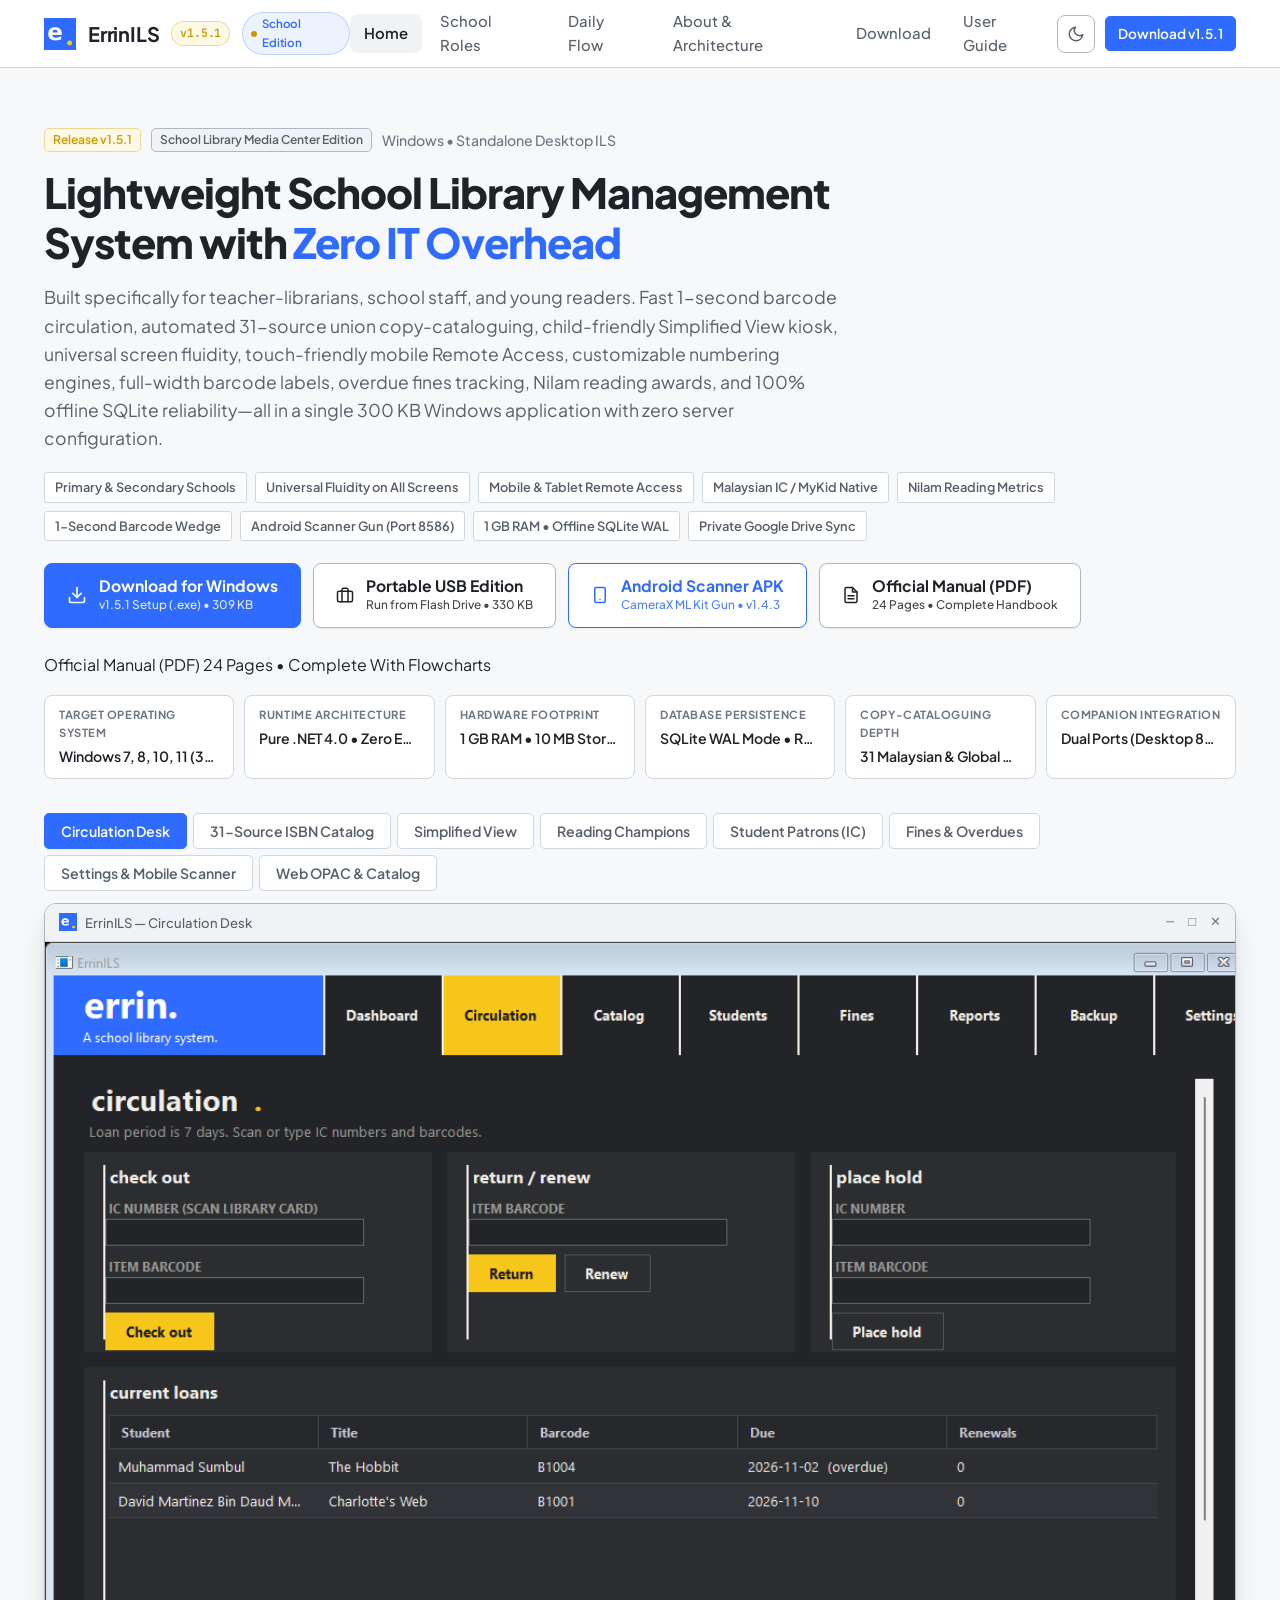
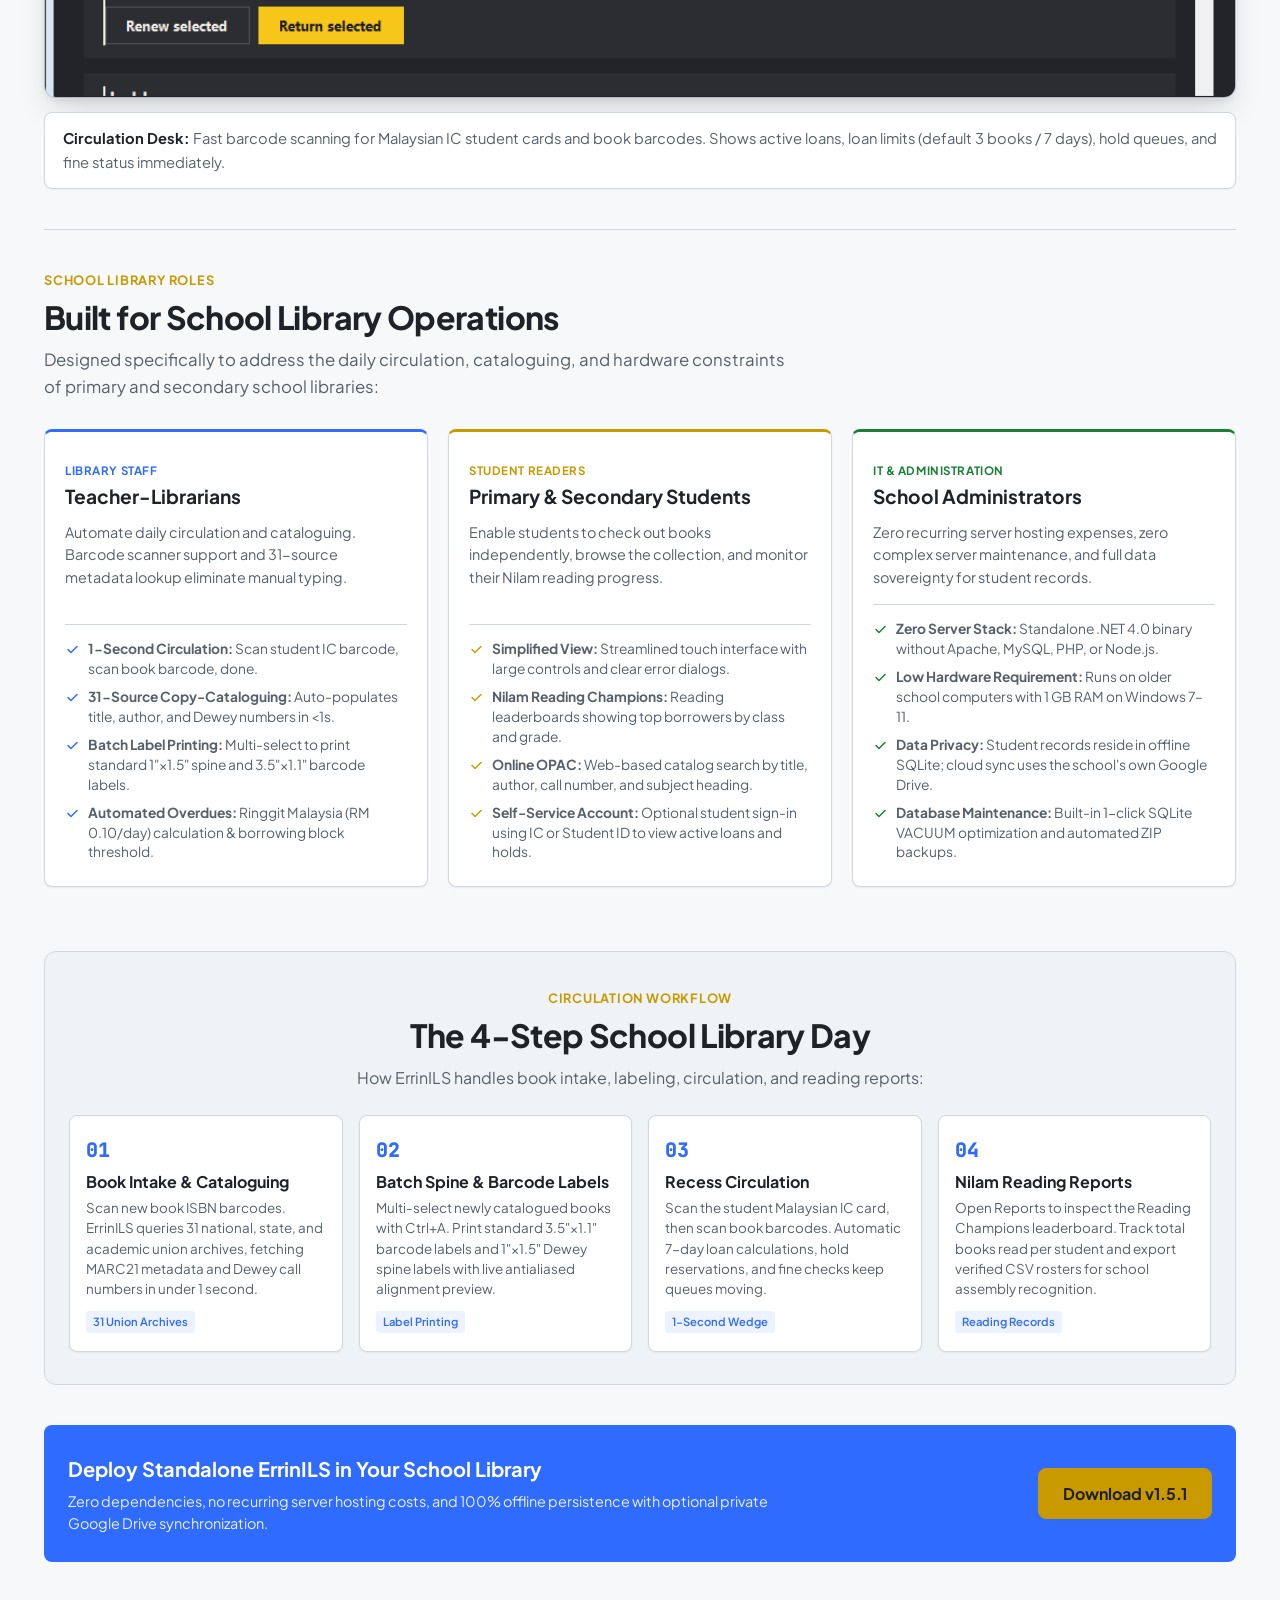
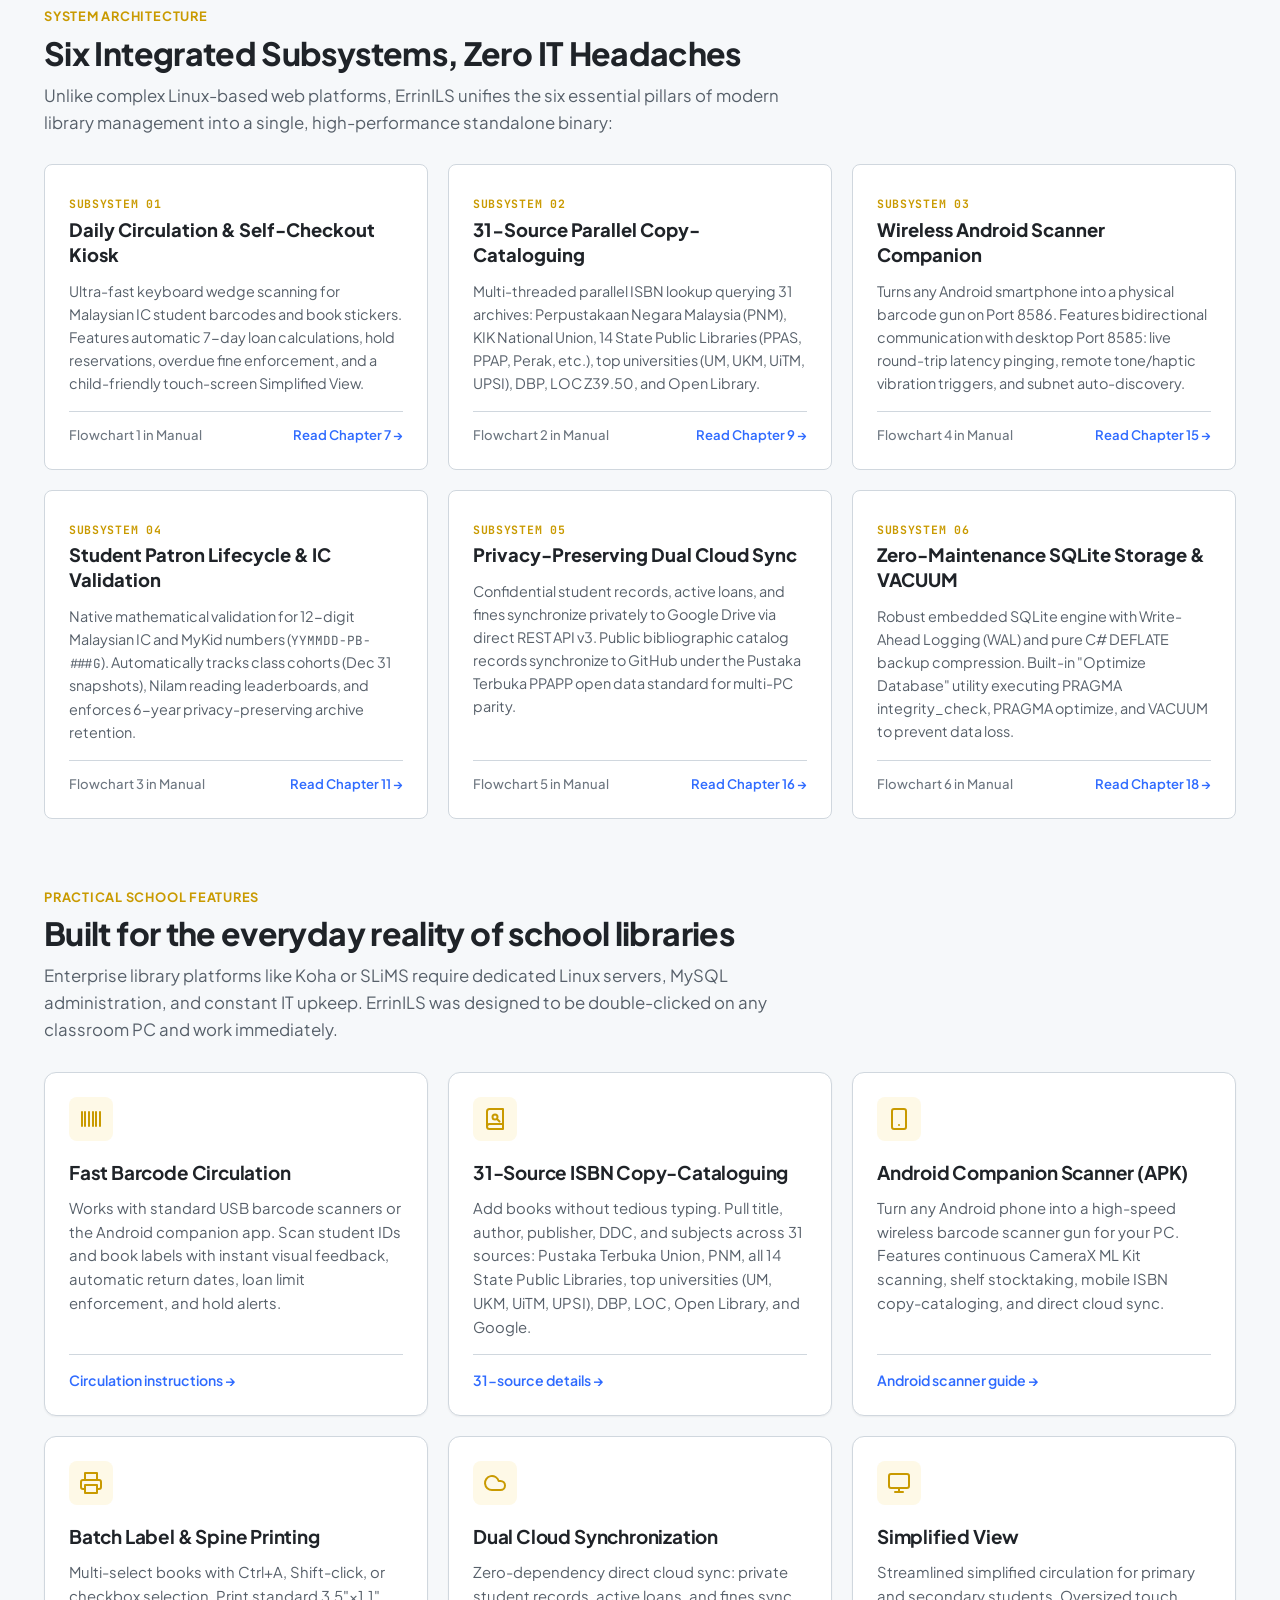
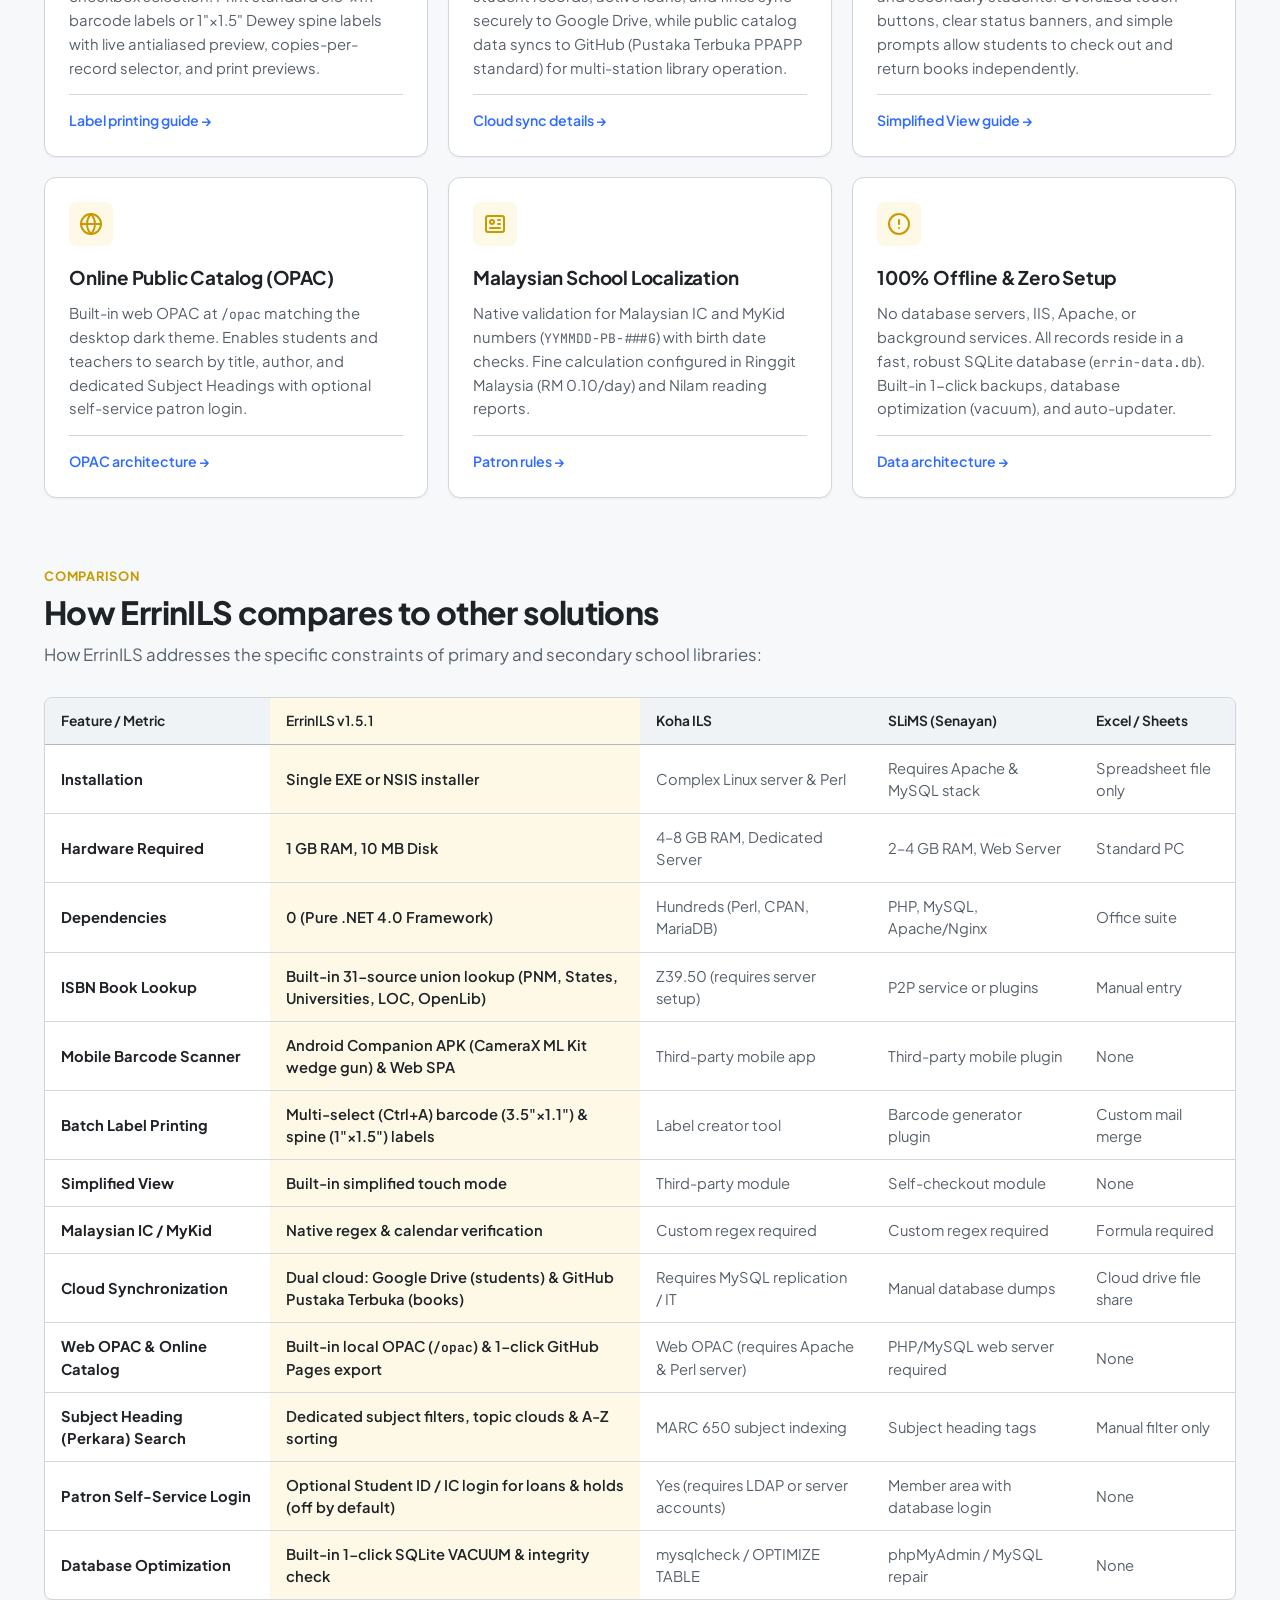
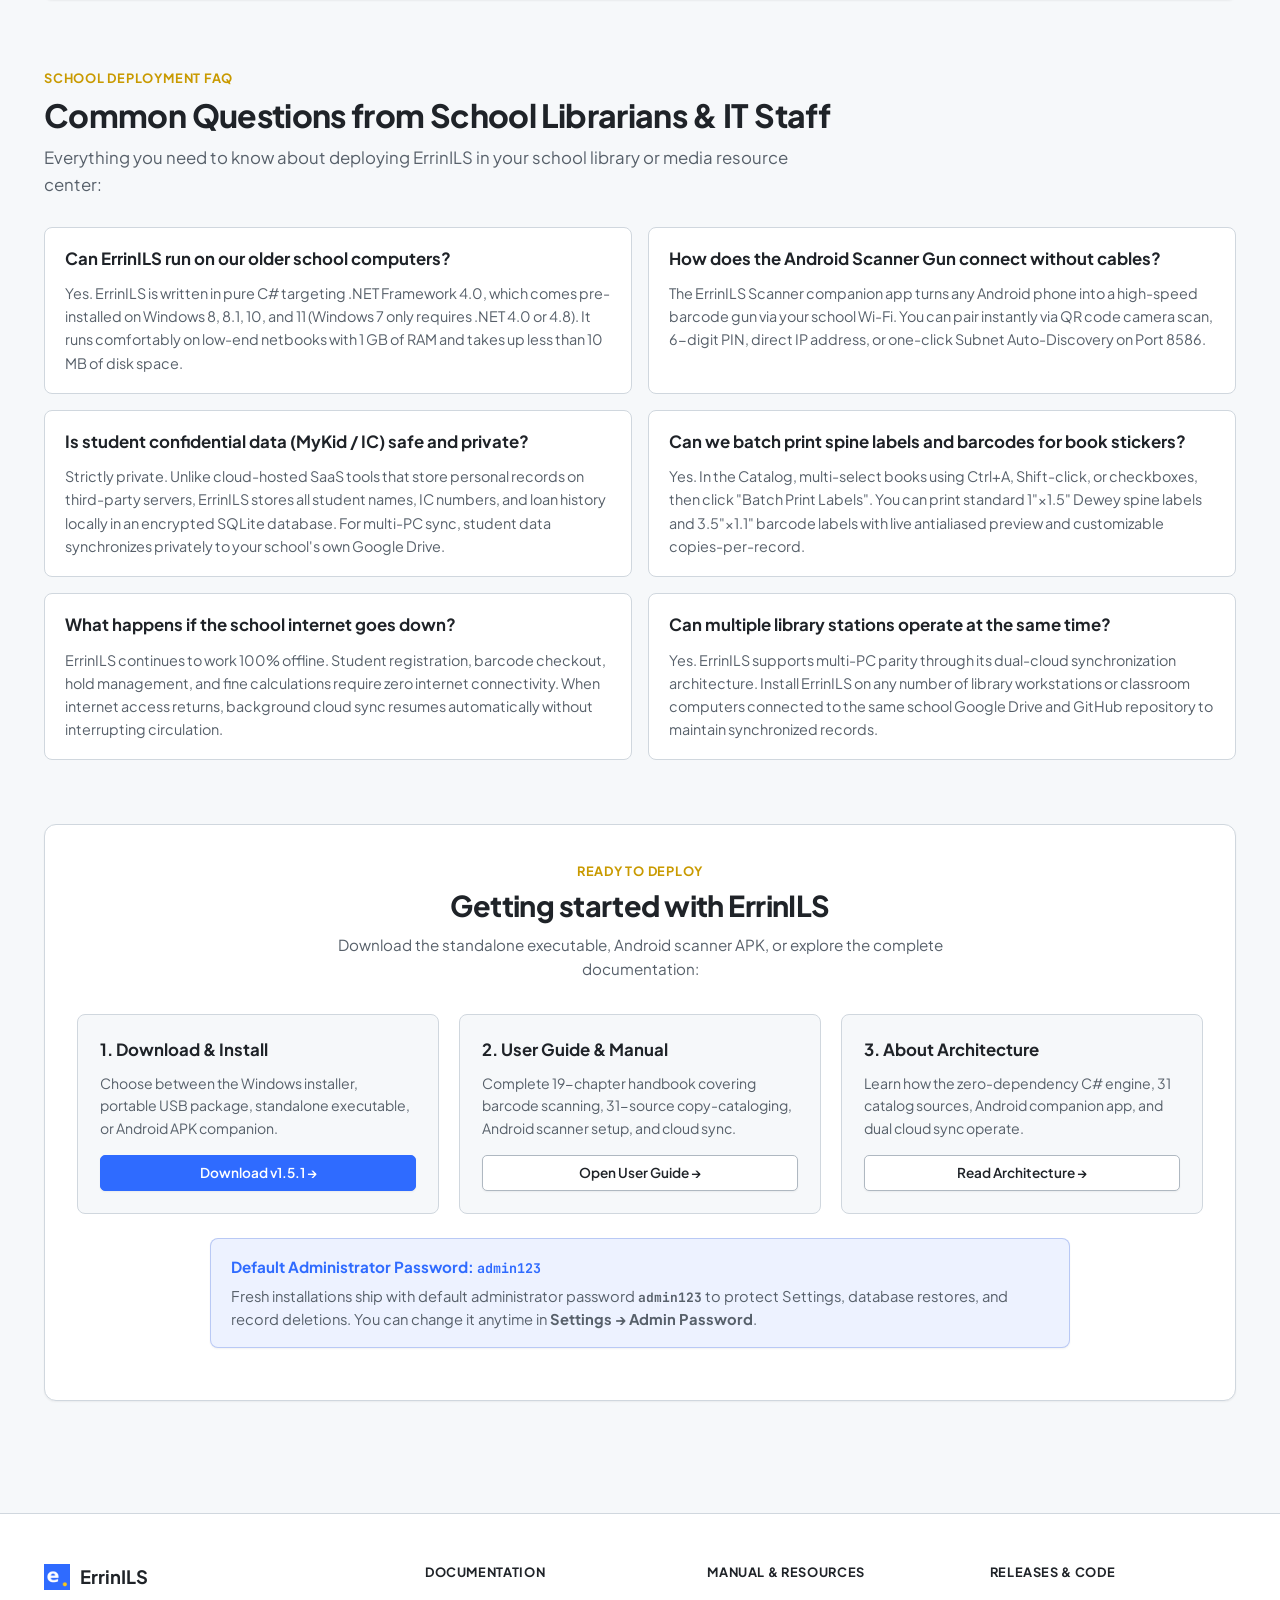
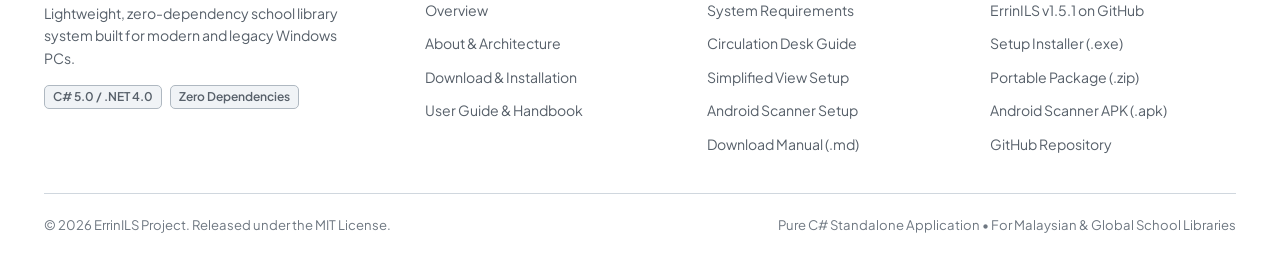
<file: docs/index.html>
<!DOCTYPE html>
<html lang="en">

<head>
  <meta charset="UTF-8">
  <meta name="viewport" content="width=device-width, initial-scale=1.0">
  <title>ErrinILS - Modern School Library System for Windows (Pusat Sumber Sekolah)</title>
  <meta name="description"
    content="Lightweight, zero-dependency school library system (ILS) for Windows. 1-second barcode circulation, automated 31-source union copy-cataloguing, child-friendly Simplified View kiosk, Nilam reading leaderboards, and offline SQLite resilience.">
  <link rel="icon" type="image/png" href="assets/icon.png">
  <link rel="preconnect" href="https://fonts.googleapis.com">
  <link rel="preconnect" href="https://fonts.gstatic.com" crossorigin>
  <link href="https://fonts.googleapis.com/css2?family=Plus+Jakarta+Sans:ital,wght@0,300;0,400;0,500;0,600;0,700;0,800;1,400;1,600&family=Outfit:wght@500;600;700;800&family=JetBrains+Mono:wght@400;500;600&display=swap" rel="stylesheet">
  <link rel="stylesheet" href="styles.css">
  <script>
    (function () {
      var theme = localStorage.getItem('errin_theme');
      if (!theme) {
        theme = window.matchMedia && window.matchMedia('(prefers-color-scheme: dark)').matches ? 'dark' : 'light';
      }
      document.documentElement.setAttribute('data-theme', theme);
    })();
  </script>
</head>

<body>

  <!-- Site Header -->
  <header class="site-header">
    <div class="header-container">
      <a href="index.html" class="brand-link">
        <img src="assets/icon.png" alt="ErrinILS Logo" class="brand-icon">
        <span>ErrinILS</span>
        <span class="brand-badge">v1.5.1</span>
        <span class="brand-school-pill"><span class="school-dot"></span>School Edition</span>
      </a>

      <button class="mobile-menu-btn" aria-label="Toggle navigation" aria-expanded="false">☰</button>

      <nav class="main-nav">
        <a href="index.html" class="nav-link active">Home</a>
        <a href="#roles" class="nav-link">School Roles</a>
        <a href="#workflow" class="nav-link">Daily Flow</a>
        <a href="about.html" class="nav-link">About &amp; Architecture</a>
        <a href="download.html" class="nav-link">Download</a>
        <a href="guide.html" class="nav-link">User Guide</a>
      </nav>

      <div class="nav-actions">
        <button class="theme-toggle-btn" aria-label="Toggle theme" title="Toggle theme"></button>
        <a href="download.html" class="btn btn-primary btn-sm">Download v1.5.1</a>
      </div>
    </div>
  </header>

  <!-- Main Content Container -->
  <main class="page-container">

    <!-- Hero Section -->
    <section class="hero">
      <div class="hero-container">

        <div class="hero-badge-row">
          <span class="badge badge-gold">Release v1.5.1</span>
          <span class="badge badge-subtle">School Library Media Center Edition</span>
          <span class="hero-tagline">Windows &bull; Standalone Desktop ILS</span>
        </div>

        <h1 class="hero-title">
          Lightweight School Library Management System with <span class="title-accent">Zero IT Overhead</span>
        </h1>

        <p class="hero-lead">
          Built specifically for teacher-librarians, school staff, and young readers. Fast 1-second barcode circulation, automated 31-source union copy-cataloguing, child-friendly Simplified View kiosk, universal screen fluidity, touch-friendly mobile Remote Access, customizable numbering engines, full-width barcode labels, overdue fines tracking, Nilam reading awards, and 100% offline SQLite reliability—all in a single 300 KB Windows application with zero server configuration.
        </p>

        <!-- School Library Trust Badges -->
        <div class="school-trust-badges">
          <div class="trust-badge">Primary &amp; Secondary Schools</div>
          <div class="trust-badge">Universal Fluidity on All Screens</div>
          <div class="trust-badge">Mobile &amp; Tablet Remote Access</div>
          <div class="trust-badge">Malaysian IC / MyKid Native</div>
          <div class="trust-badge">Nilam Reading Metrics</div>
          <div class="trust-badge">1-Second Barcode Wedge</div>
          <div class="trust-badge">Android Scanner Gun (Port 8586)</div>
          <div class="trust-badge">1 GB RAM &bull; Offline SQLite WAL</div>
          <div class="trust-badge">Private Google Drive Sync</div>
        </div>

        <div class="hero-actions">
          <a href="download.html" class="btn btn-primary btn-hero-cta">
            <svg width="20" height="20" viewBox="0 0 24 24" fill="none" stroke="currentColor" stroke-width="2"
              stroke-linecap="round" stroke-linejoin="round">
              <path d="M21 15v4a2 2 0 0 1-2 2H5a2 2 0 0 1-2-2v-4"></path>
              <polyline points="7 10 12 15 17 10"></polyline>
              <line x1="12" y1="15" x2="12" y2="3"></line>
            </svg>
            <span class="cta-text">
              <span class="cta-title">Download for Windows</span>
              <span class="cta-sub">v1.5.1 Setup (.exe) • 309 KB</span>
            </span>
          </a>

          <a href="https://github.com/RZSY/ErrinILS/releases/download/v1.5.1/ErrinILS-Windows-v1.5.1.zip" class="btn btn-secondary btn-hero-cta">
            <svg width="18" height="18" viewBox="0 0 24 24" fill="none" stroke="currentColor" stroke-width="2"
              stroke-linecap="round" stroke-linejoin="round">
              <rect x="2" y="7" width="20" height="14" rx="2" ry="2"></rect>
              <path d="M16 21V5a2 2 0 0 0-2-2h-4a2 2 0 0 0-2 2v16"></path>
            </svg>
            <span class="cta-text">
              <span class="cta-title">Portable USB Edition</span>
              <span class="cta-sub">Run from Flash Drive • 330 KB</span>
            </span>
          </a>

          <a href="https://github.com/RZSY/ErrinILS/releases/download/v1.4.3/ErrinILS-Scanner-v1.4.3.apk" class="btn btn-secondary btn-hero-cta" style="border-color: var(--accent-blue); color: var(--accent-blue);">
            <svg width="18" height="18" viewBox="0 0 24 24" fill="none" stroke="currentColor" stroke-width="2"
              stroke-linecap="round" stroke-linejoin="round">
              <rect x="5" y="2" width="14" height="20" rx="2" ry="2"></rect>
              <line x1="12" y1="18" x2="12.01" y2="18"></line>
            </svg>
            <span class="cta-text">
              <span class="cta-title">Android Scanner APK</span>
              <span class="cta-sub">CameraX ML Kit Gun • v1.4.3</span>
            </span>
          </a>

          <a href="assets/ErrinILS-User-Guide.pdf" class="btn btn-secondary btn-hero-cta" download="ErrinILS-User-Guide-v1.5.1.pdf">
            <svg width="18" height="18" viewBox="0 0 24 24" fill="none" stroke="currentColor" stroke-width="2"
              stroke-linecap="round" stroke-linejoin="round">
              <path d="M14 2H6a2 2 0 0 0-2 2v16a2 2 0 0 0 2 2h12a2 2 0 0 0 2-2V8z"></path>
              <polyline points="14 2 14 8 20 8"></polyline>
              <line x1="16" y1="13" x2="8" y2="13"></line>
              <line x1="16" y1="17" x2="8" y2="17"></line>
            </svg>
            <span class="cta-text">
              <span class="cta-title">Official Manual (PDF)</span>
              <span class="cta-sub">24 Pages • Complete Handbook</span>
            </span>
          </a>
        </div>
              <line x1="16" y1="13" x2="8" y2="13"></line>
              <line x1="16" y1="17" x2="8" y2="17"></line>
            </svg>
            <span class="cta-text">
              <span class="cta-title">Official Manual (PDF)</span>
              <span class="cta-sub">24 Pages • Complete With Flowcharts</span>
            </span>
          </a>
        </div>

        <!-- Institutional Specifications Matrix Bar -->
        <div class="hero-specs-grid">
          <div class="spec-pill">
            <span class="spec-label">Target Operating System</span>
            <span class="spec-value">Windows 7, 8, 10, 11 (32 &amp; 64-bit)</span>
          </div>
          <div class="spec-pill">
            <span class="spec-label">Runtime Architecture</span>
            <span class="spec-value">Pure .NET 4.0 • Zero External DLLs</span>
          </div>
          <div class="spec-pill">
            <span class="spec-label">Hardware Footprint</span>
            <span class="spec-value">1 GB RAM • 10 MB Storage</span>
          </div>
          <div class="spec-pill">
            <span class="spec-label">Database Persistence</span>
            <span class="spec-value">SQLite WAL Mode • Relational ACID</span>
          </div>
          <div class="spec-pill">
            <span class="spec-label">Copy-Cataloguing Depth</span>
            <span class="spec-value">31 Malaysian &amp; Global Archives</span>
          </div>
          <div class="spec-pill">
            <span class="spec-label">Companion Integration</span>
            <span class="spec-value">Dual Ports (Desktop 8585 &harr; App 8586)</span>
          </div>
        </div>

        <!-- Real Application Showcase -->
        <div class="app-showcase">
          <div class="showcase-tabs" role="tablist">
            <button class="showcase-tab active" data-shot="circulation" role="tab" aria-selected="true">Circulation Desk</button>
            <button class="showcase-tab" data-shot="catalog" role="tab" aria-selected="false">31-Source ISBN Catalog</button>
            <button class="showcase-tab" data-shot="simple" role="tab" aria-selected="false">Simplified View</button>
            <button class="showcase-tab" data-shot="reports" role="tab" aria-selected="false">Reading Champions</button>
            <button class="showcase-tab" data-shot="students" role="tab" aria-selected="false">Student Patrons (IC)</button>
            <button class="showcase-tab" data-shot="fines" role="tab" aria-selected="false">Fines &amp; Overdues</button>
            <button class="showcase-tab" data-shot="settings" role="tab" aria-selected="false">Settings &amp; Mobile Scanner</button>
            <button class="showcase-tab" data-shot="opac" role="tab" aria-selected="false">Web OPAC &amp; Catalog</button>
          </div>

          <div class="window-frame">
            <div class="window-titlebar">
              <div class="window-titlebar-left">
                <img src="assets/icon.png" alt="ErrinILS" class="window-app-icon">
                <span class="window-title-text" id="window-title-text">ErrinILS — Circulation Desk</span>
              </div>
              <div class="window-controls">
                <span class="win-btn win-min">─</span>
                <span class="win-btn win-max">□</span>
                <span class="win-btn win-close">✕</span>
              </div>
            </div>
            <div class="window-screen">
              <img src="assets/screenshot-circulation.png" alt="ErrinILS Circulation Screen" id="showcase-image"
                class="showcase-img">
            </div>
          </div>

          <div class="showcase-caption" id="showcase-caption">
            <strong>Circulation Desk:</strong> Fast barcode scanning for Malaysian IC student cards and book barcodes.
            Shows active loans, loan limits (default 3 books / 7 days), hold queues, and fine status immediately.
          </div>
        </div>

      </div>
    </section>

    <!-- School Roles Section -->
    <section class="section" id="roles">
      <div class="section-header">
        <span class="section-eyebrow">School Library Roles</span>
        <h2 class="section-title">Built for School Library Operations</h2>
        <p class="section-subtitle">
          Designed specifically to address the daily circulation, cataloguing, and hardware constraints of primary and secondary school libraries:
        </p>
      </div>

      <div class="roles-grid">
        <!-- Persona 1: Teacher-Librarians -->
        <div class="role-card role-librarian">
          <div class="role-header">
            <span class="role-badge">Library Staff</span>
            <h3 class="role-title">Teacher-Librarians</h3>
          </div>
          <p class="role-desc">
            Automate daily circulation and cataloguing. Barcode scanner support and 31-source metadata lookup eliminate manual typing.
          </p>
          <ul class="role-features-list">
            <li>
              <svg viewBox="0 0 20 20" fill="currentColor"><path fill-rule="evenodd" d="M16.707 5.293a1 1 0 010 1.414l-8 8a1 1 0 01-1.414 0l-4-4a1 1 0 011.414-1.414L8 12.586l7.293-7.293a1 1 0 011.414 0z" clip-rule="evenodd"/></svg>
              <span><strong>1-Second Circulation:</strong> Scan student IC barcode, scan book barcode, done.</span>
            </li>
            <li>
              <svg viewBox="0 0 20 20" fill="currentColor"><path fill-rule="evenodd" d="M16.707 5.293a1 1 0 010 1.414l-8 8a1 1 0 01-1.414 0l-4-4a1 1 0 011.414-1.414L8 12.586l7.293-7.293a1 1 0 011.414 0z" clip-rule="evenodd"/></svg>
              <span><strong>31-Source Copy-Cataloguing:</strong> Auto-populates title, author, and Dewey numbers in &lt;1s.</span>
            </li>
            <li>
              <svg viewBox="0 0 20 20" fill="currentColor"><path fill-rule="evenodd" d="M16.707 5.293a1 1 0 010 1.414l-8 8a1 1 0 01-1.414 0l-4-4a1 1 0 011.414-1.414L8 12.586l7.293-7.293a1 1 0 011.414 0z" clip-rule="evenodd"/></svg>
              <span><strong>Batch Label Printing:</strong> Multi-select to print standard 1"×1.5" spine and 3.5"×1.1" barcode labels.</span>
            </li>
            <li>
              <svg viewBox="0 0 20 20" fill="currentColor"><path fill-rule="evenodd" d="M16.707 5.293a1 1 0 010 1.414l-8 8a1 1 0 01-1.414 0l-4-4a1 1 0 011.414-1.414L8 12.586l7.293-7.293a1 1 0 011.414 0z" clip-rule="evenodd"/></svg>
              <span><strong>Automated Overdues:</strong> Ringgit Malaysia (RM 0.10/day) calculation &amp; borrowing block threshold.</span>
            </li>
          </ul>
        </div>

        <!-- Persona 2: Students & Young Readers -->
        <div class="role-card role-students">
          <div class="role-header">
            <span class="role-badge">Student Readers</span>
            <h3 class="role-title">Primary &amp; Secondary Students</h3>
          </div>
          <p class="role-desc">
            Enable students to check out books independently, browse the collection, and monitor their Nilam reading progress.
          </p>
          <ul class="role-features-list">
            <li>
              <svg viewBox="0 0 20 20" fill="currentColor"><path fill-rule="evenodd" d="M16.707 5.293a1 1 0 010 1.414l-8 8a1 1 0 01-1.414 0l-4-4a1 1 0 011.414-1.414L8 12.586l7.293-7.293a1 1 0 011.414 0z" clip-rule="evenodd"/></svg>
              <span><strong>Simplified View:</strong> Streamlined touch interface with large controls and clear error dialogs.</span>
            </li>
            <li>
              <svg viewBox="0 0 20 20" fill="currentColor"><path fill-rule="evenodd" d="M16.707 5.293a1 1 0 010 1.414l-8 8a1 1 0 01-1.414 0l-4-4a1 1 0 011.414-1.414L8 12.586l7.293-7.293a1 1 0 011.414 0z" clip-rule="evenodd"/></svg>
              <span><strong>Nilam Reading Champions:</strong> Reading leaderboards showing top borrowers by class and grade.</span>
            </li>
            <li>
              <svg viewBox="0 0 20 20" fill="currentColor"><path fill-rule="evenodd" d="M16.707 5.293a1 1 0 010 1.414l-8 8a1 1 0 01-1.414 0l-4-4a1 1 0 011.414-1.414L8 12.586l7.293-7.293a1 1 0 011.414 0z" clip-rule="evenodd"/></svg>
              <span><strong>Online OPAC:</strong> Web-based catalog search by title, author, call number, and subject heading.</span>
            </li>
            <li>
              <svg viewBox="0 0 20 20" fill="currentColor"><path fill-rule="evenodd" d="M16.707 5.293a1 1 0 010 1.414l-8 8a1 1 0 01-1.414 0l-4-4a1 1 0 011.414-1.414L8 12.586l7.293-7.293a1 1 0 011.414 0z" clip-rule="evenodd"/></svg>
              <span><strong>Self-Service Account:</strong> Optional student sign-in using IC or Student ID to view active loans and holds.</span>
            </li>
          </ul>
        </div>

        <!-- Persona 3: School Admin & IT -->
        <div class="role-card role-admin">
          <div class="role-header">
            <span class="role-badge">IT &amp; Administration</span>
            <h3 class="role-title">School Administrators</h3>
          </div>
          <p class="role-desc">
            Zero recurring server hosting expenses, zero complex server maintenance, and full data sovereignty for student records.
          </p>
          <ul class="role-features-list">
            <li>
              <svg viewBox="0 0 20 20" fill="currentColor"><path fill-rule="evenodd" d="M16.707 5.293a1 1 0 010 1.414l-8 8a1 1 0 01-1.414 0l-4-4a1 1 0 011.414-1.414L8 12.586l7.293-7.293a1 1 0 011.414 0z" clip-rule="evenodd"/></svg>
              <span><strong>Zero Server Stack:</strong> Standalone .NET 4.0 binary without Apache, MySQL, PHP, or Node.js.</span>
            </li>
            <li>
              <svg viewBox="0 0 20 20" fill="currentColor"><path fill-rule="evenodd" d="M16.707 5.293a1 1 0 010 1.414l-8 8a1 1 0 01-1.414 0l-4-4a1 1 0 011.414-1.414L8 12.586l7.293-7.293a1 1 0 011.414 0z" clip-rule="evenodd"/></svg>
              <span><strong>Low Hardware Requirement:</strong> Runs on older school computers with 1 GB RAM on Windows 7–11.</span>
            </li>
            <li>
              <svg viewBox="0 0 20 20" fill="currentColor"><path fill-rule="evenodd" d="M16.707 5.293a1 1 0 010 1.414l-8 8a1 1 0 01-1.414 0l-4-4a1 1 0 011.414-1.414L8 12.586l7.293-7.293a1 1 0 011.414 0z" clip-rule="evenodd"/></svg>
              <span><strong>Data Privacy:</strong> Student records reside in offline SQLite; cloud sync uses the school's own Google Drive.</span>
            </li>
            <li>
              <svg viewBox="0 0 20 20" fill="currentColor"><path fill-rule="evenodd" d="M16.707 5.293a1 1 0 010 1.414l-8 8a1 1 0 01-1.414 0l-4-4a1 1 0 011.414-1.414L8 12.586l7.293-7.293a1 1 0 011.414 0z" clip-rule="evenodd"/></svg>
              <span><strong>Database Maintenance:</strong> Built-in 1-click SQLite VACUUM optimization and automated ZIP backups.</span>
            </li>
          </ul>
        </div>
      </div>
    </section>

    <!-- Visual 4-Step Workflow: The Daily School Library Routine -->
    <section class="section workflow-section" id="workflow">
      <div style="text-align: center; max-width: 760px; margin: 0 auto;">
        <span class="section-eyebrow">Circulation Workflow</span>
        <h2 class="section-title">The 4-Step School Library Day</h2>
        <p style="color: var(--text-muted); font-size: 1rem;">
          How ErrinILS handles book intake, labeling, circulation, and reading reports:
        </p>
      </div>

      <div class="workflow-grid">
        <!-- Step 1 -->
        <div class="workflow-card">
          <div class="workflow-step-num">01</div>
          <h4 class="workflow-card-title">Book Intake &amp; Cataloguing</h4>
          <p class="workflow-card-desc">
            Scan new book ISBN barcodes. ErrinILS queries 31 national, state, and academic union archives, fetching MARC21 metadata and Dewey call numbers in under 1 second.
          </p>
          <span class="workflow-tag">31 Union Archives</span>
        </div>

        <!-- Step 2 -->
        <div class="workflow-card">
          <div class="workflow-step-num">02</div>
          <h4 class="workflow-card-title">Batch Spine &amp; Barcode Labels</h4>
          <p class="workflow-card-desc">
            Multi-select newly catalogued books with Ctrl+A. Print standard 3.5"×1.1" barcode labels and 1"×1.5" Dewey spine labels with live antialiased alignment preview.
          </p>
          <span class="workflow-tag">Label Printing</span>
        </div>

        <!-- Step 3 -->
        <div class="workflow-card">
          <div class="workflow-step-num">03</div>
          <h4 class="workflow-card-title">Recess Circulation</h4>
          <p class="workflow-card-desc">
            Scan the student Malaysian IC card, then scan book barcodes. Automatic 7-day loan calculations, hold reservations, and fine checks keep queues moving.
          </p>
          <span class="workflow-tag">1-Second Wedge</span>
        </div>

        <!-- Step 4 -->
        <div class="workflow-card">
          <div class="workflow-step-num">04</div>
          <h4 class="workflow-card-title">Nilam Reading Reports</h4>
          <p class="workflow-card-desc">
            Open Reports to inspect the Reading Champions leaderboard. Track total books read per student and export verified CSV rosters for school assembly recognition.
          </p>
          <span class="workflow-tag">Reading Records</span>
        </div>
      </div>
    </section>

    <!-- Institutional Deployment Banner -->
    <div class="deployment-banner">
      <div class="deployment-banner-content">
        <h3 class="deployment-banner-title">Deploy Standalone ErrinILS in Your School Library</h3>
        <p class="deployment-banner-desc">
          Zero dependencies, no recurring server hosting costs, and 100% offline persistence with optional private Google Drive synchronization.
        </p>
      </div>
      <div>
        <a href="download.html" class="btn btn-gold btn-lg">Download v1.5.1</a>
      </div>
    </div>

    <!-- Subsystem Architecture Overview -->
    <section class="section">
      <div class="section-header">
        <span class="section-eyebrow">System Architecture</span>
        <h2 class="section-title">Six Integrated Subsystems, Zero IT Headaches</h2>
        <p class="section-subtitle">
          Unlike complex Linux-based web platforms, ErrinILS unifies the six essential pillars of modern library management into a single, high-performance standalone binary:
        </p>
      </div>

      <div class="subsystems-grid">
        <!-- Subsystem 1 -->
        <div class="subsystem-card">
          <div class="subsystem-header">
            <span class="subsystem-tag">Subsystem 01</span>
            <h3 class="subsystem-title">Daily Circulation &amp; Self-Checkout Kiosk</h3>
          </div>
          <p class="subsystem-desc">
            Ultra-fast keyboard wedge scanning for Malaysian IC student barcodes and book stickers. Features automatic 7-day loan calculations, hold reservations, overdue fine enforcement, and a child-friendly touch-screen Simplified View.
          </p>
          <div class="subsystem-footer">
            <span>Flowchart 1 in Manual</span>
            <a href="guide.html#ch7">Read Chapter 7 &rarr;</a>
          </div>
        </div>

        <!-- Subsystem 2 -->
        <div class="subsystem-card">
          <div class="subsystem-header">
            <span class="subsystem-tag">Subsystem 02</span>
            <h3 class="subsystem-title">31-Source Parallel Copy-Cataloguing</h3>
          </div>
          <p class="subsystem-desc">
            Multi-threaded parallel ISBN lookup querying 31 archives: Perpustakaan Negara Malaysia (PNM), KIK National Union, 14 State Public Libraries (PPAS, PPAP, Perak, etc.), top universities (UM, UKM, UiTM, UPSI), DBP, LOC Z39.50, and Open Library.
          </p>
          <div class="subsystem-footer">
            <span>Flowchart 2 in Manual</span>
            <a href="guide.html#ch9-4">Read Chapter 9 &rarr;</a>
          </div>
        </div>

        <!-- Subsystem 3 -->
        <div class="subsystem-card">
          <div class="subsystem-header">
            <span class="subsystem-tag">Subsystem 03</span>
            <h3 class="subsystem-title">Wireless Android Scanner Companion</h3>
          </div>
          <p class="subsystem-desc">
            Turns any Android smartphone into a physical barcode gun on Port 8586. Features bidirectional communication with desktop Port 8585: live round-trip latency pinging, remote tone/haptic vibration triggers, and subnet auto-discovery.
          </p>
          <div class="subsystem-footer">
            <span>Flowchart 4 in Manual</span>
            <a href="guide.html#ch13-7">Read Chapter 15 &rarr;</a>
          </div>
        </div>

        <!-- Subsystem 4 -->
        <div class="subsystem-card">
          <div class="subsystem-header">
            <span class="subsystem-tag">Subsystem 04</span>
            <h3 class="subsystem-title">Student Patron Lifecycle &amp; IC Validation</h3>
          </div>
          <p class="subsystem-desc">
            Native mathematical validation for 12-digit Malaysian IC and MyKid numbers (<code>YYMMDD-PB-###G</code>). Automatically tracks class cohorts (Dec 31 snapshots), Nilam reading leaderboards, and enforces 6-year privacy-preserving archive retention.
          </p>
          <div class="subsystem-footer">
            <span>Flowchart 3 in Manual</span>
            <a href="guide.html#ch10">Read Chapter 11 &rarr;</a>
          </div>
        </div>

        <!-- Subsystem 5 -->
        <div class="subsystem-card">
          <div class="subsystem-header">
            <span class="subsystem-tag">Subsystem 05</span>
            <h3 class="subsystem-title">Privacy-Preserving Dual Cloud Sync</h3>
          </div>
          <p class="subsystem-desc">
            Confidential student records, active loans, and fines synchronize privately to Google Drive via direct REST API v3. Public bibliographic catalog records synchronize to GitHub under the Pustaka Terbuka PPAPP open data standard for multi-PC parity.
          </p>
          <div class="subsystem-footer">
            <span>Flowchart 5 in Manual</span>
            <a href="guide.html#ch13-9">Read Chapter 16 &rarr;</a>
          </div>
        </div>

        <!-- Subsystem 6 -->
        <div class="subsystem-card">
          <div class="subsystem-header">
            <span class="subsystem-tag">Subsystem 06</span>
            <h3 class="subsystem-title">Zero-Maintenance SQLite Storage &amp; VACUUM</h3>
          </div>
          <p class="subsystem-desc">
            Robust embedded SQLite engine with Write-Ahead Logging (WAL) and pure C# DEFLATE backup compression. Built-in "Optimize Database" utility executing PRAGMA integrity_check, PRAGMA optimize, and VACUUM to prevent data loss.
          </p>
          <div class="subsystem-footer">
            <span>Flowchart 6 in Manual</span>
            <a href="about.html#persistence">Read Chapter 18 &rarr;</a>
          </div>
        </div>
      </div>
    </section>

    <!-- Core Features Section -->
    <section class="section">
      <div class="section-header">
        <span class="section-eyebrow">Practical School Features</span>
        <h2 class="section-title">Built for the everyday reality of school libraries</h2>
        <p class="section-subtitle">
          Enterprise library platforms like Koha or SLiMS require dedicated Linux servers, MySQL administration, and
          constant IT upkeep. ErrinILS was designed to be double-clicked on any classroom PC and work immediately.
        </p>
      </div>

      <div class="grid-3">
        <!-- Feature 1 -->
        <div class="card">
          <div class="card-icon">
            <svg viewBox="0 0 24 24" fill="none" stroke="currentColor" stroke-width="2" stroke-linecap="round"
              stroke-linejoin="round">
              <path d="M3 5v14M6 5v14M10 5v14M14 5v14M17 5v14M21 5v14"></path>
            </svg>
          </div>
          <h3 class="card-title">Fast Barcode Circulation</h3>
          <p class="card-text">
            Works with standard USB barcode scanners or the Android companion app. Scan student IDs and book labels with instant visual feedback,
            automatic return dates, loan limit enforcement, and hold alerts.
          </p>
          <div class="card-footer">
            <a href="guide.html#ch7" class="card-link">Circulation instructions →</a>
          </div>
        </div>

        <!-- Feature 2 -->
        <div class="card">
          <div class="card-icon">
            <svg viewBox="0 0 24 24" fill="none" stroke="currentColor" stroke-width="2" stroke-linecap="round"
              stroke-linejoin="round">
              <path d="M4 19.5A2.5 2.5 0 0 1 6.5 17H20"></path>
              <path d="M6.5 2H20v20H6.5A2.5 2.5 0 0 1 4 19.5v-15A2.5 2.5 0 0 1 6.5 2z"></path>
              <circle cx="12" cy="10" r="2.5"></circle>
              <line x1="14" y1="12" x2="16.5" y2="14.5"></line>
            </svg>
          </div>
          <h3 class="card-title">31-Source ISBN Copy-Cataloguing</h3>
          <p class="card-text">
            Add books without tedious typing. Pull title, author, publisher, DDC, and subjects across 31 sources: Pustaka Terbuka Union, PNM, all 14 State Public Libraries, top universities (UM, UKM, UiTM, UPSI), DBP, LOC, Open Library, and Google.
          </p>
          <div class="card-footer">
            <a href="guide.html#ch9-4" class="card-link">31-source details →</a>
          </div>
        </div>

        <!-- Feature 3 -->
        <div class="card">
          <div class="card-icon">
            <svg viewBox="0 0 24 24" fill="none" stroke="currentColor" stroke-width="2" stroke-linecap="round"
              stroke-linejoin="round">
              <rect x="5" y="2" width="14" height="20" rx="2" ry="2"></rect>
              <line x1="12" y1="18" x2="12.01" y2="18"></line>
            </svg>
          </div>
          <h3 class="card-title">Android Companion Scanner (APK)</h3>
          <p class="card-text">
            Turn any Android phone into a high-speed wireless barcode scanner gun for your PC. Features continuous CameraX ML Kit scanning, shelf stocktaking, mobile ISBN copy-cataloging, and direct cloud sync.
          </p>
          <div class="card-footer">
            <a href="guide.html#ch13-7" class="card-link">Android scanner guide →</a>
          </div>
        </div>

        <!-- Feature 4 -->
        <div class="card">
          <div class="card-icon">
            <svg viewBox="0 0 24 24" fill="none" stroke="currentColor" stroke-width="2" stroke-linecap="round"
              stroke-linejoin="round">
              <polyline points="6 9 6 2 18 2 18 9"></polyline>
              <path d="M6 18H4a2 2 0 0 1-2-2v-5a2 2 0 0 1 2-2h16a2 2 0 0 1 2 2v5a2 2 0 0 1-2 2h-2"></path>
              <rect x="6" y="14" width="12" height="8"></rect>
            </svg>
          </div>
          <h3 class="card-title">Batch Label &amp; Spine Printing</h3>
          <p class="card-text">
            Multi-select books with Ctrl+A, Shift-click, or checkbox selection. Print standard 3.5"×1.1" barcode labels or 1"×1.5" Dewey spine labels with live antialiased preview, copies-per-record selector, and print previews.
          </p>
          <div class="card-footer">
            <a href="guide.html#ch9-11" class="card-link">Label printing guide →</a>
          </div>
        </div>

        <!-- Feature 5 -->
        <div class="card">
          <div class="card-icon">
            <svg viewBox="0 0 24 24" fill="none" stroke="currentColor" stroke-width="2" stroke-linecap="round"
              stroke-linejoin="round">
              <path d="M17.5 19H9a7 7 0 1 1 6.71-9h1.79a4.5 4.5 0 1 1 0 9Z"></path>
            </svg>
          </div>
          <h3 class="card-title">Dual Cloud Synchronization</h3>
          <p class="card-text">
            Zero-dependency direct cloud sync: private student records, active loans, and fines sync securely to Google Drive, while public catalog data syncs to GitHub (Pustaka Terbuka PPAPP standard) for multi-station library operation.
          </p>
          <div class="card-footer">
            <a href="guide.html#ch13-9" class="card-link">Cloud sync details →</a>
          </div>
        </div>

        <!-- Feature 6 -->
        <div class="card">
          <div class="card-icon">
            <svg viewBox="0 0 24 24" fill="none" stroke="currentColor" stroke-width="2" stroke-linecap="round"
              stroke-linejoin="round">
              <rect x="2" y="3" width="20" height="14" rx="2" ry="2"></rect>
              <line x1="8" y1="21" x2="16" y2="21"></line>
              <line x1="12" y1="17" x2="12" y2="21"></line>
            </svg>
          </div>
          <h3 class="card-title">Simplified View</h3>
          <p class="card-text">
            Streamlined simplified circulation for primary and secondary students. Oversized touch buttons, clear status banners, and
            simple prompts allow students to check out and return books independently.
          </p>
          <div class="card-footer">
            <a href="guide.html#ch8" class="card-link">Simplified View guide →</a>
          </div>
        </div>

        <!-- Feature 7 -->
        <div class="card">
          <div class="card-icon">
            <svg viewBox="0 0 24 24" fill="none" stroke="currentColor" stroke-width="2" stroke-linecap="round"
              stroke-linejoin="round">
              <circle cx="12" cy="12" r="10"></circle>
              <line x1="2" y1="12" x2="22" y2="12"></line>
              <path d="M12 2a15.3 15.3 0 0 1 4 10 15.3 15.3 0 0 1-4 10 15.3 15.3 0 0 1-4-10 15.3 15.3 0 0 1 4-10z"></path>
            </svg>
          </div>
          <h3 class="card-title">Online Public Catalog (OPAC)</h3>
          <p class="card-text">
            Built-in web OPAC at <code>/opac</code> matching the desktop dark theme. Enables students and teachers to search by title, author, and dedicated Subject Headings with optional self-service patron login.
          </p>
          <div class="card-footer">
            <a href="about.html#opac" class="card-link">OPAC architecture →</a>
          </div>
        </div>

        <!-- Feature 8 -->
        <div class="card">
          <div class="card-icon">
            <svg viewBox="0 0 24 24" fill="none" stroke="currentColor" stroke-width="2" stroke-linecap="round"
              stroke-linejoin="round">
              <rect x="3" y="4" width="18" height="16" rx="2"></rect>
              <circle cx="9" cy="10" r="2"></circle>
              <line x1="15" y1="8" x2="17" y2="8"></line>
              <line x1="15" y1="12" x2="17" y2="12"></line>
              <line x1="7" y1="16" x2="17" y2="16"></line>
            </svg>
          </div>
          <h3 class="card-title">Malaysian School Localization</h3>
          <p class="card-text">
            Native validation for Malaysian IC and MyKid numbers (<code>YYMMDD-PB-###G</code>) with birth date checks.
            Fine calculation configured in Ringgit Malaysia (RM 0.10/day) and Nilam reading reports.
          </p>
          <div class="card-footer">
            <a href="guide.html#ch10" class="card-link">Patron rules →</a>
          </div>
        </div>

        <!-- Feature 9 -->
        <div class="card">
          <div class="card-icon">
            <svg viewBox="0 0 24 24" fill="none" stroke="currentColor" stroke-width="2" stroke-linecap="round"
              stroke-linejoin="round">
              <circle cx="12" cy="12" r="10"></circle>
              <line x1="12" y1="8" x2="12" y2="12"></line>
              <line x1="12" y1="16" x2="12.01" y2="16"></line>
            </svg>
          </div>
          <h3 class="card-title">100% Offline &amp; Zero Setup</h3>
          <p class="card-text">
            No database servers, IIS, Apache, or background services. All records reside in a fast, robust SQLite
            database (<code>errin-data.db</code>). Built-in 1-click backups, database optimization (vacuum), and auto-updater.
          </p>
          <div class="card-footer">
            <a href="about.html#persistence" class="card-link">Data architecture →</a>
          </div>
        </div>
      </div>
    </section>

    <!-- Comparison Table Section -->
    <section class="section">
      <div class="section-header">
        <span class="section-eyebrow">Comparison</span>
        <h2 class="section-title">How ErrinILS compares to other solutions</h2>
        <p class="section-subtitle">
          How ErrinILS addresses the specific constraints of primary and secondary school libraries:
        </p>
      </div>

      <div class="table-container">
        <table class="data-table">
          <thead>
            <tr>
              <th>Feature / Metric</th>
              <th class="highlight">ErrinILS v1.5.1</th>
              <th>Koha ILS</th>
              <th>SLiMS (Senayan)</th>
              <th>Excel / Sheets</th>
            </tr>
          </thead>
          <tbody>
            <tr>
              <td><strong>Installation</strong></td>
              <td class="highlight">Single EXE or NSIS installer</td>
              <td>Complex Linux server &amp; Perl</td>
              <td>Requires Apache &amp; MySQL stack</td>
              <td>Spreadsheet file only</td>
            </tr>
            <tr>
              <td><strong>Hardware Required</strong></td>
              <td class="highlight">1 GB RAM, 10 MB Disk</td>
              <td>4–8 GB RAM, Dedicated Server</td>
              <td>2–4 GB RAM, Web Server</td>
              <td>Standard PC</td>
            </tr>
            <tr>
              <td><strong>Dependencies</strong></td>
              <td class="highlight">0 (Pure .NET 4.0 Framework)</td>
              <td>Hundreds (Perl, CPAN, MariaDB)</td>
              <td>PHP, MySQL, Apache/Nginx</td>
              <td>Office suite</td>
            </tr>
            <tr>
              <td><strong>ISBN Book Lookup</strong></td>
              <td class="highlight">Built-in 31-source union lookup (PNM, States, Universities, LOC, OpenLib)</td>
              <td>Z39.50 (requires server setup)</td>
              <td>P2P service or plugins</td>
              <td>Manual entry</td>
            </tr>
            <tr>
              <td><strong>Mobile Barcode Scanner</strong></td>
              <td class="highlight">Android Companion APK (CameraX ML Kit wedge gun) &amp; Web SPA</td>
              <td>Third-party mobile app</td>
              <td>Third-party mobile plugin</td>
              <td>None</td>
            </tr>
            <tr>
              <td><strong>Batch Label Printing</strong></td>
              <td class="highlight">Multi-select (Ctrl+A) barcode (3.5"×1.1") &amp; spine (1"×1.5") labels</td>
              <td>Label creator tool</td>
              <td>Barcode generator plugin</td>
              <td>Custom mail merge</td>
            </tr>
            <tr>
              <td><strong>Simplified View</strong></td>
              <td class="highlight">Built-in simplified touch mode</td>
              <td>Third-party module</td>
              <td>Self-checkout module</td>
              <td>None</td>
            </tr>
            <tr>
              <td><strong>Malaysian IC / MyKid</strong></td>
              <td class="highlight">Native regex &amp; calendar verification</td>
              <td>Custom regex required</td>
              <td>Custom regex required</td>
              <td>Formula required</td>
            </tr>
            <tr>
              <td><strong>Cloud Synchronization</strong></td>
              <td class="highlight">Dual cloud: Google Drive (students) &amp; GitHub Pustaka Terbuka (books)</td>
              <td>Requires MySQL replication / IT</td>
              <td>Manual database dumps</td>
              <td>Cloud drive file share</td>
            </tr>
            <tr>
              <td><strong>Web OPAC &amp; Online Catalog</strong></td>
              <td class="highlight">Built-in local OPAC (<code>/opac</code>) &amp; 1-click GitHub Pages export</td>
              <td>Web OPAC (requires Apache &amp; Perl server)</td>
              <td>PHP/MySQL web server required</td>
              <td>None</td>
            </tr>
            <tr>
              <td><strong>Subject Heading (Perkara) Search</strong></td>
              <td class="highlight">Dedicated subject filters, topic clouds &amp; A-Z sorting</td>
              <td>MARC 650 subject indexing</td>
              <td>Subject heading tags</td>
              <td>Manual filter only</td>
            </tr>
            <tr>
              <td><strong>Patron Self-Service Login</strong></td>
              <td class="highlight">Optional Student ID / IC login for loans &amp; holds (off by default)</td>
              <td>Yes (requires LDAP or server accounts)</td>
              <td>Member area with database login</td>
              <td>None</td>
            </tr>
            <tr>
              <td><strong>Database Optimization</strong></td>
              <td class="highlight">Built-in 1-click SQLite VACUUM &amp; integrity check</td>
              <td>mysqlcheck / OPTIMIZE TABLE</td>
              <td>phpMyAdmin / MySQL repair</td>
              <td>None</td>
            </tr>
          </tbody>
        </table>
      </div>
    </section>

    <!-- School Library FAQ Section -->
    <section class="section" id="faq">
      <div class="section-header">
        <span class="section-eyebrow">School Deployment FAQ</span>
        <h2 class="section-title">Common Questions from School Librarians &amp; IT Staff</h2>
        <p class="section-subtitle">
          Everything you need to know about deploying ErrinILS in your school library or media resource center:
        </p>
      </div>

      <div class="faq-grid">
        <!-- Q1 -->
        <div class="faq-card">
          <h4 class="faq-question">Can ErrinILS run on our older school computers?</h4>
          <p class="faq-answer">
            Yes. ErrinILS is written in pure C# targeting .NET Framework 4.0, which comes pre-installed on Windows 8, 8.1, 10, and 11 (Windows 7 only requires .NET 4.0 or 4.8). It runs comfortably on low-end netbooks with 1 GB of RAM and takes up less than 10 MB of disk space.
          </p>
        </div>

        <!-- Q2 -->
        <div class="faq-card">
          <h4 class="faq-question">How does the Android Scanner Gun connect without cables?</h4>
          <p class="faq-answer">
            The ErrinILS Scanner companion app turns any Android phone into a high-speed barcode gun via your school Wi-Fi. You can pair instantly via QR code camera scan, 6-digit PIN, direct IP address, or one-click Subnet Auto-Discovery on Port 8586.
          </p>
        </div>

        <!-- Q3 -->
        <div class="faq-card">
          <h4 class="faq-question">Is student confidential data (MyKid / IC) safe and private?</h4>
          <p class="faq-answer">
            Strictly private. Unlike cloud-hosted SaaS tools that store personal records on third-party servers, ErrinILS stores all student names, IC numbers, and loan history locally in an encrypted SQLite database. For multi-PC sync, student data synchronizes privately to your school's own Google Drive.
          </p>
        </div>

        <!-- Q4 -->
        <div class="faq-card">
          <h4 class="faq-question">Can we batch print spine labels and barcodes for book stickers?</h4>
          <p class="faq-answer">
            Yes. In the Catalog, multi-select books using Ctrl+A, Shift-click, or checkboxes, then click "Batch Print Labels". You can print standard 1"×1.5" Dewey spine labels and 3.5"×1.1" barcode labels with live antialiased preview and customizable copies-per-record.
          </p>
        </div>

        <!-- Q5 -->
        <div class="faq-card">
          <h4 class="faq-question">What happens if the school internet goes down?</h4>
          <p class="faq-answer">
            ErrinILS continues to work 100% offline. Student registration, barcode checkout, hold management, and fine calculations require zero internet connectivity. When internet access returns, background cloud sync resumes automatically without interrupting circulation.
          </p>
        </div>

        <!-- Q6 -->
        <div class="faq-card">
          <h4 class="faq-question">Can multiple library stations operate at the same time?</h4>
          <p class="faq-answer">
            Yes. ErrinILS supports multi-PC parity through its dual-cloud synchronization architecture. Install ErrinILS on any number of library workstations or classroom computers connected to the same school Google Drive and GitHub repository to maintain synchronized records.
          </p>
        </div>
      </div>
    </section>

    <!-- Getting Started Section -->
    <section class="section info-banner">
      <div style="text-align: center; max-width: 680px; margin: 0 auto 32px auto;">
        <span class="section-eyebrow">Ready to Deploy</span>
        <h2 class="section-title" style="font-size: 1.8rem;">Getting started with ErrinILS</h2>
        <p style="color: var(--text-muted); font-size: 0.95rem;">
          Download the standalone executable, Android scanner APK, or explore the complete documentation:
        </p>
      </div>

      <div class="grid-3">
        <div
          style="background-color: var(--bg-primary); border: 1px solid var(--border-subtle); border-radius: var(--radius-md); padding: 22px;">
          <h4 style="color: var(--text-main); font-size: 1.05rem; margin-bottom: 8px;">1. Download &amp; Install</h4>
          <p style="color: var(--text-muted); font-size: 0.88rem; margin-bottom: 16px;">
            Choose between the Windows installer, portable USB package, standalone executable, or Android APK companion.
          </p>
          <a href="download.html" class="btn btn-primary btn-sm" style="width: 100%;">Download v1.5.1 →</a>
        </div>

        <div
          style="background-color: var(--bg-primary); border: 1px solid var(--border-subtle); border-radius: var(--radius-md); padding: 22px;">
          <h4 style="color: var(--text-main); font-size: 1.05rem; margin-bottom: 8px;">2. User Guide &amp; Manual</h4>
          <p style="color: var(--text-muted); font-size: 0.88rem; margin-bottom: 16px;">
            Complete 19-chapter handbook covering barcode scanning, 31-source copy-cataloging, Android scanner setup, and cloud sync.
          </p>
          <a href="guide.html" class="btn btn-secondary btn-sm" style="width: 100%;">Open User Guide →</a>
        </div>

        <div
          style="background-color: var(--bg-primary); border: 1px solid var(--border-subtle); border-radius: var(--radius-md); padding: 22px;">
          <h4 style="color: var(--text-main); font-size: 1.05rem; margin-bottom: 8px;">3. About Architecture</h4>
          <p style="color: var(--text-muted); font-size: 0.88rem; margin-bottom: 16px;">
            Learn how the zero-dependency C# engine, 31 catalog sources, Android companion app, and dual cloud sync operate.
          </p>
          <a href="about.html" class="btn btn-secondary btn-sm" style="width: 100%;">Read Architecture →</a>
        </div>
      </div>

      <div class="callout callout-note"
        style="margin-top: 24px; max-width: 860px; margin-left: auto; margin-right: auto; text-align: left;">
        <div class="callout-header">
          <span>Default Administrator Password: <code>admin123</code></span>
        </div>
        <p>
          Fresh installations ship with default administrator password <strong><code>admin123</code></strong> to protect
          Settings, database restores, and record deletions. You can change it anytime in <strong>Settings → Admin
            Password</strong>.
        </p>
      </div>
    </section>

  </main>

  <!-- Site Footer -->
  <footer class="site-footer">
    <div class="footer-container">
      <div class="footer-top">
        <div>
          <div class="footer-brand-title">
            <img src="assets/icon.png" alt="ErrinILS Icon" style="width: 26px; height: 26px;">
            <span>ErrinILS</span>
          </div>
          <p class="footer-brand-desc">
            Lightweight, zero-dependency school library system built for modern and legacy Windows PCs.
          </p>
          <div class="footer-badges">
            <span class="badge badge-subtle">C# 5.0 / .NET 4.0</span>
            <span class="badge badge-subtle">Zero Dependencies</span>
          </div>
        </div>

        <div>
          <div class="footer-col-title">Documentation</div>
          <ul class="footer-links">
            <li><a href="index.html">Overview</a></li>
            <li><a href="about.html">About &amp; Architecture</a></li>
            <li><a href="download.html">Download &amp; Installation</a></li>
            <li><a href="guide.html">User Guide &amp; Handbook</a></li>
          </ul>
        </div>

        <div>
          <div class="footer-col-title">Manual &amp; Resources</div>
          <ul class="footer-links">
            <li><a href="download.html#requirements">System Requirements</a></li>
            <li><a href="guide.html#ch7">Circulation Desk Guide</a></li>
            <li><a href="guide.html#ch8">Simplified View Setup</a></li>
            <li><a href="guide.html#ch13-7">Android Scanner Setup</a></li>
            <li><a href="assets/ErrinILS-User-Guide.md" download>Download Manual (.md)</a></li>
          </ul>
        </div>

        <div>
          <div class="footer-col-title">Releases &amp; Code</div>
          <ul class="footer-links">
            <li><a href="https://github.com/RZSY/ErrinILS/releases/tag/v1.5.1" target="_blank" rel="noopener">ErrinILS
                v1.5.1 on GitHub</a></li>
            <li><a href="https://github.com/RZSY/ErrinILS/releases/download/v1.5.1/ErrinILS-Setup-1.5.1.exe">Setup
                Installer (.exe)</a></li>
            <li><a href="https://github.com/RZSY/ErrinILS/releases/download/v1.5.1/ErrinILS-Windows-v1.5.1.zip">Portable
                Package (.zip)</a></li>
            <li><a href="https://github.com/RZSY/ErrinILS/releases/download/v1.4.3/ErrinILS-Scanner-v1.4.3.apk">Android
                Scanner APK (.apk)</a></li>
            <li><a href="https://github.com/RZSY/ErrinILS" target="_blank" rel="noopener">GitHub Repository</a></li>
          </ul>
        </div>
      </div>

      <div class="footer-bottom">
        <div>&copy; 2026 ErrinILS Project. Released under the MIT License.</div>
        <div style="font-size: 0.82rem; color: var(--text-dim);">
          Pure C# Standalone Application • For Malaysian &amp; Global School Libraries
        </div>
      </div>
    </div>
  </footer>

  <script src="script.js"></script>
</body>

</html>
</file>
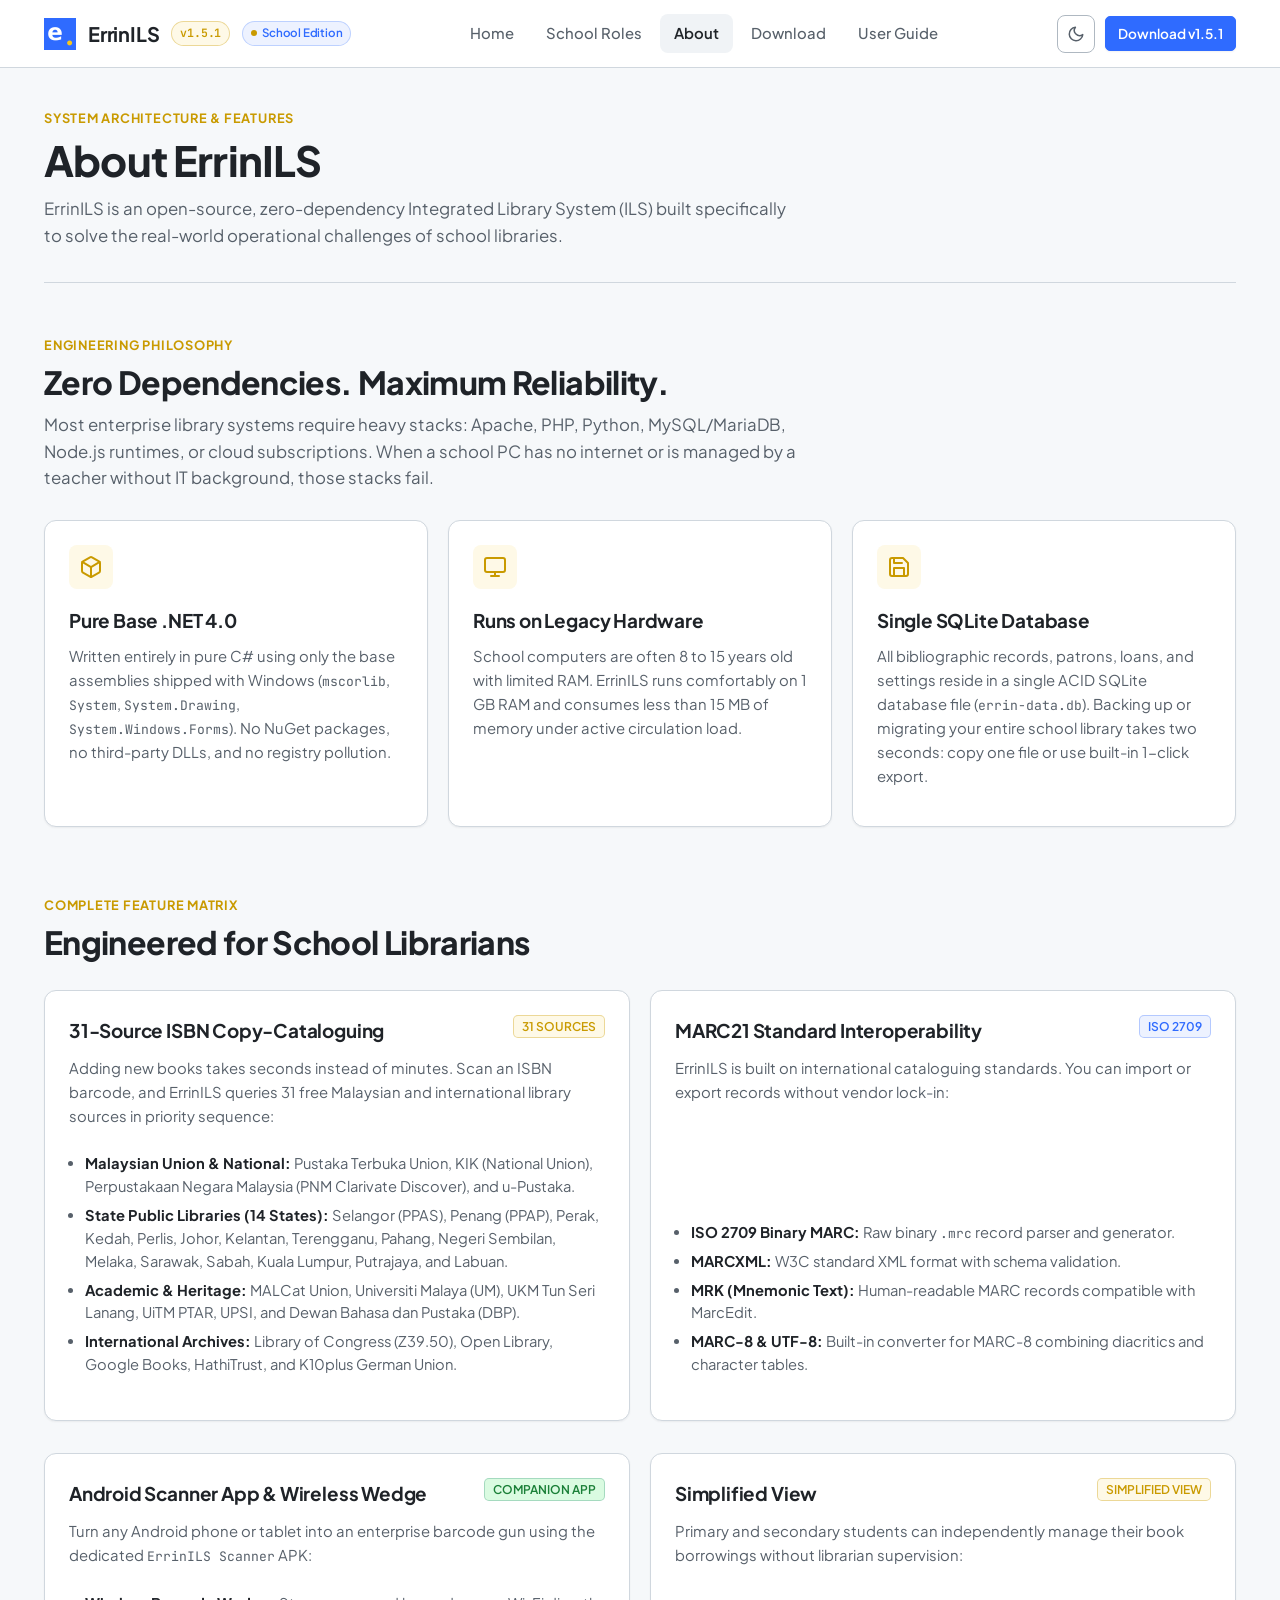
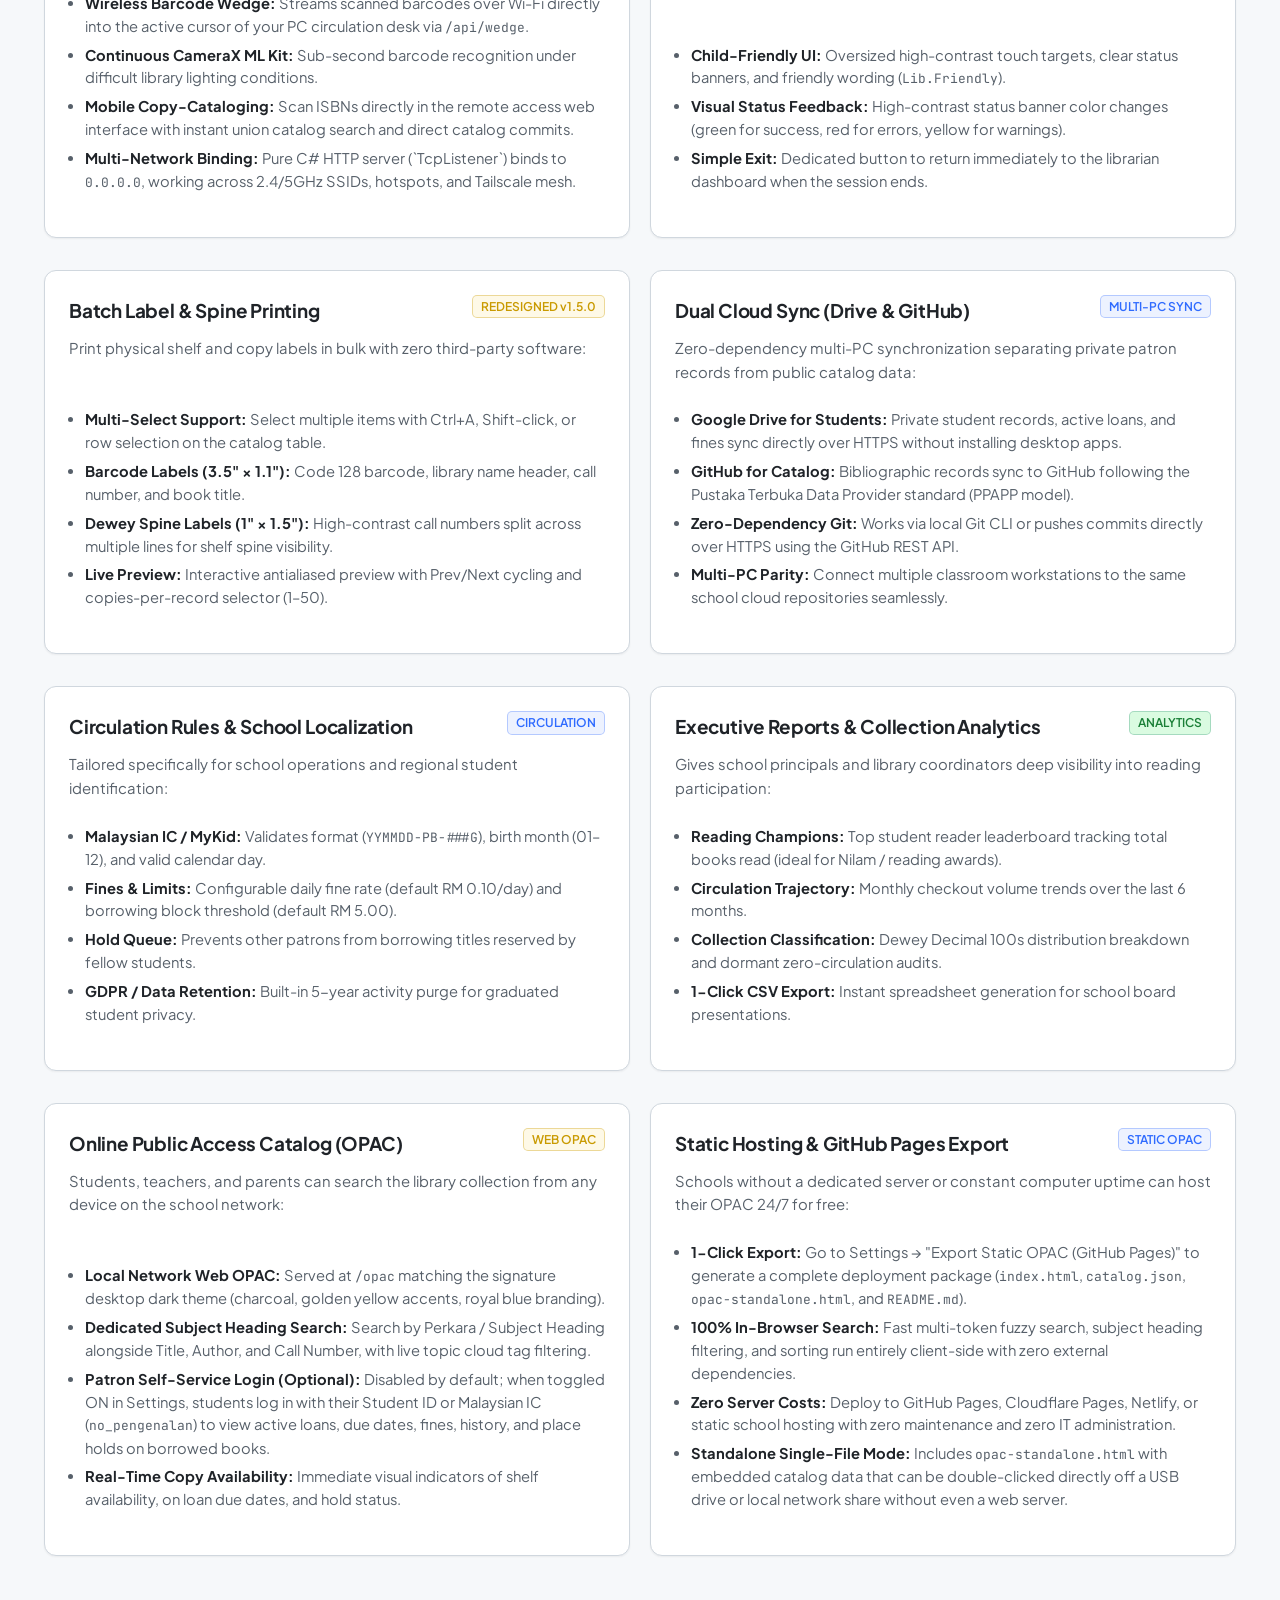
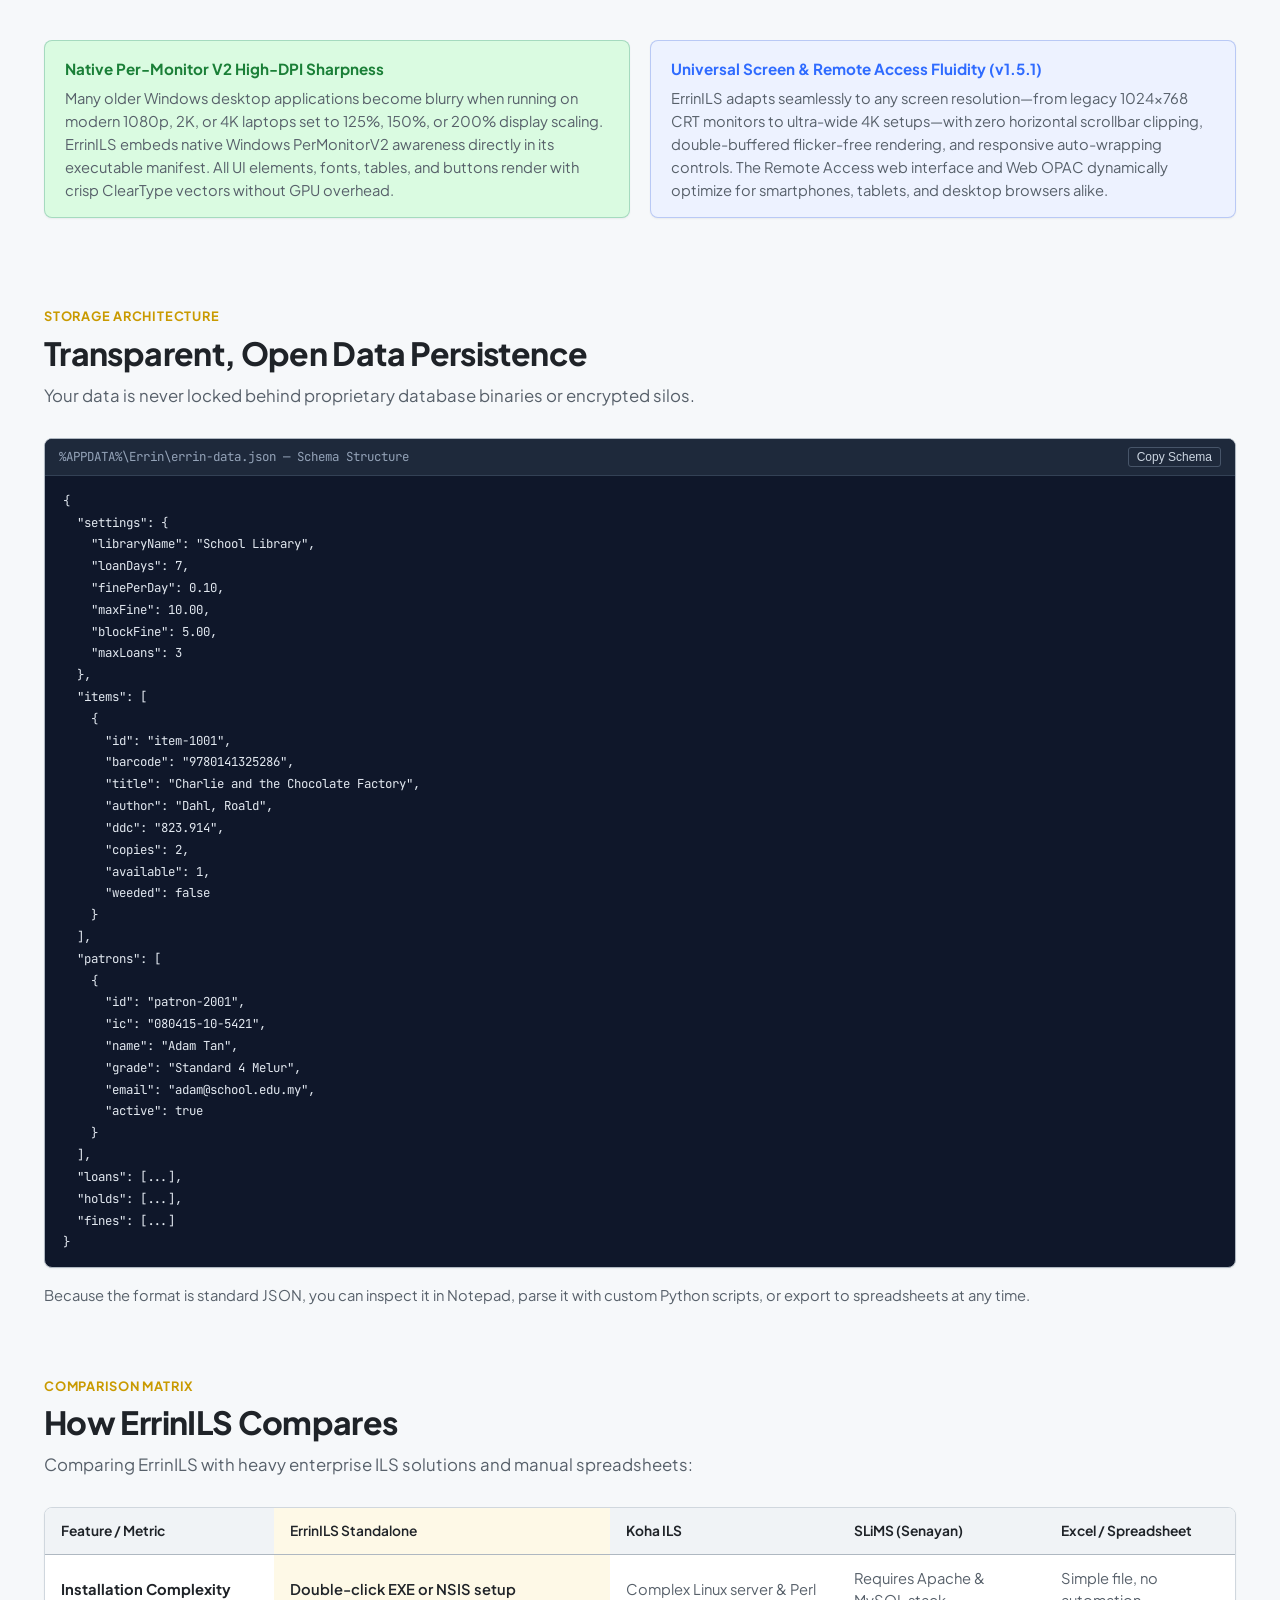
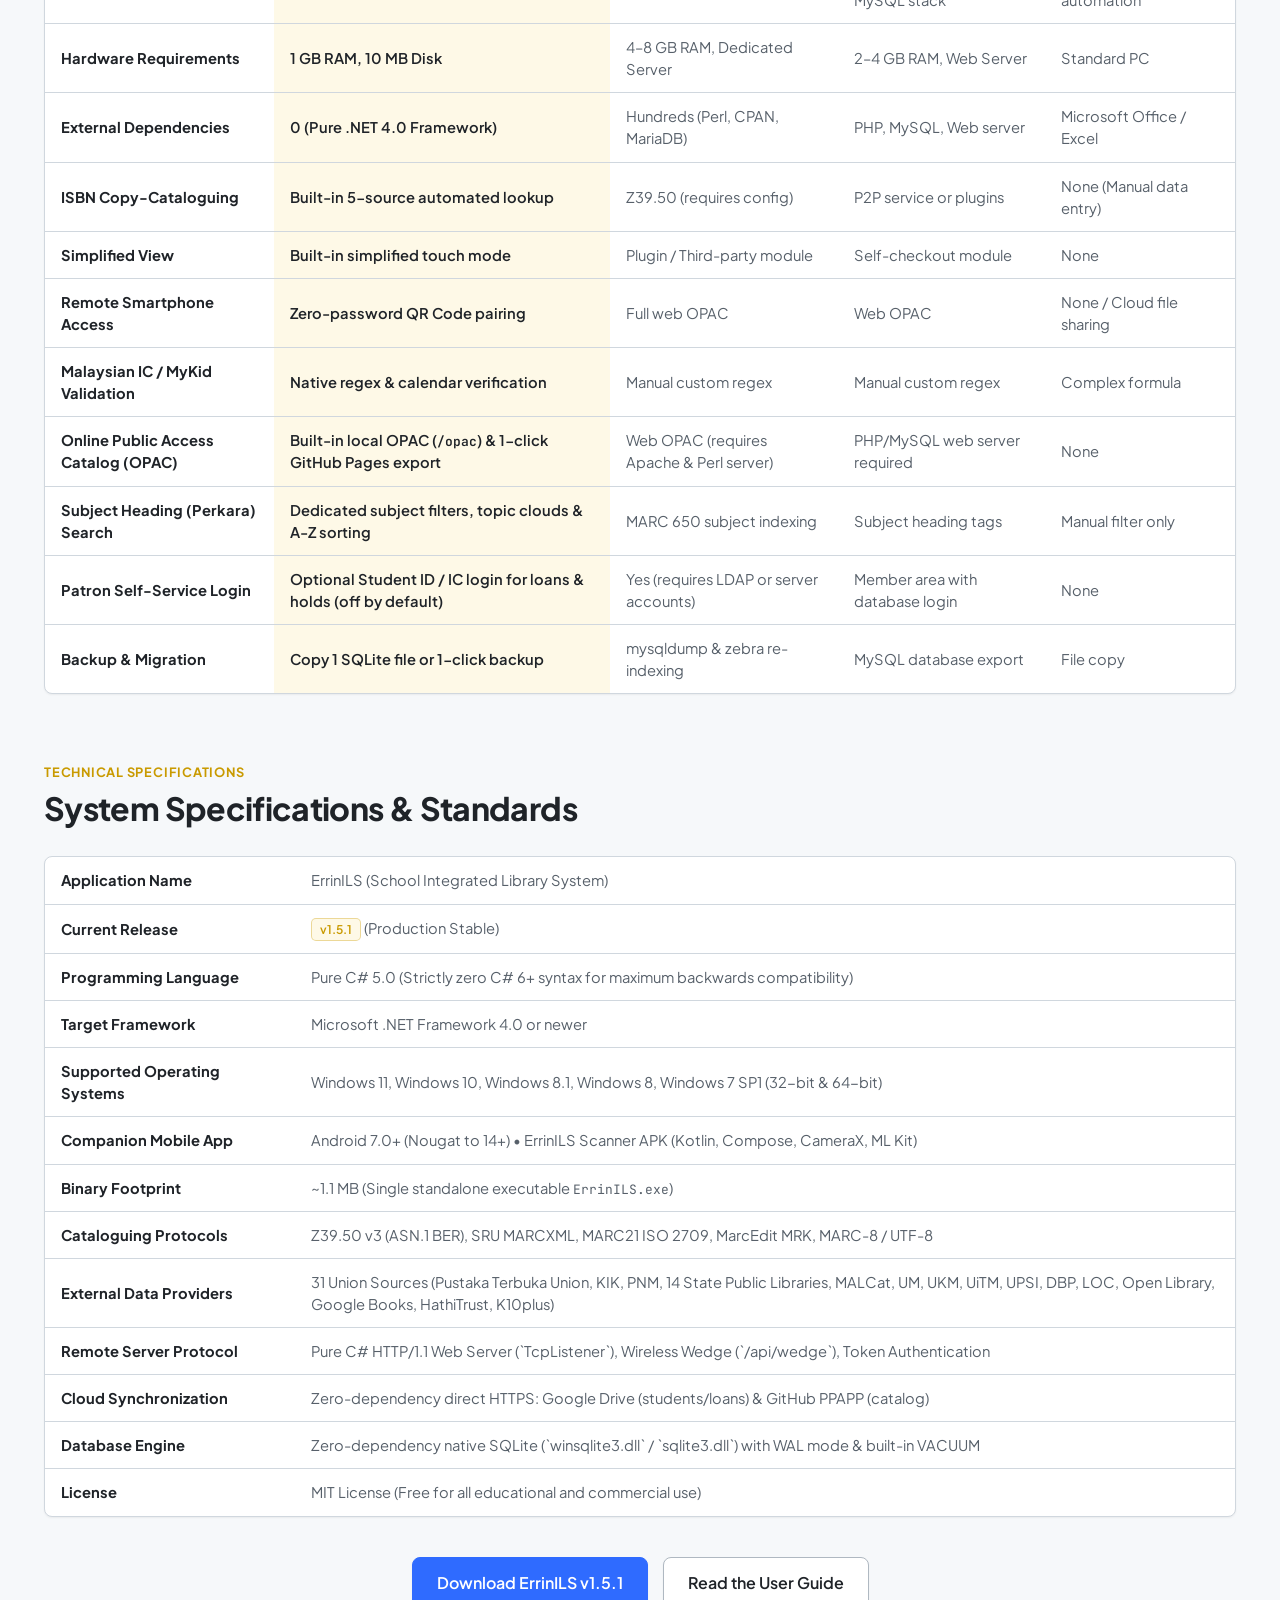
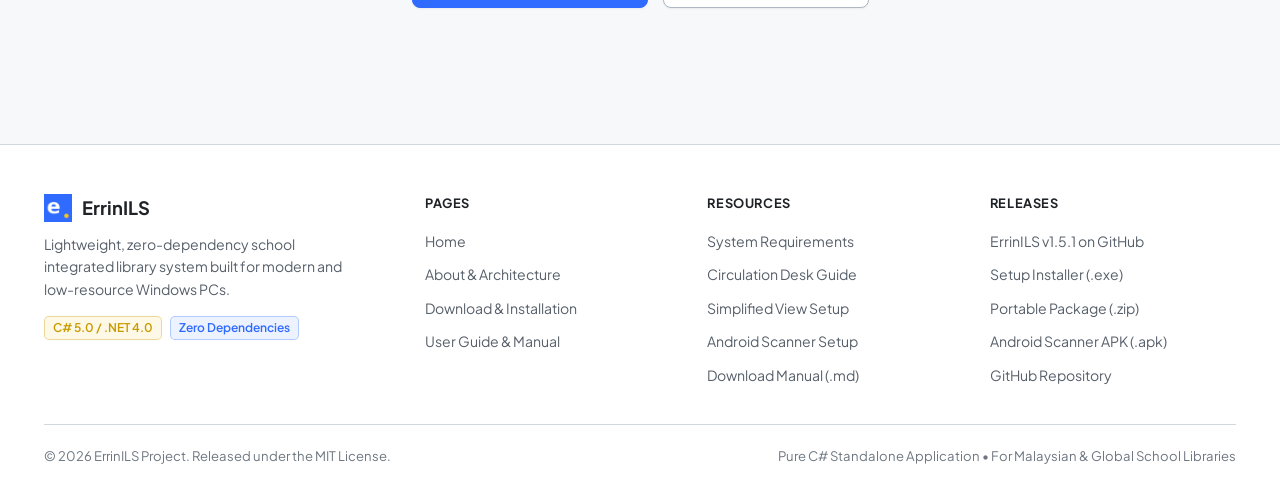
<file: docs/about.html>
<!DOCTYPE html>
<html lang="en">
<head>
  <meta charset="UTF-8">
  <meta name="viewport" content="width=device-width, initial-scale=1.0">
  <title>About ErrinILS - Architecture, Features &amp; Specifications</title>
  <meta name="description" content="In-depth overview of ErrinILS architecture: zero-dependency C# design, 31-source copy cataloguing, MARC21/Z39.50 protocols, Simplified View, and offline SQLite persistence.">
  <link rel="icon" type="image/png" href="assets/icon.png">
  <link rel="preconnect" href="https://fonts.googleapis.com">
  <link rel="preconnect" href="https://fonts.gstatic.com" crossorigin>
  <link href="https://fonts.googleapis.com/css2?family=Plus+Jakarta+Sans:ital,wght@0,300;0,400;0,500;0,600;0,700;0,800;1,400;1,600&family=Outfit:wght@500;600;700;800&family=JetBrains+Mono:wght@400;500;600&display=swap" rel="stylesheet">
  <link rel="stylesheet" href="styles.css">
  <script>
    (function() {
      var theme = localStorage.getItem('errin_theme');
      if (!theme) {
        theme = window.matchMedia && window.matchMedia('(prefers-color-scheme: dark)').matches ? 'dark' : 'light';
      }
      document.documentElement.setAttribute('data-theme', theme);
    })();
  </script>
</head>
<body>

  <!-- Site Header -->
  <header class="site-header">
    <div class="header-container">
      <a href="index.html" class="brand-link">
        <img src="assets/icon.png" alt="ErrinILS Logo" class="brand-icon">
        <span>ErrinILS</span>
        <span class="brand-badge">v1.5.1</span>
        <span class="brand-school-pill"><span class="school-dot"></span>School Edition</span>
      </a>

      <button class="mobile-menu-btn" aria-label="Toggle navigation" aria-expanded="false">☰</button>

      <nav class="main-nav">
        <a href="index.html" class="nav-link">Home</a>
        <a href="index.html#roles" class="nav-link">School Roles</a>
        <a href="about.html" class="nav-link active">About</a>
        <a href="download.html" class="nav-link">Download</a>
        <a href="guide.html" class="nav-link">User Guide</a>
      </nav>

      <div class="nav-actions">
        <button class="theme-toggle-btn" aria-label="Toggle theme" title="Toggle theme"></button>
        <a href="download.html" class="btn btn-primary btn-sm">Download v1.5.1</a>
      </div>
    </div>
  </header>

  <!-- Main Content Container -->
  <main class="page-container">

    <!-- Page Title Header -->
    <div style="border-bottom: 1px solid var(--border-subtle); padding-bottom: 32px; margin-bottom: 48px;">
      <span class="section-eyebrow">System Architecture &amp; Features</span>
      <h1 class="section-title" style="font-size: 2.6rem;">About ErrinILS</h1>
      <p class="section-subtitle">
        ErrinILS is an open-source, zero-dependency Integrated Library System (ILS) built specifically to solve the real-world operational challenges of school libraries.
      </p>
    </div>

    <!-- Section 1: The Zero-Dependency Philosophy -->
    <section class="section">
      <div class="section-header">
        <span class="section-eyebrow">Engineering Philosophy</span>
        <h2 class="section-title">Zero Dependencies. Maximum Reliability.</h2>
        <p class="section-subtitle">
          Most enterprise library systems require heavy stacks: Apache, PHP, Python, MySQL/MariaDB, Node.js runtimes, or cloud subscriptions. When a school PC has no internet or is managed by a teacher without IT background, those stacks fail.
        </p>
      </div>

      <div class="grid-3">
        <div class="card">
          <div class="card-icon">
            <svg viewBox="0 0 24 24" fill="none" stroke="currentColor" stroke-width="2" stroke-linecap="round" stroke-linejoin="round"><path d="M21 16V8a2 2 0 0 0-1-1.73l-7-4a2 2 0 0 0-2 0l-7 4A2 2 0 0 0 3 8v8a2 2 0 0 0 1 1.73l7 4a2 2 0 0 0 2 0l7-4A2 2 0 0 0 21 16z"></path><polyline points="3.27 6.96 12 12.01 20.73 6.96"></polyline><line x1="12" y1="22.08" x2="12" y2="12"></line></svg>
          </div>
          <h3 class="card-title">Pure Base .NET 4.0</h3>
          <p class="card-text">
            Written entirely in pure C# using only the base assemblies shipped with Windows (<code>mscorlib</code>, <code>System</code>, <code>System.Drawing</code>, <code>System.Windows.Forms</code>). No NuGet packages, no third-party DLLs, and no registry pollution.
          </p>
        </div>

        <div class="card">
          <div class="card-icon">
            <svg viewBox="0 0 24 24" fill="none" stroke="currentColor" stroke-width="2" stroke-linecap="round" stroke-linejoin="round"><rect x="2" y="3" width="20" height="14" rx="2" ry="2"></rect><line x1="8" y1="21" x2="16" y2="21"></line><line x1="12" y1="17" x2="12" y2="21"></line></svg>
          </div>
          <h3 class="card-title">Runs on Legacy Hardware</h3>
          <p class="card-text">
            School computers are often 8 to 15 years old with limited RAM. ErrinILS runs comfortably on 1 GB RAM and consumes less than 15 MB of memory under active circulation load.
          </p>
        </div>

        <div class="card">
          <div class="card-icon">
            <svg viewBox="0 0 24 24" fill="none" stroke="currentColor" stroke-width="2" stroke-linecap="round" stroke-linejoin="round"><path d="M19 21H5a2 2 0 0 1-2-2V5a2 2 0 0 1 2-2h11l5 5v11a2 2 0 0 1-2 2z"></path><polyline points="17 21 17 13 7 13 7 21"></polyline><polyline points="7 3 7 8 15 8"></polyline></svg>
          </div>
          <h3 class="card-title">Single SQLite Database</h3>
          <p class="card-text">
            All bibliographic records, patrons, loans, and settings reside in a single ACID SQLite database file (<code>errin-data.db</code>). Backing up or migrating your entire school library takes two seconds: copy one file or use built-in 1-click export.
          </p>
        </div>
      </div>
    </section>

    <!-- Section 2: Comprehensive Features Breakdown -->
    <section class="section" id="catalog">
      <div class="section-header">
        <span class="section-eyebrow">Complete Feature Matrix</span>
        <h2 class="section-title">Engineered for School Librarians</h2>
      </div>

      <div class="grid-2" style="margin-bottom: 32px;">
        <!-- Feature 1 -->
        <div class="card">
          <div style="display: flex; justify-content: space-between; align-items: flex-start; margin-bottom: 12px;">
            <h3 class="card-title" style="margin-bottom: 0;">31-Source ISBN Copy-Cataloguing</h3>
            <span class="badge badge-gold">31 SOURCES</span>
          </div>
          <p class="card-text">
            Adding new books takes seconds instead of minutes. Scan an ISBN barcode, and ErrinILS queries 31 free Malaysian and international library sources in priority sequence:
          </p>
          <ul class="step-list" style="margin-left: 16px;">
            <li><strong>Malaysian Union &amp; National:</strong> Pustaka Terbuka Union, KIK (National Union), Perpustakaan Negara Malaysia (PNM Clarivate Discover), and u-Pustaka.</li>
            <li><strong>State Public Libraries (14 States):</strong> Selangor (PPAS), Penang (PPAP), Perak, Kedah, Perlis, Johor, Kelantan, Terengganu, Pahang, Negeri Sembilan, Melaka, Sarawak, Sabah, Kuala Lumpur, Putrajaya, and Labuan.</li>
            <li><strong>Academic &amp; Heritage:</strong> MALCat Union, Universiti Malaya (UM), UKM Tun Seri Lanang, UiTM PTAR, UPSI, and Dewan Bahasa dan Pustaka (DBP).</li>
            <li><strong>International Archives:</strong> Library of Congress (Z39.50), Open Library, Google Books, HathiTrust, and K10plus German Union.</li>
          </ul>
        </div>

        <!-- Feature 2 -->
        <div class="card">
          <div style="display: flex; justify-content: space-between; align-items: flex-start; margin-bottom: 12px;">
            <h3 class="card-title" style="margin-bottom: 0;">MARC21 Standard Interoperability</h3>
            <span class="badge badge-blue">ISO 2709</span>
          </div>
          <p class="card-text">
            ErrinILS is built on international cataloguing standards. You can import or export records without vendor lock-in:
          </p>
          <ul class="step-list" style="margin-left: 16px;">
            <li><strong>ISO 2709 Binary MARC:</strong> Raw binary <code>.mrc</code> record parser and generator.</li>
            <li><strong>MARCXML:</strong> W3C standard XML format with schema validation.</li>
            <li><strong>MRK (Mnemonic Text):</strong> Human-readable MARC records compatible with MarcEdit.</li>
            <li><strong>MARC-8 &amp; UTF-8:</strong> Built-in converter for MARC-8 combining diacritics and character tables.</li>
          </ul>
        </div>
      </div>

      <div class="grid-2" style="margin-bottom: 32px;" id="remote">
        <!-- Feature 3 -->
        <div class="card">
          <div style="display: flex; justify-content: space-between; align-items: flex-start; margin-bottom: 12px;">
            <h3 class="card-title" style="margin-bottom: 0;">Android Scanner App &amp; Wireless Wedge</h3>
            <span class="badge badge-green">COMPANION APP</span>
          </div>
          <p class="card-text">
            Turn any Android phone or tablet into an enterprise barcode gun using the dedicated <code>ErrinILS Scanner</code> APK:
          </p>
          <ul class="step-list" style="margin-left: 16px;">
            <li><strong>Wireless Barcode Wedge:</strong> Streams scanned barcodes over Wi-Fi directly into the active cursor of your PC circulation desk via <code>/api/wedge</code>.</li>
            <li><strong>Continuous CameraX ML Kit:</strong> Sub-second barcode recognition under difficult library lighting conditions.</li>
            <li><strong>Mobile Copy-Cataloging:</strong> Scan ISBNs directly in the remote access web interface with instant union catalog search and direct catalog commits.</li>
            <li><strong>Multi-Network Binding:</strong> Pure C# HTTP server (`TcpListener`) binds to <code>0.0.0.0</code>, working across 2.4/5GHz SSIDs, hotspots, and Tailscale mesh.</li>
          </ul>
        </div>

        <!-- Feature 4 -->
        <div class="card" id="simple">
          <div style="display: flex; justify-content: space-between; align-items: flex-start; margin-bottom: 12px;">
            <h3 class="card-title" style="margin-bottom: 0;">Simplified View</h3>
            <span class="badge badge-gold">SIMPLIFIED VIEW</span>
          </div>
          <p class="card-text">
            Primary and secondary students can independently manage their book borrowings without librarian supervision:
          </p>
          <ul class="step-list" style="margin-left: 16px;">
            <li><strong>Child-Friendly UI:</strong> Oversized high-contrast touch targets, clear status banners, and friendly wording (<code>Lib.Friendly</code>).</li>
            <li><strong>Visual Status Feedback:</strong> High-contrast status banner color changes (green for success, red for errors, yellow for warnings).</li>
            <li><strong>Simple Exit:</strong> Dedicated button to return immediately to the librarian dashboard when the session ends.</li>
          </ul>
        </div>
      </div>

      <div class="grid-2" style="margin-bottom: 32px;" id="labels-cloud">
        <!-- Feature 5: Batch Labels -->
        <div class="card">
          <div style="display: flex; justify-content: space-between; align-items: flex-start; margin-bottom: 12px;">
            <h3 class="card-title" style="margin-bottom: 0;">Batch Label &amp; Spine Printing</h3>
            <span class="badge badge-gold">REDESIGNED v1.5.0</span>
          </div>
          <p class="card-text">
            Print physical shelf and copy labels in bulk with zero third-party software:
          </p>
          <ul class="step-list" style="margin-left: 16px;">
            <li><strong>Multi-Select Support:</strong> Select multiple items with Ctrl+A, Shift-click, or row selection on the catalog table.</li>
            <li><strong>Barcode Labels (3.5" × 1.1"):</strong> Code 128 barcode, library name header, call number, and book title.</li>
            <li><strong>Dewey Spine Labels (1" × 1.5"):</strong> High-contrast call numbers split across multiple lines for shelf spine visibility.</li>
            <li><strong>Live Preview:</strong> Interactive antialiased preview with Prev/Next cycling and copies-per-record selector (1–50).</li>
          </ul>
        </div>

        <!-- Feature 6: Dual Cloud -->
        <div class="card">
          <div style="display: flex; justify-content: space-between; align-items: flex-start; margin-bottom: 12px;">
            <h3 class="card-title" style="margin-bottom: 0;">Dual Cloud Sync (Drive &amp; GitHub)</h3>
            <span class="badge badge-blue">MULTI-PC SYNC</span>
          </div>
          <p class="card-text">
            Zero-dependency multi-PC synchronization separating private patron records from public catalog data:
          </p>
          <ul class="step-list" style="margin-left: 16px;">
            <li><strong>Google Drive for Students:</strong> Private student records, active loans, and fines sync directly over HTTPS without installing desktop apps.</li>
            <li><strong>GitHub for Catalog:</strong> Bibliographic records sync to GitHub following the Pustaka Terbuka Data Provider standard (PPAPP model).</li>
            <li><strong>Zero-Dependency Git:</strong> Works via local Git CLI or pushes commits directly over HTTPS using the GitHub REST API.</li>
            <li><strong>Multi-PC Parity:</strong> Connect multiple classroom workstations to the same school cloud repositories seamlessly.</li>
          </ul>
        </div>
      </div>

      <div class="grid-2" id="reports">
        <!-- Feature 5 -->
        <div class="card">
          <div style="display: flex; justify-content: space-between; align-items: flex-start; margin-bottom: 12px;">
            <h3 class="card-title" style="margin-bottom: 0;">Circulation Rules &amp; School Localization</h3>
            <span class="badge badge-blue">CIRCULATION</span>
          </div>
          <p class="card-text">
            Tailored specifically for school operations and regional student identification:
          </p>
          <ul class="step-list" style="margin-left: 16px;">
            <li><strong>Malaysian IC / MyKid:</strong> Validates format (<code>YYMMDD-PB-###G</code>), birth month (01–12), and valid calendar day.</li>
            <li><strong>Fines &amp; Limits:</strong> Configurable daily fine rate (default RM 0.10/day) and borrowing block threshold (default RM 5.00).</li>
            <li><strong>Hold Queue:</strong> Prevents other patrons from borrowing titles reserved by fellow students.</li>
            <li><strong>GDPR / Data Retention:</strong> Built-in 5-year activity purge for graduated student privacy.</li>
          </ul>
        </div>

        <!-- Feature 6 -->
        <div class="card">
          <div style="display: flex; justify-content: space-between; align-items: flex-start; margin-bottom: 12px;">
            <h3 class="card-title" style="margin-bottom: 0;">Executive Reports &amp; Collection Analytics</h3>
            <span class="badge badge-green">ANALYTICS</span>
          </div>
          <p class="card-text">
            Gives school principals and library coordinators deep visibility into reading participation:
          </p>
          <ul class="step-list" style="margin-left: 16px;">
            <li><strong>Reading Champions:</strong> Top student reader leaderboard tracking total books read (ideal for Nilam / reading awards).</li>
            <li><strong>Circulation Trajectory:</strong> Monthly checkout volume trends over the last 6 months.</li>
            <li><strong>Collection Classification:</strong> Dewey Decimal 100s distribution breakdown and dormant zero-circulation audits.</li>
            <li><strong>1-Click CSV Export:</strong> Instant spreadsheet generation for school board presentations.</li>
          </ul>
        </div>
      </div>

      <div class="grid-2" style="margin-top: 32px;" id="opac">
        <!-- Feature 7 -->
        <div class="card">
          <div style="display: flex; justify-content: space-between; align-items: flex-start; margin-bottom: 12px;">
            <h3 class="card-title" style="margin-bottom: 0;">Online Public Access Catalog (OPAC)</h3>
            <span class="badge badge-gold">WEB OPAC</span>
          </div>
          <p class="card-text">
            Students, teachers, and parents can search the library collection from any device on the school network:
          </p>
          <ul class="step-list" style="margin-left: 16px;">
            <li><strong>Local Network Web OPAC:</strong> Served at <code>/opac</code> matching the signature desktop dark theme (charcoal, golden yellow accents, royal blue branding).</li>
            <li><strong>Dedicated Subject Heading Search:</strong> Search by Perkara / Subject Heading alongside Title, Author, and Call Number, with live topic cloud tag filtering.</li>
            <li><strong>Patron Self-Service Login (Optional):</strong> Disabled by default; when toggled ON in Settings, students log in with their Student ID or Malaysian IC (<code>no_pengenalan</code>) to view active loans, due dates, fines, history, and place holds on borrowed books.</li>
            <li><strong>Real-Time Copy Availability:</strong> Immediate visual indicators of shelf availability, on loan due dates, and hold status.</li>
          </ul>
        </div>

        <!-- Feature 8 -->
        <div class="card" id="static-opac">
          <div style="display: flex; justify-content: space-between; align-items: flex-start; margin-bottom: 12px;">
            <h3 class="card-title" style="margin-bottom: 0;">Static Hosting &amp; GitHub Pages Export</h3>
            <span class="badge badge-blue">STATIC OPAC</span>
          </div>
          <p class="card-text">
            Schools without a dedicated server or constant computer uptime can host their OPAC 24/7 for free:
          </p>
          <ul class="step-list" style="margin-left: 16px;">
            <li><strong>1-Click Export:</strong> Go to Settings → "Export Static OPAC (GitHub Pages)" to generate a complete deployment package (<code>index.html</code>, <code>catalog.json</code>, <code>opac-standalone.html</code>, and <code>README.md</code>).</li>
            <li><strong>100% In-Browser Search:</strong> Fast multi-token fuzzy search, subject heading filtering, and sorting run entirely client-side with zero external dependencies.</li>
            <li><strong>Zero Server Costs:</strong> Deploy to GitHub Pages, Cloudflare Pages, Netlify, or static school hosting with zero maintenance and zero IT administration.</li>
            <li><strong>Standalone Single-File Mode:</strong> Includes <code>opac-standalone.html</code> with embedded catalog data that can be double-clicked directly off a USB drive or local network share without even a web server.</li>
          </ul>
        </div>
      </div>
    </section>

    <!-- Section 3: High-DPI Sharpness & Universal Fluidity -->
    <section class="section">
      <div class="grid-2">
        <div class="callout callout-tip">
          <div class="callout-header">
            <span>Native Per-Monitor V2 High-DPI Sharpness</span>
          </div>
          <p>
            Many older Windows desktop applications become blurry when running on modern 1080p, 2K, or 4K laptops set to 125%, 150%, or 200% display scaling. ErrinILS embeds native Windows PerMonitorV2 awareness directly in its executable manifest. All UI elements, fonts, tables, and buttons render with crisp ClearType vectors without GPU overhead.
          </p>
        </div>

        <div class="callout callout-note">
          <div class="callout-header">
            <span>Universal Screen &amp; Remote Access Fluidity (v1.5.1)</span>
          </div>
          <p>
            ErrinILS adapts seamlessly to any screen resolution—from legacy 1024×768 CRT monitors to ultra-wide 4K setups—with zero horizontal scrollbar clipping, double-buffered flicker-free rendering, and responsive auto-wrapping controls. The Remote Access web interface and Web OPAC dynamically optimize for smartphones, tablets, and desktop browsers alike.
          </p>
        </div>
      </div>
    </section>

    <!-- Section 4: Architecture & Data Persistence -->
    <section class="section" id="persistence">
      <div class="section-header">
        <span class="section-eyebrow">Storage Architecture</span>
        <h2 class="section-title">Transparent, Open Data Persistence</h2>
        <p class="section-subtitle">
          Your data is never locked behind proprietary database binaries or encrypted silos.
        </p>
      </div>

      <div class="code-box">
        <div class="code-box-header">
          <span>%APPDATA%\Errin\errin-data.json — Schema Structure</span>
          <button class="code-box-copy" aria-label="Copy JSON schema">Copy Schema</button>
        </div>
        <pre><code>{
  "settings": {
    "libraryName": "School Library",
    "loanDays": 7,
    "finePerDay": 0.10,
    "maxFine": 10.00,
    "blockFine": 5.00,
    "maxLoans": 3
  },
  "items": [
    {
      "id": "item-1001",
      "barcode": "9780141325286",
      "title": "Charlie and the Chocolate Factory",
      "author": "Dahl, Roald",
      "ddc": "823.914",
      "copies": 2,
      "available": 1,
      "weeded": false
    }
  ],
  "patrons": [
    {
      "id": "patron-2001",
      "ic": "080415-10-5421",
      "name": "Adam Tan",
      "grade": "Standard 4 Melur",
      "email": "adam@school.edu.my",
      "active": true
    }
  ],
  "loans": [...],
  "holds": [...],
  "fines": [...]
}</code></pre>
      </div>
      <p style="color: var(--text-muted); font-size: 0.92rem;">
        Because the format is standard JSON, you can inspect it in Notepad, parse it with custom Python scripts, or export to spreadsheets at any time.
      </p>
    </section>

    <!-- Section 5: Comparison Table -->
    <section class="section">
      <div class="section-header">
        <span class="section-eyebrow">Comparison Matrix</span>
        <h2 class="section-title">How ErrinILS Compares</h2>
        <p class="section-subtitle">
          Comparing ErrinILS with heavy enterprise ILS solutions and manual spreadsheets:
        </p>
      </div>

      <div class="table-container">
        <table class="data-table">
          <thead>
            <tr>
              <th>Feature / Metric</th>
              <th class="highlight">ErrinILS Standalone</th>
              <th>Koha ILS</th>
              <th>SLiMS (Senayan)</th>
              <th>Excel / Spreadsheet</th>
            </tr>
          </thead>
          <tbody>
            <tr>
              <td><strong>Installation Complexity</strong></td>
              <td class="highlight">Double-click EXE or NSIS setup</td>
              <td>Complex Linux server &amp; Perl</td>
              <td>Requires Apache &amp; MySQL stack</td>
              <td>Simple file, no automation</td>
            </tr>
            <tr>
              <td><strong>Hardware Requirements</strong></td>
              <td class="highlight">1 GB RAM, 10 MB Disk</td>
              <td>4–8 GB RAM, Dedicated Server</td>
              <td>2–4 GB RAM, Web Server</td>
              <td>Standard PC</td>
            </tr>
            <tr>
              <td><strong>External Dependencies</strong></td>
              <td class="highlight">0 (Pure .NET 4.0 Framework)</td>
              <td>Hundreds (Perl, CPAN, MariaDB)</td>
              <td>PHP, MySQL, Web server</td>
              <td>Microsoft Office / Excel</td>
            </tr>
            <tr>
              <td><strong>ISBN Copy-Cataloguing</strong></td>
              <td class="highlight">Built-in 5-source automated lookup</td>
              <td>Z39.50 (requires config)</td>
              <td>P2P service or plugins</td>
              <td>None (Manual data entry)</td>
            </tr>
            <tr>
              <td><strong>Simplified View</strong></td>
              <td class="highlight">Built-in simplified touch mode</td>
              <td>Plugin / Third-party module</td>
              <td>Self-checkout module</td>
              <td>None</td>
            </tr>
            <tr>
              <td><strong>Remote Smartphone Access</strong></td>
              <td class="highlight">Zero-password QR Code pairing</td>
              <td>Full web OPAC</td>
              <td>Web OPAC</td>
              <td>None / Cloud file sharing</td>
            </tr>
            <tr>
              <td><strong>Malaysian IC / MyKid Validation</strong></td>
              <td class="highlight">Native regex &amp; calendar verification</td>
              <td>Manual custom regex</td>
              <td>Manual custom regex</td>
              <td>Complex formula</td>
            </tr>
            <tr>
              <td><strong>Online Public Access Catalog (OPAC)</strong></td>
              <td class="highlight">Built-in local OPAC (<code>/opac</code>) &amp; 1-click GitHub Pages export</td>
              <td>Web OPAC (requires Apache &amp; Perl server)</td>
              <td>PHP/MySQL web server required</td>
              <td>None</td>
            </tr>
            <tr>
              <td><strong>Subject Heading (Perkara) Search</strong></td>
              <td class="highlight">Dedicated subject filters, topic clouds &amp; A-Z sorting</td>
              <td>MARC 650 subject indexing</td>
              <td>Subject heading tags</td>
              <td>Manual filter only</td>
            </tr>
            <tr>
              <td><strong>Patron Self-Service Login</strong></td>
              <td class="highlight">Optional Student ID / IC login for loans &amp; holds (off by default)</td>
              <td>Yes (requires LDAP or server accounts)</td>
              <td>Member area with database login</td>
              <td>None</td>
            </tr>
            <tr>
              <td><strong>Backup &amp; Migration</strong></td>
              <td class="highlight">Copy 1 SQLite file or 1-click backup</td>
              <td>mysqldump &amp; zebra re-indexing</td>
              <td>MySQL database export</td>
              <td>File copy</td>
            </tr>
          </tbody>
        </table>
      </div>
    </section>

    <!-- Technical Specifications Table -->
    <section class="section">
      <div class="section-header">
        <span class="section-eyebrow">Technical Specifications</span>
        <h2 class="section-title">System Specifications &amp; Standards</h2>
      </div>

      <div class="table-container">
        <table class="data-table">
          <tbody>
            <tr>
              <td style="width: 250px;"><strong>Application Name</strong></td>
              <td>ErrinILS (School Integrated Library System)</td>
            </tr>
            <tr>
              <td><strong>Current Release</strong></td>
              <td><span class="badge badge-gold">v1.5.1</span> (Production Stable)</td>
            </tr>
            <tr>
              <td><strong>Programming Language</strong></td>
              <td>Pure C# 5.0 (Strictly zero C# 6+ syntax for maximum backwards compatibility)</td>
            </tr>
            <tr>
              <td><strong>Target Framework</strong></td>
              <td>Microsoft .NET Framework 4.0 or newer</td>
            </tr>
            <tr>
              <td><strong>Supported Operating Systems</strong></td>
              <td>Windows 11, Windows 10, Windows 8.1, Windows 8, Windows 7 SP1 (32-bit &amp; 64-bit)</td>
            </tr>
            <tr>
              <td><strong>Companion Mobile App</strong></td>
              <td>Android 7.0+ (Nougat to 14+) • ErrinILS Scanner APK (Kotlin, Compose, CameraX, ML Kit)</td>
            </tr>
            <tr>
              <td><strong>Binary Footprint</strong></td>
              <td>~1.1 MB (Single standalone executable <code>ErrinILS.exe</code>)</td>
            </tr>
            <tr>
              <td><strong>Cataloguing Protocols</strong></td>
              <td>Z39.50 v3 (ASN.1 BER), SRU MARCXML, MARC21 ISO 2709, MarcEdit MRK, MARC-8 / UTF-8</td>
            </tr>
            <tr>
              <td><strong>External Data Providers</strong></td>
              <td>31 Union Sources (Pustaka Terbuka Union, KIK, PNM, 14 State Public Libraries, MALCat, UM, UKM, UiTM, UPSI, DBP, LOC, Open Library, Google Books, HathiTrust, K10plus)</td>
            </tr>
            <tr>
              <td><strong>Remote Server Protocol</strong></td>
              <td>Pure C# HTTP/1.1 Web Server (`TcpListener`), Wireless Wedge (`/api/wedge`), Token Authentication</td>
            </tr>
            <tr>
              <td><strong>Cloud Synchronization</strong></td>
              <td>Zero-dependency direct HTTPS: Google Drive (students/loans) &amp; GitHub PPAPP (catalog)</td>
            </tr>
            <tr>
              <td><strong>Database Engine</strong></td>
              <td>Zero-dependency native SQLite (`winsqlite3.dll` / `sqlite3.dll`) with WAL mode &amp; built-in VACUUM</td>
            </tr>
            <tr>
              <td><strong>License</strong></td>
              <td>MIT License (Free for all educational and commercial use)</td>
            </tr>
          </tbody>
        </table>
      </div>

      <div style="text-align: center; margin-top: 40px;">
        <a href="download.html" class="btn btn-primary btn-lg">Download ErrinILS v1.5.1</a>
        <a href="guide.html" class="btn btn-secondary btn-lg" style="margin-left: 12px;">Read the User Guide</a>
      </div>
    </section>

  </main>

  <!-- Site Footer -->
  <footer class="site-footer">
    <div class="footer-container">
      <div class="footer-top">
        <div>
          <div class="footer-brand-title">
            <img src="assets/icon.png" alt="ErrinILS Icon" style="width: 28px; height: 28px;">
            <span>ErrinILS</span>
          </div>
          <p class="footer-brand-desc">
            Lightweight, zero-dependency school integrated library system built for modern and low-resource Windows PCs.
          </p>
          <div class="footer-badges">
            <span class="badge badge-gold">C# 5.0 / .NET 4.0</span>
            <span class="badge badge-blue">Zero Dependencies</span>
          </div>
        </div>

        <div>
          <div class="footer-col-title">Pages</div>
          <ul class="footer-links">
            <li><a href="index.html">Home</a></li>
            <li><a href="about.html">About &amp; Architecture</a></li>
            <li><a href="download.html">Download &amp; Installation</a></li>
            <li><a href="guide.html">User Guide &amp; Manual</a></li>
          </ul>
        </div>

        <div>
          <div class="footer-col-title">Resources</div>
          <ul class="footer-links">
            <li><a href="download.html#requirements">System Requirements</a></li>
            <li><a href="guide.html#circ">Circulation Desk Guide</a></li>
            <li><a href="guide.html#simple">Simplified View Setup</a></li>
            <li><a href="guide.html#ch13-7">Android Scanner Setup</a></li>
            <li><a href="assets/ErrinILS-User-Guide.md" download>Download Manual (.md)</a></li>
          </ul>
        </div>

        <div>
          <div class="footer-col-title">Releases</div>
          <ul class="footer-links">
            <li><a href="https://github.com/RZSY/ErrinILS/releases/tag/v1.5.1" target="_blank" rel="noopener">ErrinILS v1.5.1 on GitHub</a></li>
            <li><a href="https://github.com/RZSY/ErrinILS/releases/download/v1.5.1/ErrinILS-Setup-1.5.1.exe">Setup Installer (.exe)</a></li>
            <li><a href="https://github.com/RZSY/ErrinILS/releases/download/v1.5.1/ErrinILS-Windows-v1.5.1.zip">Portable Package (.zip)</a></li>
            <li><a href="https://github.com/RZSY/ErrinILS/releases/download/v1.4.3/ErrinILS-Scanner-v1.4.3.apk">Android Scanner APK (.apk)</a></li>
            <li><a href="https://github.com/RZSY/ErrinILS" target="_blank" rel="noopener">GitHub Repository</a></li>
          </ul>
        </div>
      </div>

      <div class="footer-bottom">
        <div>&copy; 2026 ErrinILS Project. Released under the MIT License.</div>
        <div style="font-size: 0.82rem; color: var(--text-dim);">
          Pure C# Standalone Application • For Malaysian &amp; Global School Libraries
        </div>
      </div>
    </div>
  </footer>

  <script src="script.js"></script>
</body>
</html>
</file>
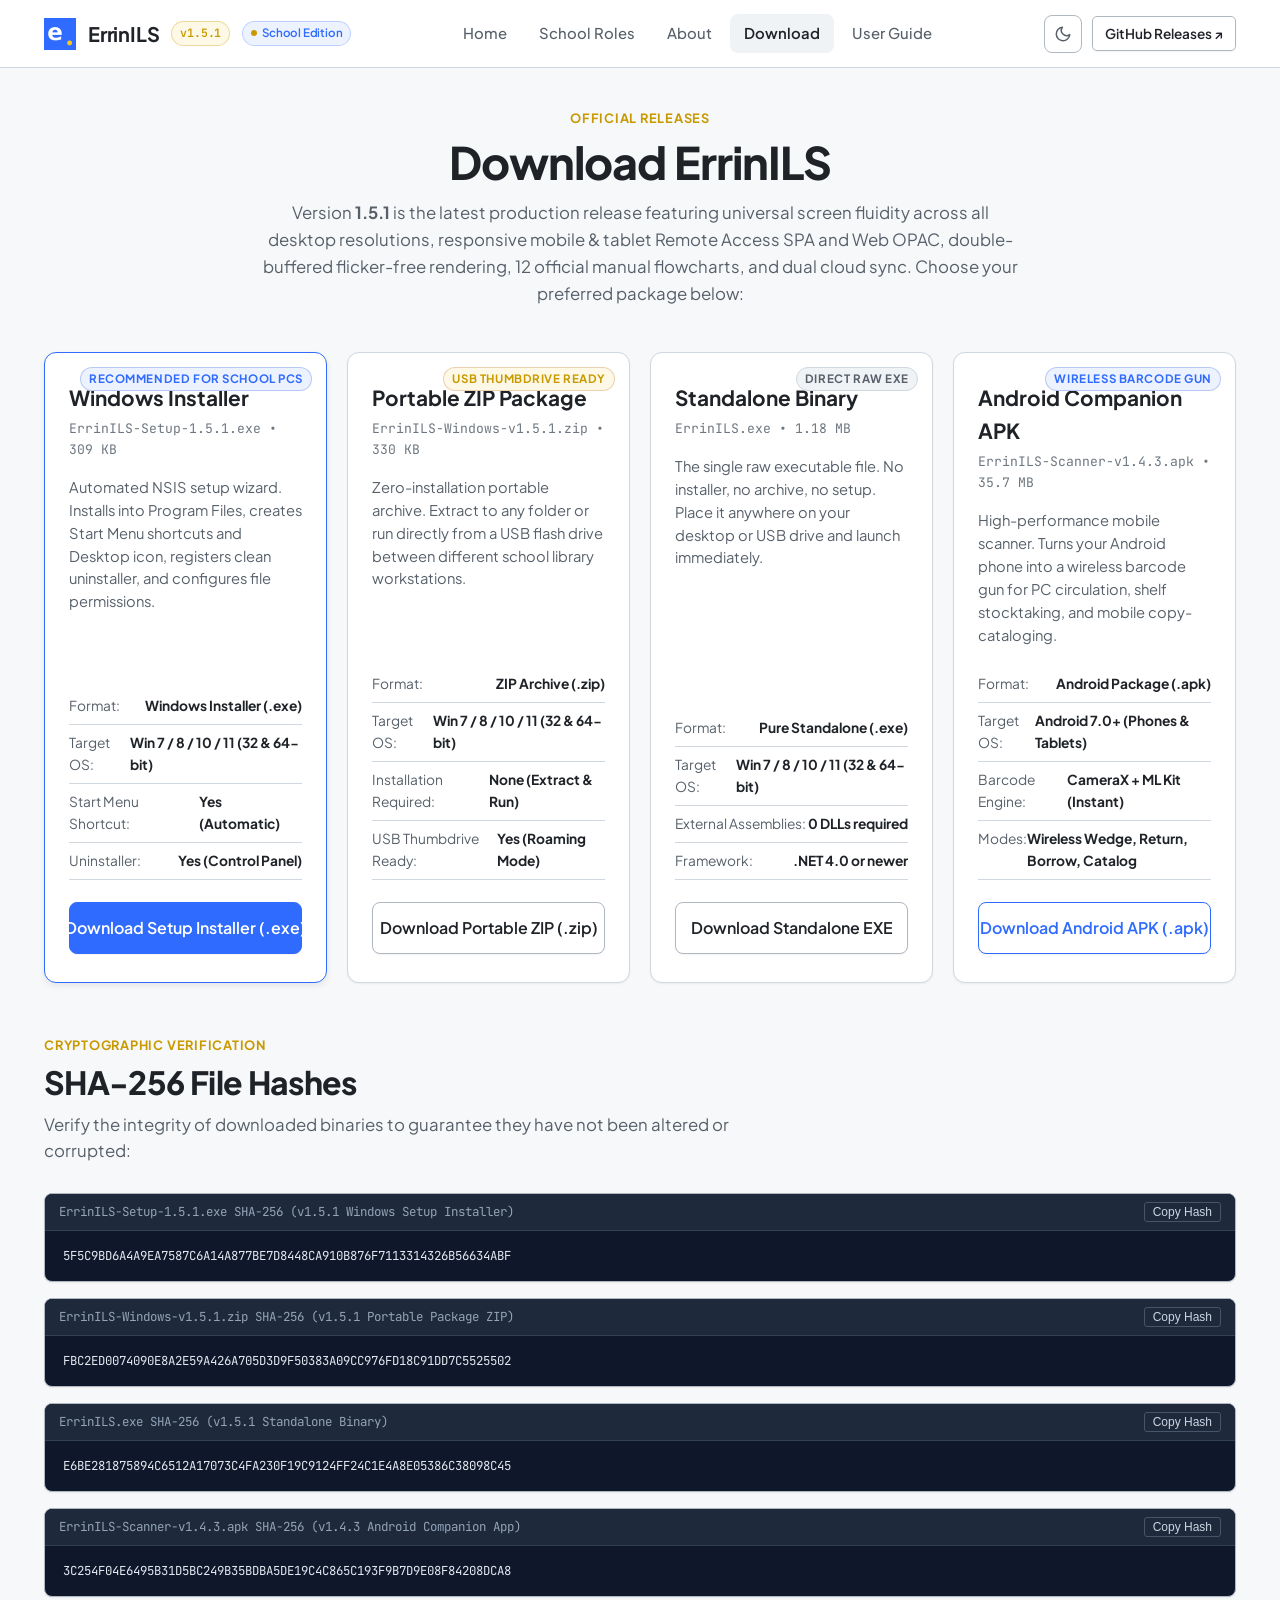
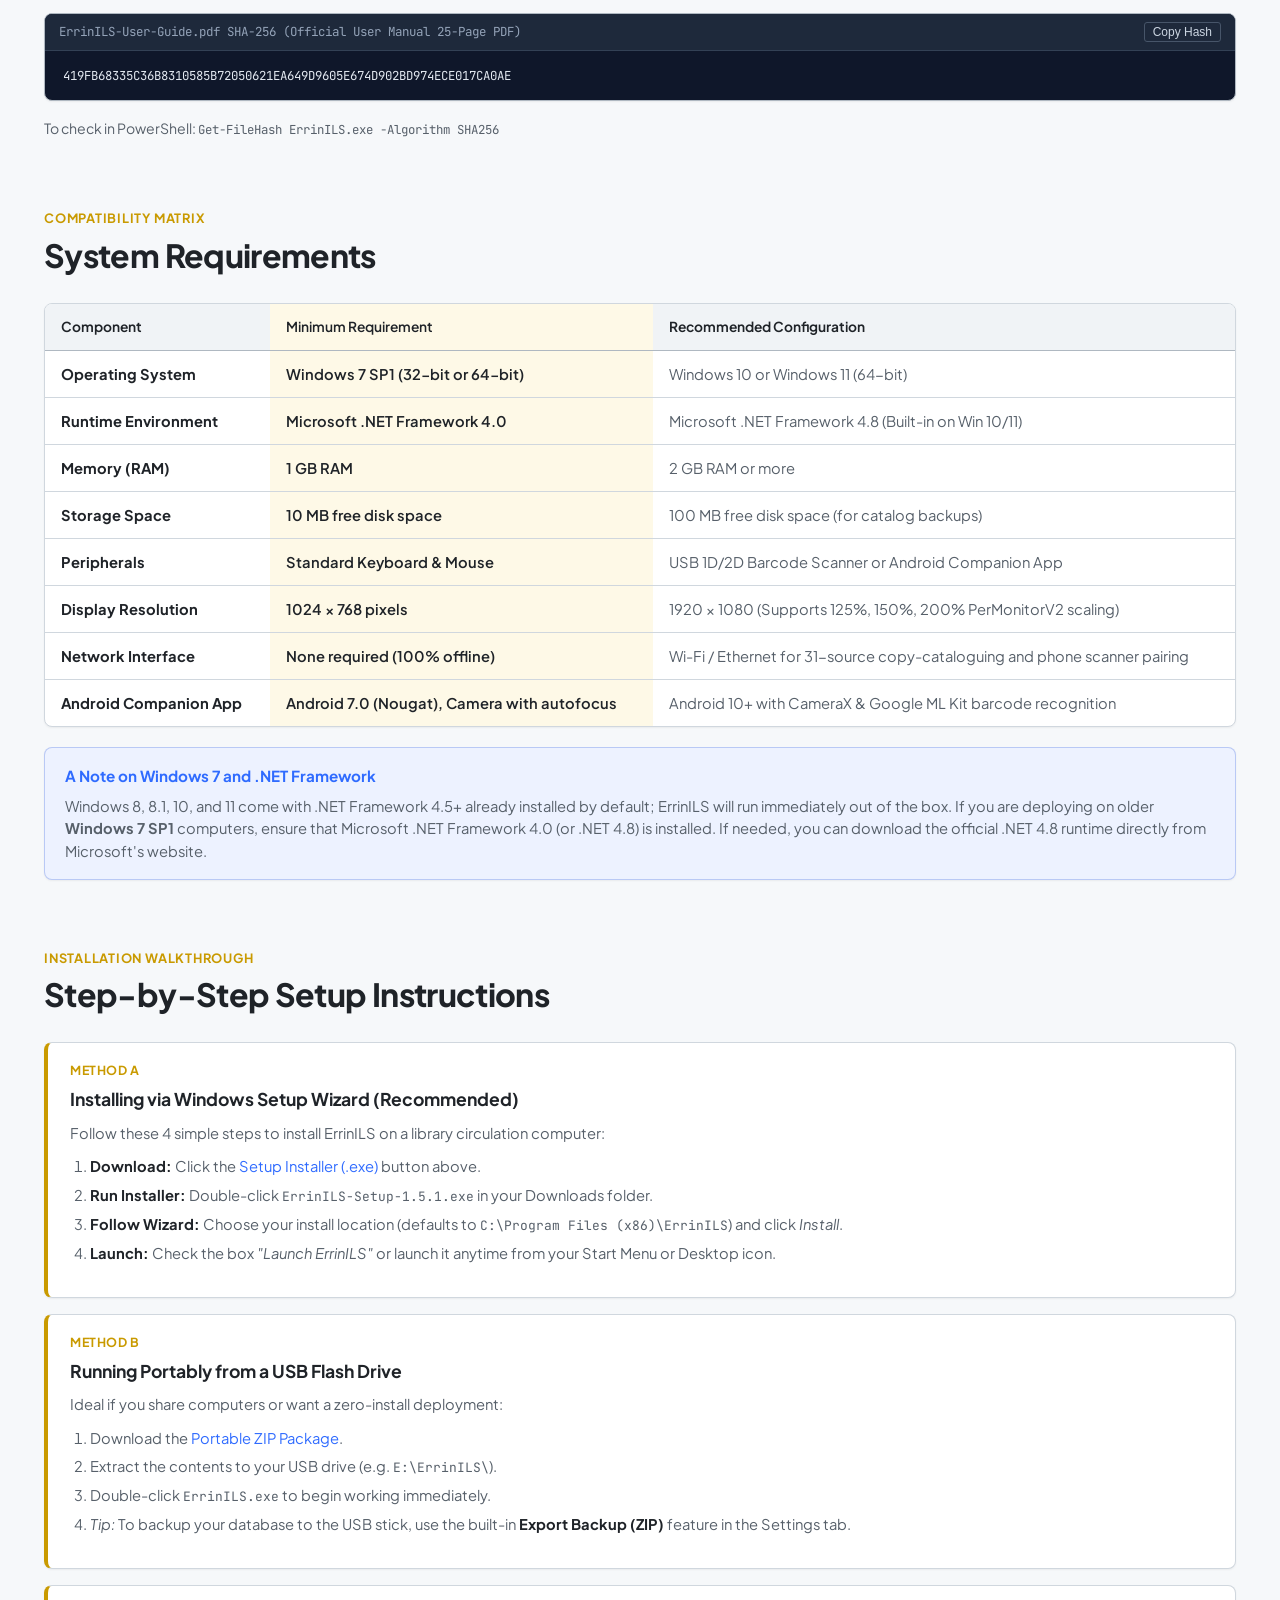
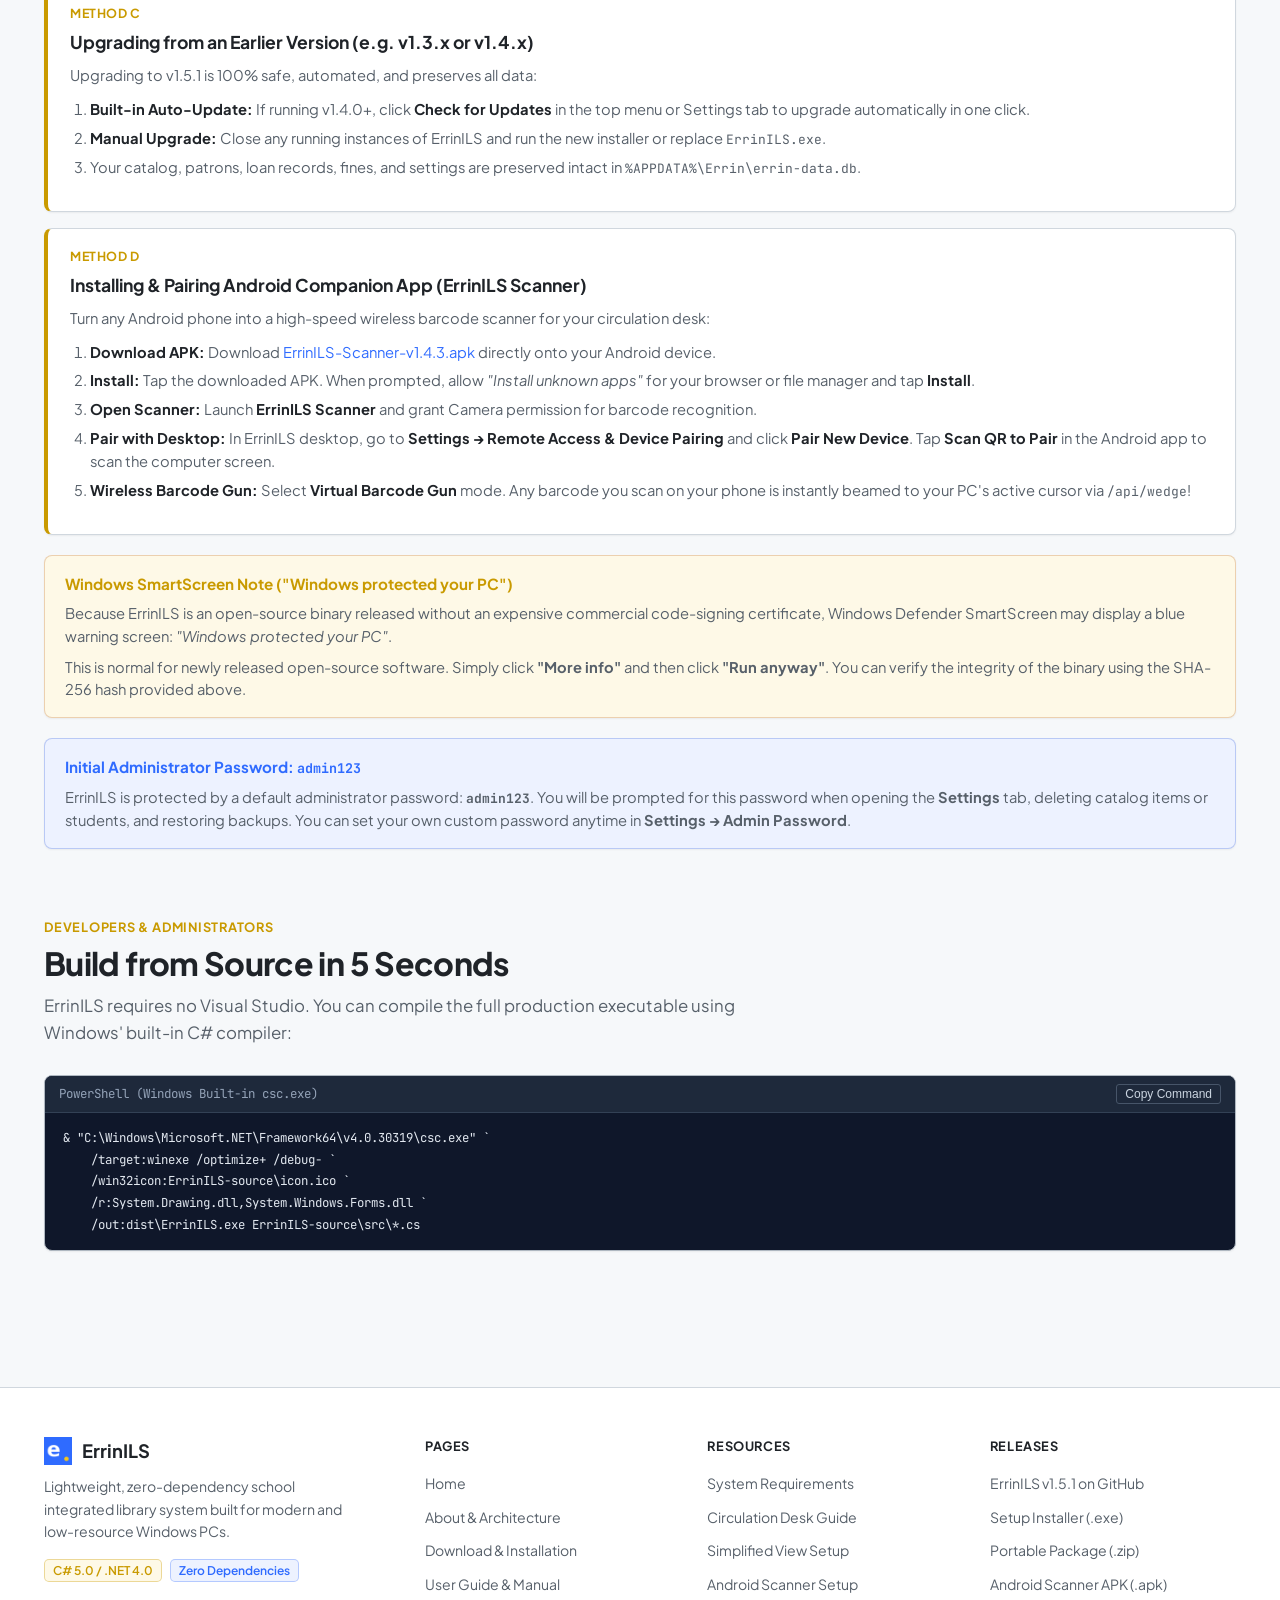
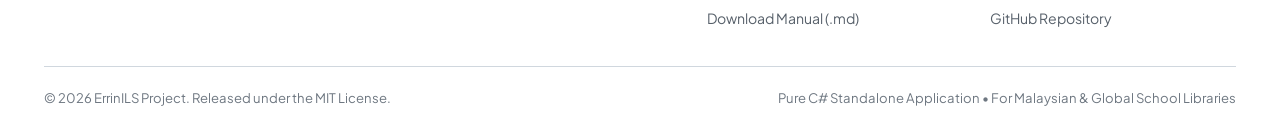
<file: docs/download.html>
<!DOCTYPE html>
<html lang="en">
<head>
  <meta charset="UTF-8">
  <meta name="viewport" content="width=device-width, initial-scale=1.0">
  <title>Download &amp; Install ErrinILS - Windows &amp; Android Companion APK</title>
  <meta name="description" content="Download ErrinILS v1.5.1 for Windows (Installer, Portable ZIP, Standalone EXE) and the ErrinILS Scanner Android APK. Zero dependencies, universal screen fluidity, responsive Remote Access for mobile &amp; tablets, customizable numbering, redesigned barcode labels, and dual cloud sync.">
  <link rel="icon" type="image/png" href="assets/icon.png">
  <link rel="preconnect" href="https://fonts.googleapis.com">
  <link rel="preconnect" href="https://fonts.gstatic.com" crossorigin>
  <link href="https://fonts.googleapis.com/css2?family=Plus+Jakarta+Sans:ital,wght@0,300;0,400;0,500;0,600;0,700;0,800;1,400;1,600&family=Outfit:wght@500;600;700;800&family=JetBrains+Mono:wght@400;500;600&display=swap" rel="stylesheet">
  <link rel="stylesheet" href="styles.css">
  <script>
    (function() {
      var theme = localStorage.getItem('errin_theme');
      if (!theme) {
        theme = window.matchMedia && window.matchMedia('(prefers-color-scheme: dark)').matches ? 'dark' : 'light';
      }
      document.documentElement.setAttribute('data-theme', theme);
    })();
  </script>
</head>
<body>

  <!-- Site Header -->
  <header class="site-header">
    <div class="header-container">
      <a href="index.html" class="brand-link">
        <img src="assets/icon.png" alt="ErrinILS Logo" class="brand-icon">
        <span>ErrinILS</span>
        <span class="brand-badge">v1.5.1</span>
        <span class="brand-school-pill"><span class="school-dot"></span>School Edition</span>
      </a>

      <button class="mobile-menu-btn" aria-label="Toggle navigation" aria-expanded="false">☰</button>

      <nav class="main-nav">
        <a href="index.html" class="nav-link">Home</a>
        <a href="index.html#roles" class="nav-link">School Roles</a>
        <a href="about.html" class="nav-link">About</a>
        <a href="download.html" class="nav-link active">Download</a>
        <a href="guide.html" class="nav-link">User Guide</a>
      </nav>

      <div class="nav-actions">
        <button class="theme-toggle-btn" aria-label="Toggle theme" title="Toggle theme"></button>
        <a href="https://github.com/RZSY/ErrinILS/releases/tag/v1.5.1" class="btn btn-secondary btn-sm" target="_blank" rel="noopener">GitHub Releases ↗</a>
      </div>
    </div>
  </header>

  <!-- Main Content Container -->
  <main class="page-container">

    <!-- Hero Title -->
    <div class="download-hero">
      <span class="section-eyebrow">Official Releases</span>
      <h1 class="section-title" style="font-size: 2.8rem;">Download ErrinILS</h1>
      <p class="section-subtitle" style="margin: 0 auto;">
        Version <strong>1.5.1</strong> is the latest production release featuring universal screen fluidity across all desktop resolutions, responsive mobile &amp; tablet Remote Access SPA and Web OPAC, double-buffered flicker-free rendering, 12 official manual flowcharts, and dual cloud sync. Choose your preferred package below:
      </p>
    </div>

    <!-- 4 Download Cards Grid -->
    <div class="download-cards-grid">
      
      <!-- Option 1: Setup Installer (Featured) -->
      <div class="download-card featured">
        <div class="download-card-ribbon">Recommended for School PCs</div>
        <h3 class="download-card-title">Windows Installer</h3>
        <div class="download-card-meta">ErrinILS-Setup-1.5.1.exe • 309 KB</div>
        <p class="download-card-desc">
          Automated NSIS setup wizard. Installs into Program Files, creates Start Menu shortcuts and Desktop icon, registers clean uninstaller, and configures file permissions.
        </p>

        <ul class="download-specs-list">
          <li><span>Format:</span> <strong>Windows Installer (.exe)</strong></li>
          <li><span>Target OS:</span> <strong>Win 7 / 8 / 10 / 11 (32 &amp; 64-bit)</strong></li>
          <li><span>Start Menu Shortcut:</span> <strong>Yes (Automatic)</strong></li>
          <li><span>Uninstaller:</span> <strong>Yes (Control Panel)</strong></li>
        </ul>

        <a href="https://github.com/RZSY/ErrinILS/releases/download/v1.5.1/ErrinILS-Setup-1.5.1.exe" class="btn btn-primary btn-lg" style="width: 100%;">
          Download Setup Installer (.exe)
        </a>
      </div>

      <!-- Option 2: Portable ZIP -->
      <div class="download-card">
        <div class="download-card-ribbon" style="background: var(--accent-gold-dim); color: var(--accent-gold); border: 1px solid rgba(180, 83, 9, 0.25);">USB Thumbdrive Ready</div>
        <h3 class="download-card-title">Portable ZIP Package</h3>
        <div class="download-card-meta">ErrinILS-Windows-v1.5.1.zip • 330 KB</div>
        <p class="download-card-desc">
          Zero-installation portable archive. Extract to any folder or run directly from a USB flash drive between different school library workstations.
        </p>

        <ul class="download-specs-list">
          <li><span>Format:</span> <strong>ZIP Archive (.zip)</strong></li>
          <li><span>Target OS:</span> <strong>Win 7 / 8 / 10 / 11 (32 &amp; 64-bit)</strong></li>
          <li><span>Installation Required:</span> <strong>None (Extract &amp; Run)</strong></li>
          <li><span>USB Thumbdrive Ready:</span> <strong>Yes (Roaming Mode)</strong></li>
        </ul>

        <a href="https://github.com/RZSY/ErrinILS/releases/download/v1.5.1/ErrinILS-Windows-v1.5.1.zip" class="btn btn-secondary btn-lg" style="width: 100%;">
          Download Portable ZIP (.zip)
        </a>
      </div>

      <!-- Option 3: Standalone Binary -->
      <div class="download-card">
        <div class="download-card-ribbon" style="background: var(--bg-surface-elevated); color: var(--text-muted); border: 1px solid var(--border-subtle);">Direct Raw EXE</div>
        <h3 class="download-card-title">Standalone Binary</h3>
        <div class="download-card-meta">ErrinILS.exe • 1.18 MB</div>
        <p class="download-card-desc">
          The single raw executable file. No installer, no archive, no setup. Place it anywhere on your desktop or USB drive and launch immediately.
        </p>

        <ul class="download-specs-list">
          <li><span>Format:</span> <strong>Pure Standalone (.exe)</strong></li>
          <li><span>Target OS:</span> <strong>Win 7 / 8 / 10 / 11 (32 &amp; 64-bit)</strong></li>
          <li><span>External Assemblies:</span> <strong>0 DLLs required</strong></li>
          <li><span>Framework:</span> <strong>.NET 4.0 or newer</strong></li>
        </ul>

        <a href="https://github.com/RZSY/ErrinILS/releases/download/v1.5.1/ErrinILS.exe" class="btn btn-secondary btn-lg" style="width: 100%;">
          Download Standalone EXE
        </a>
      </div>

      <!-- Option 4: Android Companion App (APK) -->
      <div class="download-card">
        <div class="download-card-ribbon" style="background: var(--accent-blue-dim); color: var(--accent-blue); border: 1px solid rgba(29, 78, 216, 0.25);">Wireless Barcode Gun</div>
        <h3 class="download-card-title">Android Companion APK</h3>
        <div class="download-card-meta">ErrinILS-Scanner-v1.4.3.apk • 35.7 MB</div>
        <p class="download-card-desc">
          High-performance mobile scanner. Turns your Android phone into a wireless barcode gun for PC circulation, shelf stocktaking, and mobile copy-cataloging.
        </p>

        <ul class="download-specs-list">
          <li><span>Format:</span> <strong>Android Package (.apk)</strong></li>
          <li><span>Target OS:</span> <strong>Android 7.0+ (Phones &amp; Tablets)</strong></li>
          <li><span>Barcode Engine:</span> <strong>CameraX + ML Kit (Instant)</strong></li>
          <li><span>Modes:</span> <strong>Wireless Wedge, Return, Borrow, Catalog</strong></li>
        </ul>

        <a href="https://github.com/RZSY/ErrinILS/releases/download/v1.4.3/ErrinILS-Scanner-v1.4.3.apk" class="btn btn-secondary btn-lg" style="width: 100%; border-color: var(--accent-blue); color: var(--accent-blue);">
          Download Android APK (.apk)
        </a>
      </div>

    </div>

    </div>

    <!-- Checksums Verification Table -->
    <section class="section">
      <div class="section-header">
        <span class="section-eyebrow">Cryptographic Verification</span>
        <h2 class="section-title">SHA-256 File Hashes</h2>
        <p class="section-subtitle">
          Verify the integrity of downloaded binaries to guarantee they have not been altered or corrupted:
        </p>
      </div>

      <div class="code-box">
        <div class="code-box-header">
          <span>ErrinILS-Setup-1.5.1.exe SHA-256 (v1.5.1 Windows Setup Installer)</span>
          <button class="code-box-copy">Copy Hash</button>
        </div>
        <pre><code>5F5C9BD6A4A9EA7587C6A14A877BE7D8448CA910B876F7113314326B56634ABF</code></pre>
      </div>

      <div class="code-box">
        <div class="code-box-header">
          <span>ErrinILS-Windows-v1.5.1.zip SHA-256 (v1.5.1 Portable Package ZIP)</span>
          <button class="code-box-copy">Copy Hash</button>
        </div>
        <pre><code>FBC2ED0074090E8A2E59A426A705D3D9F50383A09CC976FD18C91DD7C5525502</code></pre>
      </div>

      <div class="code-box">
        <div class="code-box-header">
          <span>ErrinILS.exe SHA-256 (v1.5.1 Standalone Binary)</span>
          <button class="code-box-copy">Copy Hash</button>
        </div>
        <pre><code>E6BE281875894C6512A17073C4FA230F19C9124FF24C1E4A8E05386C38098C45</code></pre>
      </div>

      <div class="code-box">
        <div class="code-box-header">
          <span>ErrinILS-Scanner-v1.4.3.apk SHA-256 (v1.4.3 Android Companion App)</span>
          <button class="code-box-copy">Copy Hash</button>
        </div>
        <pre><code>3C254F04E6495B31D5BC249B35BDBA5DE19C4C865C193F9B7D9E08F84208DCA8</code></pre>
      </div>

      <div class="code-box">
        <div class="code-box-header">
          <span>ErrinILS-User-Guide.pdf SHA-256 (Official User Manual 25-Page PDF)</span>
          <button class="code-box-copy">Copy Hash</button>
        </div>
        <pre><code>419FB68335C36B8310585B72050621EA649D9605E674D902BD974ECE017CA0AE</code></pre>
      </div>

      <p style="color: var(--text-muted); font-size: 0.88rem;">
        To check in PowerShell: <code>Get-FileHash ErrinILS.exe -Algorithm SHA256</code>
      </p>
    </section>

    <!-- System Requirements Section -->
    <section class="section" id="requirements">
      <div class="section-header">
        <span class="section-eyebrow">Compatibility Matrix</span>
        <h2 class="section-title">System Requirements</h2>
      </div>

      <div class="table-container">
        <table class="data-table">
          <thead>
            <tr>
              <th>Component</th>
              <th class="highlight">Minimum Requirement</th>
              <th>Recommended Configuration</th>
            </tr>
          </thead>
          <tbody>
            <tr>
              <td><strong>Operating System</strong></td>
              <td class="highlight">Windows 7 SP1 (32-bit or 64-bit)</td>
              <td>Windows 10 or Windows 11 (64-bit)</td>
            </tr>
            <tr>
              <td><strong>Runtime Environment</strong></td>
              <td class="highlight">Microsoft .NET Framework 4.0</td>
              <td>Microsoft .NET Framework 4.8 (Built-in on Win 10/11)</td>
            </tr>
            <tr>
              <td><strong>Memory (RAM)</strong></td>
              <td class="highlight">1 GB RAM</td>
              <td>2 GB RAM or more</td>
            </tr>
            <tr>
              <td><strong>Storage Space</strong></td>
              <td class="highlight">10 MB free disk space</td>
              <td>100 MB free disk space (for catalog backups)</td>
            </tr>
            <tr>
              <td><strong>Peripherals</strong></td>
              <td class="highlight">Standard Keyboard &amp; Mouse</td>
              <td>USB 1D/2D Barcode Scanner or Android Companion App</td>
            </tr>
            <tr>
              <td><strong>Display Resolution</strong></td>
              <td class="highlight">1024 × 768 pixels</td>
              <td>1920 × 1080 (Supports 125%, 150%, 200% PerMonitorV2 scaling)</td>
            </tr>
            <tr>
              <td><strong>Network Interface</strong></td>
              <td class="highlight">None required (100% offline)</td>
              <td>Wi-Fi / Ethernet for 31-source copy-cataloguing and phone scanner pairing</td>
            </tr>
            <tr>
              <td><strong>Android Companion App</strong></td>
              <td class="highlight">Android 7.0 (Nougat), Camera with autofocus</td>
              <td>Android 10+ with CameraX &amp; Google ML Kit barcode recognition</td>
            </tr>
          </tbody>
        </table>
      </div>

      <div class="callout callout-note">
        <div class="callout-header">
          <span>A Note on Windows 7 and .NET Framework</span>
        </div>
        <p>
          Windows 8, 8.1, 10, and 11 come with .NET Framework 4.5+ already installed by default; ErrinILS will run immediately out of the box. If you are deploying on older <strong>Windows 7 SP1</strong> computers, ensure that Microsoft .NET Framework 4.0 (or .NET 4.8) is installed. If needed, you can download the official .NET 4.8 runtime directly from Microsoft's website.
        </p>
      </div>
    </section>

    <!-- Installation Step-by-Step Instructions -->
    <section class="section">
      <div class="section-header">
        <span class="section-eyebrow">Installation Walkthrough</span>
        <h2 class="section-title">Step-by-Step Setup Instructions</h2>
      </div>

      <div class="step-card">
        <div class="step-card-num">METHOD A</div>
        <h3 class="step-card-title">Installing via Windows Setup Wizard (Recommended)</h3>
        <p>Follow these 4 simple steps to install ErrinILS on a library circulation computer:</p>
        <ol class="step-list">
          <li><strong>Download:</strong> Click the <a href="https://github.com/RZSY/ErrinILS/releases/download/v1.5.1/ErrinILS-Setup-1.5.1.exe">Setup Installer (.exe)</a> button above.</li>
          <li><strong>Run Installer:</strong> Double-click <code>ErrinILS-Setup-1.5.1.exe</code> in your Downloads folder.</li>
          <li><strong>Follow Wizard:</strong> Choose your install location (defaults to <code>C:\Program Files (x86)\ErrinILS</code>) and click <em>Install</em>.</li>
          <li><strong>Launch:</strong> Check the box <em>"Launch ErrinILS"</em> or launch it anytime from your Start Menu or Desktop icon.</li>
        </ol>
      </div>

      <div class="step-card">
        <div class="step-card-num">METHOD B</div>
        <h3 class="step-card-title">Running Portably from a USB Flash Drive</h3>
        <p>Ideal if you share computers or want a zero-install deployment:</p>
        <ol class="step-list">
          <li>Download the <a href="https://github.com/RZSY/ErrinILS/releases/download/v1.5.1/ErrinILS-Windows-v1.5.1.zip">Portable ZIP Package</a>.</li>
          <li>Extract the contents to your USB drive (e.g. <code>E:\ErrinILS\</code>).</li>
          <li>Double-click <code>ErrinILS.exe</code> to begin working immediately.</li>
          <li><em>Tip:</em> To backup your database to the USB stick, use the built-in <strong>Export Backup (ZIP)</strong> feature in the Settings tab.</li>
        </ol>
      </div>

      <div class="step-card">
        <div class="step-card-num">METHOD C</div>
        <h3 class="step-card-title">Upgrading from an Earlier Version (e.g. v1.3.x or v1.4.x)</h3>
        <p>Upgrading to v1.5.1 is 100% safe, automated, and preserves all data:</p>
        <ol class="step-list">
          <li><strong>Built-in Auto-Update:</strong> If running v1.4.0+, click <strong>Check for Updates</strong> in the top menu or Settings tab to upgrade automatically in one click.</li>
          <li><strong>Manual Upgrade:</strong> Close any running instances of ErrinILS and run the new installer or replace <code>ErrinILS.exe</code>.</li>
          <li>Your catalog, patrons, loan records, fines, and settings are preserved intact in <code>%APPDATA%\Errin\errin-data.db</code>.</li>
        </ol>
      </div>

      <div class="step-card">
        <div class="step-card-num">METHOD D</div>
        <h3 class="step-card-title">Installing &amp; Pairing Android Companion App (ErrinILS Scanner)</h3>
        <p>Turn any Android phone into a high-speed wireless barcode scanner for your circulation desk:</p>
        <ol class="step-list">
          <li><strong>Download APK:</strong> Download <a href="https://github.com/RZSY/ErrinILS/releases/download/v1.4.3/ErrinILS-Scanner-v1.4.3.apk">ErrinILS-Scanner-v1.4.3.apk</a> directly onto your Android device.</li>
          <li><strong>Install:</strong> Tap the downloaded APK. When prompted, allow <em>"Install unknown apps"</em> for your browser or file manager and tap <strong>Install</strong>.</li>
          <li><strong>Open Scanner:</strong> Launch <strong>ErrinILS Scanner</strong> and grant Camera permission for barcode recognition.</li>
          <li><strong>Pair with Desktop:</strong> In ErrinILS desktop, go to <strong>Settings → Remote Access &amp; Device Pairing</strong> and click <strong>Pair New Device</strong>. Tap <strong>Scan QR to Pair</strong> in the Android app to scan the computer screen.</li>
          <li><strong>Wireless Barcode Gun:</strong> Select <strong>Virtual Barcode Gun</strong> mode. Any barcode you scan on your phone is instantly beamed to your PC's active cursor via <code>/api/wedge</code>!</li>
        </ol>
      </div>

      <div class="callout callout-warning">
        <div class="callout-header">
          <span>Windows SmartScreen Note ("Windows protected your PC")</span>
        </div>
        <p>
          Because ErrinILS is an open-source binary released without an expensive commercial code-signing certificate, Windows Defender SmartScreen may display a blue warning screen: <em>"Windows protected your PC"</em>.
        </p>
        <p>
          This is normal for newly released open-source software. Simply click <strong>"More info"</strong> and then click <strong>"Run anyway"</strong>. You can verify the integrity of the binary using the SHA-256 hash provided above.
        </p>
      </div>

      <div class="callout callout-note">
        <div class="callout-header">
          <span>Initial Administrator Password: <code>admin123</code></span>
        </div>
        <p>
          ErrinILS is protected by a default administrator password: <strong><code>admin123</code></strong>. You will be prompted for this password when opening the <strong>Settings</strong> tab, deleting catalog items or students, and restoring backups. You can set your own custom password anytime in <strong>Settings → Admin Password</strong>.
        </p>
      </div>
    </section>

    <!-- Source Code & Compilation -->
    <section class="section">
      <div class="section-header">
        <span class="section-eyebrow">Developers &amp; Administrators</span>
        <h2 class="section-title">Build from Source in 5 Seconds</h2>
        <p class="section-subtitle">
          ErrinILS requires no Visual Studio. You can compile the full production executable using Windows' built-in C# compiler:
        </p>
      </div>

      <div class="code-box">
        <div class="code-box-header">
          <span>PowerShell (Windows Built-in csc.exe)</span>
          <button class="code-box-copy">Copy Command</button>
        </div>
        <pre><code>&amp; "C:\Windows\Microsoft.NET\Framework64\v4.0.30319\csc.exe" `
    /target:winexe /optimize+ /debug- `
    /win32icon:ErrinILS-source\icon.ico `
    /r:System.Drawing.dll,System.Windows.Forms.dll `
    /out:dist\ErrinILS.exe ErrinILS-source\src\*.cs</code></pre>
      </div>
    </section>

  </main>

  <!-- Site Footer -->
  <footer class="site-footer">
    <div class="footer-container">
      <div class="footer-top">
        <div>
          <div class="footer-brand-title">
            <img src="assets/icon.png" alt="ErrinILS Icon" style="width: 28px; height: 28px;">
            <span>ErrinILS</span>
          </div>
          <p class="footer-brand-desc">
            Lightweight, zero-dependency school integrated library system built for modern and low-resource Windows PCs.
          </p>
          <div class="footer-badges">
            <span class="badge badge-gold">C# 5.0 / .NET 4.0</span>
            <span class="badge badge-blue">Zero Dependencies</span>
          </div>
        </div>

        <div>
          <div class="footer-col-title">Pages</div>
          <ul class="footer-links">
            <li><a href="index.html">Home</a></li>
            <li><a href="about.html">About &amp; Architecture</a></li>
            <li><a href="download.html">Download &amp; Installation</a></li>
            <li><a href="guide.html">User Guide &amp; Manual</a></li>
          </ul>
        </div>

        <div>
          <div class="footer-col-title">Resources</div>
          <ul class="footer-links">
            <li><a href="download.html#requirements">System Requirements</a></li>
            <li><a href="guide.html#circ">Circulation Desk Guide</a></li>
            <li><a href="guide.html#simple">Simplified View Setup</a></li>
            <li><a href="guide.html#ch13-7">Android Scanner Setup</a></li>
            <li><a href="assets/ErrinILS-User-Guide.md" download>Download Manual (.md)</a></li>
          </ul>
        </div>

        <div>
          <div class="footer-col-title">Releases</div>
          <ul class="footer-links">
            <li><a href="https://github.com/RZSY/ErrinILS/releases/tag/v1.5.1" target="_blank" rel="noopener">ErrinILS v1.5.1 on GitHub</a></li>
            <li><a href="https://github.com/RZSY/ErrinILS/releases/download/v1.5.1/ErrinILS-Setup-1.5.1.exe">Setup Installer (.exe)</a></li>
            <li><a href="https://github.com/RZSY/ErrinILS/releases/download/v1.5.1/ErrinILS-Windows-v1.5.1.zip">Portable Package (.zip)</a></li>
            <li><a href="https://github.com/RZSY/ErrinILS/releases/download/v1.4.3/ErrinILS-Scanner-v1.4.3.apk">Android Scanner APK (.apk)</a></li>
            <li><a href="https://github.com/RZSY/ErrinILS" target="_blank" rel="noopener">GitHub Repository</a></li>
          </ul>
        </div>
      </div>

      <div class="footer-bottom">
        <div>&copy; 2026 ErrinILS Project. Released under the MIT License.</div>
        <div style="font-size: 0.82rem; color: var(--text-dim);">
          Pure C# Standalone Application • For Malaysian &amp; Global School Libraries
        </div>
      </div>
    </div>
  </footer>

  <script src="script.js"></script>
</body>
</html>
</file>
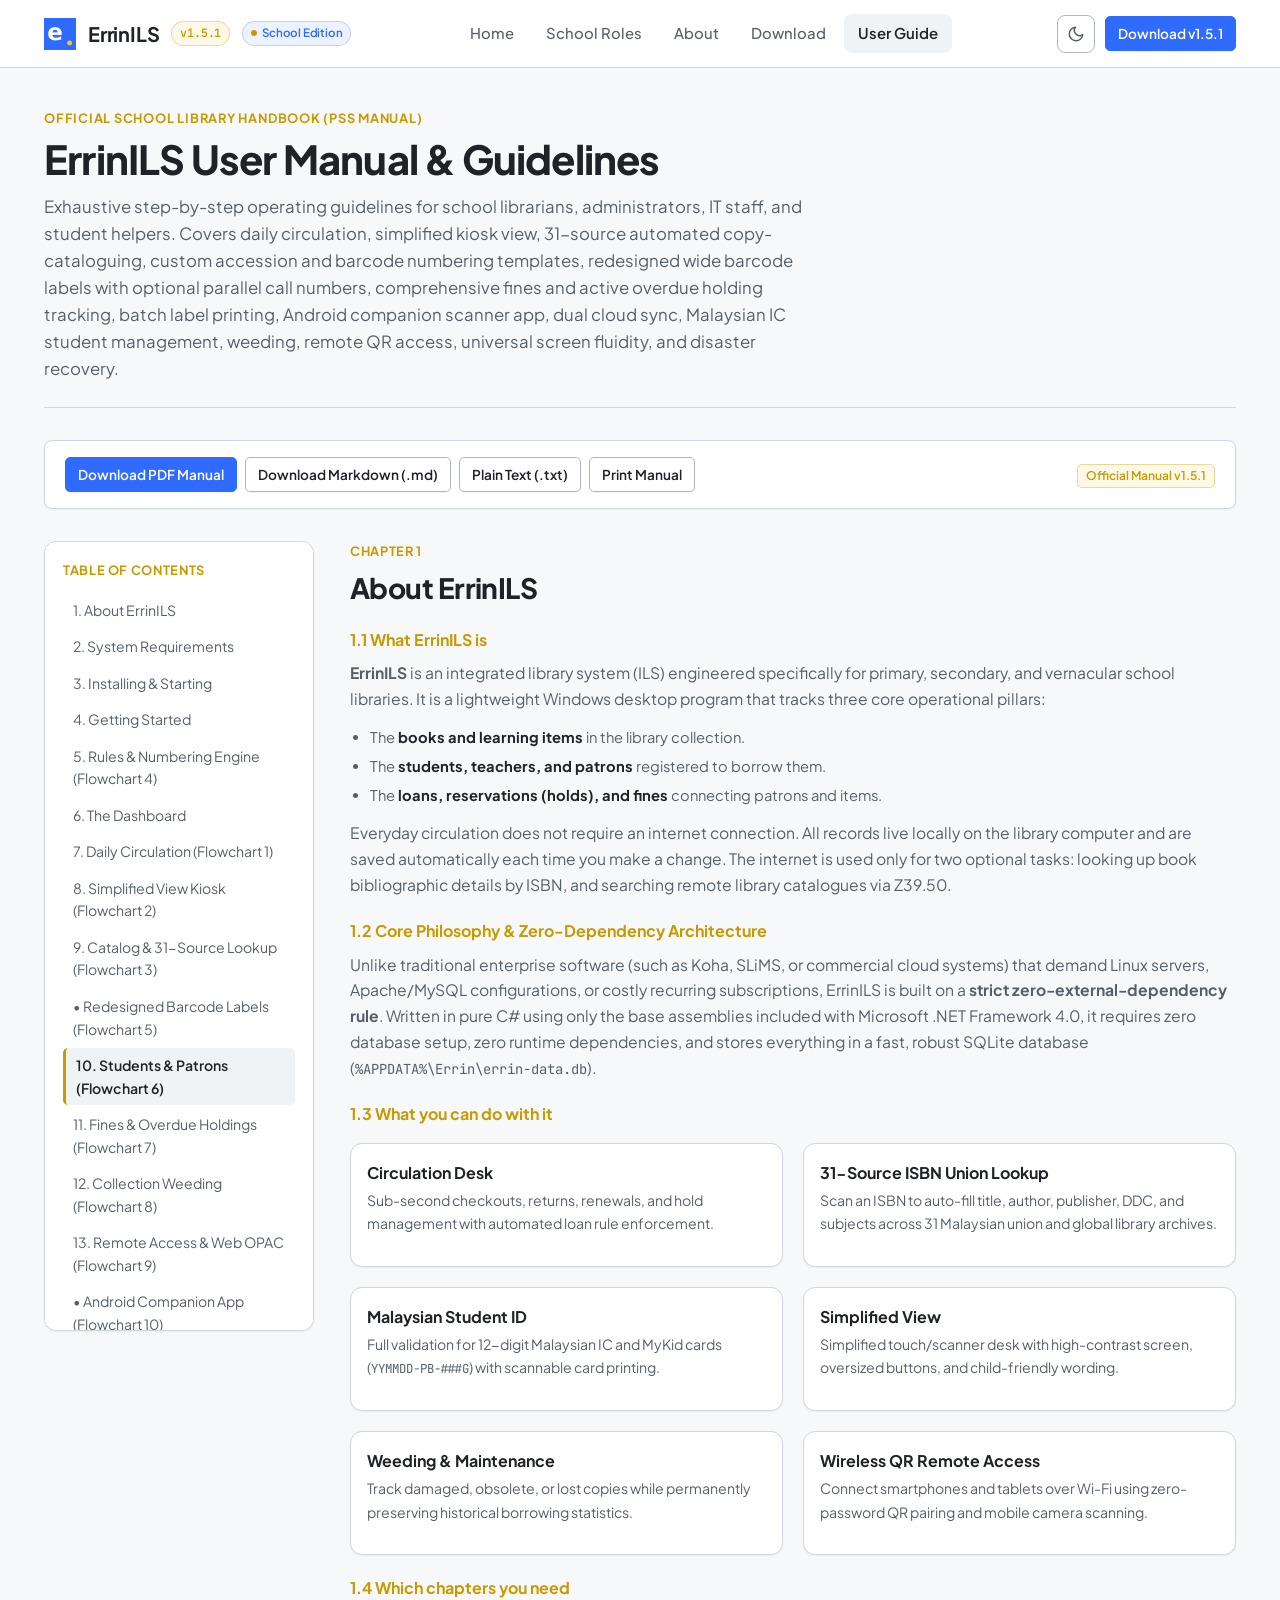
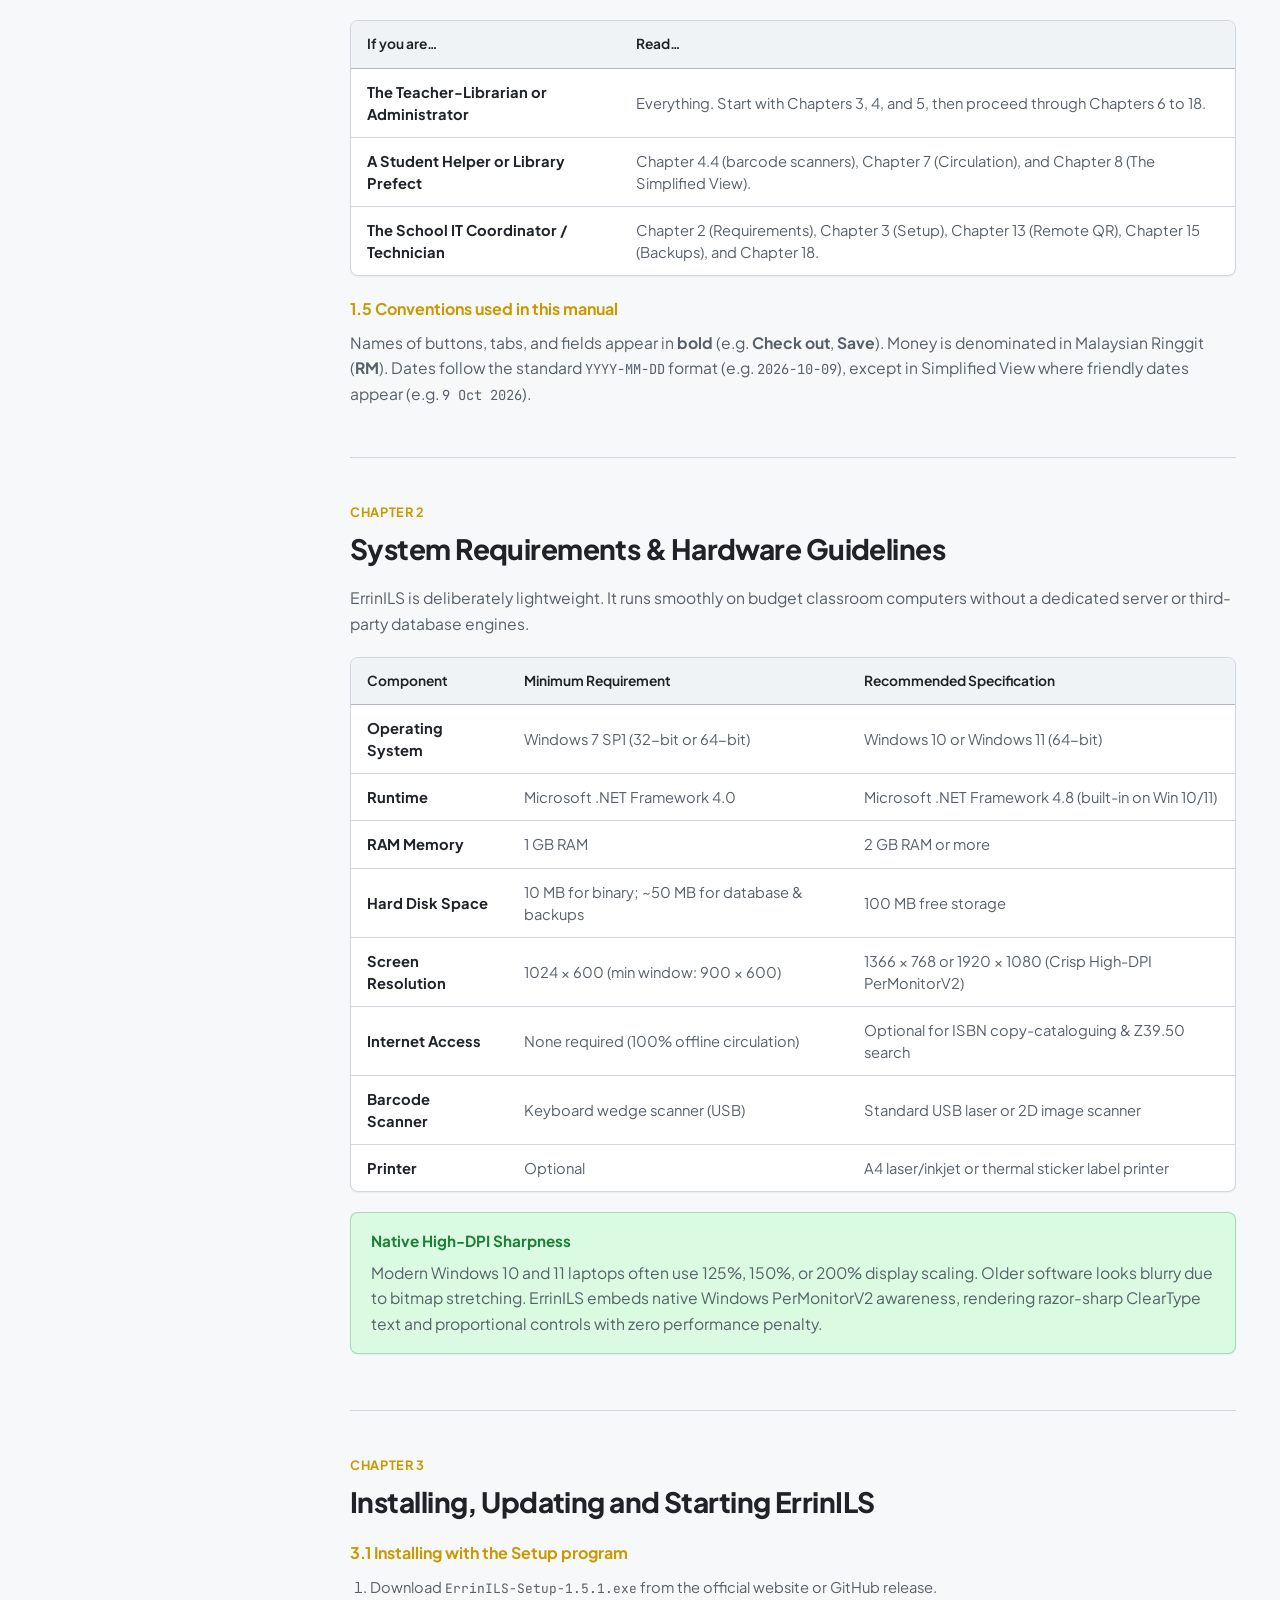
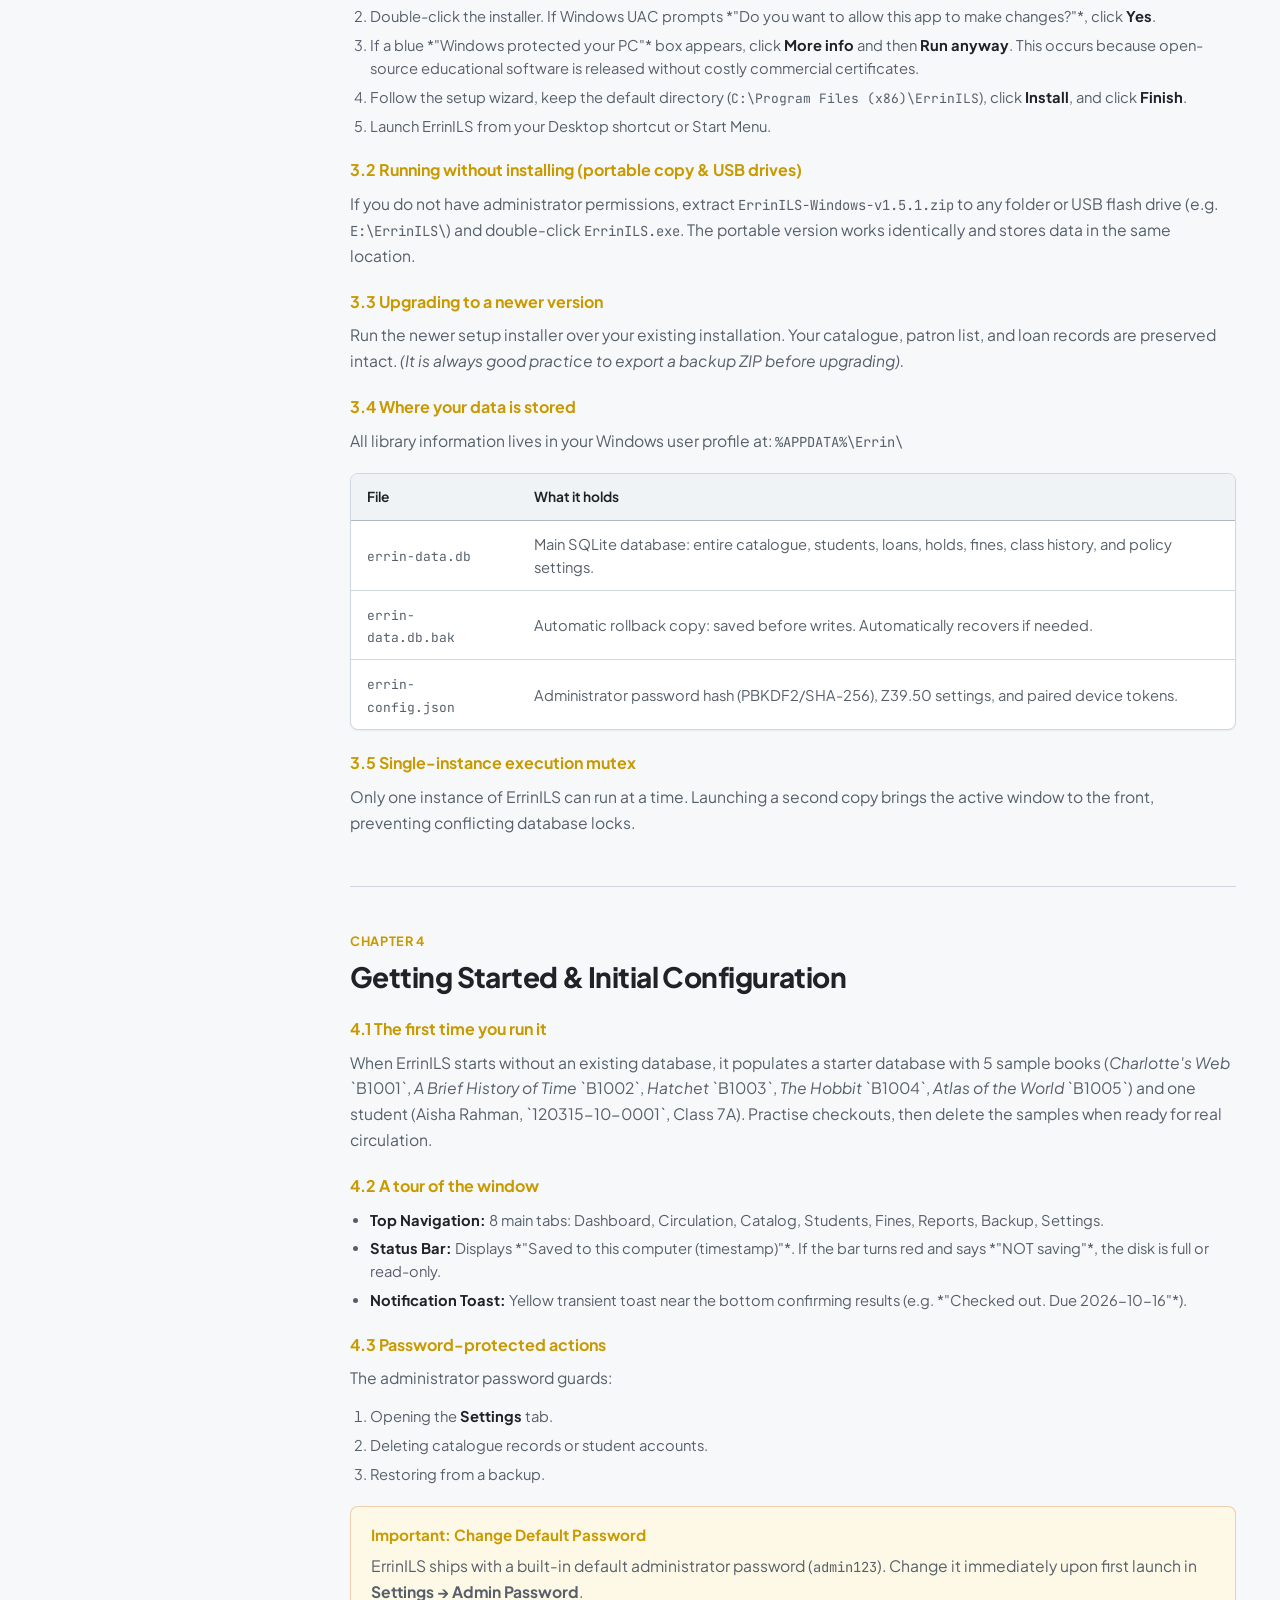
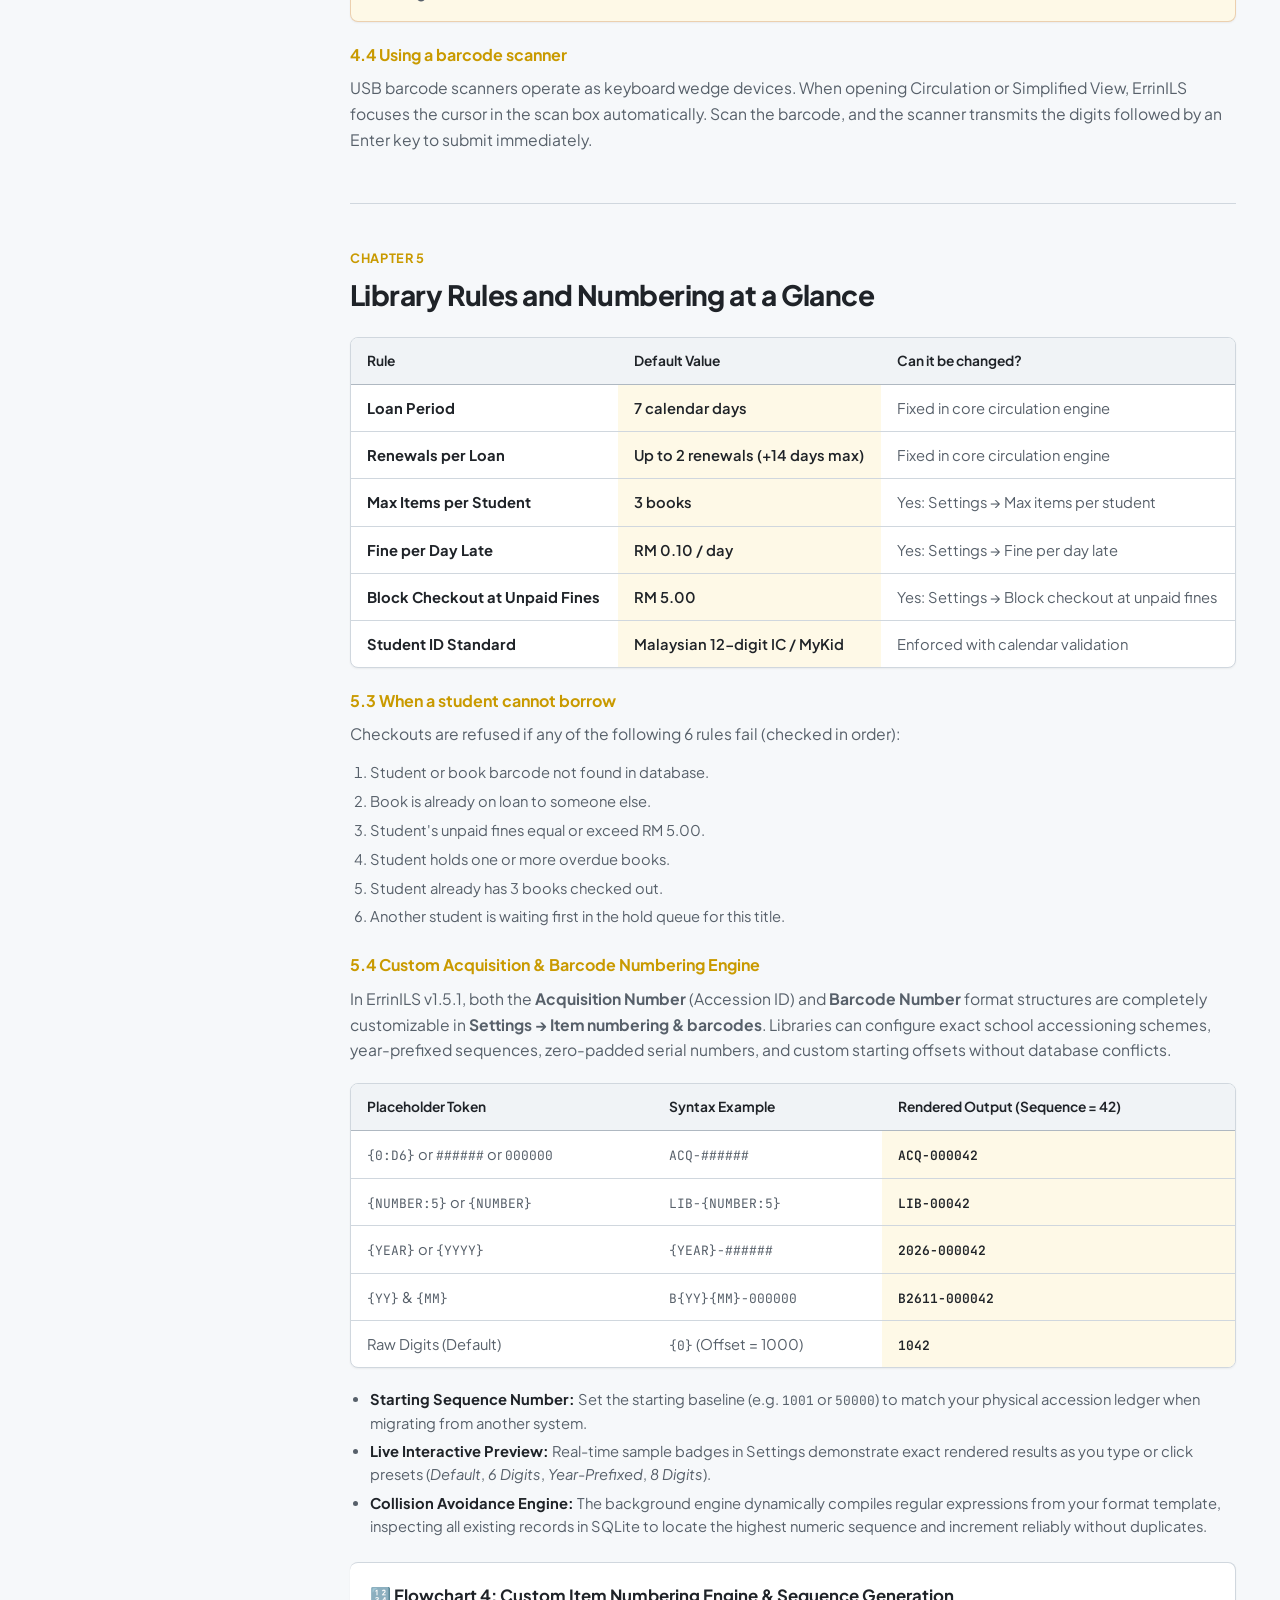
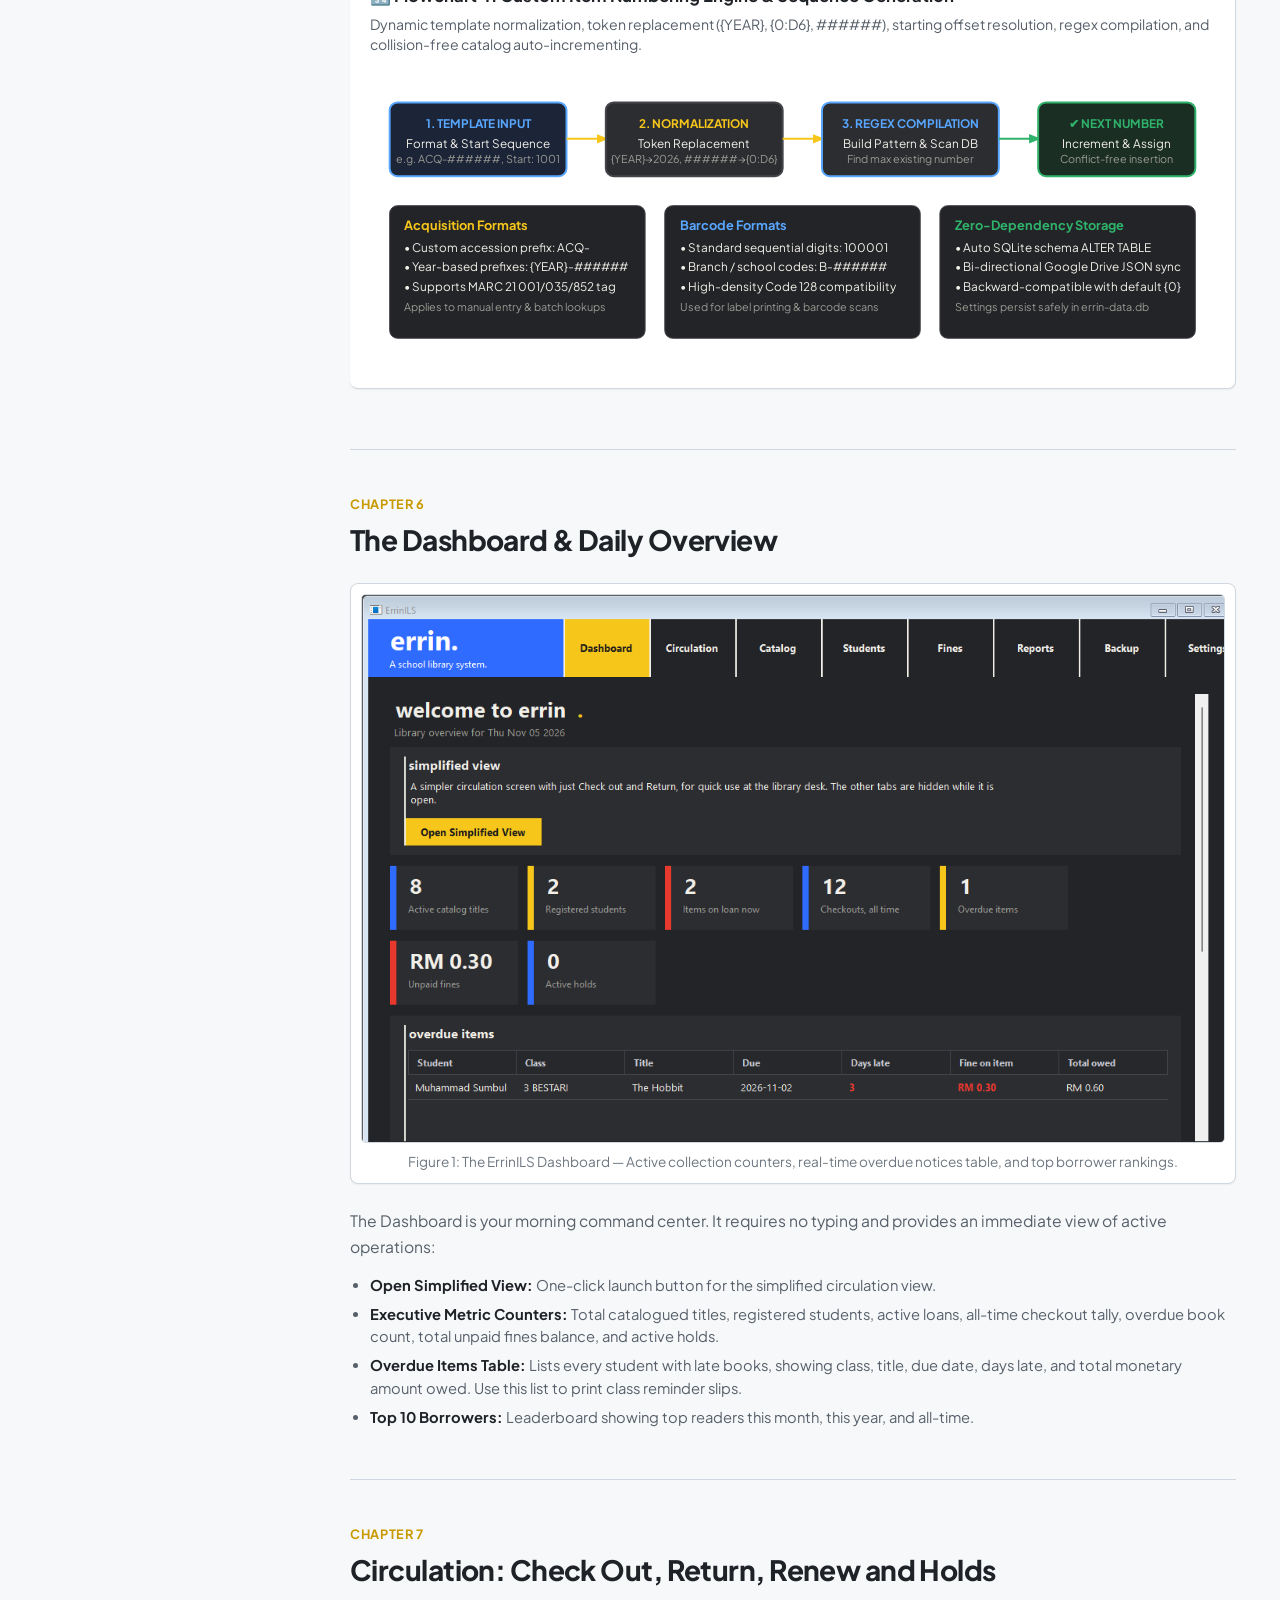
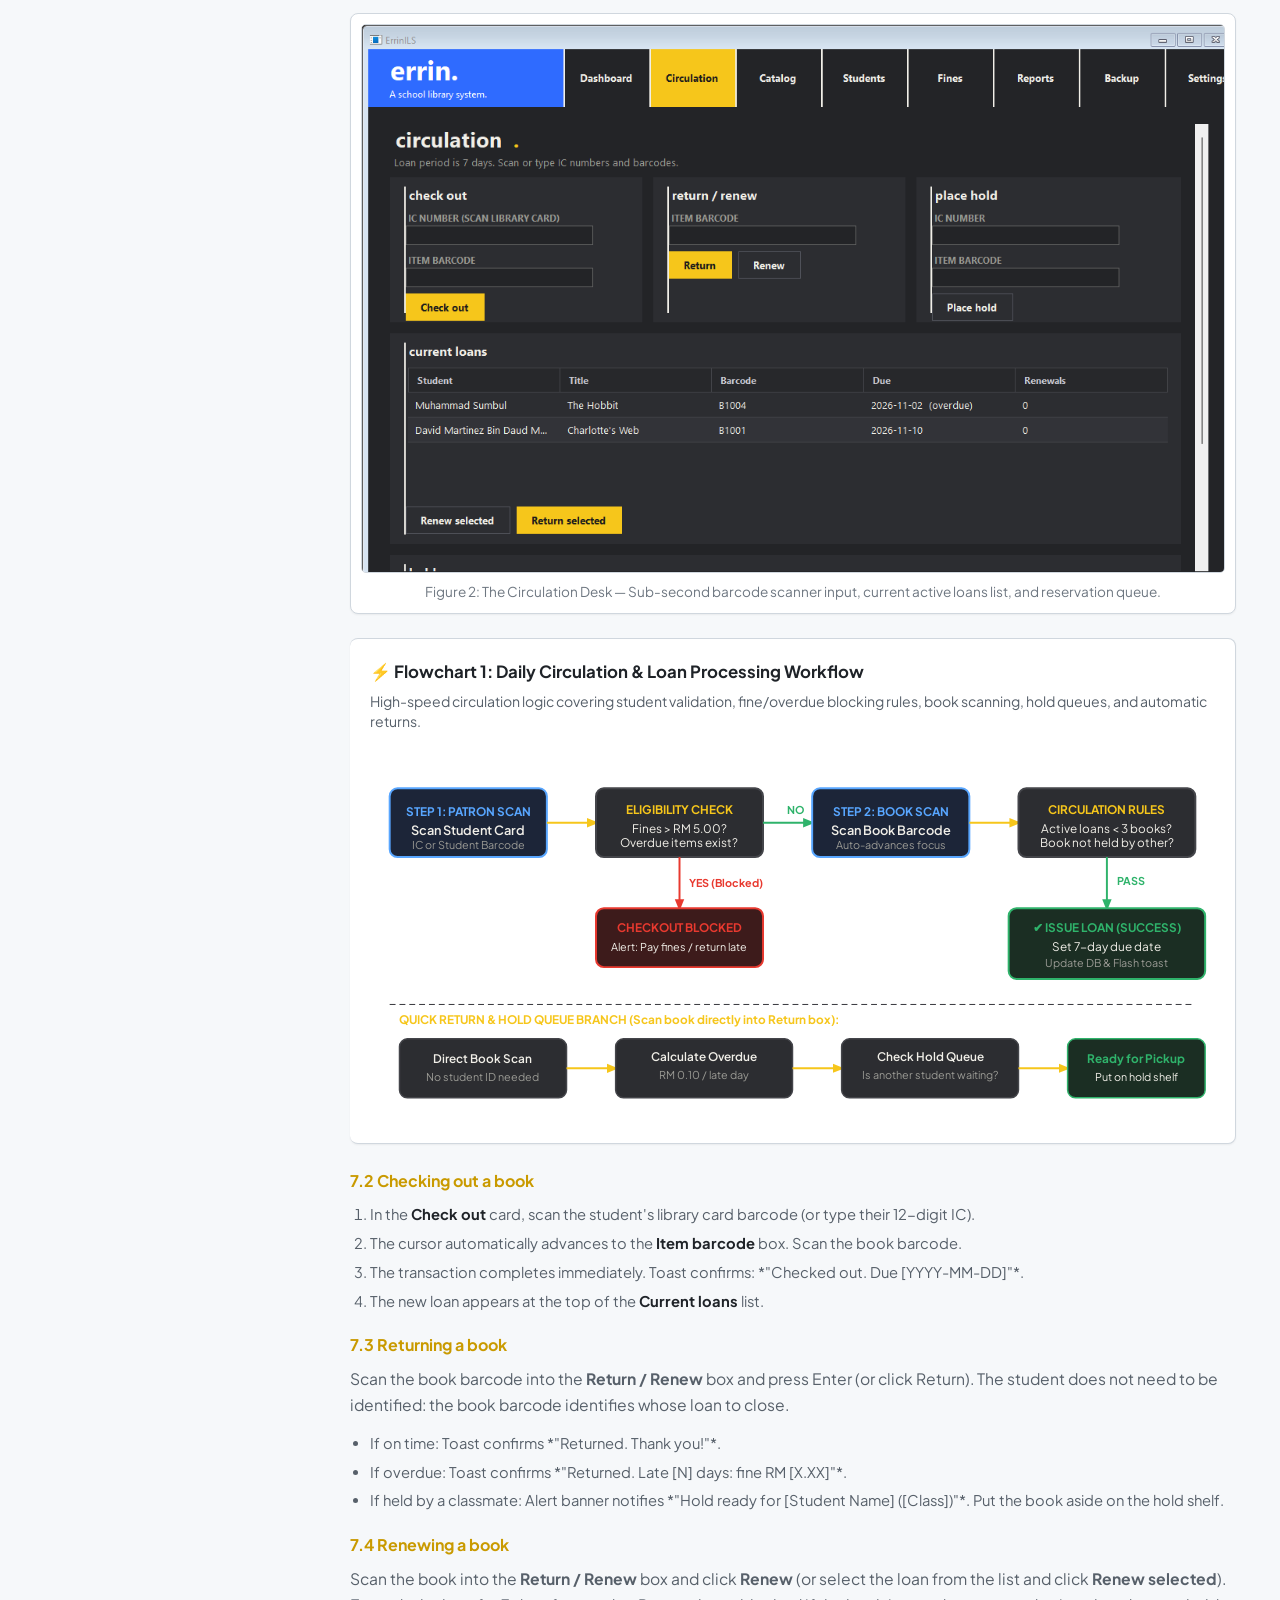
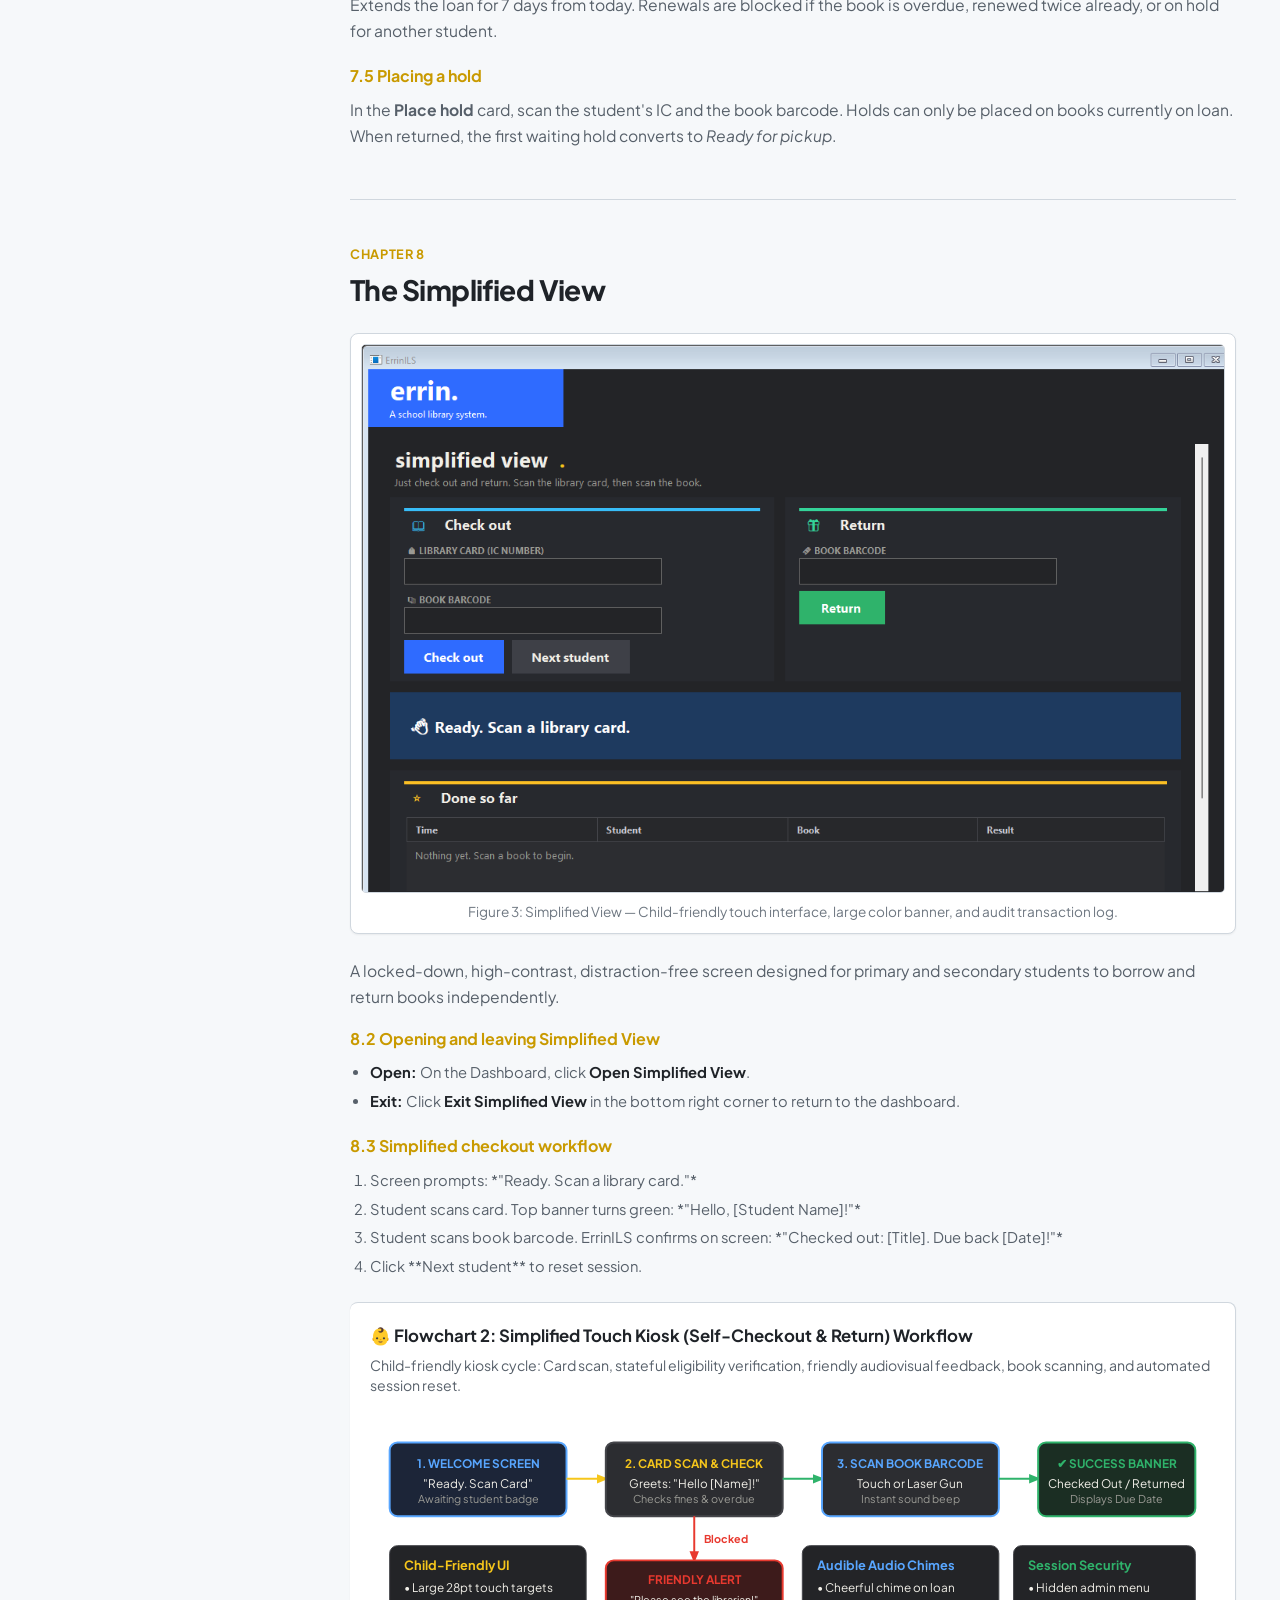
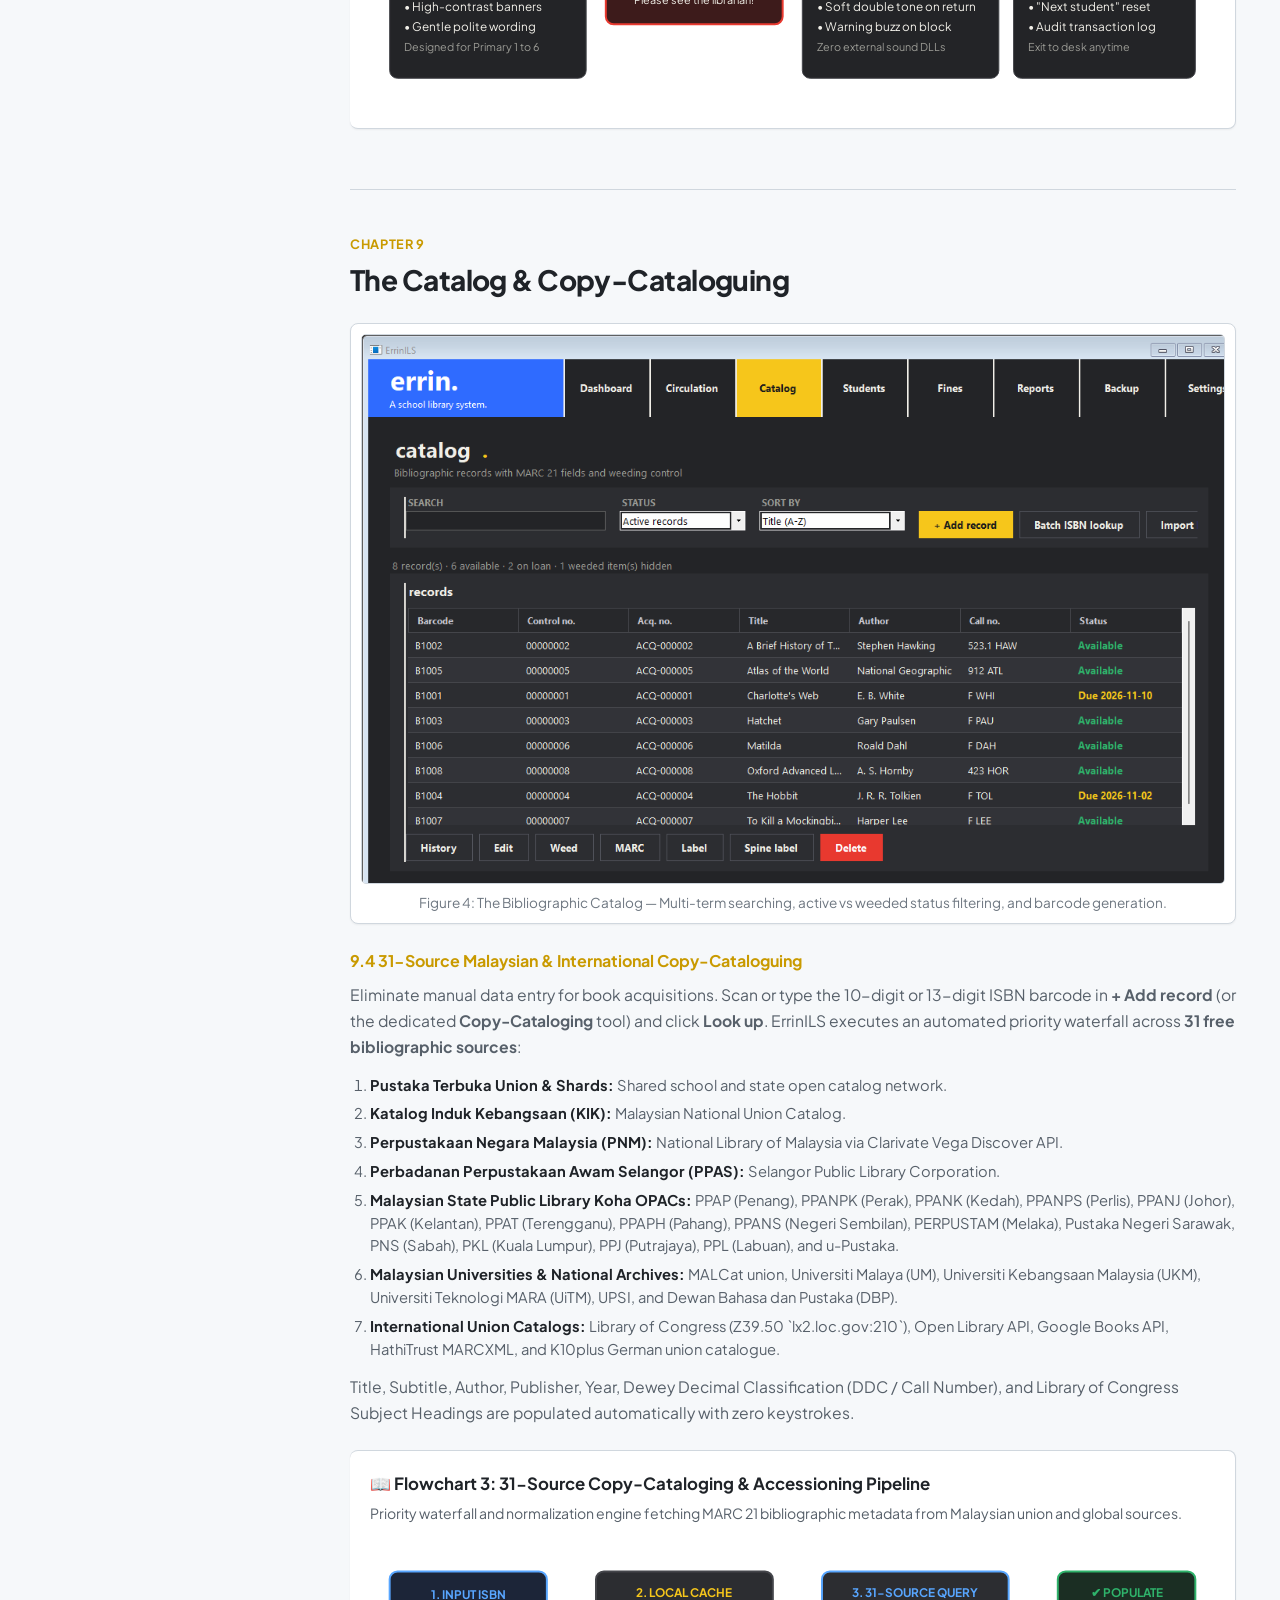
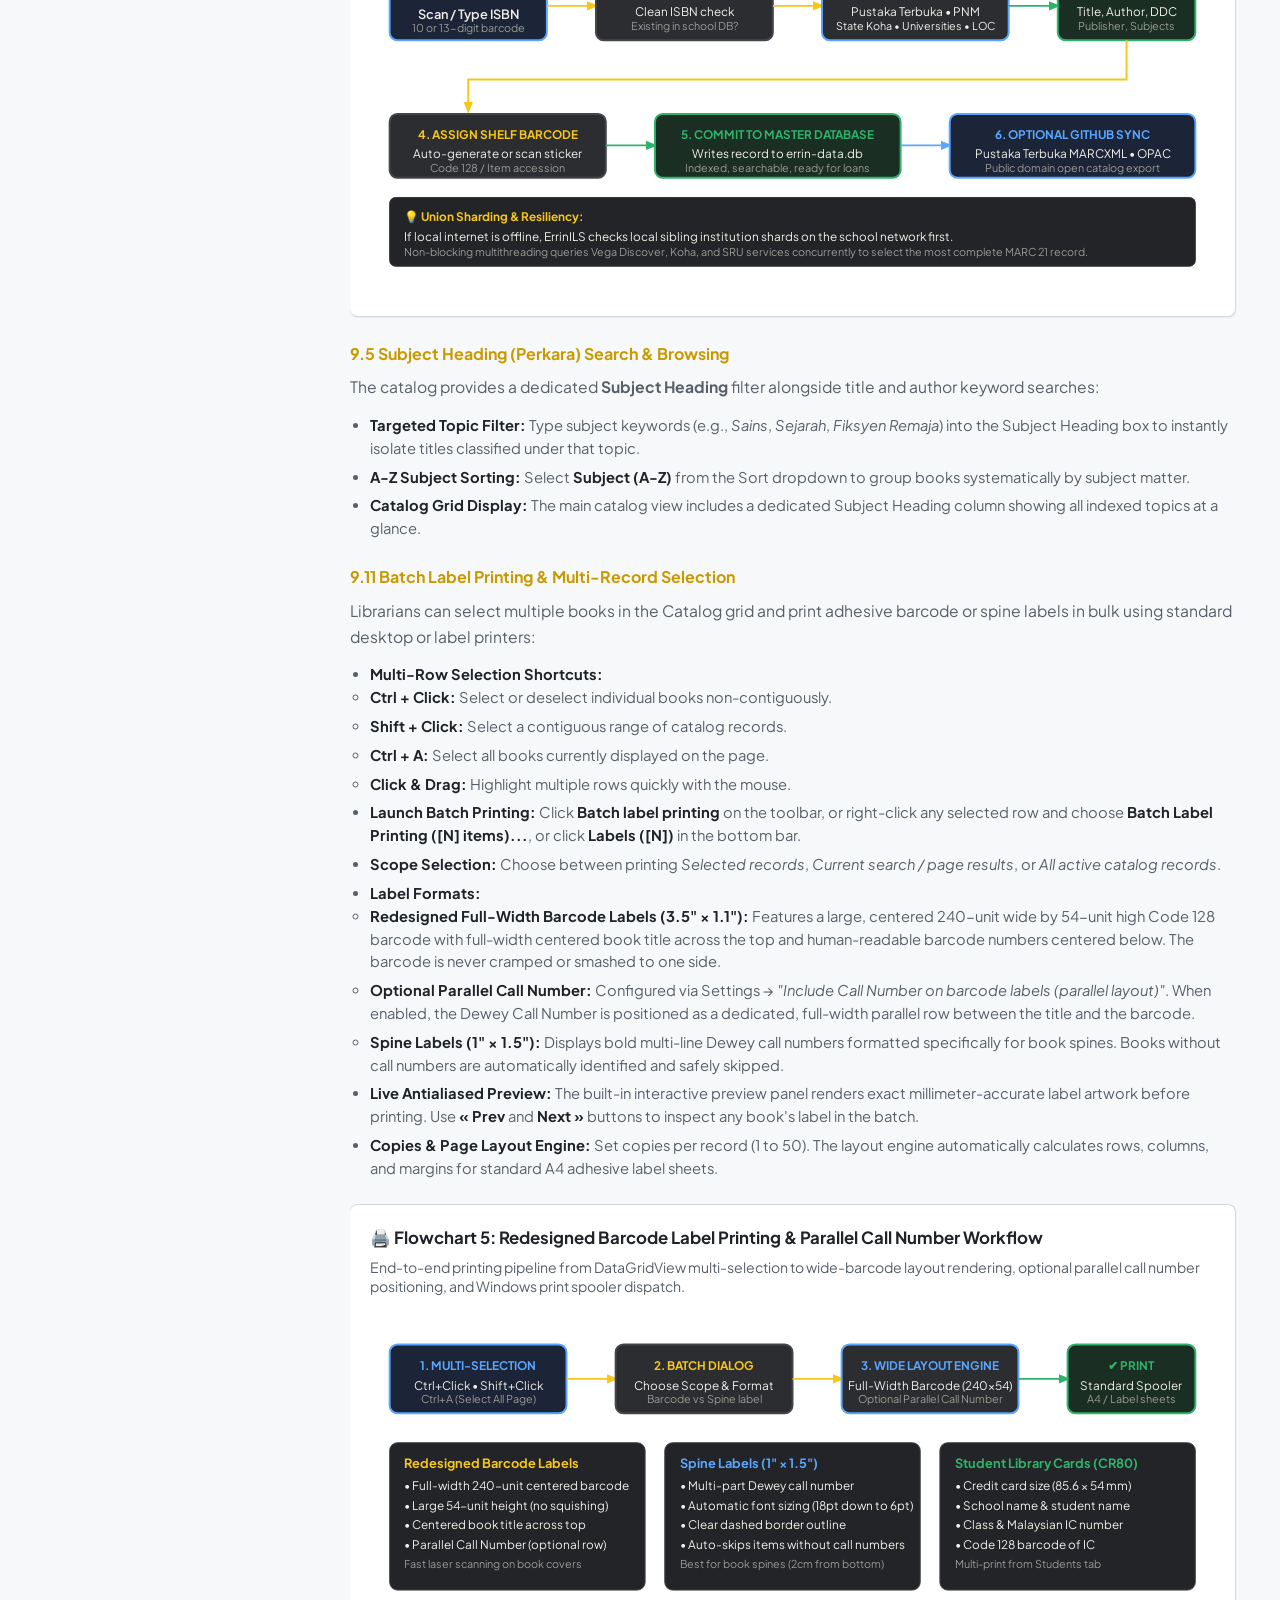
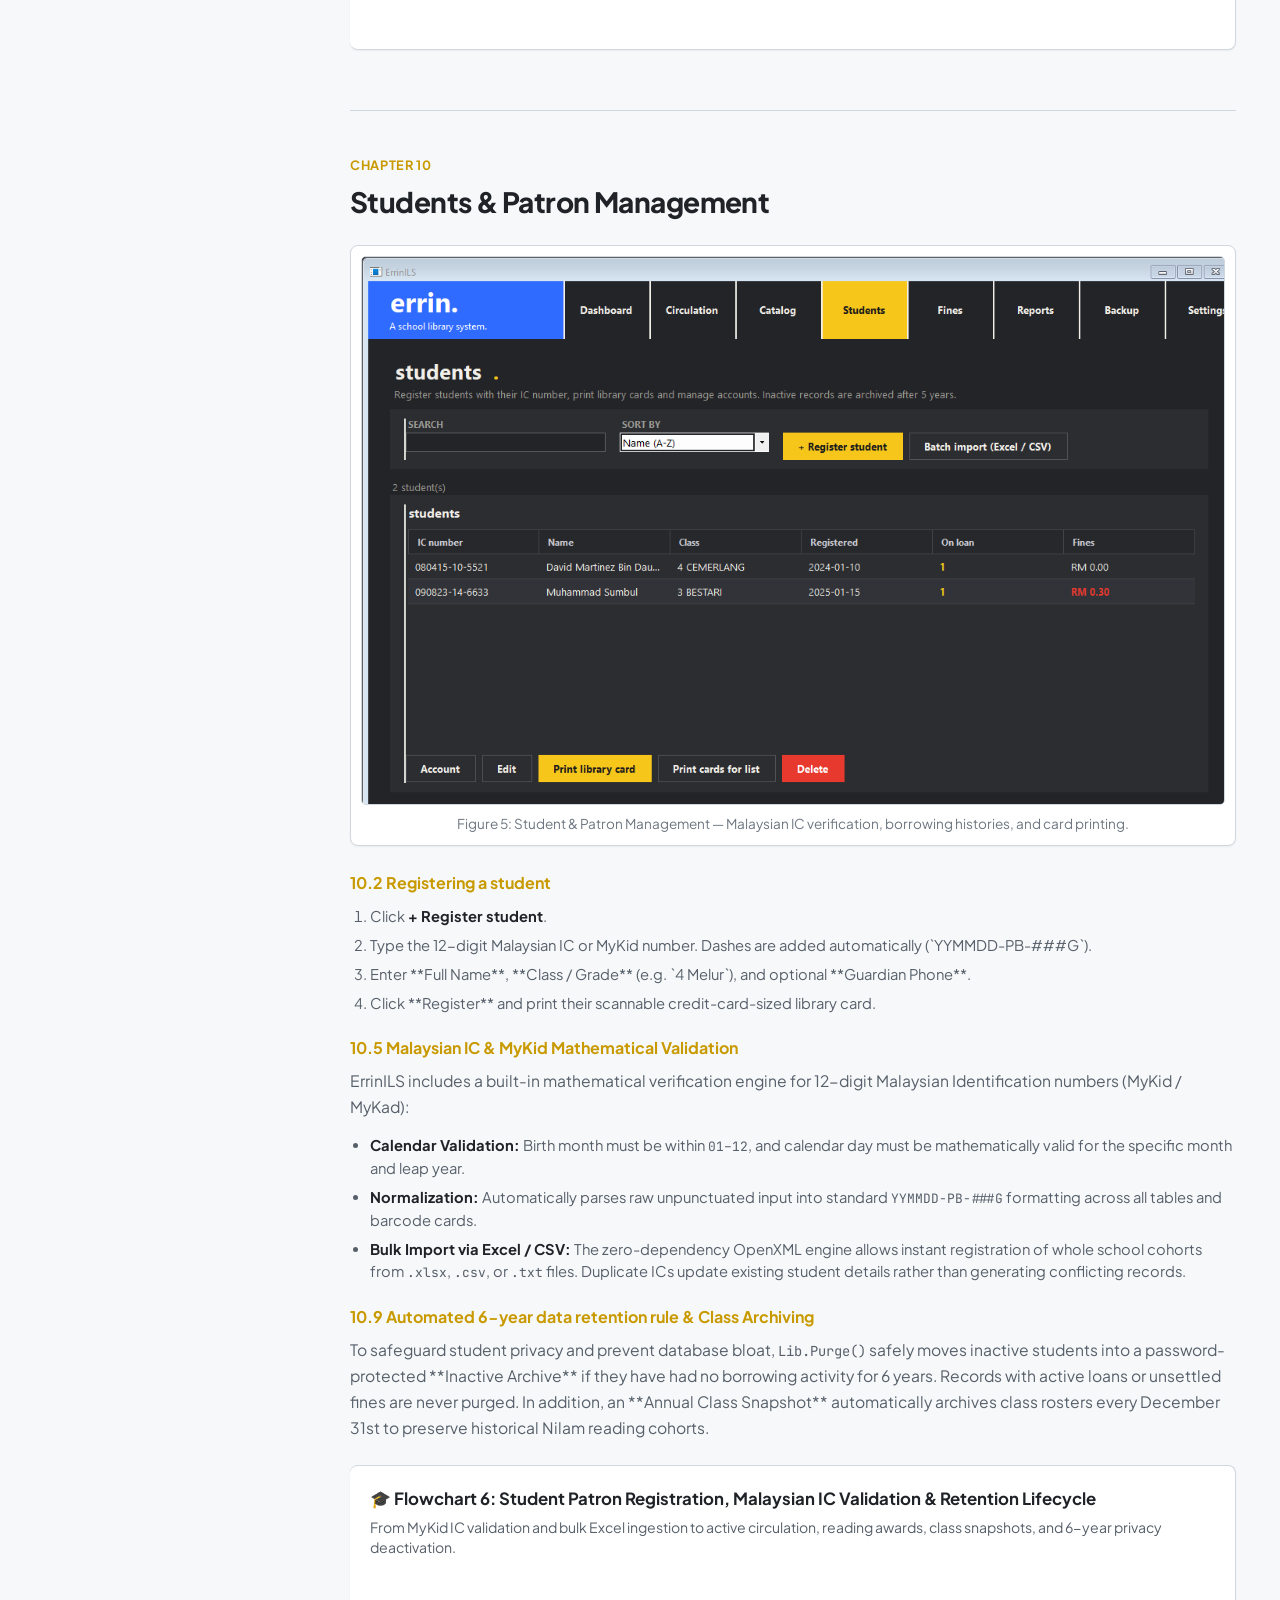
<file: docs/guide.html>
<!DOCTYPE html>
<html lang="en">
<head>
  <meta charset="UTF-8">
  <meta name="viewport" content="width=device-width, initial-scale=1.0">
  <title>ErrinILS User Manual - Comprehensive Operating Guidelines</title>
  <meta name="description" content="Official, exhaustive user manual and operating handbook for ErrinILS version 1.5.1. Covers installation, universal screen fluidity, responsive mobile &amp; tablet Remote Access, circulation, 31-source cataloguing, custom accession &amp; barcode numbering formats, redesigned barcode labels, overdue holding loan tracking, batch label printing, Android companion scanner, cloud sync, student management, fines, weeding, QR remote pairing, analytics, and administration.">
  <link rel="icon" type="image/png" href="assets/icon.png">
  <link rel="preconnect" href="https://fonts.googleapis.com">
  <link rel="preconnect" href="https://fonts.gstatic.com" crossorigin>
  <link href="https://fonts.googleapis.com/css2?family=Plus+Jakarta+Sans:ital,wght@0,300;0,400;0,500;0,600;0,700;0,800;1,400;1,600&family=Outfit:wght@500;600;700;800&family=JetBrains+Mono:wght@400;500;600&display=swap" rel="stylesheet">
  <link rel="stylesheet" href="styles.css">
  <script>
    (function() {
      var theme = localStorage.getItem('errin_theme');
      if (!theme) {
        theme = window.matchMedia && window.matchMedia('(prefers-color-scheme: dark)').matches ? 'dark' : 'light';
      }
      document.documentElement.setAttribute('data-theme', theme);
    })();
  </script>
</head>
<body>

  <!-- Site Header -->
  <header class="site-header">
    <div class="header-container">
      <a href="index.html" class="brand-link">
        <img src="assets/icon.png" alt="ErrinILS Logo" class="brand-icon">
        <span>ErrinILS</span>
        <span class="brand-badge">v1.5.1</span>
        <span class="brand-school-pill"><span class="school-dot"></span>School Edition</span>
      </a>

      <button class="mobile-menu-btn" aria-label="Toggle navigation" aria-expanded="false">☰</button>

      <nav class="main-nav">
        <a href="index.html" class="nav-link">Home</a>
        <a href="index.html#roles" class="nav-link">School Roles</a>
        <a href="about.html" class="nav-link">About</a>
        <a href="download.html" class="nav-link">Download</a>
        <a href="guide.html" class="nav-link active">User Guide</a>
      </nav>

      <div class="nav-actions">
        <button class="theme-toggle-btn" aria-label="Toggle theme" title="Toggle theme"></button>
        <a href="download.html" class="btn btn-primary btn-sm">Download v1.5.1</a>
      </div>
    </div>
  </header>

  <!-- Main Content Container -->
  <main class="page-container">

    <!-- Header & Action Bar -->
    <div style="border-bottom: 1px solid var(--border-subtle); padding-bottom: 24px; margin-bottom: 32px;">
      <span class="section-eyebrow">Official School Library Handbook (PSS Manual)</span>
      <h1 class="section-title" style="font-size: 2.5rem;">ErrinILS User Manual &amp; Guidelines</h1>
      <p class="section-subtitle">
        Exhaustive step-by-step operating guidelines for school librarians, administrators, IT staff, and student helpers. Covers daily circulation, simplified kiosk view, 31-source automated copy-cataloguing, custom accession and barcode numbering templates, redesigned wide barcode labels with optional parallel call numbers, comprehensive fines and active overdue holding tracking, batch label printing, Android companion scanner app, dual cloud sync, Malaysian IC student management, weeding, remote QR access, universal screen fluidity, and disaster recovery.
      </p>
    </div>

    <!-- Download / Print Action Bar -->
    <div class="guide-actions-bar">
      <div class="guide-actions-left">
        <a href="assets/ErrinILS-User-Guide.pdf" download="ErrinILS-User-Guide-v1.5.1.pdf" id="btn-download-guide-pdf" class="btn btn-primary btn-sm">
          Download PDF Manual
        </a>
        <button id="btn-download-guide-md" class="btn btn-secondary btn-sm">
          Download Markdown (.md)
        </button>
        <button id="btn-download-guide-txt" class="btn btn-secondary btn-sm">
          Plain Text (.txt)
        </button>
        <button id="btn-print-guide" class="btn btn-secondary btn-sm">
          Print Manual
        </button>
      </div>
      <div>
        <span class="badge badge-gold">Official Manual v1.5.1</span>
      </div>
    </div>

    <!-- 2-Column Guide Layout -->
    <div class="guide-layout">
      
      <!-- Sticky Sidebar Navigation -->
      <aside class="guide-sidebar">
        <div class="guide-sidebar-title">Table of Contents</div>
        <ul class="guide-nav-list">
          <li><a href="#ch1" class="guide-nav-link active">1. About ErrinILS</a></li>
          <li><a href="#ch2" class="guide-nav-link">2. System Requirements</a></li>
          <li><a href="#ch3" class="guide-nav-link">3. Installing &amp; Starting</a></li>
          <li><a href="#ch4" class="guide-nav-link">4. Getting Started</a></li>
          <li><a href="#ch5" class="guide-nav-link">5. Rules &amp; Numbering Engine (Flowchart 4)</a></li>
          <li><a href="#ch6" class="guide-nav-link">6. The Dashboard</a></li>
          <li><a href="#ch7" class="guide-nav-link">7. Daily Circulation (Flowchart 1)</a></li>
          <li><a href="#ch8" class="guide-nav-link">8. Simplified View Kiosk (Flowchart 2)</a></li>
          <li><a href="#ch9" class="guide-nav-link">9. Catalog &amp; 31-Source Lookup (Flowchart 3)</a></li>
          <li><a href="#batch-labels" class="guide-nav-link">&bull; Redesigned Barcode Labels (Flowchart 5)</a></li>
          <li><a href="#ch10" class="guide-nav-link">10. Students &amp; Patrons (Flowchart 6)</a></li>
          <li><a href="#ch11" class="guide-nav-link">11. Fines &amp; Overdue Holdings (Flowchart 7)</a></li>
          <li><a href="#ch12" class="guide-nav-link">12. Collection Weeding (Flowchart 8)</a></li>
          <li><a href="#ch13" class="guide-nav-link">13. Remote Access &amp; Web OPAC (Flowchart 9)</a></li>
          <li><a href="#android-scanner" class="guide-nav-link">&bull; Android Companion App (Flowchart 10)</a></li>
          <li><a href="#remote-copycat" class="guide-nav-link">&bull; Remote Copy-Cataloging</a></li>
          <li><a href="#cloud-sync" class="guide-nav-link">&bull; Dual Cloud Sync (Flowchart 11)</a></li>
          <li><a href="#ch14" class="guide-nav-link">14. Reports &amp; Analytics</a></li>
          <li><a href="#ch15" class="guide-nav-link">15. Backup &amp; Recovery (Flowchart 12)</a></li>
          <li><a href="#db-vacuum" class="guide-nav-link">&bull; Database Optimization</a></li>
          <li><a href="#ch16" class="guide-nav-link">16. Settings &amp; Admin</a></li>
          <li><a href="#ch17" class="guide-nav-link">17. Operational Routines</a></li>
          <li><a href="#ch18" class="guide-nav-link">18. Troubleshooting</a></li>
          <li><a href="#ch19" class="guide-nav-link">19. Frequently Asked Questions</a></li>
          <li><a href="#appA" class="guide-nav-link">App A. Quick Task Guide</a></li>
          <li><a href="#appB" class="guide-nav-link">App B. Glossary</a></li>
          <li><a href="#appC" class="guide-nav-link">App C. File Directory</a></li>
        </ul>
      </aside>

      <!-- Main Guide Content -->
      <div class="guide-content">

        <!-- Chapter 1 -->
        <article class="guide-chapter" id="ch1">
          <div class="chapter-number">Chapter 1</div>
          <h2 class="chapter-title">About ErrinILS</h2>
          <div class="chapter-body">
            <h4 style="color: var(--accent-gold); margin: 16px 0 8px 0;">1.1 What ErrinILS is</h4>
            <p>
              <strong>ErrinILS</strong> is an integrated library system (ILS) engineered specifically for primary, secondary, and vernacular school libraries. It is a lightweight Windows desktop program that tracks three core operational pillars:
            </p>
            <ul class="step-list">
              <li>The <strong>books and learning items</strong> in the library collection.</li>
              <li>The <strong>students, teachers, and patrons</strong> registered to borrow them.</li>
              <li>The <strong>loans, reservations (holds), and fines</strong> connecting patrons and items.</li>
            </ul>
            <p>
              Everyday circulation does not require an internet connection. All records live locally on the library computer and are saved automatically each time you make a change. The internet is used only for two optional tasks: looking up book bibliographic details by ISBN, and searching remote library catalogues via Z39.50.
            </p>

            <h4 style="color: var(--accent-gold); margin: 20px 0 8px 0;">1.2 Core Philosophy &amp; Zero-Dependency Architecture</h4>
            <p>
              Unlike traditional enterprise software (such as Koha, SLiMS, or commercial cloud systems) that demand Linux servers, Apache/MySQL configurations, or costly recurring subscriptions, ErrinILS is built on a <strong>strict zero-external-dependency rule</strong>. Written in pure C# using only the base assemblies included with Microsoft .NET Framework 4.0, it requires zero database setup, zero runtime dependencies, and stores everything in a fast, robust SQLite database (<code>%APPDATA%\Errin\errin-data.db</code>).
            </p>

            <h4 style="color: var(--accent-gold); margin: 20px 0 8px 0;">1.3 What you can do with it</h4>
            <div class="grid-2" style="margin: 16px 0;">
              <div class="card" style="padding: 16px;">
                <strong style="color: var(--text-main);">Circulation Desk</strong>
                <p style="font-size: 0.88rem; color: var(--text-muted); margin-top: 4px;">Sub-second checkouts, returns, renewals, and hold management with automated loan rule enforcement.</p>
              </div>
              <div class="card" style="padding: 16px;">
                <strong style="color: var(--text-main);">31-Source ISBN Union Lookup</strong>
                <p style="font-size: 0.88rem; color: var(--text-muted); margin-top: 4px;">Scan an ISBN to auto-fill title, author, publisher, DDC, and subjects across 31 Malaysian union and global library archives.</p>
              </div>
              <div class="card" style="padding: 16px;">
                <strong style="color: var(--text-main);">Malaysian Student ID</strong>
                <p style="font-size: 0.88rem; color: var(--text-muted); margin-top: 4px;">Full validation for 12-digit Malaysian IC and MyKid cards (<code>YYMMDD-PB-###G</code>) with scannable card printing.</p>
              </div>
              <div class="card" style="padding: 16px;">
                <strong style="color: var(--text-main);">Simplified View</strong>
                <p style="font-size: 0.88rem; color: var(--text-muted); margin-top: 4px;">Simplified touch/scanner desk with high-contrast screen, oversized buttons, and child-friendly wording.</p>
              </div>
              <div class="card" style="padding: 16px;">
                <strong style="color: var(--text-main);">Weeding &amp; Maintenance</strong>
                <p style="font-size: 0.88rem; color: var(--text-muted); margin-top: 4px;">Track damaged, obsolete, or lost copies while permanently preserving historical borrowing statistics.</p>
              </div>
              <div class="card" style="padding: 16px;">
                <strong style="color: var(--text-main);">Wireless QR Remote Access</strong>
                <p style="font-size: 0.88rem; color: var(--text-muted); margin-top: 4px;">Connect smartphones and tablets over Wi-Fi using zero-password QR pairing and mobile camera scanning.</p>
              </div>
            </div>

            <h4 style="color: var(--accent-gold); margin: 20px 0 8px 0;">1.4 Which chapters you need</h4>
            <div class="table-container">
              <table class="data-table">
                <thead>
                  <tr>
                    <th>If you are…</th>
                    <th>Read…</th>
                  </tr>
                </thead>
                <tbody>
                  <tr>
                    <td><strong>The Teacher-Librarian or Administrator</strong></td>
                    <td>Everything. Start with Chapters 3, 4, and 5, then proceed through Chapters 6 to 18.</td>
                  </tr>
                  <tr>
                    <td><strong>A Student Helper or Library Prefect</strong></td>
                    <td>Chapter 4.4 (barcode scanners), Chapter 7 (Circulation), and Chapter 8 (The Simplified View).</td>
                  </tr>
                  <tr>
                    <td><strong>The School IT Coordinator / Technician</strong></td>
                    <td>Chapter 2 (Requirements), Chapter 3 (Setup), Chapter 13 (Remote QR), Chapter 15 (Backups), and Chapter 18.</td>
                  </tr>
                </tbody>
              </table>
            </div>

            <h4 style="color: var(--accent-gold); margin: 20px 0 8px 0;">1.5 Conventions used in this manual</h4>
            <p>
              Names of buttons, tabs, and fields appear in <strong>bold</strong> (e.g. <strong>Check out</strong>, <strong>Save</strong>). Money is denominated in Malaysian Ringgit (<strong>RM</strong>). Dates follow the standard <code>YYYY-MM-DD</code> format (e.g. <code>2026-10-09</code>), except in Simplified View where friendly dates appear (e.g. <code>9 Oct 2026</code>).
            </p>
          </div>
        </article>

        <!-- Chapter 2 -->
        <article class="guide-chapter" id="ch2">
          <div class="chapter-number">Chapter 2</div>
          <h2 class="chapter-title">System Requirements &amp; Hardware Guidelines</h2>
          <div class="chapter-body">
            <p>
              ErrinILS is deliberately lightweight. It runs smoothly on budget classroom computers without a dedicated server or third-party database engines.
            </p>

            <div class="table-container">
              <table class="data-table">
                <thead>
                  <tr>
                    <th>Component</th>
                    <th>Minimum Requirement</th>
                    <th>Recommended Specification</th>
                  </tr>
                </thead>
                <tbody>
                  <tr>
                    <td><strong>Operating System</strong></td>
                    <td>Windows 7 SP1 (32-bit or 64-bit)</td>
                    <td>Windows 10 or Windows 11 (64-bit)</td>
                  </tr>
                  <tr>
                    <td><strong>Runtime</strong></td>
                    <td>Microsoft .NET Framework 4.0</td>
                    <td>Microsoft .NET Framework 4.8 (built-in on Win 10/11)</td>
                  </tr>
                  <tr>
                    <td><strong>RAM Memory</strong></td>
                    <td>1 GB RAM</td>
                    <td>2 GB RAM or more</td>
                  </tr>
                  <tr>
                    <td><strong>Hard Disk Space</strong></td>
                    <td>10 MB for binary; ~50 MB for database &amp; backups</td>
                    <td>100 MB free storage</td>
                  </tr>
                  <tr>
                    <td><strong>Screen Resolution</strong></td>
                    <td>1024 × 600 (min window: 900 × 600)</td>
                    <td>1366 × 768 or 1920 × 1080 (Crisp High-DPI PerMonitorV2)</td>
                  </tr>
                  <tr>
                    <td><strong>Internet Access</strong></td>
                    <td>None required (100% offline circulation)</td>
                    <td>Optional for ISBN copy-cataloguing &amp; Z39.50 search</td>
                  </tr>
                  <tr>
                    <td><strong>Barcode Scanner</strong></td>
                    <td>Keyboard wedge scanner (USB)</td>
                    <td>Standard USB laser or 2D image scanner</td>
                  </tr>
                  <tr>
                    <td><strong>Printer</strong></td>
                    <td>Optional</td>
                    <td>A4 laser/inkjet or thermal sticker label printer</td>
                  </tr>
                </tbody>
              </table>
            </div>

            <div class="callout callout-tip">
              <div class="callout-header">
                <span>Native High-DPI Sharpness</span>
              </div>
              <p>
                Modern Windows 10 and 11 laptops often use 125%, 150%, or 200% display scaling. Older software looks blurry due to bitmap stretching. ErrinILS embeds native Windows PerMonitorV2 awareness, rendering razor-sharp ClearType text and proportional controls with zero performance penalty.
              </p>
            </div>
          </div>
        </article>

        <!-- Chapter 3 -->
        <article class="guide-chapter" id="ch3">
          <div class="chapter-number">Chapter 3</div>
          <h2 class="chapter-title">Installing, Updating and Starting ErrinILS</h2>
          <div class="chapter-body">
            <h4 style="color: var(--accent-gold); margin: 16px 0 8px 0;">3.1 Installing with the Setup program</h4>
            <ol class="step-list">
              <li>Download <code>ErrinILS-Setup-1.5.1.exe</code> from the official website or GitHub release.</li>
              <li>Double-click the installer. If Windows UAC prompts *"Do you want to allow this app to make changes?"*, click <strong>Yes</strong>.</li>
              <li>If a blue *"Windows protected your PC"* box appears, click <strong>More info</strong> and then <strong>Run anyway</strong>. This occurs because open-source educational software is released without costly commercial certificates.</li>
              <li>Follow the setup wizard, keep the default directory (<code>C:\Program Files (x86)\ErrinILS</code>), click <strong>Install</strong>, and click <strong>Finish</strong>.</li>
              <li>Launch ErrinILS from your Desktop shortcut or Start Menu.</li>
            </ol>

            <h4 style="color: var(--accent-gold); margin: 20px 0 8px 0;">3.2 Running without installing (portable copy &amp; USB drives)</h4>
            <p>
              If you do not have administrator permissions, extract <code>ErrinILS-Windows-v1.5.1.zip</code> to any folder or USB flash drive (e.g. <code>E:\ErrinILS\</code>) and double-click <code>ErrinILS.exe</code>. The portable version works identically and stores data in the same location.
            </p>

            <h4 style="color: var(--accent-gold); margin: 20px 0 8px 0;">3.3 Upgrading to a newer version</h4>
            <p>
              Run the newer setup installer over your existing installation. Your catalogue, patron list, and loan records are preserved intact. <em>(It is always good practice to export a backup ZIP before upgrading).</em>
            </p>

            <h4 style="color: var(--accent-gold); margin: 20px 0 8px 0;">3.4 Where your data is stored</h4>
            <p>
              All library information lives in your Windows user profile at: <code>%APPDATA%\Errin\</code>
            </p>
            <div class="table-container">
              <table class="data-table">
                <thead>
                  <tr>
                    <th>File</th>
                    <th>What it holds</th>
                  </tr>
                </thead>
                <tbody>
                  <tr>
                    <td><code>errin-data.db</code></td>
                    <td>Main SQLite database: entire catalogue, students, loans, holds, fines, class history, and policy settings.</td>
                  </tr>
                  <tr>
                    <td><code>errin-data.db.bak</code></td>
                    <td>Automatic rollback copy: saved before writes. Automatically recovers if needed.</td>
                  </tr>
                  <tr>
                    <td><code>errin-config.json</code></td>
                    <td>Administrator password hash (PBKDF2/SHA-256), Z39.50 settings, and paired device tokens.</td>
                  </tr>
                </tbody>
              </table>
            </div>

            <h4 style="color: var(--accent-gold); margin: 20px 0 8px 0;">3.5 Single-instance execution mutex</h4>
            <p>
              Only one instance of ErrinILS can run at a time. Launching a second copy brings the active window to the front, preventing conflicting database locks.
            </p>
          </div>
        </article>

        <!-- Chapter 4 -->
        <article class="guide-chapter" id="ch4">
          <div class="chapter-number">Chapter 4</div>
          <h2 class="chapter-title">Getting Started &amp; Initial Configuration</h2>
          <div class="chapter-body">
            <h4 style="color: var(--accent-gold); margin: 16px 0 8px 0;">4.1 The first time you run it</h4>
            <p>
              When ErrinILS starts without an existing database, it populates a starter database with 5 sample books (<em>Charlotte's Web</em> `B1001`, <em>A Brief History of Time</em> `B1002`, <em>Hatchet</em> `B1003`, <em>The Hobbit</em> `B1004`, <em>Atlas of the World</em> `B1005`) and one student (Aisha Rahman, `120315-10-0001`, Class 7A). Practise checkouts, then delete the samples when ready for real circulation.
            </p>

            <h4 style="color: var(--accent-gold); margin: 20px 0 8px 0;">4.2 A tour of the window</h4>
            <ul class="step-list">
              <li><strong>Top Navigation:</strong> 8 main tabs: Dashboard, Circulation, Catalog, Students, Fines, Reports, Backup, Settings.</li>
              <li><strong>Status Bar:</strong> Displays *"Saved to this computer (timestamp)"*. If the bar turns red and says *"NOT saving"*, the disk is full or read-only.</li>
              <li><strong>Notification Toast:</strong> Yellow transient toast near the bottom confirming results (e.g. *"Checked out. Due 2026-10-16"*).</li>
            </ul>

            <h4 style="color: var(--accent-gold); margin: 20px 0 8px 0;">4.3 Password-protected actions</h4>
            <p>The administrator password guards:</p>
            <ol class="step-list">
              <li>Opening the <strong>Settings</strong> tab.</li>
              <li>Deleting catalogue records or student accounts.</li>
              <li>Restoring from a backup.</li>
            </ol>
            <div class="callout callout-warning">
              <div class="callout-header">
                <span>Important: Change Default Password</span>
              </div>
              <p>
                ErrinILS ships with a built-in default administrator password (<code>admin123</code>). Change it immediately upon first launch in <strong>Settings → Admin Password</strong>.
              </p>
            </div>

            <h4 style="color: var(--accent-gold); margin: 20px 0 8px 0;">4.4 Using a barcode scanner</h4>
            <p>
              USB barcode scanners operate as keyboard wedge devices. When opening Circulation or Simplified View, ErrinILS focuses the cursor in the scan box automatically. Scan the barcode, and the scanner transmits the digits followed by an Enter key to submit immediately.
            </p>
          </div>
        </article>

        <!-- Chapter 5 -->
        <article class="guide-chapter" id="ch5">
          <div class="chapter-number">Chapter 5</div>
          <h2 class="chapter-title">Library Rules and Numbering at a Glance</h2>
          <div class="chapter-body">
            <div class="table-container">
              <table class="data-table">
                <thead>
                  <tr>
                    <th>Rule</th>
                    <th>Default Value</th>
                    <th>Can it be changed?</th>
                  </tr>
                </thead>
                <tbody>
                  <tr>
                    <td><strong>Loan Period</strong></td>
                    <td class="highlight">7 calendar days</td>
                    <td>Fixed in core circulation engine</td>
                  </tr>
                  <tr>
                    <td><strong>Renewals per Loan</strong></td>
                    <td class="highlight">Up to 2 renewals (+14 days max)</td>
                    <td>Fixed in core circulation engine</td>
                  </tr>
                  <tr>
                    <td><strong>Max Items per Student</strong></td>
                    <td class="highlight">3 books</td>
                    <td>Yes: Settings → Max items per student</td>
                  </tr>
                  <tr>
                    <td><strong>Fine per Day Late</strong></td>
                    <td class="highlight">RM 0.10 / day</td>
                    <td>Yes: Settings → Fine per day late</td>
                  </tr>
                  <tr>
                    <td><strong>Block Checkout at Unpaid Fines</strong></td>
                    <td class="highlight">RM 5.00</td>
                    <td>Yes: Settings → Block checkout at unpaid fines</td>
                  </tr>
                  <tr>
                    <td><strong>Student ID Standard</strong></td>
                    <td class="highlight">Malaysian 12-digit IC / MyKid</td>
                    <td>Enforced with calendar validation</td>
                  </tr>
                </tbody>
              </table>
            </div>

            <h4 style="color: var(--accent-gold); margin: 20px 0 8px 0;">5.3 When a student cannot borrow</h4>
            <p>Checkouts are refused if any of the following 6 rules fail (checked in order):</p>
            <ol class="step-list">
              <li>Student or book barcode not found in database.</li>
              <li>Book is already on loan to someone else.</li>
              <li>Student's unpaid fines equal or exceed RM 5.00.</li>
              <li>Student holds one or more overdue books.</li>
              <li>Student already has 3 books checked out.</li>
              <li>Another student is waiting first in the hold queue for this title.</li>
            </ol>

            <h4 style="color: var(--accent-gold); margin: 24px 0 8px 0;">5.4 Custom Acquisition &amp; Barcode Numbering Engine</h4>
            <p>
              In ErrinILS v1.5.1, both the <strong>Acquisition Number</strong> (Accession ID) and <strong>Barcode Number</strong> format structures are completely customizable in <strong>Settings &rarr; Item numbering &amp; barcodes</strong>. Libraries can configure exact school accessioning schemes, year-prefixed sequences, zero-padded serial numbers, and custom starting offsets without database conflicts.
            </p>
            <div class="table-container">
              <table class="data-table">
                <thead>
                  <tr>
                    <th>Placeholder Token</th>
                    <th>Syntax Example</th>
                    <th>Rendered Output (Sequence = 42)</th>
                  </tr>
                </thead>
                <tbody>
                  <tr>
                    <td><code>{0:D6}</code> or <code>######</code> or <code>000000</code></td>
                    <td><code>ACQ-######</code></td>
                    <td class="highlight"><code>ACQ-000042</code></td>
                  </tr>
                  <tr>
                    <td><code>{NUMBER:5}</code> or <code>{NUMBER}</code></td>
                    <td><code>LIB-{NUMBER:5}</code></td>
                    <td class="highlight"><code>LIB-00042</code></td>
                  </tr>
                  <tr>
                    <td><code>{YEAR}</code> or <code>{YYYY}</code></td>
                    <td><code>{YEAR}-######</code></td>
                    <td class="highlight"><code>2026-000042</code></td>
                  </tr>
                  <tr>
                    <td><code>{YY}</code> &amp; <code>{MM}</code></td>
                    <td><code>B{YY}{MM}-000000</code></td>
                    <td class="highlight"><code>B2611-000042</code></td>
                  </tr>
                  <tr>
                    <td>Raw Digits (Default)</td>
                    <td><code>{0}</code> (Offset = 1000)</td>
                    <td class="highlight"><code>1042</code></td>
                  </tr>
                </tbody>
              </table>
            </div>
            <ul class="step-list">
              <li><strong>Starting Sequence Number:</strong> Set the starting baseline (e.g. <code>1001</code> or <code>50000</code>) to match your physical accession ledger when migrating from another system.</li>
              <li><strong>Live Interactive Preview:</strong> Real-time sample badges in Settings demonstrate exact rendered results as you type or click presets (<em>Default</em>, <em>6 Digits</em>, <em>Year-Prefixed</em>, <em>8 Digits</em>).</li>
              <li><strong>Collision Avoidance Engine:</strong> The background engine dynamically compiles regular expressions from your format template, inspecting all existing records in SQLite to locate the highest numeric sequence and increment reliably without duplicates.</li>
            </ul>

            <!-- Flowchart 4 -->
            <div class="flowchart-container">
              <div class="flowchart-title">
                <span>&#x1F522; Flowchart 4: Custom Item Numbering Engine &amp; Sequence Generation</span>
              </div>
              <div class="flowchart-desc">
                Dynamic template normalization, token replacement ({YEAR}, {0:D6}, ######), starting offset resolution, regex compilation, and collision-free catalog auto-incrementing.
              </div>
              <svg class="flowchart-svg" viewBox="0 0 860 300" xmlns="http://www.w3.org/2000/svg">
                <defs>
                  <marker id="arrow-gold" viewBox="0 0 10 10" refX="6" refY="5" markerWidth="6" markerHeight="6" orient="auto-start-reverse">
                    <path d="M 0 1 L 10 5 L 0 9 z" fill="#f6c61b"/>
                  </marker>
                </defs>

                <!-- Box 1 -->
                <rect x="20" y="30" width="180" height="75" rx="8" fill="#1c2538" stroke="#58a6ff" stroke-width="2"/>
                <text x="110" y="56" fill="#58a6ff" font-size="12" font-weight="700" text-anchor="middle">1. TEMPLATE INPUT</text>
                <text x="110" y="76" fill="#f1efe8" font-size="12" text-anchor="middle">Format &amp; Start Sequence</text>
                <text x="110" y="92" fill="#9a9a94" font-size="11" text-anchor="middle">e.g. ACQ-######, Start: 1001</text>

                <line x1="200" y1="67" x2="238" y2="67" stroke="#f6c61b" stroke-width="2" marker-end="url(#arrow-gold)"/>

                <!-- Box 2 -->
                <rect x="240" y="30" width="180" height="75" rx="8" fill="#2c2d31" stroke="#44454a" stroke-width="2"/>
                <text x="330" y="56" fill="#f6c61b" font-size="12" font-weight="700" text-anchor="middle">2. NORMALIZATION</text>
                <text x="330" y="76" fill="#f1efe8" font-size="12" text-anchor="middle">Token Replacement</text>
                <text x="330" y="92" fill="#9a9a94" font-size="11" text-anchor="middle">{YEAR}&rarr;2026, ######&rarr;{0:D6}</text>

                <line x1="420" y1="67" x2="458" y2="67" stroke="#f6c61b" stroke-width="2" marker-end="url(#arrow-gold)"/>

                <!-- Box 3 -->
                <rect x="460" y="30" width="180" height="75" rx="8" fill="#2c2d31" stroke="#58a6ff" stroke-width="2"/>
                <text x="550" y="56" fill="#58a6ff" font-size="12" font-weight="700" text-anchor="middle">3. REGEX COMPILATION</text>
                <text x="550" y="76" fill="#f1efe8" font-size="12" text-anchor="middle">Build Pattern &amp; Scan DB</text>
                <text x="550" y="92" fill="#9a9a94" font-size="11" text-anchor="middle">Find max existing number</text>

                <line x1="640" y1="67" x2="678" y2="67" stroke="#2fb36b" stroke-width="2" marker-end="url(#arrow-green)"/>

                <!-- Box 4 -->
                <rect x="680" y="30" width="160" height="75" rx="8" fill="#1b2e23" stroke="#2fb36b" stroke-width="2"/>
                <text x="760" y="56" fill="#2fb36b" font-size="12" font-weight="700" text-anchor="middle">&#x2714; NEXT NUMBER</text>
                <text x="760" y="76" fill="#f1efe8" font-size="12" text-anchor="middle">Increment &amp; Assign</text>
                <text x="760" y="92" fill="#9a9a94" font-size="11" text-anchor="middle">Conflict-free insertion</text>

                <!-- Sub-cards -->
                <rect x="20" y="135" width="260" height="135" rx="8" fill="#232427" stroke="#44454a" stroke-width="1"/>
                <text x="35" y="160" fill="#f6c61b" font-size="13" font-weight="700">Acquisition Formats</text>
                <text x="35" y="182" fill="#f1efe8" font-size="12">&bull; Custom accession prefix: ACQ-</text>
                <text x="35" y="202" fill="#f1efe8" font-size="12">&bull; Year-based prefixes: {YEAR}-######</text>
                <text x="35" y="222" fill="#f1efe8" font-size="12">&bull; Supports MARC 21 001/035/852 tag</text>
                <text x="35" y="242" fill="#9a9a94" font-size="11">Applies to manual entry &amp; batch lookups</text>

                <rect x="300" y="135" width="260" height="135" rx="8" fill="#232427" stroke="#44454a" stroke-width="1"/>
                <text x="315" y="160" fill="#58a6ff" font-size="13" font-weight="700">Barcode Formats</text>
                <text x="315" y="182" fill="#f1efe8" font-size="12">&bull; Standard sequential digits: 100001</text>
                <text x="315" y="202" fill="#f1efe8" font-size="12">&bull; Branch / school codes: B-######</text>
                <text x="315" y="222" fill="#f1efe8" font-size="12">&bull; High-density Code 128 compatibility</text>
                <text x="315" y="242" fill="#9a9a94" font-size="11">Used for label printing &amp; barcode scans</text>

                <rect x="580" y="135" width="260" height="135" rx="8" fill="#232427" stroke="#44454a" stroke-width="1"/>
                <text x="595" y="160" fill="#2fb36b" font-size="13" font-weight="700">Zero-Dependency Storage</text>
                <text x="595" y="182" fill="#f1efe8" font-size="12">&bull; Auto SQLite schema ALTER TABLE</text>
                <text x="595" y="202" fill="#f1efe8" font-size="12">&bull; Bi-directional Google Drive JSON sync</text>
                <text x="595" y="222" fill="#f1efe8" font-size="12">&bull; Backward-compatible with default {0}</text>
                <text x="595" y="242" fill="#9a9a94" font-size="11">Settings persist safely in errin-data.db</text>
              </svg>
            </div>
          </div>
        </article>

        <!-- Chapter 6 -->
        <article class="guide-chapter" id="ch6">
          <div class="chapter-number">Chapter 6</div>
          <h2 class="chapter-title">The Dashboard &amp; Daily Overview</h2>
          <div class="chapter-body">
            <div class="figure-box">
              <img src="assets/screenshot-dashboard.png" alt="ErrinILS Dashboard Screenshot" class="figure-img">
              <div class="figure-caption">Figure 1: The ErrinILS Dashboard — Active collection counters, real-time overdue notices table, and top borrower rankings.</div>
            </div>
            <p>
              The Dashboard is your morning command center. It requires no typing and provides an immediate view of active operations:
            </p>
            <ul class="step-list">
              <li><strong>Open Simplified View:</strong> One-click launch button for the simplified circulation view.</li>
              <li><strong>Executive Metric Counters:</strong> Total catalogued titles, registered students, active loans, all-time checkout tally, overdue book count, total unpaid fines balance, and active holds.</li>
              <li><strong>Overdue Items Table:</strong> Lists every student with late books, showing class, title, due date, days late, and total monetary amount owed. Use this list to print class reminder slips.</li>
              <li><strong>Top 10 Borrowers:</strong> Leaderboard showing top readers this month, this year, and all-time.</li>
            </ul>
          </div>
        </article>

        <!-- Chapter 7 -->
        <article class="guide-chapter" id="ch7">
          <span id="circ"></span>
          <div class="chapter-number">Chapter 7</div>
          <h2 class="chapter-title">Circulation: Check Out, Return, Renew and Holds</h2>
          <div class="chapter-body">
            <div class="figure-box">
              <img src="assets/screenshot-circulation.png" alt="ErrinILS Circulation Desk Screenshot" class="figure-img">
              <div class="figure-caption">Figure 2: The Circulation Desk — Sub-second barcode scanner input, current active loans list, and reservation queue.</div>
            </div>

            <!-- Flowchart 1 -->
            <div class="flowchart-container">
              <div class="flowchart-title">
                <span>&#x26A1; Flowchart 1: Daily Circulation &amp; Loan Processing Workflow</span>
              </div>
              <div class="flowchart-desc">
                High-speed circulation logic covering student validation, fine/overdue blocking rules, book scanning, hold queues, and automatic returns.
              </div>
              <svg class="flowchart-svg" viewBox="0 0 860 380" xmlns="http://www.w3.org/2000/svg">
                <defs>
                  <marker id="arrow" viewBox="0 0 10 10" refX="6" refY="5" markerWidth="6" markerHeight="6" orient="auto-start-reverse">
                    <path d="M 0 1 L 10 5 L 0 9 z" fill="#f6c61b"/>
                  </marker>
                  <marker id="arrow-blue" viewBox="0 0 10 10" refX="6" refY="5" markerWidth="6" markerHeight="6" orient="auto-start-reverse">
                    <path d="M 0 1 L 10 5 L 0 9 z" fill="#58a6ff"/>
                  </marker>
                  <marker id="arrow-red" viewBox="0 0 10 10" refX="6" refY="5" markerWidth="6" markerHeight="6" orient="auto-start-reverse">
                    <path d="M 0 1 L 10 5 L 0 9 z" fill="#e8392f"/>
                  </marker>
                  <marker id="arrow-green" viewBox="0 0 10 10" refX="6" refY="5" markerWidth="6" markerHeight="6" orient="auto-start-reverse">
                    <path d="M 0 1 L 10 5 L 0 9 z" fill="#2fb36b"/>
                  </marker>
                </defs>

                <!-- Step 1: Patron Scan -->
                <rect x="20" y="40" width="160" height="70" rx="8" fill="#1c2538" stroke="#58a6ff" stroke-width="2"/>
                <text x="100" y="68" fill="#58a6ff" font-size="12" font-weight="700" text-anchor="middle">STEP 1: PATRON SCAN</text>
                <text x="100" y="88" fill="#f1efe8" font-size="13" font-weight="600" text-anchor="middle">Scan Student Card</text>
                <text x="100" y="102" fill="#9a9a94" font-size="11" text-anchor="middle">IC or Student Barcode</text>

                <!-- Arrow 1 -> 2 -->
                <line x1="180" y1="75" x2="228" y2="75" stroke="#f6c61b" stroke-width="2" marker-end="url(#arrow)"/>

                <!-- Step 2: Validate Patron -->
                <rect x="230" y="40" width="170" height="70" rx="8" fill="#2c2d31" stroke="#44454a" stroke-width="2"/>
                <text x="315" y="66" fill="#f6c61b" font-size="12" font-weight="700" text-anchor="middle">ELIGIBILITY CHECK</text>
                <text x="315" y="85" fill="#f1efe8" font-size="12" text-anchor="middle">Fines &gt; RM 5.00?</text>
                <text x="315" y="100" fill="#f1efe8" font-size="12" text-anchor="middle">Overdue items exist?</text>

                <!-- Blocked Path (Down) -->
                <line x1="315" y1="110" x2="315" y2="160" stroke="#e8392f" stroke-width="2" marker-end="url(#arrow-red)"/>
                <text x="325" y="140" fill="#e8392f" font-size="11" font-weight="700">YES (Blocked)</text>

                <rect x="230" y="162" width="170" height="60" rx="8" fill="#3d1b1b" stroke="#e8392f" stroke-width="2"/>
                <text x="315" y="186" fill="#e8392f" font-size="12" font-weight="700" text-anchor="middle">CHECKOUT BLOCKED</text>
                <text x="315" y="206" fill="#f1efe8" font-size="11" text-anchor="middle">Alert: Pay fines / return late</text>

                <!-- Allowed Path (Right) -->
                <line x1="400" y1="75" x2="448" y2="75" stroke="#2fb36b" stroke-width="2" marker-end="url(#arrow-green)"/>
                <text x="424" y="66" fill="#2fb36b" font-size="11" font-weight="700">NO</text>

                <!-- Step 3: Scan Book -->
                <rect x="450" y="40" width="160" height="70" rx="8" fill="#1c2538" stroke="#58a6ff" stroke-width="2"/>
                <text x="530" y="68" fill="#58a6ff" font-size="12" font-weight="700" text-anchor="middle">STEP 2: BOOK SCAN</text>
                <text x="530" y="88" fill="#f1efe8" font-size="13" font-weight="600" text-anchor="middle">Scan Book Barcode</text>
                <text x="530" y="102" fill="#9a9a94" font-size="11" text-anchor="middle">Auto-advances focus</text>

                <!-- Arrow 3 -> 4 -->
                <line x1="610" y1="75" x2="658" y2="75" stroke="#f6c61b" stroke-width="2" marker-end="url(#arrow)"/>

                <!-- Step 4: Rule Enforcement -->
                <rect x="660" y="40" width="180" height="70" rx="8" fill="#2c2d31" stroke="#44454a" stroke-width="2"/>
                <text x="750" y="66" fill="#f6c61b" font-size="12" font-weight="700" text-anchor="middle">CIRCULATION RULES</text>
                <text x="750" y="85" fill="#f1efe8" font-size="12" text-anchor="middle">Active loans &lt; 3 books?</text>
                <text x="750" y="100" fill="#f1efe8" font-size="12" text-anchor="middle">Book not held by other?</text>

                <!-- Issue Loan Path (Down to Success) -->
                <line x1="750" y1="110" x2="750" y2="160" stroke="#2fb36b" stroke-width="2" marker-end="url(#arrow-green)"/>
                <text x="760" y="138" fill="#2fb36b" font-size="11" font-weight="700">PASS</text>

                <rect x="650" y="162" width="200" height="72" rx="8" fill="#1b2e23" stroke="#2fb36b" stroke-width="2"/>
                <text x="750" y="186" fill="#2fb36b" font-size="12" font-weight="700" text-anchor="middle">&#x2714; ISSUE LOAN (SUCCESS)</text>
                <text x="750" y="206" fill="#f1efe8" font-size="12" text-anchor="middle">Set 7-day due date</text>
                <text x="750" y="222" fill="#9a9a94" font-size="11" text-anchor="middle">Update DB &amp; Flash toast</text>

                <!-- Bottom Section: Quick Return / Hold Flow -->
                <line x1="20" y1="260" x2="840" y2="260" stroke="#33343a" stroke-width="1" stroke-dasharray="6,4"/>
                <text x="30" y="280" fill="#f6c61b" font-size="12" font-weight="700">QUICK RETURN &amp; HOLD QUEUE BRANCH (Scan book directly into Return box):</text>

                <rect x="30" y="295" width="170" height="60" rx="8" fill="#2c2d31" stroke="#44454a" stroke-width="1.5"/>
                <text x="115" y="320" fill="#f1efe8" font-size="12" font-weight="600" text-anchor="middle">Direct Book Scan</text>
                <text x="115" y="338" fill="#9a9a94" font-size="11" text-anchor="middle">No student ID needed</text>

                <line x1="200" y1="325" x2="248" y2="325" stroke="#f6c61b" stroke-width="2" marker-end="url(#arrow)"/>

                <rect x="250" y="295" width="180" height="60" rx="8" fill="#2c2d31" stroke="#44454a" stroke-width="1.5"/>
                <text x="340" y="318" fill="#f1efe8" font-size="12" font-weight="600" text-anchor="middle">Calculate Overdue</text>
                <text x="340" y="336" fill="#9a9a94" font-size="11" text-anchor="middle">RM 0.10 / late day</text>

                <line x1="430" y1="325" x2="478" y2="325" stroke="#f6c61b" stroke-width="2" marker-end="url(#arrow)"/>

                <rect x="480" y="295" width="180" height="60" rx="8" fill="#2c2d31" stroke="#44454a" stroke-width="1.5"/>
                <text x="570" y="318" fill="#f1efe8" font-size="12" font-weight="600" text-anchor="middle">Check Hold Queue</text>
                <text x="570" y="336" fill="#9a9a94" font-size="11" text-anchor="middle">Is another student waiting?</text>

                <line x1="660" y1="325" x2="708" y2="325" stroke="#f6c61b" stroke-width="2" marker-end="url(#arrow)"/>

                <rect x="710" y="295" width="140" height="60" rx="8" fill="#1b2e23" stroke="#2fb36b" stroke-width="1.5"/>
                <text x="780" y="320" fill="#2fb36b" font-size="12" font-weight="700" text-anchor="middle">Ready for Pickup</text>
                <text x="780" y="338" fill="#f1efe8" font-size="11" text-anchor="middle">Put on hold shelf</text>
              </svg>
            </div>
            <h4 style="color: var(--accent-gold); margin: 16px 0 8px 0;">7.2 Checking out a book</h4>
            <ol class="step-list">
              <li>In the <strong>Check out</strong> card, scan the student's library card barcode (or type their 12-digit IC).</li>
              <li>The cursor automatically advances to the <strong>Item barcode</strong> box. Scan the book barcode.</li>
              <li>The transaction completes immediately. Toast confirms: *"Checked out. Due [YYYY-MM-DD]"*.</li>
              <li>The new loan appears at the top of the <strong>Current loans</strong> list.</li>
            </ol>

            <h4 style="color: var(--accent-gold); margin: 20px 0 8px 0;">7.3 Returning a book</h4>
            <p>
              Scan the book barcode into the <strong>Return / Renew</strong> box and press Enter (or click Return). The student does not need to be identified: the book barcode identifies whose loan to close.
            </p>
            <ul class="step-list">
              <li>If on time: Toast confirms *"Returned. Thank you!"*.</li>
              <li>If overdue: Toast confirms *"Returned. Late [N] days: fine RM [X.XX]"*.</li>
              <li>If held by a classmate: Alert banner notifies *"Hold ready for [Student Name] ([Class])"*. Put the book aside on the hold shelf.</li>
            </ul>

            <h4 style="color: var(--accent-gold); margin: 20px 0 8px 0;">7.4 Renewing a book</h4>
            <p>
              Scan the book into the <strong>Return / Renew</strong> box and click <strong>Renew</strong> (or select the loan from the list and click <strong>Renew selected</strong>). Extends the loan for 7 days from today. Renewals are blocked if the book is overdue, renewed twice already, or on hold for another student.
            </p>

            <h4 style="color: var(--accent-gold); margin: 20px 0 8px 0;">7.5 Placing a hold</h4>
            <p>
              In the <strong>Place hold</strong> card, scan the student's IC and the book barcode. Holds can only be placed on books currently on loan. When returned, the first waiting hold converts to <em>Ready for pickup</em>.
            </p>
          </div>
        </article>

        <!-- Chapter 8 -->
        <article class="guide-chapter" id="ch8">
          <span id="simple"></span>
          <div class="chapter-number">Chapter 8</div>
          <h2 class="chapter-title">The Simplified View</h2>
          <div class="chapter-body">
            <div class="figure-box">
              <img src="assets/screenshot-kiosk.png" alt="ErrinILS Simplified View Screenshot" class="figure-img">
              <div class="figure-caption">Figure 3: Simplified View — Child-friendly touch interface, large color banner, and audit transaction log.</div>
            </div>
            <p>
              A locked-down, high-contrast, distraction-free screen designed for primary and secondary students to borrow and return books independently.
            </p>
            <h4 style="color: var(--accent-gold); margin: 16px 0 8px 0;">8.2 Opening and leaving Simplified View</h4>
            <ul class="step-list">
              <li><strong>Open:</strong> On the Dashboard, click <strong>Open Simplified View</strong>.</li>
              <li><strong>Exit:</strong> Click <strong>Exit Simplified View</strong> in the bottom right corner to return to the dashboard.</li>
            </ul>

            <h4 style="color: var(--accent-gold); margin: 20px 0 8px 0;">8.3 Simplified checkout workflow</h4>
            <ol class="step-list">
              <li>Screen prompts: *"Ready. Scan a library card."*</li>
              <li>Student scans card. Top banner turns green: *"Hello, [Student Name]!"*</li>
              <li>Student scans book barcode. ErrinILS confirms on screen: *"Checked out: [Title]. Due back [Date]!"*</li>
              <li>Click **Next student** to reset session.</li>
            </ol>

            <!-- Flowchart 2 -->
            <div class="flowchart-container">
              <div class="flowchart-title">
                <span>&#x1F476; Flowchart 2: Simplified Touch Kiosk (Self-Checkout &amp; Return) Workflow</span>
              </div>
              <div class="flowchart-desc">
                Child-friendly kiosk cycle: Card scan, stateful eligibility verification, friendly audiovisual feedback, book scanning, and automated session reset.
              </div>
              <svg class="flowchart-svg" viewBox="0 0 860 300" xmlns="http://www.w3.org/2000/svg">
                <!-- Box 1 -->
                <rect x="20" y="30" width="180" height="75" rx="8" fill="#1c2538" stroke="#58a6ff" stroke-width="2"/>
                <text x="110" y="56" fill="#58a6ff" font-size="12" font-weight="700" text-anchor="middle">1. WELCOME SCREEN</text>
                <text x="110" y="76" fill="#f1efe8" font-size="12" text-anchor="middle">"Ready. Scan Card"</text>
                <text x="110" y="92" fill="#9a9a94" font-size="11" text-anchor="middle">Awaiting student badge</text>

                <line x1="200" y1="67" x2="238" y2="67" stroke="#f6c61b" stroke-width="2" marker-end="url(#arrow-gold)"/>

                <!-- Box 2 -->
                <rect x="240" y="30" width="180" height="75" rx="8" fill="#2c2d31" stroke="#44454a" stroke-width="2"/>
                <text x="330" y="56" fill="#f6c61b" font-size="12" font-weight="700" text-anchor="middle">2. CARD SCAN &amp; CHECK</text>
                <text x="330" y="76" fill="#f1efe8" font-size="12" text-anchor="middle">Greets: "Hello [Name]!"</text>
                <text x="330" y="92" fill="#9a9a94" font-size="11" text-anchor="middle">Checks fines &amp; overdue</text>

                <!-- Blocked -->
                <line x1="330" y1="105" x2="330" y2="148" stroke="#e8392f" stroke-width="2" marker-end="url(#arrow-red)"/>
                <text x="340" y="132" fill="#e8392f" font-size="11" font-weight="700">Blocked</text>

                <rect x="240" y="150" width="180" height="65" rx="8" fill="#3d1b1b" stroke="#e8392f" stroke-width="2"/>
                <text x="330" y="174" fill="#e8392f" font-size="12" font-weight="700" text-anchor="middle">FRIENDLY ALERT</text>
                <text x="330" y="194" fill="#f1efe8" font-size="11" text-anchor="middle">"Please see the librarian!"</text>

                <!-- Success -->
                <line x1="420" y1="67" x2="458" y2="67" stroke="#2fb36b" stroke-width="2" marker-end="url(#arrow-green)"/>

                <!-- Box 3 -->
                <rect x="460" y="30" width="180" height="75" rx="8" fill="#2c2d31" stroke="#58a6ff" stroke-width="2"/>
                <text x="550" y="56" fill="#58a6ff" font-size="12" font-weight="700" text-anchor="middle">3. SCAN BOOK BARCODE</text>
                <text x="550" y="76" fill="#f1efe8" font-size="12" text-anchor="middle">Touch or Laser Gun</text>
                <text x="550" y="92" fill="#9a9a94" font-size="11" text-anchor="middle">Instant sound beep</text>

                <line x1="640" y1="67" x2="678" y2="67" stroke="#2fb36b" stroke-width="2" marker-end="url(#arrow-green)"/>

                <!-- Box 4 -->
                <rect x="680" y="30" width="160" height="75" rx="8" fill="#1b2e23" stroke="#2fb36b" stroke-width="2"/>
                <text x="760" y="56" fill="#2fb36b" font-size="12" font-weight="700" text-anchor="middle">&#x2714; SUCCESS BANNER</text>
                <text x="760" y="76" fill="#f1efe8" font-size="12" text-anchor="middle">Checked Out / Returned</text>
                <text x="760" y="92" fill="#9a9a94" font-size="11" text-anchor="middle">Displays Due Date</text>

                <!-- Feedback & Features row -->
                <rect x="20" y="135" width="200" height="135" rx="8" fill="#232427" stroke="#44454a" stroke-width="1"/>
                <text x="35" y="160" fill="#f6c61b" font-size="13" font-weight="700">Child-Friendly UI</text>
                <text x="35" y="182" fill="#f1efe8" font-size="12">&bull; Large 28pt touch targets</text>
                <text x="35" y="202" fill="#f1efe8" font-size="12">&bull; High-contrast banners</text>
                <text x="35" y="222" fill="#f1efe8" font-size="12">&bull; Gentle polite wording</text>
                <text x="35" y="242" fill="#9a9a94" font-size="11">Designed for Primary 1 to 6</text>

                <rect x="440" y="135" width="200" height="135" rx="8" fill="#232427" stroke="#44454a" stroke-width="1"/>
                <text x="455" y="160" fill="#58a6ff" font-size="13" font-weight="700">Audible Audio Chimes</text>
                <text x="455" y="182" fill="#f1efe8" font-size="12">&bull; Cheerful chime on loan</text>
                <text x="455" y="202" fill="#f1efe8" font-size="12">&bull; Soft double tone on return</text>
                <text x="455" y="222" fill="#f1efe8" font-size="12">&bull; Warning buzz on block</text>
                <text x="455" y="242" fill="#9a9a94" font-size="11">Zero external sound DLLs</text>

                <rect x="655" y="135" width="185" height="135" rx="8" fill="#232427" stroke="#44454a" stroke-width="1"/>
                <text x="670" y="160" fill="#2fb36b" font-size="13" font-weight="700">Session Security</text>
                <text x="670" y="182" fill="#f1efe8" font-size="12">&bull; Hidden admin menu</text>
                <text x="670" y="202" fill="#f1efe8" font-size="12">&bull; "Next student" reset</text>
                <text x="670" y="222" fill="#f1efe8" font-size="12">&bull; Audit transaction log</text>
                <text x="670" y="242" fill="#9a9a94" font-size="11">Exit to desk anytime</text>
              </svg>
            </div>
          </div>
        </article>

        <!-- Chapter 9 -->
        <article class="guide-chapter" id="ch9">
          <div class="chapter-number">Chapter 9</div>
          <h2 class="chapter-title">The Catalog &amp; Copy-Cataloguing</h2>
          <div class="chapter-body">
            <div class="figure-box">
              <img src="assets/screenshot-catalog.png" alt="ErrinILS Catalog Screenshot" class="figure-img">
              <div class="figure-caption">Figure 4: The Bibliographic Catalog — Multi-term searching, active vs weeded status filtering, and barcode generation.</div>
            </div>
            <h4 style="color: var(--accent-gold); margin: 16px 0 8px 0;">9.4 31-Source Malaysian &amp; International Copy-Cataloguing</h4>
            <p>
              Eliminate manual data entry for book acquisitions. Scan or type the 10-digit or 13-digit ISBN barcode in <strong>+ Add record</strong> (or the dedicated <strong>Copy-Cataloging</strong> tool) and click <strong>Look up</strong>. ErrinILS executes an automated priority waterfall across <strong>31 free bibliographic sources</strong>:
            </p>
            <ol class="step-list">
              <li><strong>Pustaka Terbuka Union &amp; Shards:</strong> Shared school and state open catalog network.</li>
              <li><strong>Katalog Induk Kebangsaan (KIK):</strong> Malaysian National Union Catalog.</li>
              <li><strong>Perpustakaan Negara Malaysia (PNM):</strong> National Library of Malaysia via Clarivate Vega Discover API.</li>
              <li><strong>Perbadanan Perpustakaan Awam Selangor (PPAS):</strong> Selangor Public Library Corporation.</li>
              <li><strong>Malaysian State Public Library Koha OPACs:</strong> PPAP (Penang), PPANPK (Perak), PPANK (Kedah), PPANPS (Perlis), PPANJ (Johor), PPAK (Kelantan), PPAT (Terengganu), PPAPH (Pahang), PPANS (Negeri Sembilan), PERPUSTAM (Melaka), Pustaka Negeri Sarawak, PNS (Sabah), PKL (Kuala Lumpur), PPJ (Putrajaya), PPL (Labuan), and u-Pustaka.</li>
              <li><strong>Malaysian Universities &amp; National Archives:</strong> MALCat union, Universiti Malaya (UM), Universiti Kebangsaan Malaysia (UKM), Universiti Teknologi MARA (UiTM), UPSI, and Dewan Bahasa dan Pustaka (DBP).</li>
              <li><strong>International Union Catalogs:</strong> Library of Congress (Z39.50 `lx2.loc.gov:210`), Open Library API, Google Books API, HathiTrust MARCXML, and K10plus German union catalogue.</li>
            </ol>
            <p>
              Title, Subtitle, Author, Publisher, Year, Dewey Decimal Classification (DDC / Call Number), and Library of Congress Subject Headings are populated automatically with zero keystrokes.
            </p>

            <!-- Flowchart 3 -->
            <div class="flowchart-container">
              <div class="flowchart-title">
                <span>&#x1F4D6; Flowchart 3: 31-Source Copy-Cataloging &amp; Accessioning Pipeline</span>
              </div>
              <div class="flowchart-desc">
                Priority waterfall and normalization engine fetching MARC 21 bibliographic metadata from Malaysian union and global sources.
              </div>
              <svg class="flowchart-svg" viewBox="0 0 860 360" xmlns="http://www.w3.org/2000/svg">
                <!-- Step 1: Input -->
                <rect x="20" y="30" width="160" height="70" rx="8" fill="#1c2538" stroke="#58a6ff" stroke-width="2"/>
                <text x="100" y="58" fill="#58a6ff" font-size="12" font-weight="700" text-anchor="middle">1. INPUT ISBN</text>
                <text x="100" y="78" fill="#f1efe8" font-size="13" font-weight="600" text-anchor="middle">Scan / Type ISBN</text>
                <text x="100" y="92" fill="#9a9a94" font-size="11" text-anchor="middle">10 or 13-digit barcode</text>

                <line x1="180" y1="65" x2="228" y2="65" stroke="#f6c61b" stroke-width="2" marker-end="url(#arrow)"/>

                <!-- Step 2: Normalize & Local Check -->
                <rect x="230" y="30" width="180" height="70" rx="8" fill="#2c2d31" stroke="#44454a" stroke-width="2"/>
                <text x="320" y="56" fill="#f6c61b" font-size="12" font-weight="700" text-anchor="middle">2. LOCAL CACHE</text>
                <text x="320" y="75" fill="#f1efe8" font-size="12" text-anchor="middle">Clean ISBN check</text>
                <text x="320" y="90" fill="#9a9a94" font-size="11" text-anchor="middle">Existing in school DB?</text>

                <line x1="410" y1="65" x2="458" y2="65" stroke="#f6c61b" stroke-width="2" marker-end="url(#arrow)"/>

                <!-- Step 3: 31-Source Waterfall -->
                <rect x="460" y="30" width="190" height="70" rx="8" fill="#2c2d31" stroke="#58a6ff" stroke-width="2"/>
                <text x="555" y="56" fill="#58a6ff" font-size="12" font-weight="700" text-anchor="middle">3. 31-SOURCE QUERY</text>
                <text x="555" y="75" fill="#f1efe8" font-size="12" text-anchor="middle">Pustaka Terbuka &bull; PNM</text>
                <text x="555" y="90" fill="#f1efe8" font-size="11" text-anchor="middle">State Koha &bull; Universities &bull; LOC</text>

                <line x1="650" y1="65" x2="698" y2="65" stroke="#2fb36b" stroke-width="2" marker-end="url(#arrow-green)"/>

                <!-- Step 4: Metadata Populated -->
                <rect x="700" y="30" width="140" height="70" rx="8" fill="#1b2e23" stroke="#2fb36b" stroke-width="2"/>
                <text x="770" y="56" fill="#2fb36b" font-size="12" font-weight="700" text-anchor="middle">&#x2714; POPULATE</text>
                <text x="770" y="75" fill="#f1efe8" font-size="12" text-anchor="middle">Title, Author, DDC</text>
                <text x="770" y="90" fill="#9a9a94" font-size="11" text-anchor="middle">Publisher, Subjects</text>

                <!-- Step 5: Shelf Accession & Storage Flow (Row 2) -->
                <path d="M 770 100 L 770 140 L 100 140 L 100 170" fill="none" stroke="#f6c61b" stroke-width="2" marker-end="url(#arrow)"/>

                <rect x="20" y="175" width="220" height="65" rx="8" fill="#2c2d31" stroke="#44454a" stroke-width="2"/>
                <text x="130" y="200" fill="#f6c61b" font-size="12" font-weight="700" text-anchor="middle">4. ASSIGN SHELF BARCODE</text>
                <text x="130" y="220" fill="#f1efe8" font-size="12" text-anchor="middle">Auto-generate or scan sticker</text>
                <text x="130" y="234" fill="#9a9a94" font-size="11" text-anchor="middle">Code 128 / Item accession</text>

                <line x1="240" y1="207" x2="288" y2="207" stroke="#2fb36b" stroke-width="2" marker-end="url(#arrow-green)"/>

                <rect x="290" y="175" width="250" height="65" rx="8" fill="#1b2e23" stroke="#2fb36b" stroke-width="2"/>
                <text x="415" y="200" fill="#2fb36b" font-size="12" font-weight="700" text-anchor="middle">5. COMMIT TO MASTER DATABASE</text>
                <text x="415" y="220" fill="#f1efe8" font-size="12" text-anchor="middle">Writes record to errin-data.db</text>
                <text x="415" y="234" fill="#9a9a94" font-size="11" text-anchor="middle">Indexed, searchable, ready for loans</text>

                <line x1="540" y1="207" x2="588" y2="207" stroke="#58a6ff" stroke-width="2" marker-end="url(#arrow-blue)"/>

                <rect x="590" y="175" width="250" height="65" rx="8" fill="#1c2538" stroke="#58a6ff" stroke-width="2"/>
                <text x="715" y="200" fill="#58a6ff" font-size="12" font-weight="700" text-anchor="middle">6. OPTIONAL GITHUB SYNC</text>
                <text x="715" y="220" fill="#f1efe8" font-size="12" text-anchor="middle">Pustaka Terbuka MARCXML &bull; OPAC</text>
                <text x="715" y="234" fill="#9a9a94" font-size="11" text-anchor="middle">Public domain open catalog export</text>

                <!-- Explanatory legend -->
                <rect x="20" y="260" width="820" height="70" rx="6" fill="#232427" stroke="#33343a" stroke-width="1"/>
                <text x="35" y="284" fill="#f6c61b" font-size="12" font-weight="700">&#x1F4A1; Union Sharding &amp; Resiliency:</text>
                <text x="35" y="304" fill="#f1efe8" font-size="12">If local internet is offline, ErrinILS checks local sibling institution shards on the school network first.</text>
                <text x="35" y="320" fill="#9a9a94" font-size="11">Non-blocking multithreading queries Vega Discover, Koha, and SRU services concurrently to select the most complete MARC 21 record.</text>
              </svg>
            </div>

            <h4 style="color: var(--accent-gold); margin: 20px 0 8px 0;">9.5 Subject Heading (Perkara) Search &amp; Browsing</h4>
            <p>
              The catalog provides a dedicated <strong>Subject Heading</strong> filter alongside title and author keyword searches:
            </p>
            <ul class="step-list">
              <li><strong>Targeted Topic Filter:</strong> Type subject keywords (e.g., <em>Sains</em>, <em>Sejarah</em>, <em>Fiksyen Remaja</em>) into the Subject Heading box to instantly isolate titles classified under that topic.</li>
              <li><strong>A-Z Subject Sorting:</strong> Select <strong>Subject (A-Z)</strong> from the Sort dropdown to group books systematically by subject matter.</li>
              <li><strong>Catalog Grid Display:</strong> The main catalog view includes a dedicated Subject Heading column showing all indexed topics at a glance.</li>
            </ul>

            <span id="batch-labels"></span>
            <h4 style="color: var(--accent-gold); margin: 24px 0 8px 0;">9.11 Batch Label Printing &amp; Multi-Record Selection</h4>
            <p>
              Librarians can select multiple books in the Catalog grid and print adhesive barcode or spine labels in bulk using standard desktop or label printers:
            </p>
            <ul class="step-list">
              <li><strong>Multi-Row Selection Shortcuts:</strong>
                <ul>
                  <li><strong>Ctrl + Click:</strong> Select or deselect individual books non-contiguously.</li>
                  <li><strong>Shift + Click:</strong> Select a contiguous range of catalog records.</li>
                  <li><strong>Ctrl + A:</strong> Select all books currently displayed on the page.</li>
                  <li><strong>Click &amp; Drag:</strong> Highlight multiple rows quickly with the mouse.</li>
                </ul>
              </li>
              <li><strong>Launch Batch Printing:</strong>
                Click <strong>Batch label printing</strong> on the toolbar, or right-click any selected row and choose <strong>Batch Label Printing ([N] items)...</strong>, or click <strong>Labels ([N])</strong> in the bottom bar.
              </li>
              <li><strong>Scope Selection:</strong>
                Choose between printing <em>Selected records</em>, <em>Current search / page results</em>, or <em>All active catalog records</em>.
              </li>
              <li><strong>Label Formats:</strong>
                <ul>
                  <li><strong>Redesigned Full-Width Barcode Labels (3.5" &times; 1.1"):</strong> Features a large, centered 240-unit wide by 54-unit high Code 128 barcode with full-width centered book title across the top and human-readable barcode numbers centered below. The barcode is never cramped or smashed to one side.</li>
                  <li><strong>Optional Parallel Call Number:</strong> Configured via Settings &rarr; <em>"Include Call Number on barcode labels (parallel layout)"</em>. When enabled, the Dewey Call Number is positioned as a dedicated, full-width parallel row between the title and the barcode.</li>
                  <li><strong>Spine Labels (1" &times; 1.5"):</strong> Displays bold multi-line Dewey call numbers formatted specifically for book spines. Books without call numbers are automatically identified and safely skipped.</li>
                </ul>
              </li>
              <li><strong>Live Antialiased Preview:</strong>
                The built-in interactive preview panel renders exact millimeter-accurate label artwork before printing. Use <strong>&laquo; Prev</strong> and <strong>Next &raquo;</strong> buttons to inspect any book's label in the batch.
              </li>
              <li><strong>Copies &amp; Page Layout Engine:</strong>
                Set copies per record (1 to 50). The layout engine automatically calculates rows, columns, and margins for standard A4 adhesive label sheets.
              </li>
            </ul>

            <!-- Flowchart 5 -->
            <div class="flowchart-container">
              <div class="flowchart-title">
                <span>&#x1F5A8;&#xFE0F; Flowchart 5: Redesigned Barcode Label Printing &amp; Parallel Call Number Workflow</span>
              </div>
              <div class="flowchart-desc">
                End-to-end printing pipeline from DataGridView multi-selection to wide-barcode layout rendering, optional parallel call number positioning, and Windows print spooler dispatch.
              </div>
              <svg class="flowchart-svg" viewBox="0 0 860 320" xmlns="http://www.w3.org/2000/svg">
                <!-- Step 1: Select Records -->
                <rect x="20" y="30" width="180" height="70" rx="8" fill="#1c2538" stroke="#58a6ff" stroke-width="2"/>
                <text x="110" y="56" fill="#58a6ff" font-size="12" font-weight="700" text-anchor="middle">1. MULTI-SELECTION</text>
                <text x="110" y="76" fill="#f1efe8" font-size="12" text-anchor="middle">Ctrl+Click &bull; Shift+Click</text>
                <text x="110" y="90" fill="#9a9a94" font-size="11" text-anchor="middle">Ctrl+A (Select All Page)</text>

                <line x1="200" y1="65" x2="248" y2="65" stroke="#f6c61b" stroke-width="2" marker-end="url(#arrow)"/>

                <!-- Step 2: Open Dialog -->
                <rect x="250" y="30" width="180" height="70" rx="8" fill="#2c2d31" stroke="#44454a" stroke-width="2"/>
                <text x="340" y="56" fill="#f6c61b" font-size="12" font-weight="700" text-anchor="middle">2. BATCH DIALOG</text>
                <text x="340" y="76" fill="#f1efe8" font-size="12" text-anchor="middle">Choose Scope &amp; Format</text>
                <text x="340" y="90" fill="#9a9a94" font-size="11" text-anchor="middle">Barcode vs Spine label</text>

                <line x1="430" y1="65" x2="478" y2="65" stroke="#f6c61b" stroke-width="2" marker-end="url(#arrow)"/>

                <!-- Step 3: Interactive Preview -->
                <rect x="480" y="30" width="180" height="70" rx="8" fill="#2c2d31" stroke="#58a6ff" stroke-width="2"/>
                <text x="570" y="56" fill="#58a6ff" font-size="12" font-weight="700" text-anchor="middle">3. WIDE LAYOUT ENGINE</text>
                <text x="570" y="76" fill="#f1efe8" font-size="12" text-anchor="middle">Full-Width Barcode (240&times;54)</text>
                <text x="570" y="90" fill="#9a9a94" font-size="11" text-anchor="middle">Optional Parallel Call Number</text>

                <line x1="660" y1="65" x2="708" y2="65" stroke="#2fb36b" stroke-width="2" marker-end="url(#arrow-green)"/>

                <!-- Step 4: Print Output -->
                <rect x="710" y="30" width="130" height="70" rx="8" fill="#1b2e23" stroke="#2fb36b" stroke-width="2"/>
                <text x="775" y="56" fill="#2fb36b" font-size="12" font-weight="700" text-anchor="middle">&#x2714; PRINT</text>
                <text x="775" y="76" fill="#f1efe8" font-size="12" text-anchor="middle">Standard Spooler</text>
                <text x="775" y="90" fill="#9a9a94" font-size="11" text-anchor="middle">A4 / Label sheets</text>

                <!-- Features breakdown cards below -->
                <rect x="20" y="130" width="260" height="150" rx="8" fill="#232427" stroke="#44454a" stroke-width="1"/>
                <text x="35" y="156" fill="#f6c61b" font-size="13" font-weight="700">Redesigned Barcode Labels</text>
                <text x="35" y="178" fill="#f1efe8" font-size="12">&bull; Full-width 240-unit centered barcode</text>
                <text x="35" y="198" fill="#f1efe8" font-size="12">&bull; Large 54-unit height (no squishing)</text>
                <text x="35" y="218" fill="#f1efe8" font-size="12">&bull; Centered book title across top</text>
                <text x="35" y="238" fill="#f1efe8" font-size="12">&bull; Parallel Call Number (optional row)</text>
                <text x="35" y="258" fill="#9a9a94" font-size="11">Fast laser scanning on book covers</text>

                <rect x="300" y="130" width="260" height="150" rx="8" fill="#232427" stroke="#44454a" stroke-width="1"/>
                <text x="315" y="156" fill="#58a6ff" font-size="13" font-weight="700">Spine Labels (1" &times; 1.5")</text>
                <text x="315" y="178" fill="#f1efe8" font-size="12">&bull; Multi-part Dewey call number</text>
                <text x="315" y="198" fill="#f1efe8" font-size="12">&bull; Automatic font sizing (18pt down to 6pt)</text>
                <text x="315" y="218" fill="#f1efe8" font-size="12">&bull; Clear dashed border outline</text>
                <text x="315" y="238" fill="#f1efe8" font-size="12">&bull; Auto-skips items without call numbers</text>
                <text x="315" y="258" fill="#9a9a94" font-size="11">Best for book spines (2cm from bottom)</text>

                <rect x="580" y="130" width="260" height="150" rx="8" fill="#232427" stroke="#44454a" stroke-width="1"/>
                <text x="595" y="156" fill="#2fb36b" font-size="13" font-weight="700">Student Library Cards (CR80)</text>
                <text x="595" y="178" fill="#f1efe8" font-size="12">&bull; Credit card size (85.6 &times; 54 mm)</text>
                <text x="595" y="198" fill="#f1efe8" font-size="12">&bull; School name &amp; student name</text>
                <text x="595" y="218" fill="#f1efe8" font-size="12">&bull; Class &amp; Malaysian IC number</text>
                <text x="595" y="238" fill="#f1efe8" font-size="12">&bull; Code 128 barcode of IC</text>
                <text x="595" y="258" fill="#9a9a94" font-size="11">Multi-print from Students tab</text>
              </svg>
            </div>
          </div>
        </article>

        <!-- Chapter 10 -->
        <article class="guide-chapter" id="ch10">
          <div class="chapter-number">Chapter 10</div>
          <h2 class="chapter-title">Students &amp; Patron Management</h2>
          <div class="chapter-body">
            <div class="figure-box">
              <img src="assets/screenshot-students.png" alt="ErrinILS Students Screenshot" class="figure-img">
              <div class="figure-caption">Figure 5: Student &amp; Patron Management — Malaysian IC verification, borrowing histories, and card printing.</div>
            </div>
            <h4 style="color: var(--accent-gold); margin: 16px 0 8px 0;">10.2 Registering a student</h4>
            <ol class="step-list">
              <li>Click <strong>+ Register student</strong>.</li>
              <li>Type the 12-digit Malaysian IC or MyKid number. Dashes are added automatically (`YYMMDD-PB-###G`).</li>
              <li>Enter **Full Name**, **Class / Grade** (e.g. `4 Melur`), and optional **Guardian Phone**.</li>
              <li>Click **Register** and print their scannable credit-card-sized library card.</li>
            </ol>

            <h4 style="color: var(--accent-gold); margin: 20px 0 8px 0;">10.5 Malaysian IC &amp; MyKid Mathematical Validation</h4>
            <p>
              ErrinILS includes a built-in mathematical verification engine for 12-digit Malaysian Identification numbers (MyKid / MyKad):
            </p>
            <ul class="step-list">
              <li><strong>Calendar Validation:</strong> Birth month must be within <code>01–12</code>, and calendar day must be mathematically valid for the specific month and leap year.</li>
              <li><strong>Normalization:</strong> Automatically parses raw unpunctuated input into standard <code>YYMMDD-PB-###G</code> formatting across all tables and barcode cards.</li>
              <li><strong>Bulk Import via Excel / CSV:</strong> The zero-dependency OpenXML engine allows instant registration of whole school cohorts from <code>.xlsx</code>, <code>.csv</code>, or <code>.txt</code> files. Duplicate ICs update existing student details rather than generating conflicting records.</li>
            </ul>

            <h4 style="color: var(--accent-gold); margin: 20px 0 8px 0;">10.9 Automated 6-year data retention rule &amp; Class Archiving</h4>
            <p>
              To safeguard student privacy and prevent database bloat, <code>Lib.Purge()</code> safely moves inactive students into a password-protected **Inactive Archive** if they have had no borrowing activity for 6 years. Records with active loans or unsettled fines are never purged. In addition, an **Annual Class Snapshot** automatically archives class rosters every December 31st to preserve historical Nilam reading cohorts.
            </p>

            <!-- Flowchart 6 -->
            <div class="flowchart-container">
              <div class="flowchart-title">
                <span>&#x1F393; Flowchart 6: Student Patron Registration, Malaysian IC Validation &amp; Retention Lifecycle</span>
              </div>
              <div class="flowchart-desc">
                From MyKid IC validation and bulk Excel ingestion to active circulation, reading awards, class snapshots, and 6-year privacy deactivation.
              </div>
              <svg class="flowchart-svg" viewBox="0 0 860 300" xmlns="http://www.w3.org/2000/svg">
                <!-- Step 1 -->
                <rect x="20" y="30" width="180" height="75" rx="8" fill="#1c2538" stroke="#58a6ff" stroke-width="2"/>
                <text x="110" y="56" fill="#58a6ff" font-size="12" font-weight="700" text-anchor="middle">1. STUDENT INGESTION</text>
                <text x="110" y="76" fill="#f1efe8" font-size="12" text-anchor="middle">Manual Entry or Excel</text>
                <text x="110" y="92" fill="#9a9a94" font-size="11" text-anchor="middle">.xlsx / .csv / .tsv batch</text>

                <line x1="200" y1="67" x2="238" y2="67" stroke="#f6c61b" stroke-width="2" marker-end="url(#arrow-gold)"/>

                <!-- Step 2 -->
                <rect x="240" y="30" width="180" height="75" rx="8" fill="#2c2d31" stroke="#44454a" stroke-width="2"/>
                <text x="330" y="56" fill="#f6c61b" font-size="12" font-weight="700" text-anchor="middle">2. IC VALIDATION</text>
                <text x="330" y="76" fill="#f1efe8" font-size="12" text-anchor="middle">Lib.IcOk() &amp; Lib.NormIc()</text>
                <text x="330" y="92" fill="#9a9a94" font-size="11" text-anchor="middle">YYMMDD-PB-###G check</text>

                <line x1="420" y1="67" x2="458" y2="67" stroke="#2fb36b" stroke-width="2" marker-end="url(#arrow-green)"/>

                <!-- Step 3 -->
                <rect x="460" y="30" width="180" height="75" rx="8" fill="#2c2d31" stroke="#58a6ff" stroke-width="2"/>
                <text x="550" y="56" fill="#58a6ff" font-size="12" font-weight="700" text-anchor="middle">3. ACTIVE CIRCULATION</text>
                <text x="550" y="76" fill="#f1efe8" font-size="12" text-anchor="middle">Checkouts &amp; Returns</text>
                <text x="550" y="92" fill="#9a9a94" font-size="11" text-anchor="middle">Nilam Reading Champions</text>

                <line x1="640" y1="67" x2="678" y2="67" stroke="#2fb36b" stroke-width="2" marker-end="url(#arrow-green)"/>

                <!-- Step 4 -->
                <rect x="680" y="30" width="160" height="75" rx="8" fill="#1b2e23" stroke="#2fb36b" stroke-width="2"/>
                <text x="760" y="56" fill="#2fb36b" font-size="12" font-weight="700" text-anchor="middle">4. ANNUAL SNAPSHOT</text>
                <text x="760" y="76" fill="#f1efe8" font-size="12" text-anchor="middle">Dec 31 Class Cohort</text>
                <text x="760" y="92" fill="#9a9a94" font-size="11" text-anchor="middle">Previous years archive</text>

                <!-- Cards below -->
                <rect x="20" y="135" width="260" height="135" rx="8" fill="#232427" stroke="#44454a" stroke-width="1"/>
                <text x="35" y="160" fill="#f6c61b" font-size="13" font-weight="700">CR80 Library Cards</text>
                <text x="35" y="182" fill="#f1efe8" font-size="12">&bull; Standard credit card format</text>
                <text x="35" y="202" fill="#f1efe8" font-size="12">&bull; High-res Code 128 barcode</text>
                <text x="35" y="222" fill="#f1efe8" font-size="12">&bull; Fast batch printing on A4</text>
                <text x="35" y="242" fill="#9a9a94" font-size="11">Durable student badges</text>

                <rect x="300" y="135" width="260" height="135" rx="8" fill="#232427" stroke="#44454a" stroke-width="1"/>
                <text x="315" y="160" fill="#58a6ff" font-size="13" font-weight="700">6-Year Retention Purge</text>
                <text x="315" y="182" fill="#f1efe8" font-size="12">&bull; Deactivates inactive records</text>
                <text x="315" y="202" fill="#f1efe8" font-size="12">&bull; Retains names &amp; past totals</text>
                <text x="315" y="222" fill="#f1efe8" font-size="12">&bull; Excluded from active leaderboards</text>
                <text x="315" y="242" fill="#9a9a94" font-size="11">Protected by admin password</text>

                <rect x="580" y="135" width="260" height="135" rx="8" fill="#232427" stroke="#44454a" stroke-width="1"/>
                <text x="595" y="160" fill="#2fb36b" font-size="13" font-weight="700">1-Click Restoration</text>
                <text x="595" y="182" fill="#f1efe8" font-size="12">&bull; Never permanently destroyed</text>
                <text x="595" y="202" fill="#f1efe8" font-size="12">&bull; One-click restore to active</text>
                <text x="595" y="222" fill="#f1efe8" font-size="12">&bull; Safe private Google Drive sync</text>
                <text x="595" y="242" fill="#9a9a94" font-size="11">Accessible under Reports &rarr; Archive</text>
              </svg>
            </div>
          </div>
        </article>

        <!-- Chapter 11 -->
        <article class="guide-chapter" id="ch11">
          <div class="chapter-number">Chapter 11</div>
          <h2 class="chapter-title">Fines &amp; Overdue Holdings Management</h2>
          <div class="chapter-body">
            <div class="figure-box">
              <img src="assets/screenshot-fines.png" alt="ErrinILS Fines Tracker Screenshot" class="figure-img">
              <div class="figure-caption">Figure 6: The Fine Tracker — Real-time outstanding balances, active overdue holding loans, payment recording, and fine waivers.</div>
            </div>
            <p>
              In ErrinILS v1.5.1, the Fines Management module tracks both <strong>assessed unpaid fines</strong> (from books returned late) and <strong>active unreturned loans</strong> currently held by students past their due dates. This provides librarians with complete monetary oversight without having to cross-reference multiple screens.
            </p>
            <h4 style="color: var(--accent-gold); margin: 20px 0 8px 0;">11.2 Live Overdue Holdings &amp; Accrued Fines</h4>
            <p>
              Any student currently holding an overdue book appears directly in the Fines ledger with a prominent crimson <strong>Holding (Overdue)</strong> status badge:
            </p>
            <ul class="step-list">
              <li><strong>Real-Time Accrued Calculation:</strong> Shows the exact calculated fine to date: <code>Days Overdue × Daily Fine Rate (RM 0.10)</code>.</li>
              <li><strong>Comprehensive Balances:</strong> Summary cards instantly aggregate total unpaid balances, active overdue books held, and lifetime collected fines.</li>
            </ul>

            <h4 style="color: var(--accent-gold); margin: 20px 0 8px 0;">11.3 One-Click Librarian Actions</h4>
            <ul class="step-list">
              <li><strong>Pay:</strong> When a student returns the book and pays cash, click <strong>Pay</strong>. The system records the payment, automatically returns the book, and checks it back into the catalog in one transaction.</li>
              <li><strong>Waive:</strong> If the library excuses the fine (e.g. medical leave or flood disaster), click <strong>Waive</strong>. The book is checked in and the accrued fine is forgiven.</li>
              <li><strong>Return (Check In):</strong> If the student returns the overdue book but cannot pay immediately, click <strong>Return</strong>. The book is checked back into stock, and the fine remains on their account as an assessed unpaid debt.</li>
              <li><strong>Borrowing Block:</strong> If a student's unpaid fines equal or exceed the threshold (default <strong>RM 5.00</strong>), checkout is automatically blocked across desktop and kiosk views until settled.</li>
            </ul>

            <!-- Flowchart 7 -->
            <div class="flowchart-container">
              <div class="flowchart-title">
                <span>&#x1F4B0; Flowchart 7: Fines Management &amp; Active Overdue Holding Lifecycle</span>
              </div>
              <div class="flowchart-desc">
                Daily overdue monitoring, real-time fine accrual, unified ledger display with Holding (Overdue) status, 1-click Pay/Waive/Return triage, and automatic block lifting.
              </div>
              <svg class="flowchart-svg" viewBox="0 0 860 300" xmlns="http://www.w3.org/2000/svg">
                <!-- Box 1 -->
                <rect x="20" y="30" width="180" height="75" rx="8" fill="#1c2538" stroke="#58a6ff" stroke-width="2"/>
                <text x="110" y="56" fill="#58a6ff" font-size="12" font-weight="700" text-anchor="middle">1. ACTIVE LOAN AUDIT</text>
                <text x="110" y="76" fill="#f1efe8" font-size="12" text-anchor="middle">Daily Clock Evaluation</text>
                <text x="110" y="92" fill="#9a9a94" font-size="11" text-anchor="middle">Is Today &gt; Due Date?</text>

                <line x1="200" y1="67" x2="238" y2="67" stroke="#e8392f" stroke-width="2" marker-end="url(#arrow-red)"/>

                <!-- Box 2 -->
                <rect x="240" y="30" width="180" height="75" rx="8" fill="#3d1b1b" stroke="#e8392f" stroke-width="2"/>
                <text x="330" y="56" fill="#e8392f" font-size="12" font-weight="700" text-anchor="middle">2. HOLDING (OVERDUE)</text>
                <text x="330" y="76" fill="#f1efe8" font-size="12" text-anchor="middle">Accrues: Days &times; RM 0.10</text>
                <text x="330" y="92" fill="#9a9a94" font-size="11" text-anchor="middle">Appears in Fines ledger</text>

                <line x1="420" y1="67" x2="458" y2="67" stroke="#f6c61b" stroke-width="2" marker-end="url(#arrow-gold)"/>

                <!-- Box 3 -->
                <rect x="460" y="30" width="180" height="75" rx="8" fill="#2c2d31" stroke="#58a6ff" stroke-width="2"/>
                <text x="550" y="56" fill="#58a6ff" font-size="12" font-weight="700" text-anchor="middle">3. LIBRARIAN TRIAGE</text>
                <text x="550" y="76" fill="#f1efe8" font-size="12" text-anchor="middle">[Pay] &bull; [Waive] &bull; [Return]</text>
                <text x="550" y="92" fill="#9a9a94" font-size="11" text-anchor="middle">One-click execution</text>

                <line x1="640" y1="67" x2="678" y2="67" stroke="#2fb36b" stroke-width="2" marker-end="url(#arrow-green)"/>

                <!-- Box 4 -->
                <rect x="680" y="30" width="160" height="75" rx="8" fill="#1b2e23" stroke="#2fb36b" stroke-width="2"/>
                <text x="760" y="56" fill="#2fb36b" font-size="12" font-weight="700" text-anchor="middle">&#x2714; SETTLED</text>
                <text x="760" y="76" fill="#f1efe8" font-size="12" text-anchor="middle">Book Returned to Stock</text>
                <text x="760" y="92" fill="#9a9a94" font-size="11" text-anchor="middle">Borrowing block lifted</text>

                <!-- Cards below -->
                <rect x="20" y="135" width="260" height="135" rx="8" fill="#232427" stroke="#44454a" stroke-width="1"/>
                <text x="35" y="160" fill="#f6c61b" font-size="13" font-weight="700">Action: [Pay]</text>
                <text x="35" y="182" fill="#f1efe8" font-size="12">&bull; Cash received at desk</text>
                <text x="35" y="202" fill="#f1efe8" font-size="12">&bull; Marks fine as paid (RM)</text>
                <text x="35" y="222" fill="#f1efe8" font-size="12">&bull; Checks in book immediately</text>
                <text x="35" y="242" fill="#9a9a94" font-size="11">Lifts loan block if balance &lt; RM 5</text>

                <rect x="300" y="135" width="260" height="135" rx="8" fill="#232427" stroke="#44454a" stroke-width="1"/>
                <text x="315" y="160" fill="#58a6ff" font-size="13" font-weight="700">Action: [Waive]</text>
                <text x="315" y="182" fill="#f1efe8" font-size="12">&bull; Forgives accrued balance</text>
                <text x="315" y="202" fill="#f1efe8" font-size="12">&bull; Records waiver in audit log</text>
                <text x="315" y="222" fill="#f1efe8" font-size="12">&bull; Returns book to active shelf</text>
                <text x="315" y="242" fill="#9a9a94" font-size="11">Used for verified medical reasons</text>

                <rect x="580" y="135" width="260" height="135" rx="8" fill="#232427" stroke="#44454a" stroke-width="1"/>
                <text x="595" y="160" fill="#2fb36b" font-size="13" font-weight="700">Action: [Return]</text>
                <text x="595" y="182" fill="#f1efe8" font-size="12">&bull; Checks in book to stock</text>
                <text x="595" y="202" fill="#f1efe8" font-size="12">&bull; Assesses fine to student balance</text>
                <text x="595" y="222" fill="#f1efe8" font-size="12">&bull; Shows in Outstanding Fines table</text>
                <text x="595" y="242" fill="#9a9a94" font-size="11">Student can settle payment later</text>
              </svg>
            </div>

        <!-- Chapter 12 -->
        <article class="guide-chapter" id="ch12">
          <div class="chapter-number">Chapter 12</div>
          <h2 class="chapter-title">Collection Weeding &amp; Maintenance</h2>
          <div class="chapter-body">
            <p>
              Weeding allows you to withdraw damaged, obsolete, or lost books without destroying historical circulation records or distorting Nilam reading awards.
            </p>
            <h4 style="color: var(--accent-gold); margin: 16px 0 8px 0;">12.3 Weeding workflow</h4>
            <ol class="step-list">
              <li>In the **Catalog** tab, select the book copy and click **Weed Copy**.</li>
              <li>Select reason: <em>Condition / Damaged</em>, <em>Obsolete / Outdated</em>, <em>Lost / Unreturned</em>, or <em>Duplicate Excess</em>.</li>
              <li>Confirm weeding. The copy is withdrawn and blocked from checkout and hold requests.</li>
              <li>Filter the Catalog by <em>"Weeded Items"</em> at any time to inspect withdrawn stock, generate weeding disposal reports, or restore a found book.</li>
            </ol>

            <!-- Flowchart 8 -->
            <div class="flowchart-container">
              <div class="flowchart-title">
                <span>&#x1F5D1;&#xFE0F; Flowchart 8: Collection Weeding, Maintenance &amp; Collection Health Lifecycle</span>
              </div>
              <div class="flowchart-desc">
                Stock audit, multi-reason withdrawal categorization, circulation blocking, historical data preservation, and 1-click catalog restoration.
              </div>
              <svg class="flowchart-svg" viewBox="0 0 860 300" xmlns="http://www.w3.org/2000/svg">
                <!-- Box 1 -->
                <rect x="20" y="30" width="180" height="75" rx="8" fill="#1c2538" stroke="#58a6ff" stroke-width="2"/>
                <text x="110" y="56" fill="#58a6ff" font-size="12" font-weight="700" text-anchor="middle">1. STOCK AUDIT</text>
                <text x="110" y="76" fill="#f1efe8" font-size="12" text-anchor="middle">Identify Candidates</text>
                <text x="110" y="92" fill="#9a9a94" font-size="11" text-anchor="middle">Dormant &bull; Damaged &bull; Lost</text>

                <line x1="200" y1="67" x2="238" y2="67" stroke="#e8392f" stroke-width="2" marker-end="url(#arrow-red)"/>

                <!-- Box 2 -->
                <rect x="240" y="30" width="180" height="75" rx="8" fill="#2c2d31" stroke="#44454a" stroke-width="2"/>
                <text x="330" y="56" fill="#f6c61b" font-size="12" font-weight="700" text-anchor="middle">2. WITHDRAW COPY</text>
                <text x="330" y="76" fill="#f1efe8" font-size="12" text-anchor="middle">Select Reason &amp; Date</text>
                <text x="330" y="92" fill="#9a9a94" font-size="11" text-anchor="middle">Condition &bull; Obsolete &bull; Excess</text>

                <line x1="420" y1="67" x2="458" y2="67" stroke="#e8392f" stroke-width="2" marker-end="url(#arrow-red)"/>

                <!-- Box 3 -->
                <rect x="460" y="30" width="180" height="75" rx="8" fill="#3d1b1b" stroke="#e8392f" stroke-width="2"/>
                <text x="550" y="56" fill="#e8392f" font-size="12" font-weight="700" text-anchor="middle">3. CIRCULATION BLOCKED</text>
                <text x="550" y="76" fill="#f1efe8" font-size="12" text-anchor="middle">Cannot be Checked Out</text>
                <text x="550" y="92" fill="#9a9a94" font-size="11" text-anchor="middle">Cannot be Placed on Hold</text>

                <line x1="640" y1="67" x2="678" y2="67" stroke="#2fb36b" stroke-width="2" marker-end="url(#arrow-green)"/>

                <!-- Box 4 -->
                <rect x="680" y="30" width="160" height="75" rx="8" fill="#1b2e23" stroke="#2fb36b" stroke-width="2"/>
                <text x="760" y="56" fill="#2fb36b" font-size="12" font-weight="700" text-anchor="middle">4. HISTORY SAVED</text>
                <text x="760" y="76" fill="#f1efe8" font-size="12" text-anchor="middle">Nilam Stats Retained</text>
                <text x="760" y="92" fill="#9a9a94" font-size="11" text-anchor="middle">Ready for Restore / Report</text>

                <!-- Cards below -->
                <rect x="20" y="135" width="260" height="135" rx="8" fill="#232427" stroke="#44454a" stroke-width="1"/>
                <text x="35" y="160" fill="#f6c61b" font-size="13" font-weight="700">Dormant Collection Audit</text>
                <text x="35" y="182" fill="#f1efe8" font-size="12">&bull; Filter zero loans in 12 months</text>
                <text x="35" y="202" fill="#f1efe8" font-size="12">&bull; Re-shelving promotion insights</text>
                <text x="35" y="222" fill="#f1efe8" font-size="12">&bull; Curricular obsolescence check</text>
                <text x="35" y="242" fill="#9a9a94" font-size="11">Frees shelf space intelligently</text>

                <rect x="300" y="135" width="260" height="135" rx="8" fill="#232427" stroke="#44454a" stroke-width="1"/>
                <text x="315" y="160" fill="#58a6ff" font-size="13" font-weight="700">Weeding Analytics</text>
                <text x="315" y="182" fill="#f1efe8" font-size="12">&bull; Categorized breakdown chart</text>
                <text x="315" y="202" fill="#f1efe8" font-size="12">&bull; Damaged vs Lost percentages</text>
                <text x="315" y="222" fill="#f1efe8" font-size="12">&bull; Annual disposal audit log</text>
                <text x="315" y="242" fill="#9a9a94" font-size="11">Complies with MOE library standards</text>

                <rect x="580" y="135" width="260" height="135" rx="8" fill="#232427" stroke="#44454a" stroke-width="1"/>
                <text x="595" y="160" fill="#2fb36b" font-size="13" font-weight="700">Restoration Safeguard</text>
                <text x="595" y="182" fill="#f1efe8" font-size="12">&bull; Found books restored in 1 click</text>
                <text x="595" y="202" fill="#f1efe8" font-size="12">&bull; Clears weeded flag instantly</text>
                <text x="595" y="222" fill="#f1efe8" font-size="12">&bull; Re-activates borrowing status</text>
                <text x="595" y="242" fill="#9a9a94" font-size="11">Full provenance maintained</text>
              </svg>
            </div>
          </div>
        </article>

        <!-- Chapter 13 -->
        <article class="guide-chapter" id="ch13">
          <div class="chapter-number">Chapter 13</div>
          <h2 class="chapter-title">Remote Access, Web OPAC &amp; Static Hosting</h2>
          <div class="chapter-body">
            <div class="figure-box">
              <img src="assets/screenshot-settings.png" alt="ErrinILS Settings Screenshot" class="figure-img">
              <div class="figure-caption">Figure 7: Settings &amp; Remote Access — Policy parameters, admin password, OPAC configuration, and wireless QR code device pairing.</div>
            </div>
            <p>
              ErrinILS features a built-in pure C# HTTP server (<code>TcpListener</code>) binding to all network interfaces (<code>0.0.0.0:8585</code>), allowing smartphones, tablets, and computers on school Wi-Fi or LAN to access the library wirelessly.
            </p>
            <h4 style="color: var(--accent-gold); margin: 16px 0 8px 0;">13.3 Instant QR Code &amp; 6-digit PIN pairing (Staff Remote Access)</h4>
            <ol class="step-list">
              <li>In <strong>Settings → Remote Access &amp; Device Pairing</strong>, click <strong>Pair New Device</strong>.</li>
              <li>Scan the displayed sharp QR code with your smartphone camera.</li>
              <li>The web browser opens with the 6-digit pairing code pre-filled. Tap <strong>Verify &amp; Pair</strong>.</li>
              <li>A persistent 32-byte cryptographic token (<code>X-Errin-Token</code>) authenticates the device. You never need to enter passwords again.</li>
              <li>The mobile web interface matches the desktop dark charcoal design and allows staff to use their phone camera or handheld scanners for stock audits and catalog management.</li>
            </ol>

            <h4 style="color: var(--accent-gold); margin: 20px 0 8px 0;">13.4 Online Public Access Catalog (OPAC)</h4>
            <p>
              The OPAC provides a clean, responsive public search portal for students, teachers, and parents:
            </p>
            <ul class="step-list">
              <li><strong>Local Network URL:</strong> Open any browser on the school network and navigate to <code>http://&lt;server-ip&gt;:8585/opac</code> (or click <strong>Open OPAC in Browser</strong> in Settings).</li>
              <li><strong>Signature Theme:</strong> Designed with the desktop software's charcoal palette, golden yellow accents, royal blue branding, and clear status cards.</li>
              <li><strong>Search Capabilities:</strong> Multi-token keyword search across title, author, and call number, plus a dedicated <strong>Subject Heading</strong> filter and interactive topic tag cloud.</li>
              <li><strong>Live Copy Availability:</strong> Immediately shows whether copies are on the shelf, on loan (with due date), or held.</li>
            </ul>

            <h4 style="color: var(--accent-gold); margin: 20px 0 8px 0;">13.5 Optional Patron Self-Service Login</h4>
            <p>
              To protect student privacy and keep the OPAC simple for younger students, Patron Login is <strong>OFF by default</strong>:
            </p>
            <ul class="step-list">
              <li><strong>Enabling Login:</strong> In <strong>Settings → OPAC &amp; Online Catalog</strong>, check the box: <code>Enable Patron Login for OPAC</code>.</li>
              <li><strong>Student Sign-In:</strong> Students click <strong>Log Masuk Murid / Patron Login</strong> in the top header and enter either their <strong>Student ID</strong> (<code>id_murid</code>) or <strong>Malaysian IC / MyKid</strong> (<code>no_pengenalan</code>).</li>
              <li><strong>Student Dashboard:</strong> Once logged in, students can review their active borrowed items, loan due dates, calculated overdue fines (RM), reading history, and place holds on books currently loaned out to others.</li>
            </ul>

            <!-- Flowchart 9 -->
            <div class="flowchart-container">
              <div class="flowchart-title">
                <span>&#x1F310; Flowchart 9: Remote Web OPAC, Subject Heading Search &amp; Student Portal</span>
              </div>
              <div class="flowchart-desc">
                Multi-interface binding (0.0.0.0:8585), public catalog browsing, subject heading filtering, patron MyKid authentication, and self-service book reserves.
              </div>
              <svg class="flowchart-svg" viewBox="0 0 860 300" xmlns="http://www.w3.org/2000/svg">
                <!-- Box 1 -->
                <rect x="20" y="30" width="180" height="75" rx="8" fill="#1c2538" stroke="#58a6ff" stroke-width="2"/>
                <text x="110" y="56" fill="#58a6ff" font-size="12" font-weight="700" text-anchor="middle">1. NETWORK LISTENER</text>
                <text x="110" y="76" fill="#f1efe8" font-size="12" text-anchor="middle">0.0.0.0:8585 Binding</text>
                <text x="110" y="92" fill="#9a9a94" font-size="11" text-anchor="middle">Wi-Fi &bull; LAN &bull; Hotspots</text>

                <line x1="200" y1="67" x2="238" y2="67" stroke="#f6c61b" stroke-width="2" marker-end="url(#arrow-gold)"/>

                <!-- Box 2 -->
                <rect x="240" y="30" width="180" height="75" rx="8" fill="#2c2d31" stroke="#44454a" stroke-width="2"/>
                <text x="330" y="56" fill="#f6c61b" font-size="12" font-weight="700" text-anchor="middle">2. PUBLIC WEB OPAC</text>
                <text x="330" y="76" fill="#f1efe8" font-size="12" text-anchor="middle">Search /opac Endpoint</text>
                <text x="330" y="92" fill="#9a9a94" font-size="11" text-anchor="middle">Title &bull; Author &bull; Call No</text>

                <line x1="420" y1="67" x2="458" y2="67" stroke="#58a6ff" stroke-width="2" marker-end="url(#arrow-blue)"/>

                <!-- Box 3 -->
                <rect x="460" y="30" width="180" height="75" rx="8" fill="#2c2d31" stroke="#58a6ff" stroke-width="2"/>
                <text x="550" y="56" fill="#58a6ff" font-size="12" font-weight="700" text-anchor="middle">3. SUBJECT FILTER</text>
                <text x="550" y="76" fill="#f1efe8" font-size="12" text-anchor="middle">Perkara Topic Tags</text>
                <text x="550" y="92" fill="#9a9a94" font-size="11" text-anchor="middle">Interactive tag cloud</text>

                <line x1="640" y1="67" x2="678" y2="67" stroke="#2fb36b" stroke-width="2" marker-end="url(#arrow-green)"/>

                <!-- Box 4 -->
                <rect x="680" y="30" width="160" height="75" rx="8" fill="#1b2e23" stroke="#2fb36b" stroke-width="2"/>
                <text x="760" y="56" fill="#2fb36b" font-size="12" font-weight="700" text-anchor="middle">4. PATRON PORTAL</text>
                <text x="760" y="76" fill="#f1efe8" font-size="12" text-anchor="middle">Student ID / MyKid Login</text>
                <text x="760" y="92" fill="#9a9a94" font-size="11" text-anchor="middle">Check loans &bull; Place holds</text>

                <!-- Cards below -->
                <rect x="20" y="135" width="260" height="135" rx="8" fill="#232427" stroke="#44454a" stroke-width="1"/>
                <text x="35" y="160" fill="#f6c61b" font-size="13" font-weight="700">Responsive Architecture</text>
                <text x="35" y="182" fill="#f1efe8" font-size="12">&bull; Mobile-optimized HTML5</text>
                <text x="35" y="202" fill="#f1efe8" font-size="12">&bull; Left-border status cards</text>
                <text x="35" y="222" fill="#f1efe8" font-size="12">&bull; Live availability status</text>
                <text x="35" y="242" fill="#9a9a94" font-size="11">Accessible from phones &amp; tablets</text>

                <rect x="300" y="135" width="260" height="135" rx="8" fill="#232427" stroke="#44454a" stroke-width="1"/>
                <text x="315" y="160" fill="#58a6ff" font-size="13" font-weight="700">Student Self-Service</text>
                <text x="315" y="182" fill="#f1efe8" font-size="12">&bull; Optional privacy toggle</text>
                <text x="315" y="202" fill="#f1efe8" font-size="12">&bull; Track due dates &amp; fines</text>
                <text x="315" y="222" fill="#f1efe8" font-size="12">&bull; Self-service hold queue</text>
                <text x="315" y="242" fill="#9a9a94" font-size="11">Empowers independent reading</text>

                <rect x="580" y="135" width="260" height="135" rx="8" fill="#232427" stroke="#44454a" stroke-width="1"/>
                <text x="595" y="160" fill="#2fb36b" font-size="13" font-weight="700">Static Export (Zero-Server)</text>
                <text x="595" y="182" fill="#f1efe8" font-size="12">&bull; 1-click GitHub Pages package</text>
                <text x="595" y="202" fill="#f1efe8" font-size="12">&bull; Sanitized catalog.json</text>
                <text x="595" y="222" fill="#f1efe8" font-size="12">&bull; No 24/7 server needed</text>
                <text x="595" y="242" fill="#9a9a94" font-size="11">Free public hosting forever</text>
              </svg>
            </div>
              <li><strong>Student Dashboard:</strong> Once logged in, students can review their active borrowed items, loan due dates, calculated overdue fines (RM), reading history, and place holds on books currently loaned out to others.</li>
            </ul>

            <h4 style="color: var(--accent-gold); margin: 20px 0 8px 0;">13.6 1-Click Static OPAC Export for GitHub Pages (Zero-Server Setup)</h4>
            <p>
              Schools without a dedicated computer left running 24/7 can publish their library catalog to the web for free using GitHub Pages:
            </p>
            <ol class="step-list">
              <li>In <strong>Settings → OPAC &amp; Online Catalog</strong>, click <strong>Export Static OPAC (GitHub Pages)</strong>.</li>
              <li>Choose an export folder. ErrinILS instantly writes four clean files:
                <ul>
                  <li><code>index.html</code>: The full standalone OPAC web application configured for static hosts.</li>
                  <li><code>catalog.json</code>: Sanitized JSON catalog export (withdrawn and weeded items excluded).</li>
                  <li><code>opac-standalone.html</code>: All-in-one file with embedded catalog data (can be double-clicked without a server).</li>
                  <li><code>README.md</code>: Step-by-step instructions for creating a free GitHub repository and turning on Pages.</li>
                </ul>
              </li>
              <li>Create a new public repository on GitHub (e.g. <code>school-library-opac</code>), drag and drop the exported files, and commit.</li>
              <li>Go to <strong>Settings → Pages</strong> in GitHub, select the <code>main</code> branch root, and save. Within 2 minutes, your school OPAC is live worldwide with zero server costs!</li>
            </ol>

            <span id="android-scanner"></span>
            <h4 style="color: var(--accent-gold); margin: 24px 0 8px 0;">13.7 ErrinILS Scanner &bull; Android Companion App (APK)</h4>
            <p>
              <strong>ErrinILS Scanner</strong> is a native, high-speed Android companion app built in Kotlin, Jetpack Compose, CameraX, and Google ML Kit Barcode Scanning. It converts any Android phone (Android 7.0 / SDK 24+) into a dedicated library tool:
            </p>
            <ul class="step-list">
              <li><strong>Installation:</strong> Download <code>ErrinILS-Scanner-v1.4.3.apk</code> from the <a href="download.html">Download page</a>. Tap to install (enable <em>"Install unknown apps"</em> if prompted). Grant camera permission.</li>
              <li><strong>1-Second Wireless Pairing:</strong> In desktop ErrinILS (<strong>Settings &rarr; Remote Access</strong>), click <strong>Pair New Device</strong>. In the Android app, tap the QR scanner icon to scan the computer's screen QR code. Devices connect immediately over Wi-Fi without passwords.</li>
              <li><strong>Mode 1: Wireless Barcode Wedge Gun (Pengimbas Kod Bar):</strong>
                <ul>
                  <li>Turns your phone into a handheld wireless barcode gun.</li>
                  <li>Every scanned barcode (EAN-13, Code 128, QR, Code 39) is streamed via HTTP POST (<code>/api/wedge</code>) directly into whatever input box is active on your PC screen, automatically pressing Enter.</li>
                  <li>Equipped with flashlight toggle, audible success beep, vibration feedback, scan history, and <em>"Salin Semua"</em> (Copy All to clipboard).</li>
                </ul>
              </li>
              <li><strong>Mode 2: Mobile Add Book with Camera ISBN Lookup (Daftar Buku Baharu):</strong>
                <ul>
                  <li>Point your phone camera at the printed ISBN barcode on the back cover of any book.</li>
                  <li>ErrinILS queries the 31 union catalogs (and Google Books / OpenLibrary fallbacks) to retrieve Title, Subtitle, Author, Publisher, Year, Dewey Call Number, and Subjects.</li>
                  <li>Scan the library's adhesive accession barcode sticker affixed to the book.</li>
                  <li>Tap <strong>Simpan ke Katalog</strong> to commit the book directly into the school catalog.</li>
                  <li>Tap <strong>Daftar Buku Seterusnya</strong> to immediately scan the next book in the stack.</li>
                </ul>
              </li>
            </ul>

            <!-- Flowchart 10 -->
            <div class="flowchart-container">
              <div class="flowchart-title">
                <span>&#x1F4F1; Flowchart 10: Android Companion App &amp; Bidirectional Dual-Port Architecture</span>
              </div>
              <div class="flowchart-desc">
                High-speed wireless scanning pipeline connecting Desktop ErrinILS (port 8585) with the Android Companion App (port 8586) for wireless barcode wedge injection, remote ISBN cataloging, latency ping checks, and haptic beeps.
              </div>
              <svg class="flowchart-svg" viewBox="0 0 860 330" xmlns="http://www.w3.org/2000/svg">
                <!-- Phone Box -->
                <rect x="20" y="30" width="240" height="260" rx="10" fill="#1b202c" stroke="#58a6ff" stroke-width="2"/>
                <text x="140" y="58" fill="#58a6ff" font-size="14" font-weight="700" text-anchor="middle">&#x1F4F1; ANDROID COMPANION</text>
                <text x="140" y="74" fill="#9a9a94" font-size="11" text-anchor="middle">Port 8586 Companion Server</text>

                <rect x="35" y="90" width="210" height="42" rx="6" fill="#2c2d31" stroke="#44454a" stroke-width="1"/>
                <text x="140" y="108" fill="#f6c61b" font-size="11" font-weight="700" text-anchor="middle">1. CameraX + Google ML Kit</text>
                <text x="140" y="122" fill="#f1efe8" font-size="10" text-anchor="middle">Sub-second 1D/2D barcode scan</text>

                <rect x="35" y="142" width="210" height="42" rx="6" fill="#2c2d31" stroke="#44454a" stroke-width="1"/>
                <text x="140" y="160" fill="#58a6ff" font-size="11" font-weight="700" text-anchor="middle">2. Cryptographic Auth</text>
                <text x="140" y="174" fill="#f1efe8" font-size="10" text-anchor="middle">X-Errin-Token &bull; Port Header</text>

                <rect x="35" y="194" width="210" height="52" rx="6" fill="#2c2d31" stroke="#44454a" stroke-width="1"/>
                <text x="140" y="212" fill="#2fb36b" font-size="11" font-weight="700" text-anchor="middle">3. Bidirectional Server</text>
                <text x="140" y="226" fill="#f1efe8" font-size="10" text-anchor="middle">Listens for Desktop Ping / Beep</text>
                <text x="140" y="238" fill="#f1efe8" font-size="10" text-anchor="middle">Triggers vibration &amp; audio tone</text>

                <!-- Wi-Fi Network Arrow -->
                <line x1="260" y1="160" x2="358" y2="160" stroke="#f6c61b" stroke-width="2" marker-end="url(#arrow)"/>
                <text x="310" y="150" fill="#f6c61b" font-size="11" font-weight="700" text-anchor="middle">School Wi-Fi</text>
                <text x="310" y="180" fill="#9a9a94" font-size="10" text-anchor="middle">HTTP REST</text>

                <!-- Network Hub Card -->
                <rect x="360" y="80" width="140" height="160" rx="8" fill="#232427" stroke="#44454a" stroke-width="1.5"/>
                <text x="430" y="110" fill="#f6c61b" font-size="12" font-weight="700" text-anchor="middle">&#x1F4E1; DUAL PORTS</text>
                <text x="430" y="130" fill="#f1efe8" font-size="11" text-anchor="middle">PC: Port 8585</text>
                <text x="430" y="145" fill="#f1efe8" font-size="11" text-anchor="middle">App: Port 8586</text>
                <text x="430" y="175" fill="#9a9a94" font-size="10" text-anchor="middle">Subnet Discovery</text>
                <text x="430" y="195" fill="#9a9a94" font-size="10" text-anchor="middle">Low-latency JSON</text>

                <!-- Arrow to PC -->
                <line x1="500" y1="160" x2="598" y2="160" stroke="#f6c61b" stroke-width="2" marker-end="url(#arrow)"/>

                <!-- Desktop PC Card -->
                <rect x="600" y="30" width="240" height="260" rx="10" fill="#1b202c" stroke="#2fb36b" stroke-width="2"/>
                <text x="720" y="58" fill="#2fb36b" font-size="14" font-weight="700" text-anchor="middle">&#x1F5A5;&#xFE0F; DESKTOP PC</text>
                <text x="720" y="74" fill="#9a9a94" font-size="11" text-anchor="middle">ErrinILS Desktop (.NET 4.0)</text>

                <rect x="615" y="90" width="210" height="42" rx="6" fill="#2c2d31" stroke="#44454a" stroke-width="1"/>
                <text x="720" y="108" fill="#f6c61b" font-size="11" font-weight="700" text-anchor="middle">Pure C# TcpListener</text>
                <text x="720" y="122" fill="#f1efe8" font-size="10" text-anchor="middle">Binds 0.0.0.0:8585</text>

                <rect x="615" y="142" width="210" height="42" rx="6" fill="#2c2d31" stroke="#44454a" stroke-width="1"/>
                <text x="720" y="160" fill="#2fb36b" font-size="11" font-weight="700" text-anchor="middle">Wireless Barcode Gun</text>
                <text x="720" y="174" fill="#f1efe8" font-size="10" text-anchor="middle">Types barcode + sends Enter</text>

                <rect x="615" y="194" width="210" height="52" rx="6" fill="#1b2e23" stroke="#2fb36b" stroke-width="1"/>
                <text x="720" y="214" fill="#2fb36b" font-size="11" font-weight="700" text-anchor="middle">&#x2714; INSTANT TRIAGE</text>
                <text x="720" y="228" fill="#f1efe8" font-size="10" text-anchor="middle">Ping App (ms) &bull; Beep Phone</text>
                <text x="720" y="240" fill="#9a9a94" font-size="10" text-anchor="middle">Subnet Auto-Discovery</text>
              </svg>
            </div>

            <span id="remote-copycat"></span>
            <h4 style="color: var(--accent-gold); margin: 24px 0 8px 0;">13.8 Remote Access Copy-Cataloging (Stack-Side Accessioning)</h4>
            <p>
              Librarians walking the book stacks with a smartphone, tablet, or secondary laptop can catalog books directly from the mobile Remote Access web interface:
            </p>
            <ul class="step-list">
              <li><strong>Open Catalog:</strong> Navigate to the <strong>Catalog</strong> tab in the mobile web app.</li>
              <li><strong>Launch Tool:</strong> Tap <strong>&#x1F4D6; Copy-Cataloging</strong> on the action bar.</li>
              <li><strong>Scan or Type ISBN:</strong> Enter or scan the 10 or 13-digit ISBN.</li>
              <li><strong>31-Source Retrieval:</strong> Tap <strong>&#x1F50D; Fetch Metadata</strong>. The server queries Malaysian national, state, academic, and international archives.</li>
              <li><strong>Inspect &amp; Save:</strong> The full bibliographic card appears (Title, Subtitle, Author, Publisher, Year, DDC Call Number, and Subject Headings). Enter or generate the shelf barcode and tap <strong>+ Save to Catalog</strong>.</li>
              <li><strong>Inline Add/Edit Book Lookup:</strong> When adding or editing books via the standard <strong>+ Add Book</strong> modal, tap <strong>&#x1F50D; Lookup</strong> next to the ISBN field to auto-populate all bibliographic fields instantly.</li>
            </ul>

            <span id="cloud-sync"></span>
            <h4 style="color: var(--accent-gold); margin: 24px 0 8px 0;">13.9 Dual Cloud Synchronization (Google Drive &amp; GitHub)</h4>
            <p>
              ErrinILS provides a zero-dependency dual cloud architecture that allows multi-station library operation across multiple computers:
            </p>
            <ul class="step-list">
              <li><strong>Private Student Records via Google Drive:</strong> Sensitive personal data (patron names, IC numbers, contact information, loan history, and unpaid fines) syncs directly to Google Drive cloud (<code>school.library@gmail.com</code>) via a lightweight Google Apps Script Web App. No third-party desktop sync apps or Google Drive client required.</li>
              <li><strong>Open Bibliographic Data via GitHub:</strong> Public domain book catalog data conforms strictly to the <strong>Pustaka Terbuka Data Provider Standard</strong> (PPAPP model), syncing single-record MARCXML shards and holdings tables to GitHub (<code>pustaka-terbuka/sk-taman-ria</code>). Pushes operate via Git CLI or direct HTTPS Git Database REST API.</li>
              <li><strong>Multi-PC Parity:</strong> Running ErrinILS on Circulation PC 1 and Cataloging PC 2 pulls and syncs both data streams, ensuring seamless multi-desk library management.</li>
            </ul>

            <!-- Flowchart 11 -->
            <div class="flowchart-container">
              <div class="flowchart-title">
                <span>&#x2601;&#xFE0F; Flowchart 11: Dual Cloud Synchronization Architecture</span>
              </div>
              <div class="flowchart-desc">
                Separation of private patron data (Google Drive direct cloud) and public catalog metadata (GitHub Pustaka Terbuka).
              </div>
              <svg class="flowchart-svg" viewBox="0 0 860 320" xmlns="http://www.w3.org/2000/svg">
                <!-- PC 1 -->
                <rect x="20" y="40" width="180" height="100" rx="8" fill="#1c2538" stroke="#58a6ff" stroke-width="2"/>
                <text x="110" y="68" fill="#58a6ff" font-size="13" font-weight="700" text-anchor="middle">&#x1F5A5;&#xFE0F; CIRCULATION PC 1</text>
                <text x="110" y="88" fill="#f1efe8" font-size="11" text-anchor="middle">Front Counter Desk</text>
                <text x="110" y="104" fill="#9a9a94" font-size="10" text-anchor="middle">Loans &bull; Returns &bull; Fines</text>
                <text x="110" y="120" fill="#f6c61b" font-size="10" text-anchor="middle">SQLite: errin-data.db</text>

                <!-- PC 2 -->
                <rect x="20" y="180" width="180" height="100" rx="8" fill="#1c2538" stroke="#58a6ff" stroke-width="2"/>
                <text x="110" y="208" fill="#58a6ff" font-size="13" font-weight="700" text-anchor="middle">&#x1F5A5;&#xFE0F; CATALOGING PC 2</text>
                <text x="110" y="228" fill="#f1efe8" font-size="11" text-anchor="middle">Back Office / Mobile Desk</text>
                <text x="110" y="244" fill="#9a9a94" font-size="10" text-anchor="middle">Book Accessioning &bull; Edits</text>
                <text x="110" y="260" fill="#f6c61b" font-size="10" text-anchor="middle">SQLite: errin-data.db</text>

                <!-- Arrow Stream 1 (Google Drive - Green) -->
                <line x1="200" y1="80" x2="338" y2="80" stroke="#2fb36b" stroke-width="2" marker-end="url(#arrow-green)"/>
                <line x1="200" y1="220" x2="280" y2="220" stroke="#2fb36b" stroke-width="2"/>
                <line x1="280" y1="220" x2="280" y2="95" stroke="#2fb36b" stroke-width="2"/>
                <line x1="280" y1="95" x2="338" y2="95" stroke="#2fb36b" stroke-width="2" marker-end="url(#arrow-green)"/>

                <!-- Cloud Box 1: Google Drive -->
                <rect x="340" y="40" width="240" height="105" rx="8" fill="#1b2e23" stroke="#2fb36b" stroke-width="2"/>
                <text x="460" y="66" fill="#2fb36b" font-size="13" font-weight="700" text-anchor="middle">&#x1F512; GOOGLE DRIVE CLOUD</text>
                <text x="460" y="85" fill="#f1efe8" font-size="11" text-anchor="middle">Private Student &amp; Patron Records</text>
                <text x="460" y="100" fill="#9a9a94" font-size="10" text-anchor="middle">Target: school.library@gmail.com</text>
                <text x="460" y="115" fill="#f1efe8" font-size="10" text-anchor="middle">users_data.json via Google Apps Script</text>
                <text x="460" y="130" fill="#2fb36b" font-size="10" text-anchor="middle">Zero 3rd-party desktop apps needed</text>

                <!-- Arrow Stream 2 (GitHub - Blue) -->
                <line x1="200" y1="240" x2="338" y2="240" stroke="#58a6ff" stroke-width="2" marker-end="url(#arrow-blue)"/>
                <line x1="200" y1="105" x2="260" y2="105" stroke="#58a6ff" stroke-width="2"/>
                <line x1="260" y1="105" x2="260" y2="225" stroke="#58a6ff" stroke-width="2"/>
                <line x1="260" y1="225" x2="338" y2="225" stroke="#58a6ff" stroke-width="2" marker-end="url(#arrow-blue)"/>

                <!-- Cloud Box 2: GitHub -->
                <rect x="340" y="180" width="240" height="105" rx="8" fill="#1b202c" stroke="#58a6ff" stroke-width="2"/>
                <text x="460" y="206" fill="#58a6ff" font-size="13" font-weight="700" text-anchor="middle">&#x1F4DA; GITHUB REPOSITORY</text>
                <text x="460" y="225" fill="#f1efe8" font-size="11" text-anchor="middle">Open Bibliographic Catalog</text>
                <text x="460" y="240" fill="#9a9a94" font-size="10" text-anchor="middle">Repo: pustaka-terbuka/sk-taman-ria</text>
                <text x="460" y="255" fill="#f1efe8" font-size="10" text-anchor="middle">MARCXML Shards &bull; Holdings CSV</text>
                <text x="460" y="270" fill="#58a6ff" font-size="10" text-anchor="middle">Indexed centrally by Pustaka Terbuka</text>

                <!-- Parity Output Box -->
                <line x1="580" y1="92" x2="638" y2="150" stroke="#2fb36b" stroke-width="2" marker-end="url(#arrow-green)"/>
                <line x1="580" y1="232" x2="638" y2="170" stroke="#58a6ff" stroke-width="2" marker-end="url(#arrow-blue)"/>

                <rect x="640" y="110" width="200" height="100" rx="8" fill="#2c2d31" stroke="#f6c61b" stroke-width="2"/>
                <text x="740" y="136" fill="#f6c61b" font-size="13" font-weight="700" text-anchor="middle">&#x2714; MULTI-PC PARITY</text>
                <text x="740" y="156" fill="#f1efe8" font-size="11" text-anchor="middle">Both stations share</text>
                <text x="740" y="172" fill="#f1efe8" font-size="11" text-anchor="middle">identical library state</text>
                <text x="740" y="192" fill="#9a9a94" font-size="10" text-anchor="middle">Offline resilient &bull; Auto-sync</text>
              </svg>
            </div>
          </div>
        </article>

        <!-- Chapter 14 -->
        <article class="guide-chapter" id="ch14">
          <div class="chapter-number">Chapter 14</div>
          <h2 class="chapter-title">Reports, Reading Champions &amp; Analytics</h2>
          <div class="chapter-body">
            <div class="figure-box">
              <img src="assets/screenshot-reports.png" alt="ErrinILS Reports Screenshot" class="figure-img">
              <div class="figure-caption">Figure 8: Reports &amp; Reading Champions — Top 25 reader leaderboard, 6-month borrowing trajectory, and Dewey 100s breakdown.</div>
            </div>
            <ul class="step-list">
              <li><strong>Reading Champions Leaderboard:</strong> Top 25 student readers ranked by total books borrowed (directly mapped to Nilam reading records).</li>
              <li><strong>Circulation Trajectory:</strong> Monthly borrowing volume trends over the past 6 calendar months.</li>
              <li><strong>Dewey Decimal 100s Breakdown:</strong> Distribution of collection across the 10 DDC classes.</li>
              <li><strong>Dormant Collection Audit:</strong> Identifies books with zero borrowings over the past 12 months.</li>
              <li><strong>1-Click CSV Full Report:</strong> Exports an executive spreadsheet ready for school leadership meetings.</li>
            </ul>
          </div>
        </article>

        <!-- Chapter 15 -->
        <article class="guide-chapter" id="ch15">
          <div class="chapter-number">Chapter 15</div>
          <h2 class="chapter-title">Backup, Restore and Disaster Recovery</h2>
          <div class="chapter-body">
            <h4 style="color: var(--accent-gold); margin: 16px 0 8px 0;">15.2 Making a backup</h4>
            <p>
              In the **Backup** tab, click **Export Backup (ZIP)**. Choose a destination on an external USB flash drive. Keep at least three weekly backup copies.
            </p>
            <h4 style="color: var(--accent-gold); margin: 20px 0 8px 0;">15.3 Restoring from backup</h4>
            <p>
              Click **Restore from backup (password)**, enter the administrator password, and select your backup file.
            </p>

            <span id="db-vacuum"></span>
            <h4 style="color: var(--accent-gold); margin: 20px 0 8px 0;">15.4 Database Optimization &amp; Vacuuming</h4>
            <p>
              Over months of high-volume book borrowing, student registrations, and catalog additions, the SQLite database storage can become fragmented. ErrinILS includes a built-in <strong>Optimize Database</strong> utility (accessible from the Backup and Settings tabs):
            </p>
            <ul class="step-list">
              <li><strong>Integrity Verification:</strong> Executes <code>PRAGMA integrity_check;</code> to confirm that all B-trees, indices, and page allocations are 100% free of corruption.</li>
              <li><strong>Defragmentation &amp; Space Reclamation:</strong> Runs <code>VACUUM;</code> to rebuild the database file from scratch, releasing unused disk blocks back to the operating system and compacting storage.</li>
              <li><strong>Query Optimization:</strong> Executes <code>PRAGMA optimize;</code> to update SQLite query planner statistics, keeping catalog and student searches running at sub-millisecond speeds even on 1 GB RAM school computers.</li>
            </ul>

            <!-- Flowchart 12 -->
            <div class="flowchart-container">
              <div class="flowchart-title">
                <span>&#x1F4BE; Flowchart 12: Backup, Disaster Recovery &amp; SQLite Optimization Pipeline</span>
              </div>
              <div class="flowchart-desc">
                High-performance SQLite engine with WAL journaling, zero-dependency ZIP backups, VACUUM defragmentation, and automatic schema recovery.
              </div>
              <svg class="flowchart-svg" viewBox="0 0 860 300" xmlns="http://www.w3.org/2000/svg">
                <!-- Box 1 -->
                <rect x="20" y="30" width="180" height="75" rx="8" fill="#1c2538" stroke="#58a6ff" stroke-width="2"/>
                <text x="110" y="56" fill="#58a6ff" font-size="12" font-weight="700" text-anchor="middle">1. MASTER SQLITE DB</text>
                <text x="110" y="76" fill="#f1efe8" font-size="12" text-anchor="middle">errin-data.db</text>
                <text x="110" y="92" fill="#9a9a94" font-size="11" text-anchor="middle">WAL Mode &bull; ACID Safety</text>

                <line x1="200" y1="67" x2="238" y2="67" stroke="#f6c61b" stroke-width="2" marker-end="url(#arrow-gold)"/>

                <!-- Box 2 -->
                <rect x="240" y="30" width="180" height="75" rx="8" fill="#2c2d31" stroke="#44454a" stroke-width="2"/>
                <text x="330" y="56" fill="#f6c61b" font-size="12" font-weight="700" text-anchor="middle">2. EXPORT BACKUP</text>
                <text x="330" y="76" fill="#f1efe8" font-size="12" text-anchor="middle">Pure C# DEFLATE ZIP</text>
                <text x="330" y="92" fill="#9a9a94" font-size="11" text-anchor="middle">Exports to USB Drive</text>

                <line x1="420" y1="67" x2="458" y2="67" stroke="#58a6ff" stroke-width="2" marker-end="url(#arrow-blue)"/>

                <!-- Box 3 -->
                <rect x="460" y="30" width="180" height="75" rx="8" fill="#2c2d31" stroke="#58a6ff" stroke-width="2"/>
                <text x="550" y="56" fill="#58a6ff" font-size="12" font-weight="700" text-anchor="middle">3. OPTIMIZE ENGINE</text>
                <text x="550" y="76" fill="#f1efe8" font-size="12" text-anchor="middle">PRAGMA integrity_check</text>
                <text x="550" y="92" fill="#9a9a94" font-size="11" text-anchor="middle">VACUUM &bull; Space Reclaim</text>

                <line x1="640" y1="67" x2="678" y2="67" stroke="#2fb36b" stroke-width="2" marker-end="url(#arrow-green)"/>

                <!-- Box 4 -->
                <rect x="680" y="30" width="160" height="75" rx="8" fill="#1b2e23" stroke="#2fb36b" stroke-width="2"/>
                <text x="760" y="56" fill="#2fb36b" font-size="12" font-weight="700" text-anchor="middle">&#x2714; RECOVERY READY</text>
                <text x="760" y="76" fill="#f1efe8" font-size="12" text-anchor="middle">1-Click Restore</text>
                <text x="760" y="92" fill="#9a9a94" font-size="11" text-anchor="middle">Automatic Schema Alter</text>

                <!-- Cards below -->
                <rect x="20" y="135" width="260" height="135" rx="8" fill="#232427" stroke="#44454a" stroke-width="1"/>
                <text x="35" y="160" fill="#f6c61b" font-size="13" font-weight="700">Native SQLite Store</text>
                <text x="35" y="182" fill="#f1efe8" font-size="12">&bull; Dynamic winsqlite3 binding</text>
                <text x="35" y="202" fill="#f1efe8" font-size="12">&bull; Zero external DLL dependencies</text>
                <text x="35" y="222" fill="#f1efe8" font-size="12">&bull; Sub-millisecond indexed queries</text>
                <text x="35" y="242" fill="#9a9a94" font-size="11">Protected from sudden power cuts</text>

                <rect x="300" y="135" width="260" height="135" rx="8" fill="#232427" stroke="#44454a" stroke-width="1"/>
                <text x="315" y="160" fill="#58a6ff" font-size="13" font-weight="700">Database Optimization</text>
                <text x="315" y="182" fill="#f1efe8" font-size="12">&bull; Reclaims deleted record space</text>
                <text x="315" y="202" fill="#f1efe8" font-size="12">&bull; Defragments database file</text>
                <text x="315" y="222" fill="#f1efe8" font-size="12">&bull; Analyzes query planner statistics</text>
                <text x="315" y="242" fill="#9a9a94" font-size="11">Run termly or after bulk imports</text>

                <rect x="580" y="135" width="260" height="135" rx="8" fill="#232427" stroke="#44454a" stroke-width="1"/>
                <text x="595" y="160" fill="#2fb36b" font-size="13" font-weight="700">Disaster Resilience</text>
                <text x="595" y="182" fill="#f1efe8" font-size="12">&bull; Password-protected restore</text>
                <text x="595" y="202" fill="#f1efe8" font-size="12">&bull; Automatic .bak rollback creation</text>
                <text x="595" y="222" fill="#f1efe8" font-size="12">&bull; Auto-migrates JSON and older schemas</text>
                <text x="595" y="242" fill="#9a9a94" font-size="11">100% data preservation guarantee</text>
              </svg>
            </div>
          </div>
        </article>

        <!-- Chapter 16 -->
        <article class="guide-chapter" id="ch16">
          <div class="chapter-number">Chapter 16</div>
          <h2 class="chapter-title">Settings and Administration</h2>
          <div class="chapter-body">
            <p>
              Configure school name, daily fine rate (default: <code>RM 0.10</code>), max loan limits (default: <code>3</code>), and fine block threshold (default: <code>RM 5.00</code>). Change administrator password, configure mandatory student registration fields, enable or disable OPAC Patron Login, launch the local OPAC in your browser, export static OPAC files for GitHub Pages, and manage the optional Z39.50 server.
            </p>

            <h4 style="color: var(--accent-gold); margin: 20px 0 8px 0;">16.4 Automatic Software Updates</h4>
            <p>
              ErrinILS includes a built-in zero-dependency update checker connecting to official GitHub releases over modern TLS protocols:
            </p>
            <ul class="step-list">
              <li><strong>Startup Update Detection:</strong> When enabled, ErrinILS checks for new releases on startup. A friendly banner notifies you when an update is available.</li>
              <li><strong>1-Click Update &amp; Restart:</strong> Click <strong>Update and Restart</strong> to download the new version with a live progress bar.</li>
              <li><strong>Intelligent Package Handling:</strong> If running from <code>Program Files</code>, the updater launches the NSIS setup wizard with Windows UAC elevation. If running standalone or portably from a USB drive, the updater safely executes an atomic replacement script and restarts the application cleanly.</li>
              <li><strong>Zero Data Loss:</strong> All database tables, catalog records, loan histories, and configuration settings in <code>%APPDATA%\Errin\errin-data.db</code> remain completely intact.</li>
            </ul>
          </div>
        </article>

        <!-- Chapter 17 -->
        <article class="guide-chapter" id="ch17">
          <div class="chapter-number">Chapter 17</div>
          <h2 class="chapter-title">Recommended Operational Routines</h2>
          <div class="chapter-body">
            <ul class="step-list">
              <li><strong>Daily:</strong> Review Dashboard overdue items table; settle fines; shelve returned books flagged for holds.</li>
              <li><strong>Weekly:</strong> Export a `.zip` backup to an external USB flash drive every Friday; audit uncollected holds.</li>
              <li><strong>Termly:</strong> Onboard new student classes; catalog new acquisitions; award Nilam certificates from Reading Champions.</li>
              <li><strong>Annual:</strong> Perform shelf stocktaking using paired mobile scanner; run 5-year inactive patron purge.</li>
            </ul>
          </div>
        </article>

        <!-- Chapter 18 -->
        <article class="guide-chapter" id="ch18">
          <div class="chapter-number">Chapter 18</div>
          <h2 class="chapter-title">Troubleshooting Guide</h2>
          <div class="chapter-body">
            <div class="table-container">
              <table class="data-table">
                <thead>
                  <tr>
                    <th>Problem Encountered</th>
                    <th>Likely Cause</th>
                    <th>Exact Solution</th>
                  </tr>
                </thead>
                <tbody>
                  <tr>
                    <td><strong>"Windows protected your PC"</strong></td>
                    <td>Unsigned open-source release.</td>
                    <td>Click <em>More info</em>, then click <em>Run anyway</em>.</td>
                  </tr>
                  <tr>
                    <td><strong>Setup reports missing .NET</strong></td>
                    <td>Windows 7 without runtime.</td>
                    <td>Install free Microsoft .NET Framework 4.8.</td>
                  </tr>
                  <tr>
                    <td><strong>Status bar is red: NOT saving</strong></td>
                    <td>Hard disk full or write-protected.</td>
                    <td>Free disk space; export emergency backup to USB drive.</td>
                  </tr>
                  <tr>
                    <td><strong>Scanner does not submit</strong></td>
                    <td>Scanner not sending Enter key.</td>
                    <td>Program scanner in USB HID Keyboard mode with CR/LF suffix.</td>
                  </tr>
                  <tr>
                    <td><strong>Phone cannot connect to QR Web App</strong></td>
                    <td>Phone on different Wi-Fi network.</td>
                    <td>Connect phone to the same Wi-Fi SSID as the PC.</td>
                  </tr>
                </tbody>
              </table>
            </div>

            <div class="callout callout-important">
              <div class="callout-header">
                <span>Forgot Administrator Password?</span>
              </div>
              <p>
                Close ErrinILS, press <code>Win + R</code>, enter <code>%APPDATA%\Errin</code>, and rename or delete <code>errin-config.json</code>. Launch ErrinILS; the password resets to default (<code>admin123</code>). Set a new password immediately in Settings.
              </p>
            </div>
          </div>
        </article>

        <!-- Chapter 19 -->
        <article class="guide-chapter" id="ch19">
          <div class="chapter-number">Chapter 19</div>
          <h2 class="chapter-title">Frequently Asked Questions (FAQ)</h2>
          <div class="chapter-body">
            <p><strong>What is the default administrator password?</strong><br>The factory default administrator password is <code>admin123</code>. You can change it to any password of 4 or more characters in <strong>Settings → Admin Password</strong>.</p>
            <p style="margin-top: 12px;"><strong>Can multiple devices access the system at once?</strong><br>Yes. Enable the built-in Remote Web Server in Settings to let smartphones and tablets perform circulation and cataloguing over school Wi-Fi.</p>
            <p style="margin-top: 12px;"><strong>Are student records private?</strong><br>Yes. All database files remain strictly on your local PC. ErrinILS transmits no personal student data over the internet.</p>
            <p style="margin-top: 12px;"><strong>Can we change the 7-day loan duration?</strong><br>In ErrinILS (v1.5.1), the loan duration is fixed at 7 days with up to 2 renewals (21 days max). Fine rates, custom numbering templates, barcode label designs, and block thresholds can be customized at any time in Settings.</p>
          </div>
        </article>

        <!-- Appendix A -->
        <article class="guide-chapter" id="appA">
          <div class="chapter-number">Appendix A</div>
          <h2 class="chapter-title">Quick Task Reference Guide</h2>
          <div class="chapter-body">
            <div class="table-container">
              <table class="data-table">
                <thead>
                  <tr>
                    <th>Goal</th>
                    <th>Tab</th>
                    <th>Action</th>
                  </tr>
                </thead>
                <tbody>
                  <tr>
                    <td><strong>Lend a book</strong></td>
                    <td>Circulation</td>
                    <td>Scan student card, scan book barcode.</td>
                  </tr>
                  <tr>
                    <td><strong>Return a book</strong></td>
                    <td>Circulation</td>
                    <td>Scan book barcode in Return box.</td>
                  </tr>
                  <tr>
                    <td><strong>Renew a loan</strong></td>
                    <td>Circulation</td>
                    <td>Scan book barcode, click Renew.</td>
                  </tr>
                  <tr>
                    <td><strong>Add a book via ISBN</strong></td>
                    <td>Catalog</td>
                    <td>Click + Add record, scan ISBN, click Look up, Save.</td>
                  </tr>
                  <tr>
                    <td><strong>Weed damaged book</strong></td>
                    <td>Catalog</td>
                    <td>Select book, click Weed Copy, select reason, confirm.</td>
                  </tr>
                  <tr>
                    <td><strong>Register student</strong></td>
                    <td>Students</td>
                    <td>Click + Register student, enter 12-digit IC, name, class.</td>
                  </tr>
                  <tr>
                    <td><strong>Record fine payment</strong></td>
                    <td>Fines</td>
                    <td>Select fine record, click Pay.</td>
                  </tr>
                  <tr>
                    <td><strong>Pair phone via QR</strong></td>
                    <td>Settings</td>
                    <td>Click Pair New Device, scan QR with camera.</td>
                  </tr>
                  <tr>
                    <td><strong>Export backup to USB</strong></td>
                    <td>Backup</td>
                    <td>Click Export Backup (ZIP), save to flash drive.</td>
                  </tr>
                </tbody>
              </table>
            </div>
          </div>
        </article>

        <!-- Appendix B -->
        <article class="guide-chapter" id="appB">
          <div class="chapter-number">Appendix B</div>
          <h2 class="chapter-title">Glossary of Terms</h2>
          <div class="chapter-body">
            <ul class="step-list">
              <li><strong>Accession / Acquisition Number:</strong> Sequential identifier assigned to each physical copy in the order received (<code>ACQ-000001</code>).</li>
              <li><strong>Call Number:</strong> Shelf classification mark (e.g. <code>823.914 ROW</code> or <code>F DAH</code>) indicating physical placement on library shelves.</li>
              <li><strong>Control Number:</strong> Master bibliographic identifier stored in MARC 21 field `001` (<code>ER00000001</code>).</li>
              <li><strong>Malaysian IC / MyKid:</strong> 12-digit identity number (`YYMMDD-PB-###G`) used as the primary student patron ID.</li>
              <li><strong>MARC 21:</strong> International standard machine-readable cataloguing format.</li>
              <li><strong>Nilam:</strong> Malaysian reading program (*Nadi Ilmu Amalan Membaca*) tracked via the Reading Champions leaderboard.</li>
              <li><strong>Weeding:</strong> Planned withdrawal of obsolete, damaged, or lost books while preserving circulation history.</li>
            </ul>
          </div>
        </article>

        <!-- Appendix C -->
        <article class="guide-chapter" id="appC">
          <div class="chapter-number">Appendix C</div>
          <h2 class="chapter-title">File and Folder Directory Reference</h2>
          <div class="chapter-body">
            <div class="table-container">
              <table class="data-table">
                <thead>
                  <tr>
                    <th>Component</th>
                    <th>Standard File System Location</th>
                  </tr>
                </thead>
                <tbody>
                  <tr>
                    <td><strong>Program Binary</strong></td>
                    <td><code>C:\Program Files (x86)\ErrinILS\ErrinILS.exe</code></td>
                  </tr>
                  <tr>
                    <td><strong>Main Database</strong></td>
                    <td><code>%APPDATA%\Errin\errin-data.db</code></td>
                  </tr>
                  <tr>
                    <td><strong>Automatic Rollback File</strong></td>
                    <td><code>%APPDATA%\Errin\errin-data.db.bak</code></td>
                  </tr>
                  <tr>
                    <td><strong>Config &amp; Auth Tokens</strong></td>
                    <td><code>%APPDATA%\Errin\errin-config.json</code></td>
                  </tr>
                  <tr>
                    <td><strong>Online Documentation</strong></td>
                    <td><a href="https://rzsy.github.io/ErrinILS/guide.html">https://rzsy.github.io/ErrinILS/guide.html</a></td>
                  </tr>
                  <tr>
                    <td><strong>GitHub Repository</strong></td>
                    <td><a href="https://github.com/RZSY/ErrinILS" target="_blank" rel="noopener">https://github.com/RZSY/ErrinILS</a></td>
                  </tr>
                </tbody>
              </table>
            </div>
          </div>
        </article>

      </div>
    </div>

  </main>

  <!-- Site Footer -->
  <footer class="site-footer">
    <div class="footer-container">
      <div class="footer-top">
        <div>
          <div class="footer-brand-title">
            <img src="assets/icon.png" alt="ErrinILS Icon" style="width: 28px; height: 28px;">
            <span>ErrinILS</span>
          </div>
          <p class="footer-brand-desc">
            Lightweight, zero-dependency school integrated library system built for modern and low-resource Windows PCs.
          </p>
          <div class="footer-badges">
            <span class="badge badge-gold">C# 5.0 / .NET 4.0</span>
            <span class="badge badge-blue">Zero Dependencies</span>
          </div>
        </div>

        <div>
          <div class="footer-col-title">Pages</div>
          <ul class="footer-links">
            <li><a href="index.html">Home</a></li>
            <li><a href="about.html">About &amp; Architecture</a></li>
            <li><a href="download.html">Download &amp; Installation</a></li>
            <li><a href="guide.html">User Guide &amp; Manual</a></li>
          </ul>
        </div>

        <div>
          <div class="footer-col-title">Resources</div>
          <ul class="footer-links">
            <li><a href="download.html#requirements">System Requirements</a></li>
            <li><a href="guide.html#circ">Circulation Desk Guide</a></li>
            <li><a href="guide.html#simple">Simplified View Setup</a></li>
            <li><a href="assets/ErrinILS-User-Guide.pdf" download="ErrinILS-User-Guide-v1.5.1.pdf">Official Manual (PDF)</a></li>
            <li><a href="assets/ErrinILS-User-Guide.md" download>Download Manual (.md)</a></li>
          </ul>
        </div>

        <div>
          <div class="footer-col-title">Releases</div>
          <ul class="footer-links">
            <li><a href="https://github.com/RZSY/ErrinILS/releases/tag/v1.5.1" target="_blank" rel="noopener">ErrinILS v1.5.1 on GitHub</a></li>
            <li><a href="https://github.com/RZSY/ErrinILS/releases/download/v1.5.1/ErrinILS-Setup-1.5.1.exe">Setup Installer (.exe)</a></li>
            <li><a href="https://github.com/RZSY/ErrinILS/releases/download/v1.5.1/ErrinILS-Windows-v1.5.1.zip">Portable Package (.zip)</a></li>
            <li><a href="https://github.com/RZSY/ErrinILS/releases/download/v1.4.3/ErrinILS-Scanner-v1.4.3.apk">Android Scanner APK (.apk)</a></li>
            <li><a href="https://github.com/RZSY/ErrinILS" target="_blank" rel="noopener">GitHub Repository</a></li>
          </ul>
        </div>
      </div>

      <div class="footer-bottom">
        <div>&copy; 2026 ErrinILS Project. Released under the MIT License.</div>
        <div style="font-size: 0.82rem; color: var(--text-dim);">
          Pure C# Standalone Application • For Malaysian &amp; Global School Libraries
        </div>
      </div>
    </div>
  </footer>

  <script src="script.js"></script>
</body>
</html>
</file>
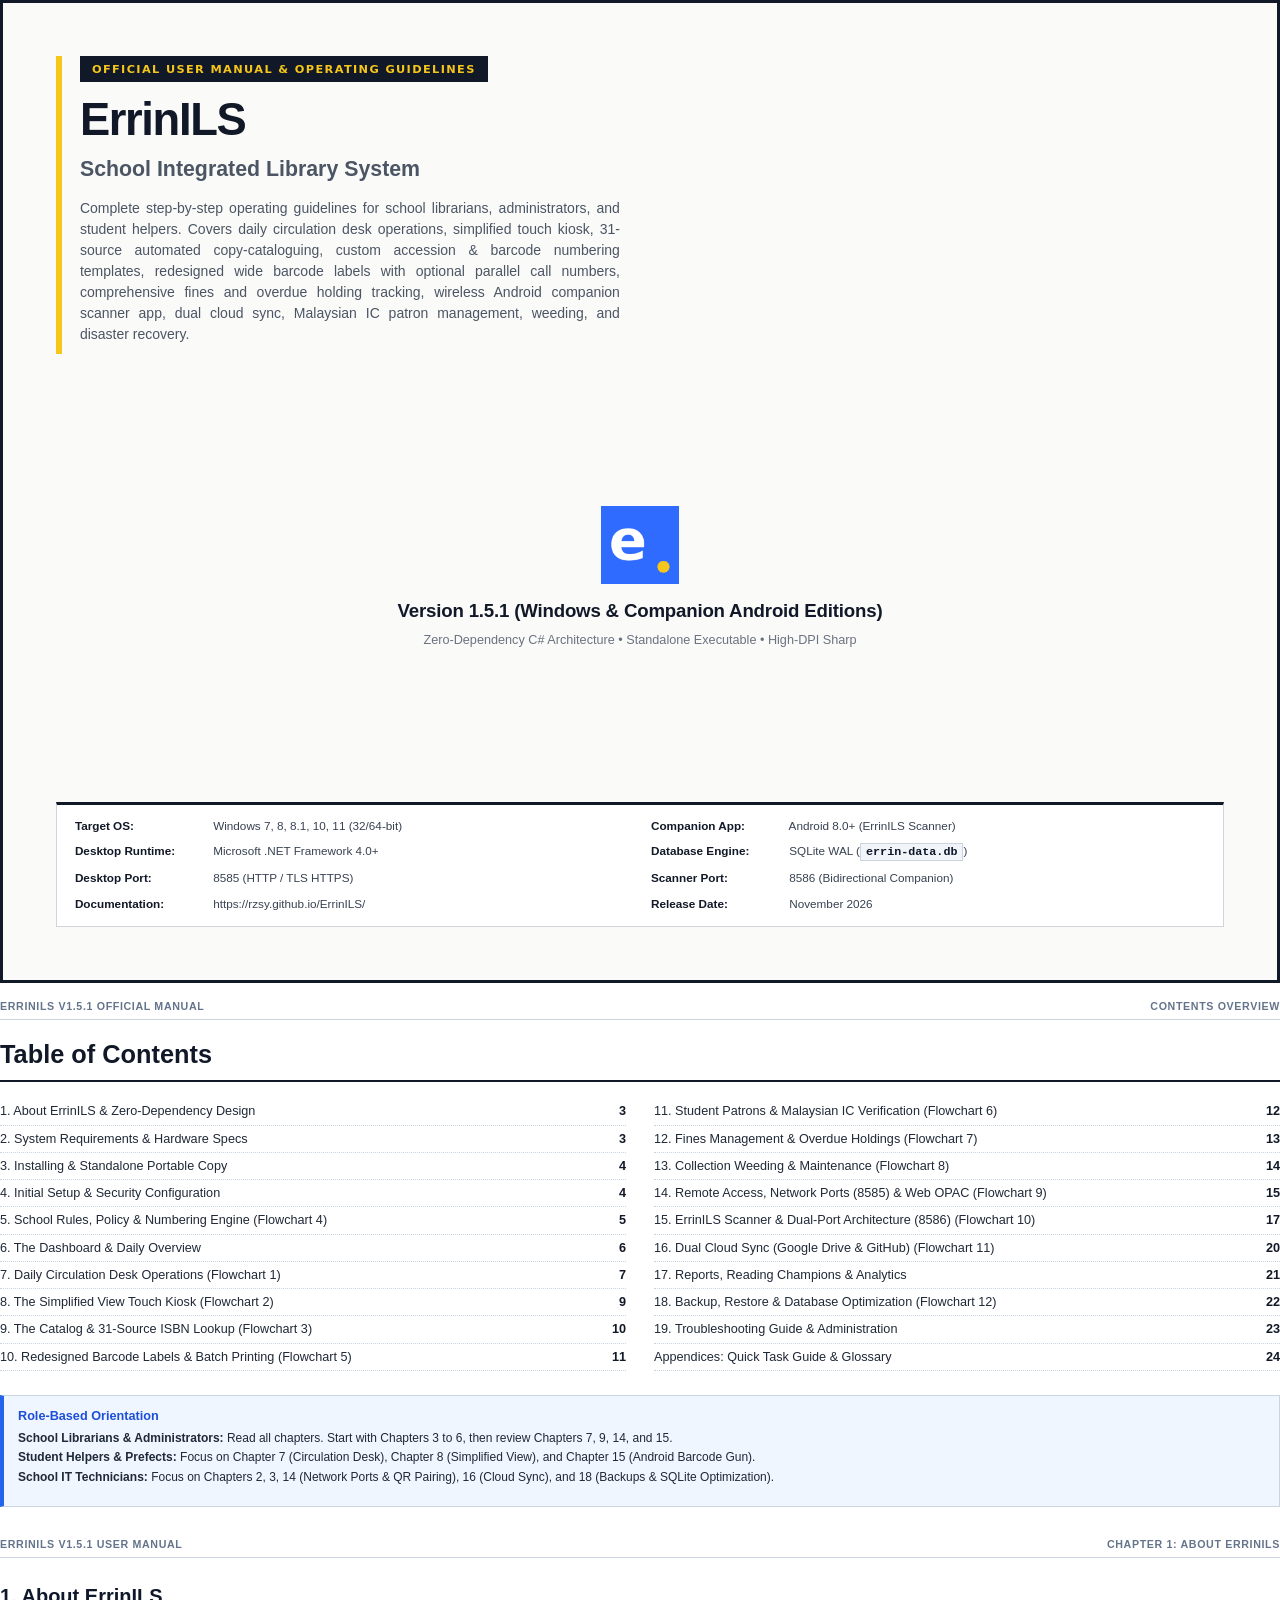
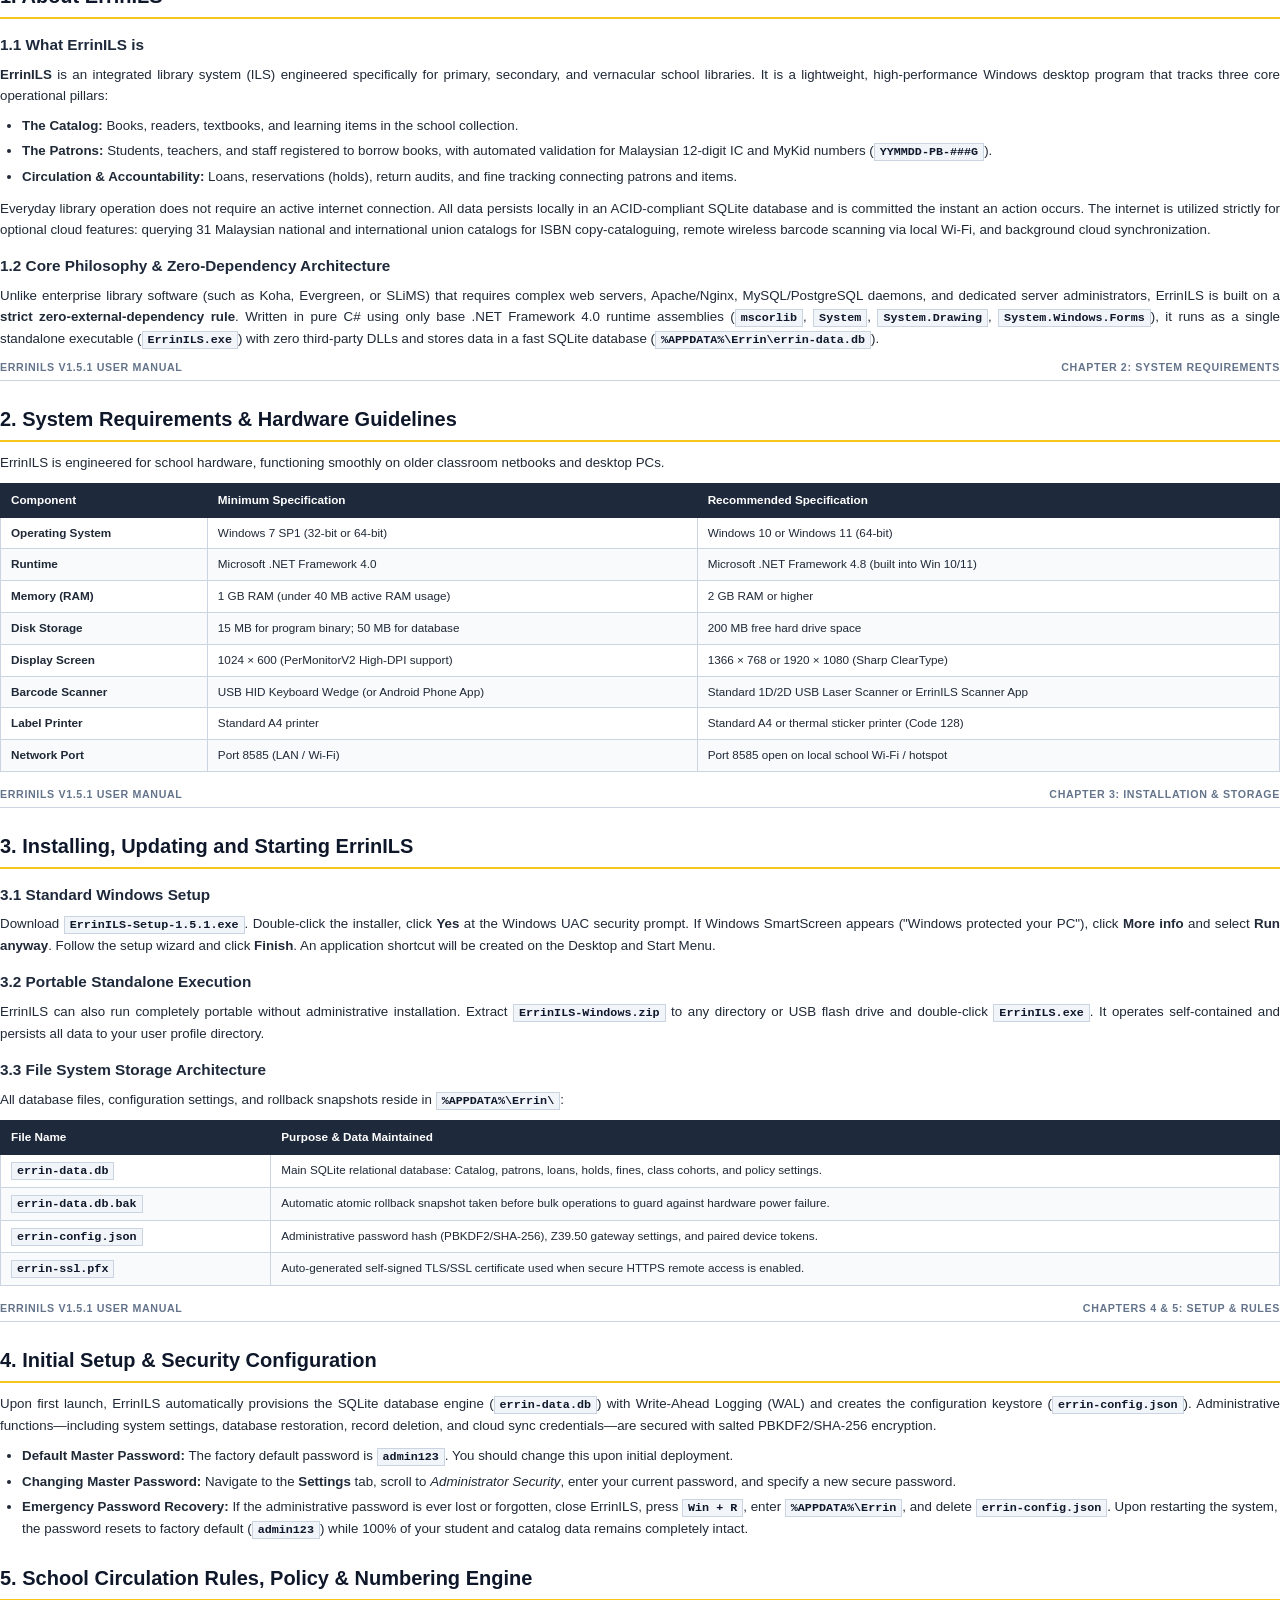
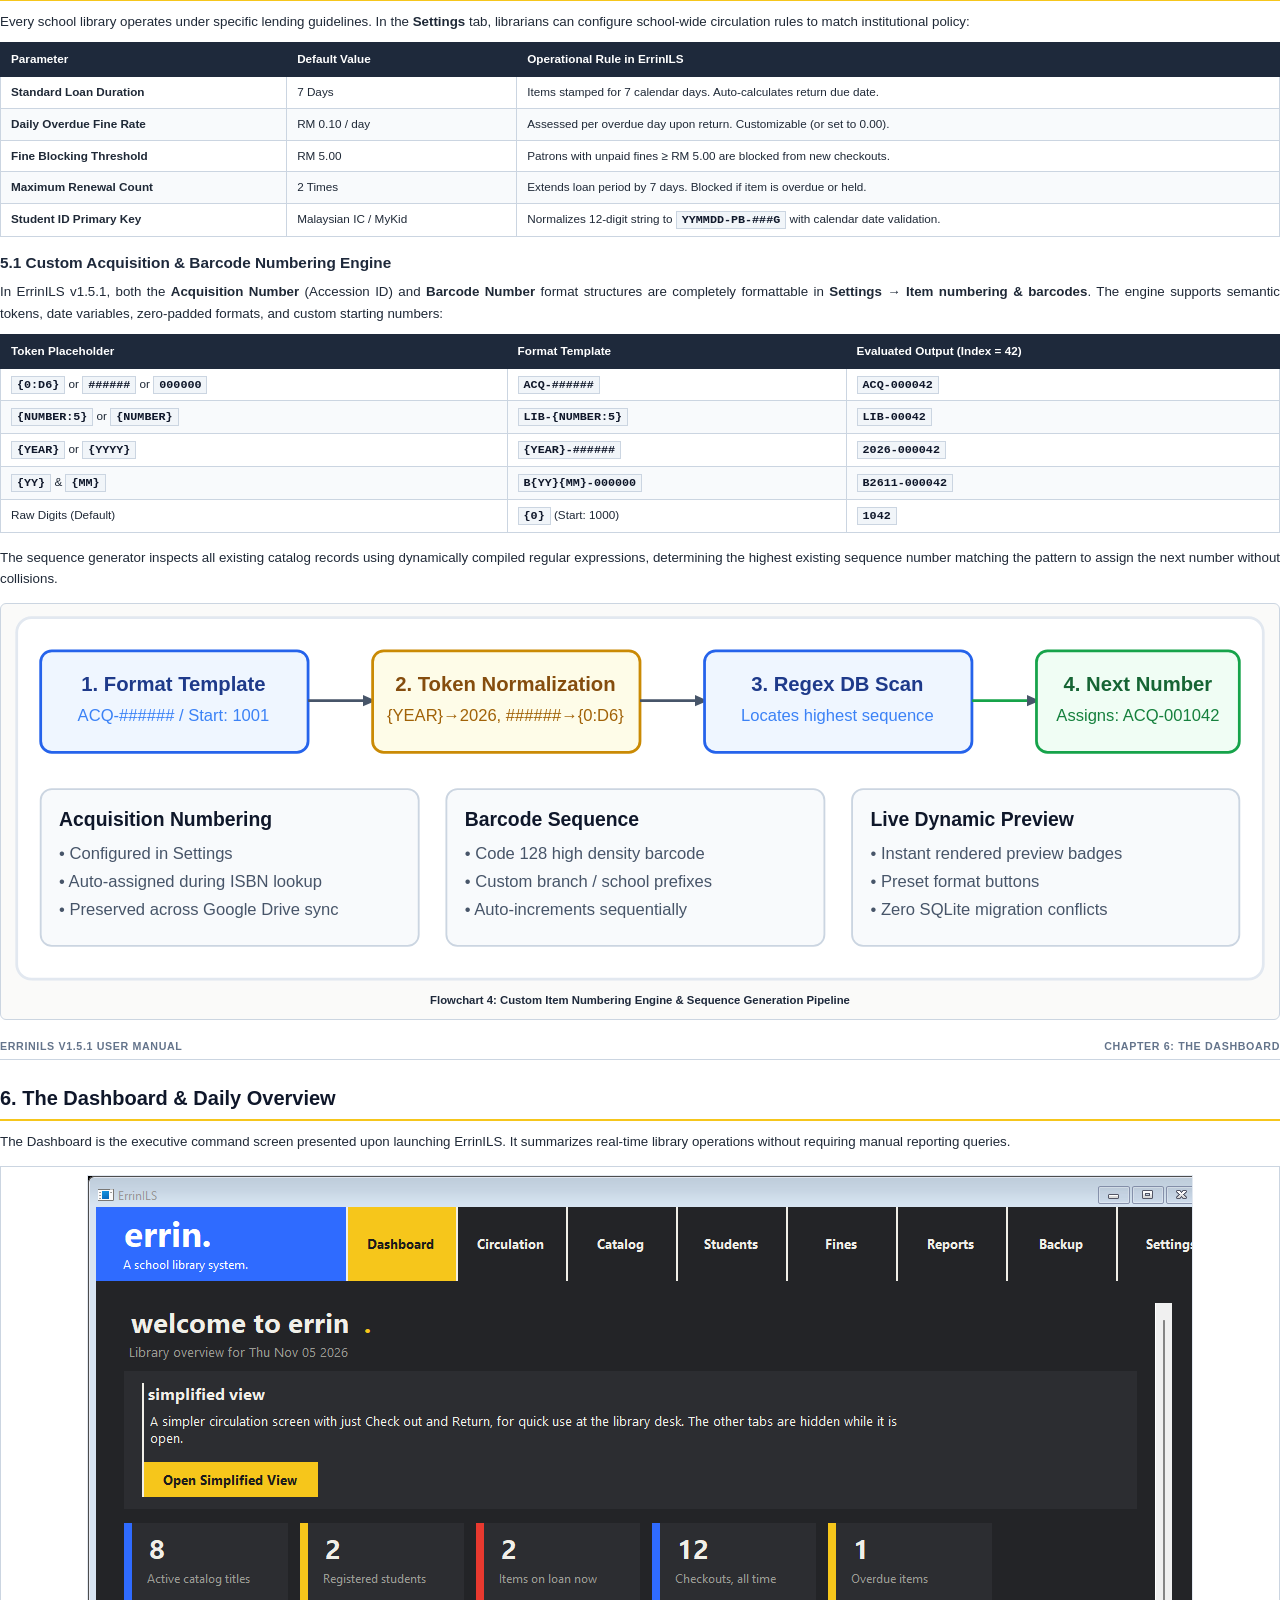
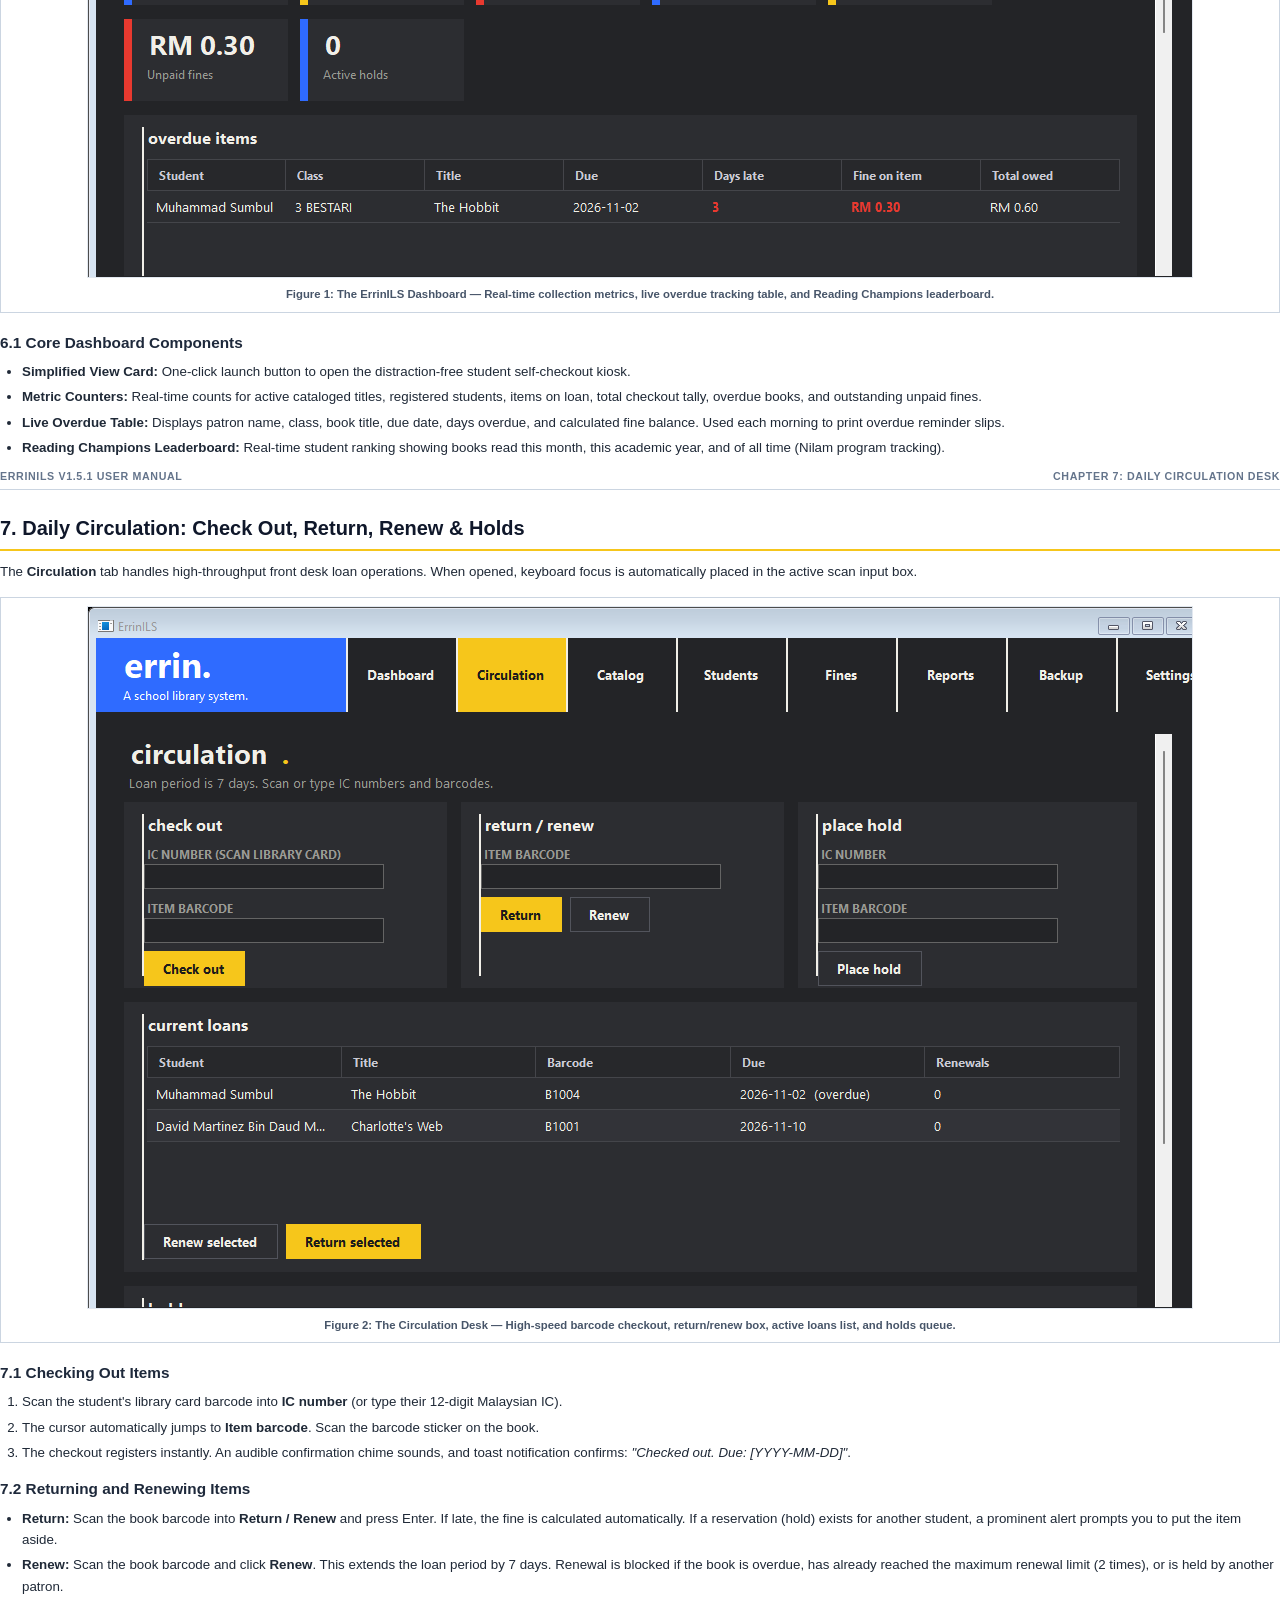
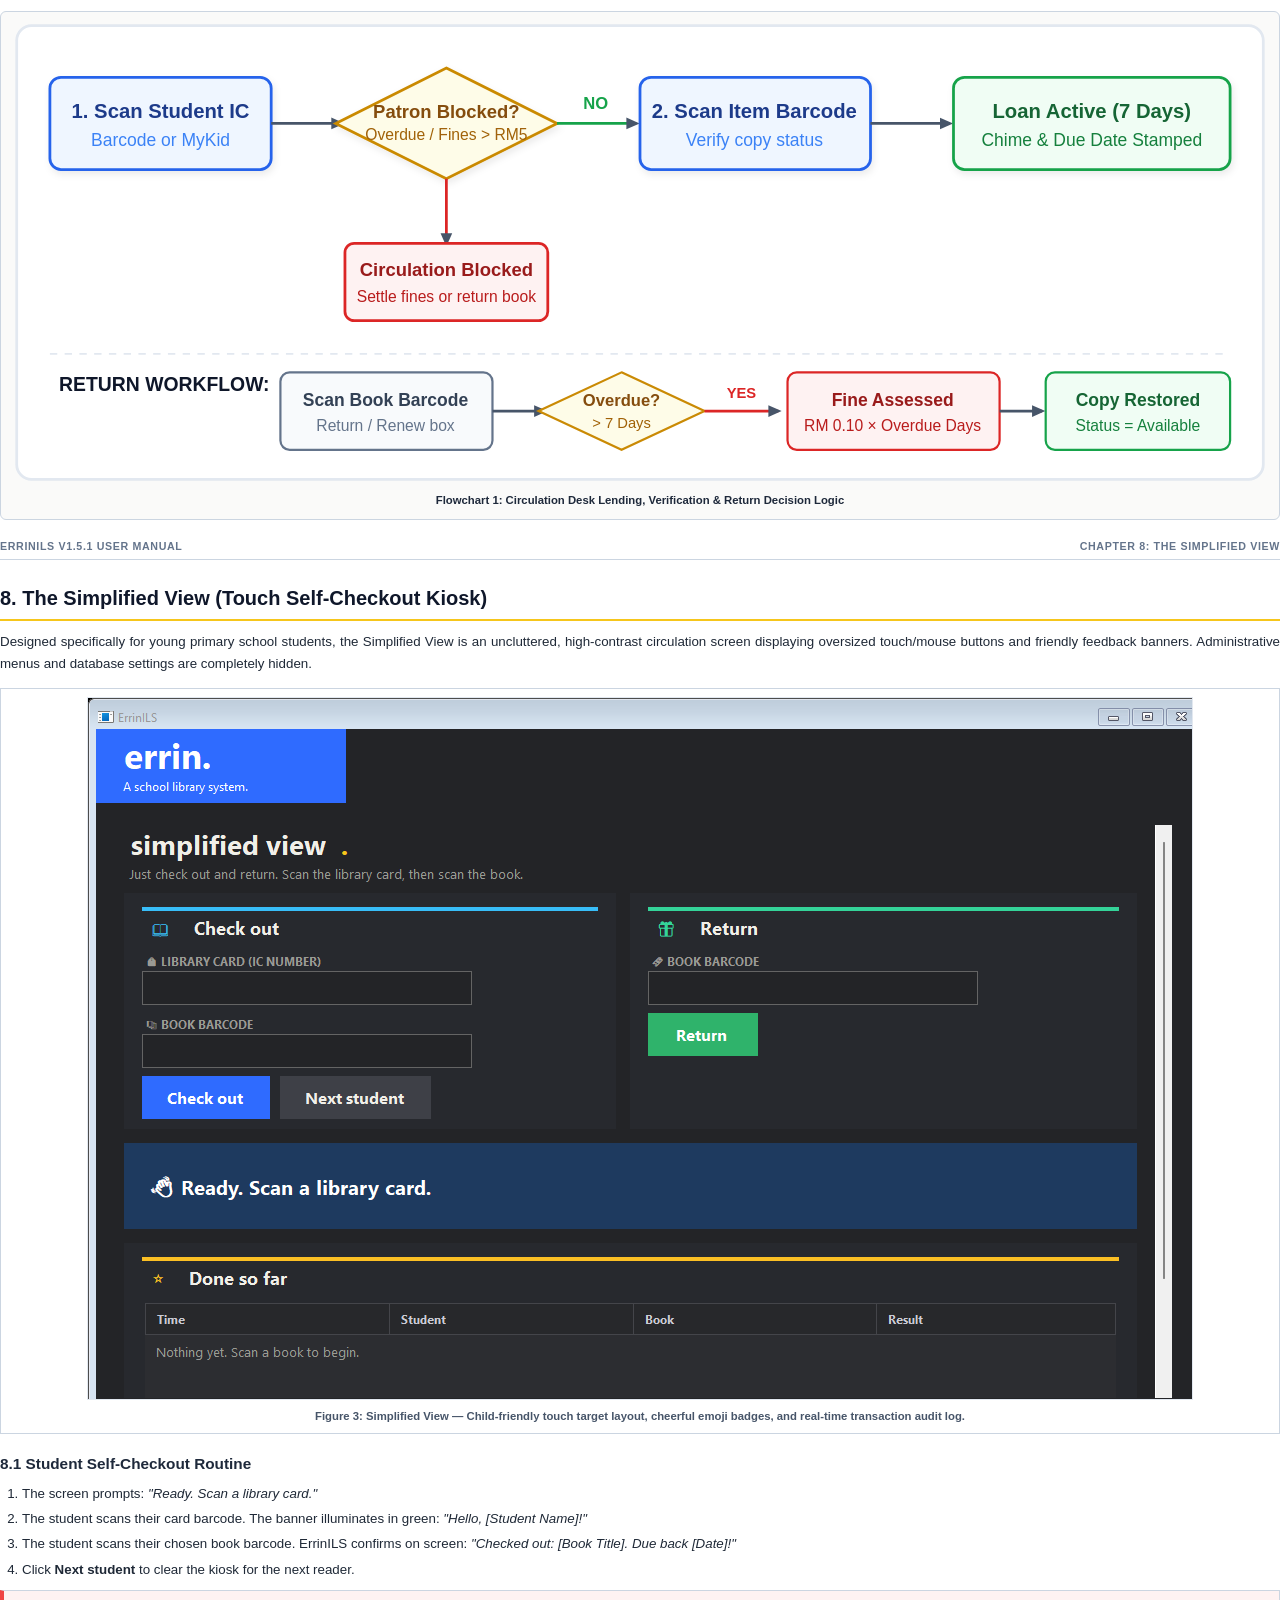
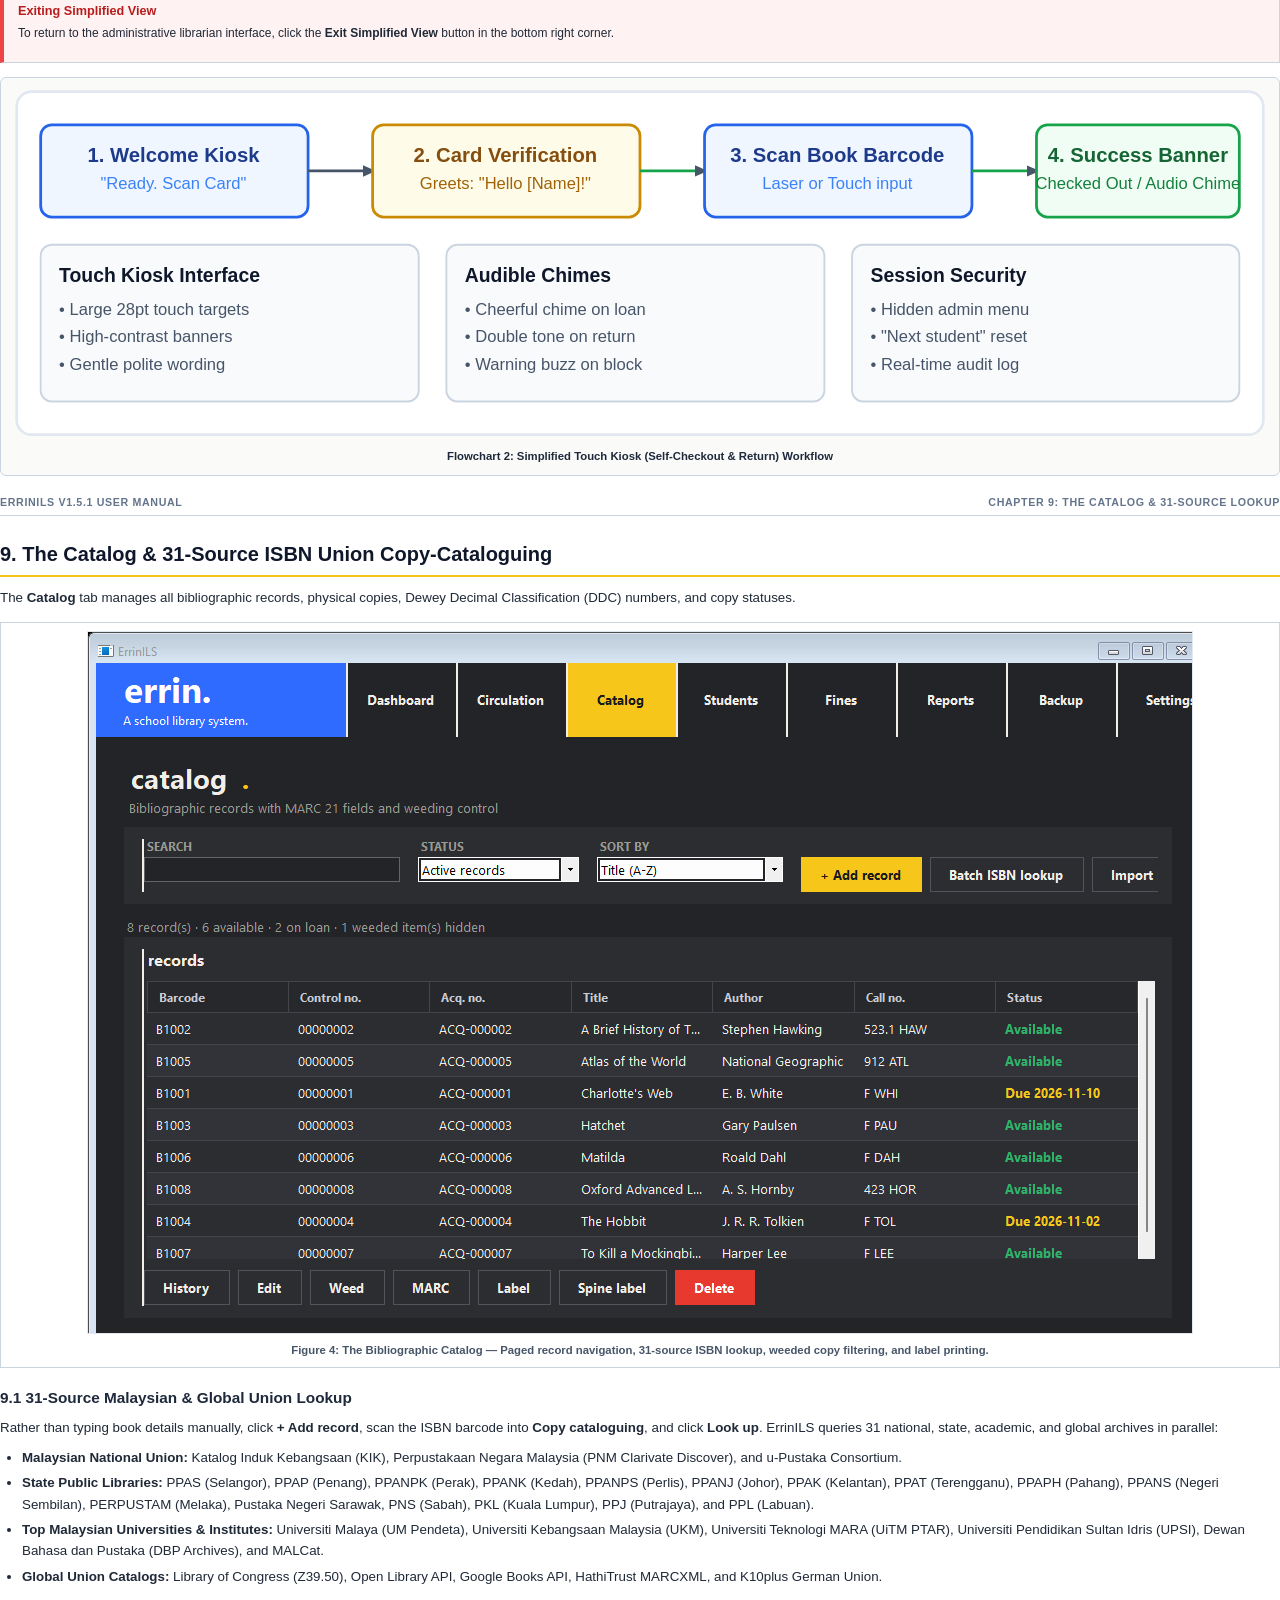
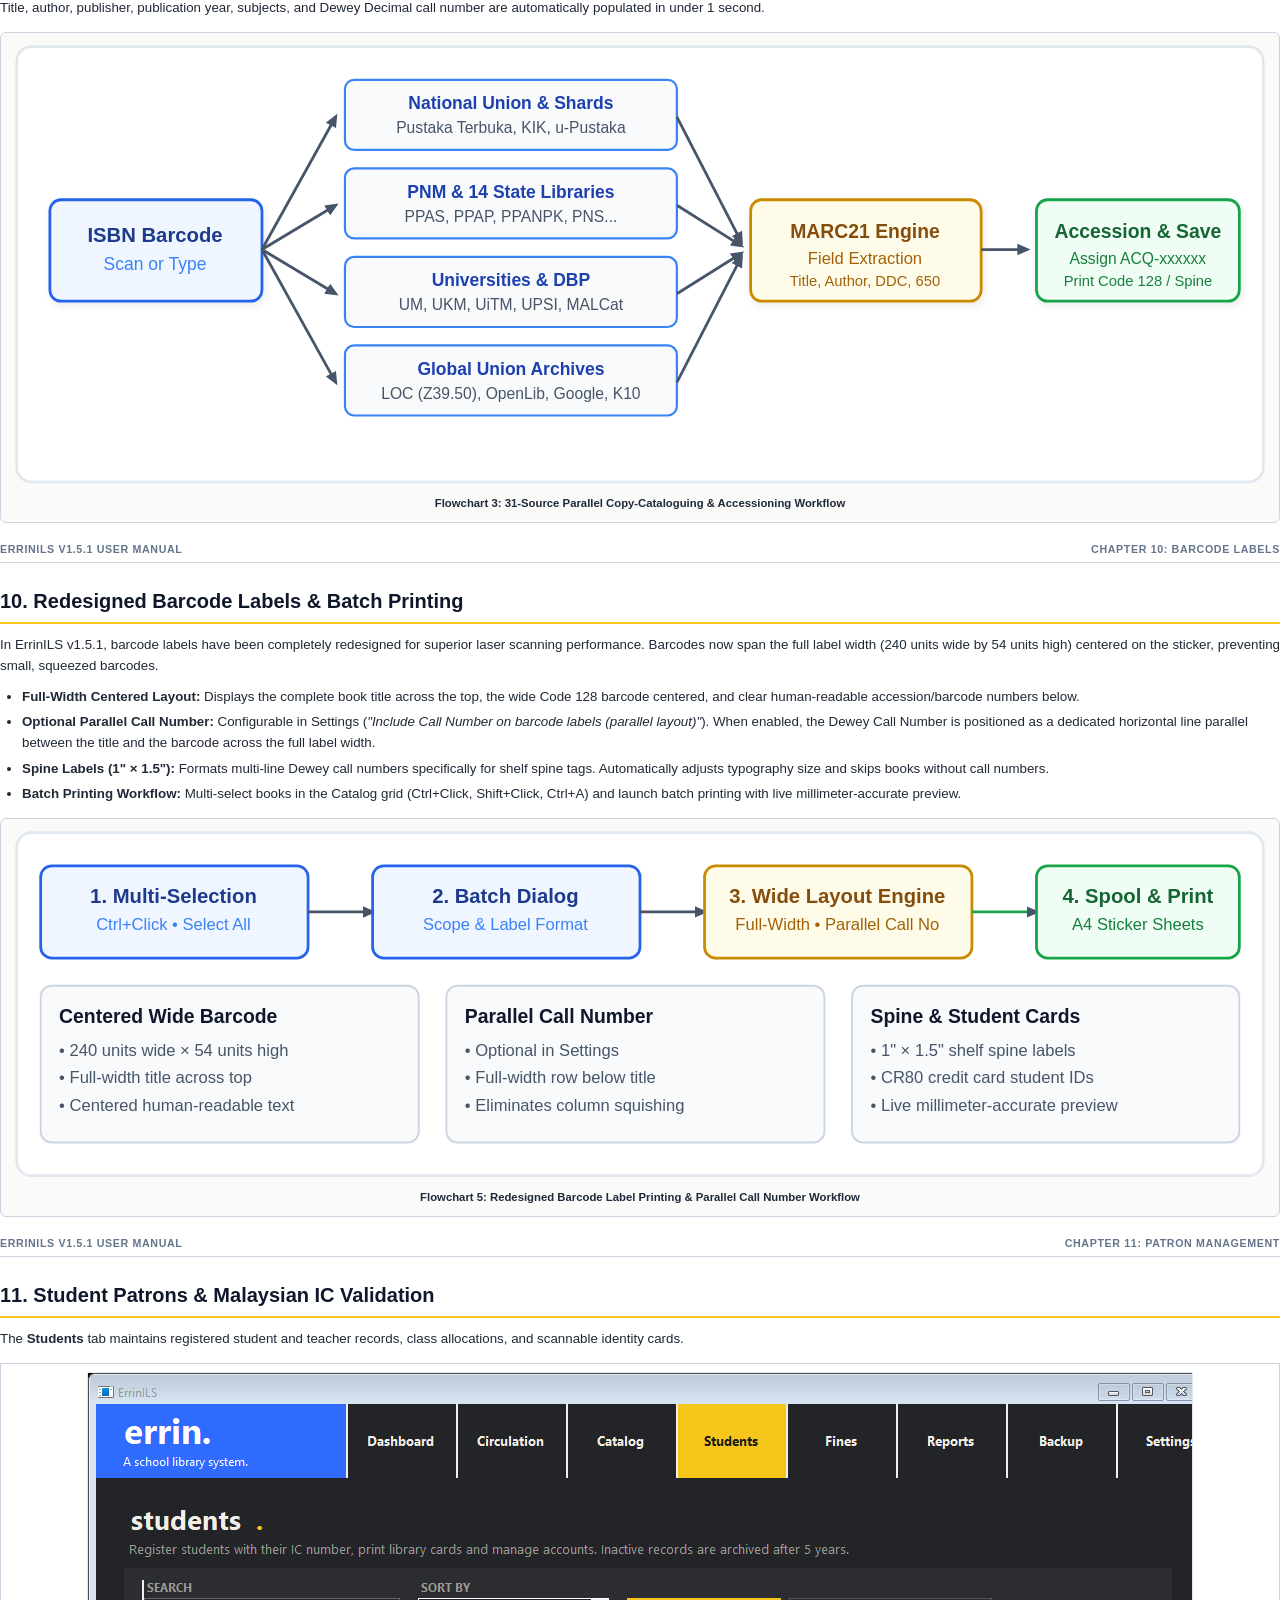
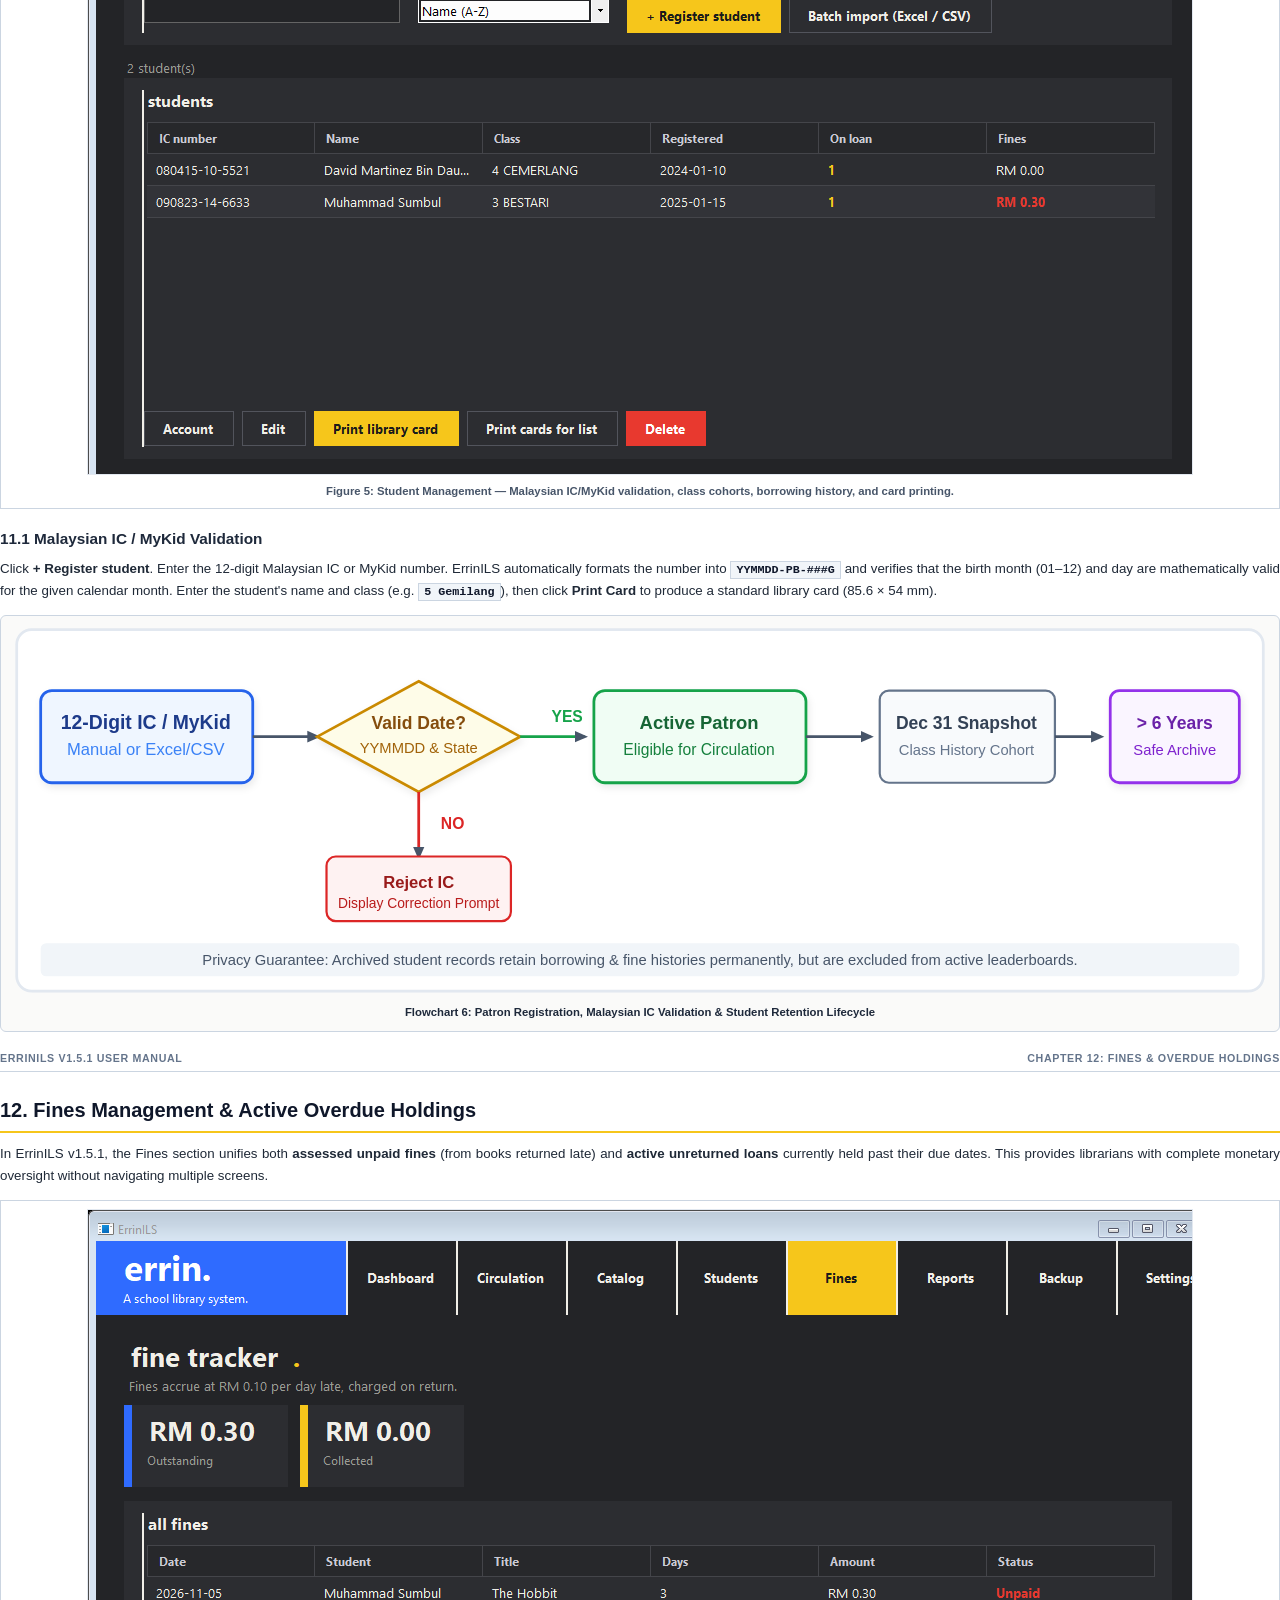
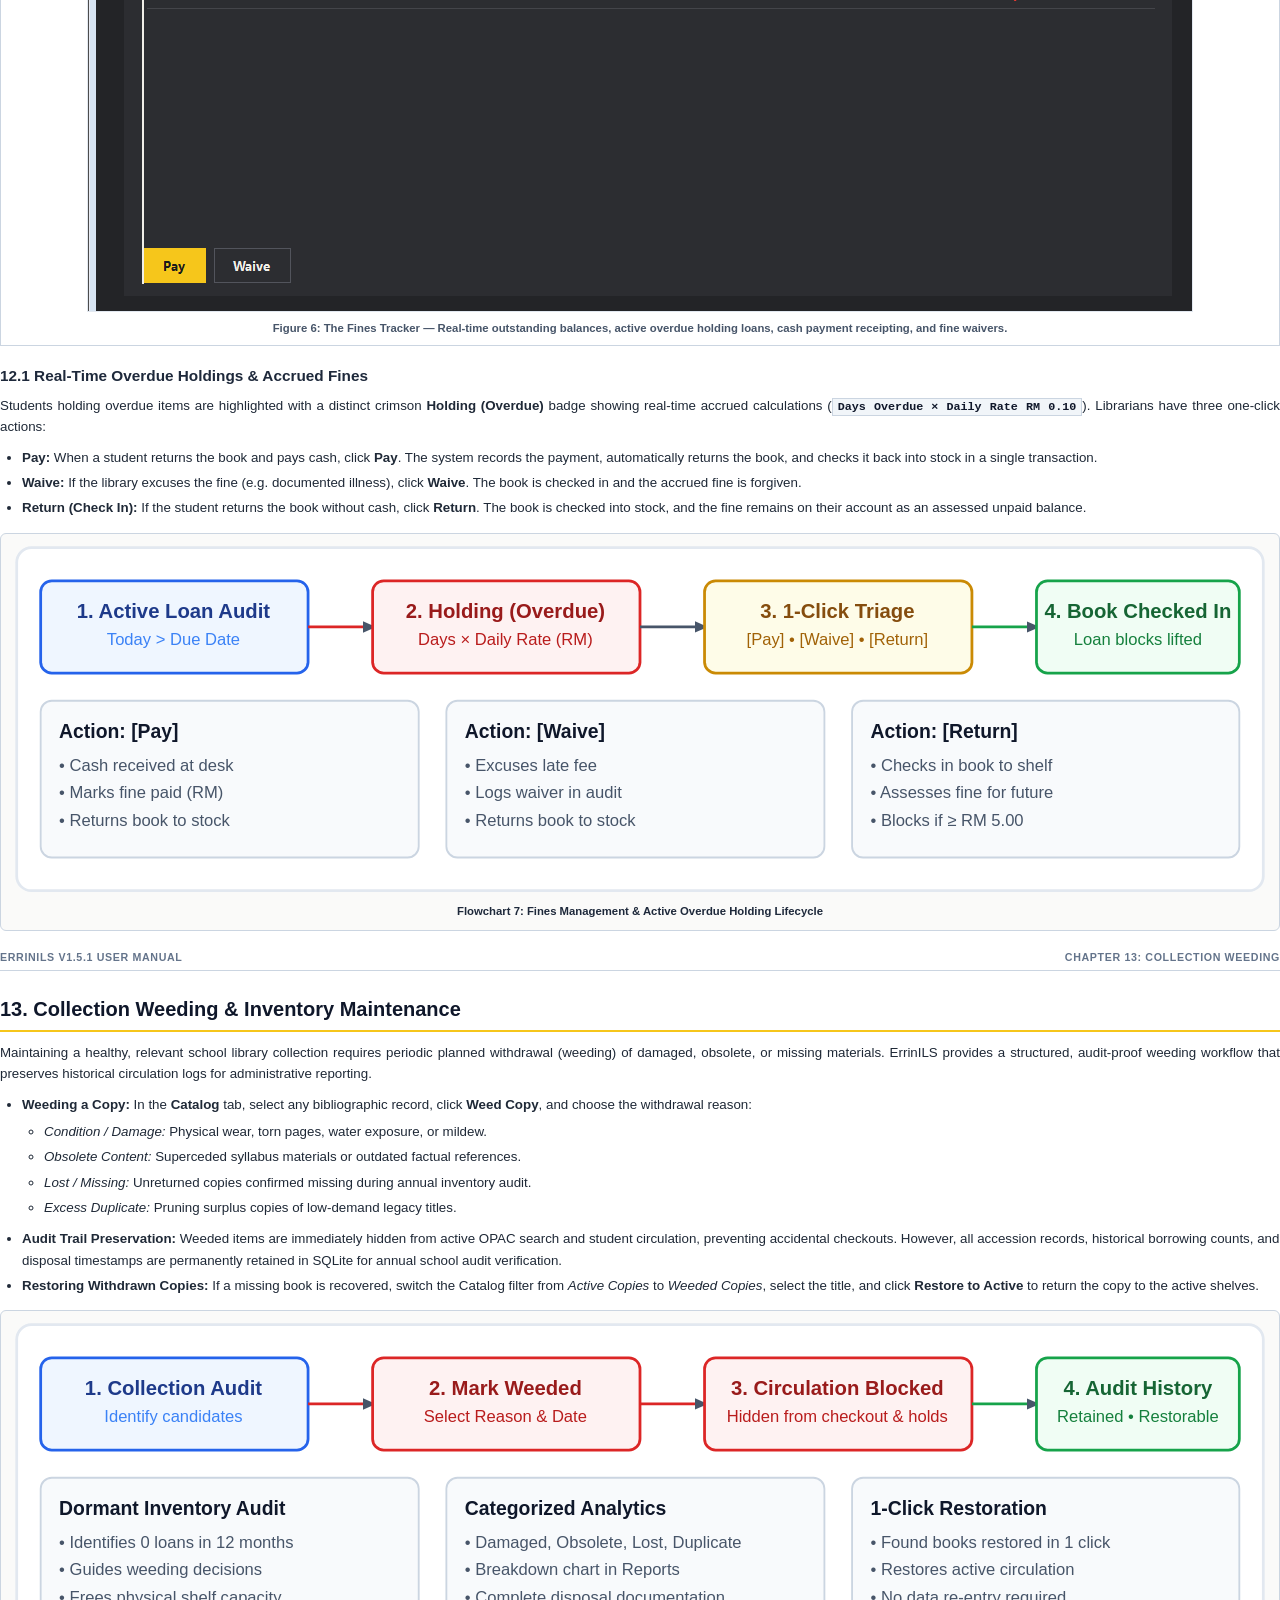
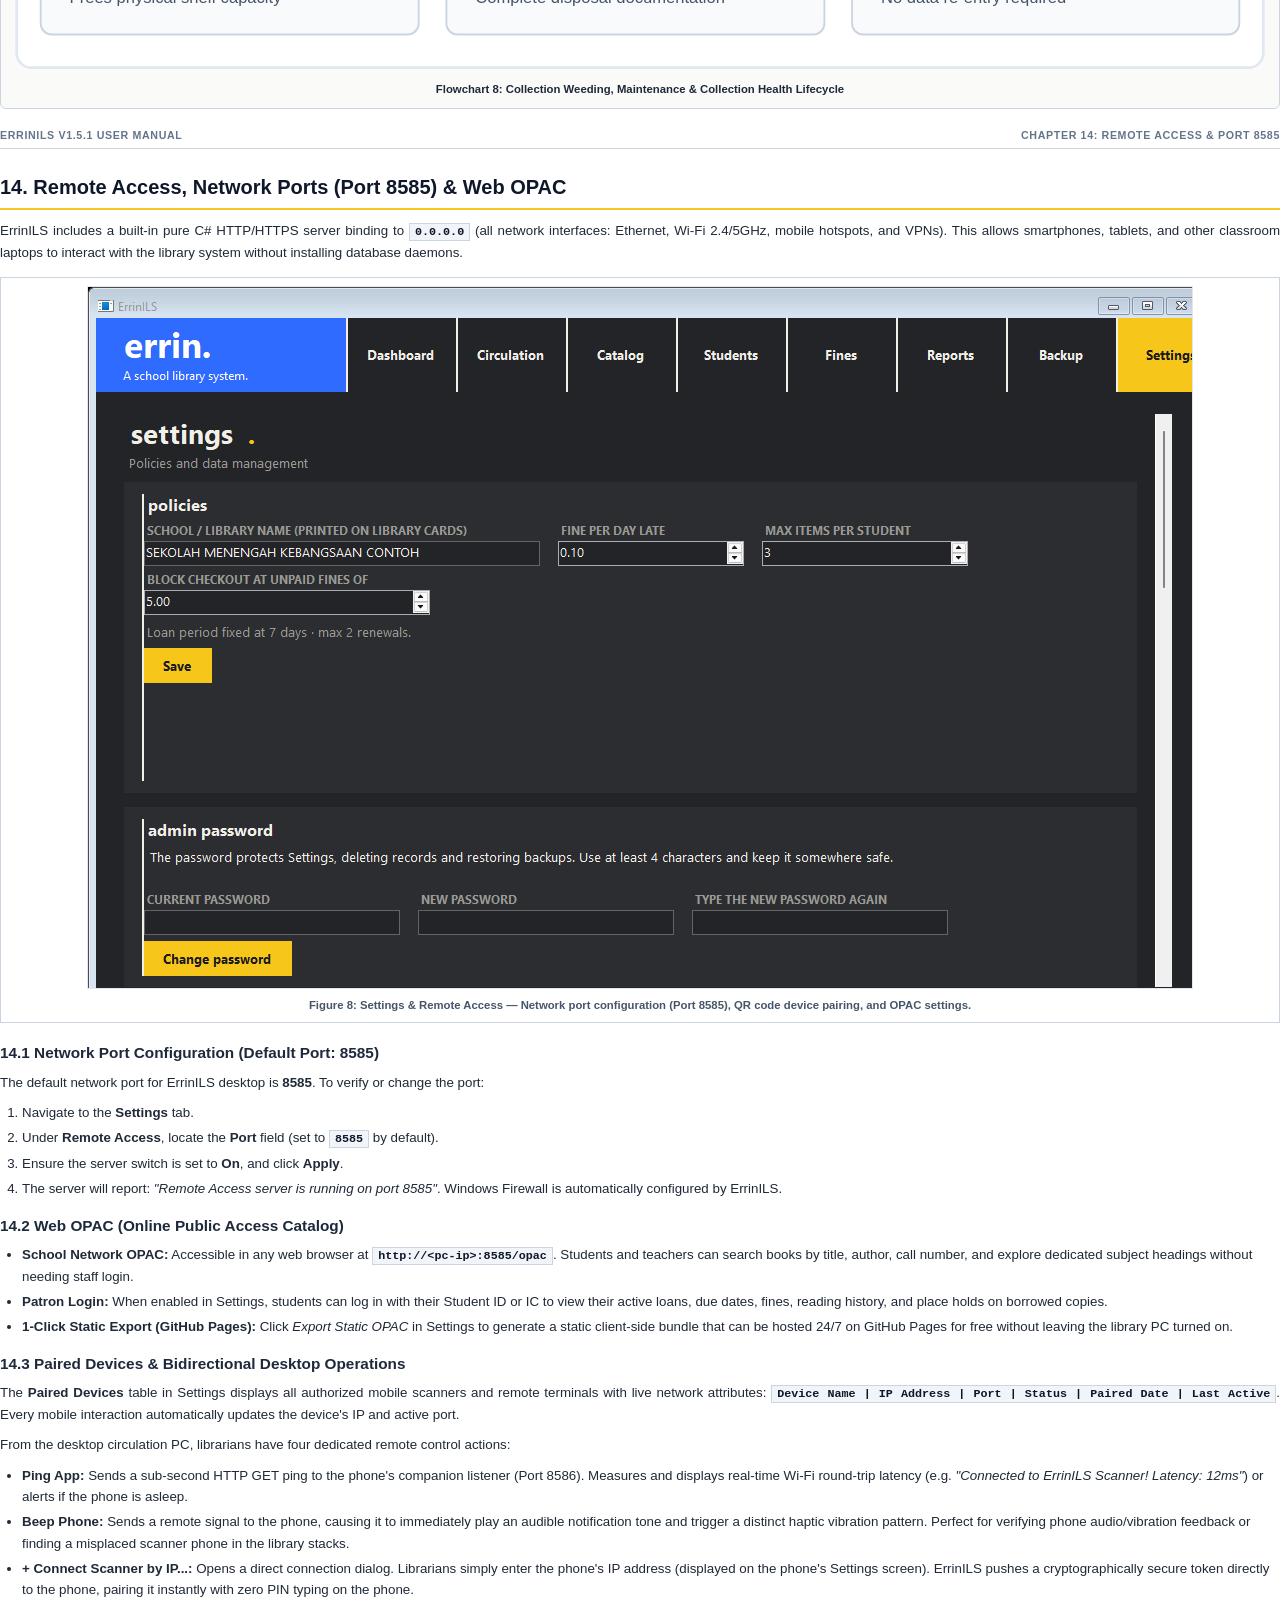
<file: docs/assets/manual-pdf-source.html>
<!DOCTYPE html>
<html lang="en">
<head>
  <meta charset="UTF-8">
  <title>ErrinILS School Library System - Official User Manual &amp; Operating Guidelines (v1.5.1)</title>
  <style>
    /* Professional Publication & Print Typography */
    *, *::before, *::after {
      box-sizing: border-box;
      margin: 0;
      padding: 0;
    }

    @page {
      size: A4 portrait;
      margin: 14mm 14mm 14mm 14mm;
    }

    body {
      font-family: -apple-system, BlinkMacSystemFont, "Segoe UI", Roboto, "Helvetica Neue", Arial, sans-serif;
      font-size: 10pt;
      line-height: 1.6;
      color: #111827;
      background: #ffffff;
      -webkit-font-smoothing: antialiased;
    }

    .page-break {
      page-break-after: always;
      break-after: page;
    }

    .avoid-break {
      page-break-inside: avoid;
      break-inside: avoid;
    }

    /* -------------------------------------------------------------
       COVER PAGE
       ------------------------------------------------------------- */
    .cover-page {
      height: 260mm;
      max-height: 260mm;
      box-sizing: border-box;
      display: flex;
      flex-direction: column;
      justify-content: space-between;
      border: 3.5px solid #111827;
      padding: 14mm 14mm;
      background: #fafaf9;
      position: relative;
      page-break-after: always;
      break-after: page;
      overflow: hidden;
    }

    .cover-top {
      border-left: 6px solid #f6c61b;
      padding-left: 18px;
    }

    .cover-badge {
      display: inline-block;
      font-family: "Segoe UI", system-ui, sans-serif;
      font-size: 8.5pt;
      font-weight: 700;
      text-transform: uppercase;
      letter-spacing: 0.12em;
      background: #111827;
      color: #f6c61b;
      padding: 4px 12px;
      margin-bottom: 14px;
    }

    .cover-title {
      font-size: 34pt;
      font-weight: 900;
      line-height: 1.05;
      color: #111827;
      letter-spacing: -0.03em;
      margin-bottom: 8px;
    }

    .cover-subtitle {
      font-size: 16pt;
      font-weight: 700;
      color: #4b5563;
      margin-bottom: 12px;
    }

    .cover-desc {
      font-size: 10.5pt;
      color: #4b5563;
      max-width: 540px;
      line-height: 1.5;
    }

    .cover-center {
      text-align: center;
      margin: 10mm 0;
    }

    .cover-logo {
      width: 78px;
      height: 78px;
      margin: 0 auto 12px auto;
      display: block;
    }

    .cover-version {
      font-weight: 800;
      font-size: 14pt;
      color: #111827;
      letter-spacing: -0.01em;
    }

    .cover-arch {
      font-size: 9.5pt;
      color: #6b7280;
      margin-top: 4px;
      font-weight: 500;
    }

    .cover-meta {
      background: #ffffff;
      border: 1.5px solid #d1d5db;
      border-top: 3.5px solid #111827;
      padding: 12px 18px;
      font-size: 8.8pt;
      color: #374151;
    }

    .cover-meta-grid {
      display: grid;
      grid-template-columns: 1fr 1fr;
      gap: 7px 22px;
    }

    .cover-meta-item strong {
      color: #111827;
      display: inline-block;
      width: 135px;
    }

    /* -------------------------------------------------------------
       TABLE OF CONTENTS
       ------------------------------------------------------------- */
    .toc-container {
      padding: 4mm 0;
    }

    .toc-title {
      font-size: 19pt;
      font-weight: 900;
      color: #111827;
      border-bottom: 2.5px solid #111827;
      padding-bottom: 6px;
      margin-bottom: 16px;
    }

    .toc-grid {
      display: grid;
      grid-template-columns: 1fr 1fr;
      gap: 10px 28px;
      font-size: 9.5pt;
    }

    .toc-item {
      display: flex;
      justify-content: space-between;
      border-bottom: 1px dotted #cbd5e1;
      padding: 3px 0;
      color: #1f2937;
    }

    .toc-item strong {
      color: #111827;
      font-weight: 700;
    }

    /* -------------------------------------------------------------
       TYPOGRAPHY & SECTION HEADINGS
       ------------------------------------------------------------- */
    h2.chapter-heading {
      font-size: 15pt;
      font-weight: 800;
      color: #0f172a;
      border-bottom: 2px solid #f6c61b;
      padding-bottom: 5px;
      margin: 22px 0 10px 0;
      page-break-after: avoid;
      break-after: avoid;
    }

    h3.subheading {
      font-size: 11.5pt;
      font-weight: 700;
      color: #1e293b;
      margin: 14px 0 6px 0;
      page-break-after: avoid;
      break-after: avoid;
    }

    h4 {
      font-size: 10.5pt;
      font-weight: 700;
      color: #334155;
      margin: 10px 0 4px 0;
      page-break-after: avoid;
      break-after: avoid;
    }

    p {
      margin-bottom: 9px;
      text-align: justify;
      color: #1f2937;
    }

    ul, ol {
      margin: 6px 0 10px 22px;
      color: #1f2937;
    }

    li {
      margin-bottom: 4px;
    }

    code, kbd {
      font-family: Consolas, "Courier New", Courier, monospace;
      font-size: 8.8pt;
      background: #f1f5f9;
      padding: 1px 5px;
      border: 1px solid #cbd5e1;
      color: #0f172a;
      font-weight: 600;
    }

    /* -------------------------------------------------------------
       TABLES
       ------------------------------------------------------------- */
    table {
      width: 100%;
      border-collapse: collapse;
      margin: 10px 0 14px 0;
      font-size: 8.8pt;
      page-break-inside: avoid;
      break-inside: avoid;
    }

    th {
      background: #1e293b;
      color: #ffffff;
      text-align: left;
      padding: 7px 10px;
      font-weight: 700;
      border: 1px solid #1e293b;
    }

    td {
      padding: 6px 10px;
      border: 1px solid #cbd5e1;
      vertical-align: top;
      color: #1f2937;
    }

    tr:nth-child(even) td {
      background: #f8fafc;
    }

    /* -------------------------------------------------------------
       FIGURES & SCREENSHOTS
       ------------------------------------------------------------- */
    .figure-box {
      margin: 14px 0 18px 0;
      border: 1px solid #cbd5e1;
      background: #ffffff;
      padding: 8px;
      text-align: center;
      page-break-inside: avoid;
      break-inside: avoid;
    }

    .figure-img {
      max-width: 100%;
      height: auto;
      border: 1px solid #e2e8f0;
      display: block;
      margin: 0 auto;
    }

    .figure-caption {
      margin-top: 7px;
      font-size: 8.5pt;
      font-weight: 700;
      color: #475569;
      text-align: center;
    }

    .flowchart-box {
      margin: 14px 0 18px 0;
      border: 1px solid #cbd5e1;
      border-radius: 6px;
      background: #fafaf9;
      padding: 10px 12px;
      text-align: center;
      page-break-inside: avoid;
      break-inside: avoid;
    }

    .flowchart-svg {
      max-width: 100%;
      height: auto;
      display: block;
      margin: 0 auto;
    }

    .flowchart-caption {
      margin-top: 8px;
      font-size: 8.5pt;
      font-weight: 700;
      color: #1e293b;
      text-align: center;
    }

    /* -------------------------------------------------------------
       CALLOUTS
       ------------------------------------------------------------- */
    .callout {
      margin: 10px 0 14px 0;
      padding: 10px 14px;
      border: 1px solid #cbd5e1;
      border-left: 4.5px solid #64748b;
      background: #f8fafc;
      font-size: 9pt;
      page-break-inside: avoid;
      break-inside: avoid;
    }

    .callout-header {
      font-weight: 800;
      margin-bottom: 3px;
      font-size: 9.5pt;
    }

    .callout-tip {
      border-left-color: #10b981;
      background: #f0fdf4;
    }
    .callout-tip .callout-header { color: #047857; }

    .callout-note {
      border-left-color: #2563eb;
      background: #eff6ff;
    }
    .callout-note .callout-header { color: #1d4ed8; }

    .callout-warning {
      border-left-color: #f59e0b;
      background: #fffbeb;
    }
    .callout-warning .callout-header { color: #b45309; }

    .callout-important {
      border-left-color: #ef4444;
      background: #fef2f2;
    }
    .callout-important .callout-header { color: #b91c1c; }

    /* -------------------------------------------------------------
       RUNNING HEADERS & FOOTERS
       ------------------------------------------------------------- */
    .header-rule {
      border-bottom: 1.5px solid #cbd5e1;
      padding-bottom: 4px;
      margin-bottom: 14px;
      display: flex;
      justify-content: space-between;
      font-size: 8pt;
      color: #64748b;
      font-weight: 600;
      text-transform: uppercase;
      letter-spacing: 0.06em;
    }
  </style>
</head>
<body>

  <!-- =============================================================
       COVER PAGE (EXACT SINGLE A4 PAGE)
       ============================================================= -->
  <div class="cover-page page-break">
    <div class="cover-top">
      <span class="cover-badge">OFFICIAL USER MANUAL &amp; OPERATING GUIDELINES</span>
      <h1 class="cover-title">ErrinILS</h1>
      <div class="cover-subtitle">School Integrated Library System</div>
      <p class="cover-desc">
        Complete step-by-step operating guidelines for school librarians, administrators, and student helpers. Covers daily circulation desk operations, simplified touch kiosk, 31-source automated copy-cataloguing, custom accession &amp; barcode numbering templates, redesigned wide barcode labels with optional parallel call numbers, comprehensive fines and overdue holding tracking, wireless Android companion scanner app, dual cloud sync, Malaysian IC patron management, weeding, and disaster recovery.
      </p>
    </div>

    <div class="cover-center">
      <img src="icon.png" alt="ErrinILS Logo" class="cover-logo">
      <div class="cover-version">Version 1.5.1 (Windows &amp; Companion Android Editions)</div>
      <div class="cover-arch">Zero-Dependency C# Architecture &bull; Standalone Executable &bull; High-DPI Sharp</div>
    </div>

    <div class="cover-meta">
      <div class="cover-meta-grid">
        <div class="cover-meta-item"><strong>Target OS:</strong> Windows 7, 8, 8.1, 10, 11 (32/64-bit)</div>
        <div class="cover-meta-item"><strong>Companion App:</strong> Android 8.0+ (ErrinILS Scanner)</div>
        <div class="cover-meta-item"><strong>Desktop Runtime:</strong> Microsoft .NET Framework 4.0+</div>
        <div class="cover-meta-item"><strong>Database Engine:</strong> SQLite WAL (<code>errin-data.db</code>)</div>
        <div class="cover-meta-item"><strong>Desktop Port:</strong> 8585 (HTTP / TLS HTTPS)</div>
        <div class="cover-meta-item"><strong>Scanner Port:</strong> 8586 (Bidirectional Companion)</div>
        <div class="cover-meta-item"><strong>Documentation:</strong> https://rzsy.github.io/ErrinILS/</div>
        <div class="cover-meta-item"><strong>Release Date:</strong> November 2026</div>
      </div>
    </div>
  </div>

  <!-- =============================================================
       TABLE OF CONTENTS
       ============================================================= -->
  <div class="toc-container page-break">
    <div class="header-rule">
      <span>ErrinILS v1.5.1 Official Manual</span>
      <span>Contents Overview</span>
    </div>

    <h2 class="toc-title">Table of Contents</h2>

    <div class="toc-grid">
      <div>
        <div class="toc-item"><span>1. About ErrinILS &amp; Zero-Dependency Design</span> <strong>3</strong></div>
        <div class="toc-item"><span>2. System Requirements &amp; Hardware Specs</span> <strong>3</strong></div>
        <div class="toc-item"><span>3. Installing &amp; Standalone Portable Copy</span> <strong>4</strong></div>
        <div class="toc-item"><span>4. Initial Setup &amp; Security Configuration</span> <strong>4</strong></div>
        <div class="toc-item"><span>5. School Rules, Policy &amp; Numbering Engine (Flowchart 4)</span> <strong>5</strong></div>
        <div class="toc-item"><span>6. The Dashboard &amp; Daily Overview</span> <strong>6</strong></div>
        <div class="toc-item"><span>7. Daily Circulation Desk Operations (Flowchart 1)</span> <strong>7</strong></div>
        <div class="toc-item"><span>8. The Simplified View Touch Kiosk (Flowchart 2)</span> <strong>9</strong></div>
        <div class="toc-item"><span>9. The Catalog &amp; 31-Source ISBN Lookup (Flowchart 3)</span> <strong>10</strong></div>
        <div class="toc-item"><span>10. Redesigned Barcode Labels &amp; Batch Printing (Flowchart 5)</span> <strong>11</strong></div>
      </div>
      <div>
        <div class="toc-item"><span>11. Student Patrons &amp; Malaysian IC Verification (Flowchart 6)</span> <strong>12</strong></div>
        <div class="toc-item"><span>12. Fines Management &amp; Overdue Holdings (Flowchart 7)</span> <strong>13</strong></div>
        <div class="toc-item"><span>13. Collection Weeding &amp; Maintenance (Flowchart 8)</span> <strong>14</strong></div>
        <div class="toc-item"><span>14. Remote Access, Network Ports (8585) &amp; Web OPAC (Flowchart 9)</span> <strong>15</strong></div>
        <div class="toc-item"><span>15. ErrinILS Scanner &amp; Dual-Port Architecture (8586) (Flowchart 10)</span> <strong>17</strong></div>
        <div class="toc-item"><span>16. Dual Cloud Sync (Google Drive &amp; GitHub) (Flowchart 11)</span> <strong>20</strong></div>
        <div class="toc-item"><span>17. Reports, Reading Champions &amp; Analytics</span> <strong>21</strong></div>
        <div class="toc-item"><span>18. Backup, Restore &amp; Database Optimization (Flowchart 12)</span> <strong>22</strong></div>
        <div class="toc-item"><span>19. Troubleshooting Guide &amp; Administration</span> <strong>23</strong></div>
        <div class="toc-item"><span>Appendices: Quick Task Guide &amp; Glossary</span> <strong>24</strong></div>
      </div>
    </div>

    <div style="margin-top: 24px;" class="callout callout-note avoid-break">
      <div class="callout-header">Role-Based Orientation</div>
      <p><strong>School Librarians &amp; Administrators:</strong> Read all chapters. Start with Chapters 3 to 6, then review Chapters 7, 9, 14, and 15.<br>
      <strong>Student Helpers &amp; Prefects:</strong> Focus on Chapter 7 (Circulation Desk), Chapter 8 (Simplified View), and Chapter 15 (Android Barcode Gun).<br>
      <strong>School IT Technicians:</strong> Focus on Chapters 2, 3, 14 (Network Ports &amp; QR Pairing), 16 (Cloud Sync), and 18 (Backups &amp; SQLite Optimization).</p>
    </div>
  </div>

  <!-- =============================================================
       CHAPTER 1: ABOUT ERRINILS
       ============================================================= -->
  <div class="header-rule"><span>ErrinILS v1.5.1 User Manual</span><span>Chapter 1: About ErrinILS</span></div>
  <h2 class="chapter-heading">1. About ErrinILS</h2>
  
  <h3 class="subheading">1.1 What ErrinILS is</h3>
  <p>
    <strong>ErrinILS</strong> is an integrated library system (ILS) engineered specifically for primary, secondary, and vernacular school libraries. It is a lightweight, high-performance Windows desktop program that tracks three core operational pillars:
  </p>
  <ul>
    <li><strong>The Catalog:</strong> Books, readers, textbooks, and learning items in the school collection.</li>
    <li><strong>The Patrons:</strong> Students, teachers, and staff registered to borrow books, with automated validation for Malaysian 12-digit IC and MyKid numbers (<code>YYMMDD-PB-###G</code>).</li>
    <li><strong>Circulation &amp; Accountability:</strong> Loans, reservations (holds), return audits, and fine tracking connecting patrons and items.</li>
  </ul>
  <p>
    Everyday library operation does not require an active internet connection. All data persists locally in an ACID-compliant SQLite database and is committed the instant an action occurs. The internet is utilized strictly for optional cloud features: querying 31 Malaysian national and international union catalogs for ISBN copy-cataloguing, remote wireless barcode scanning via local Wi-Fi, and background cloud synchronization.
  </p>

  <h3 class="subheading">1.2 Core Philosophy &amp; Zero-Dependency Architecture</h3>
  <p>
    Unlike enterprise library software (such as Koha, Evergreen, or SLiMS) that requires complex web servers, Apache/Nginx, MySQL/PostgreSQL daemons, and dedicated server administrators, ErrinILS is built on a <strong>strict zero-external-dependency rule</strong>. Written in pure C# using only base .NET Framework 4.0 runtime assemblies (<code>mscorlib</code>, <code>System</code>, <code>System.Drawing</code>, <code>System.Windows.Forms</code>), it runs as a single standalone executable (<code>ErrinILS.exe</code>) with zero third-party DLLs and stores data in a fast SQLite database (<code>%APPDATA%\Errin\errin-data.db</code>).
  </p>

  <!-- =============================================================
       CHAPTER 2: SYSTEM REQUIREMENTS
       ============================================================= -->
  <div class="header-rule"><span>ErrinILS v1.5.1 User Manual</span><span>Chapter 2: System Requirements</span></div>
  <h2 class="chapter-heading">2. System Requirements &amp; Hardware Guidelines</h2>
  <p>ErrinILS is engineered for school hardware, functioning smoothly on older classroom netbooks and desktop PCs.</p>

  <table>
    <thead>
      <tr><th>Component</th><th>Minimum Specification</th><th>Recommended Specification</th></tr>
    </thead>
    <tbody>
      <tr><td><strong>Operating System</strong></td><td>Windows 7 SP1 (32-bit or 64-bit)</td><td>Windows 10 or Windows 11 (64-bit)</td></tr>
      <tr><td><strong>Runtime</strong></td><td>Microsoft .NET Framework 4.0</td><td>Microsoft .NET Framework 4.8 (built into Win 10/11)</td></tr>
      <tr><td><strong>Memory (RAM)</strong></td><td>1 GB RAM (under 40 MB active RAM usage)</td><td>2 GB RAM or higher</td></tr>
      <tr><td><strong>Disk Storage</strong></td><td>15 MB for program binary; 50 MB for database</td><td>200 MB free hard drive space</td></tr>
      <tr><td><strong>Display Screen</strong></td><td>1024 &times; 600 (PerMonitorV2 High-DPI support)</td><td>1366 &times; 768 or 1920 &times; 1080 (Sharp ClearType)</td></tr>
      <tr><td><strong>Barcode Scanner</strong></td><td>USB HID Keyboard Wedge (or Android Phone App)</td><td>Standard 1D/2D USB Laser Scanner or ErrinILS Scanner App</td></tr>
      <tr><td><strong>Label Printer</strong></td><td>Standard A4 printer</td><td>Standard A4 or thermal sticker printer (Code 128)</td></tr>
      <tr><td><strong>Network Port</strong></td><td>Port 8585 (LAN / Wi-Fi)</td><td>Port 8585 open on local school Wi-Fi / hotspot</td></tr>
    </tbody>
  </table>

  <!-- =============================================================
       CHAPTER 3: INSTALLING & STARTING
       ============================================================= -->
  <div class="header-rule"><span>ErrinILS v1.5.1 User Manual</span><span>Chapter 3: Installation &amp; Storage</span></div>
  <h2 class="chapter-heading">3. Installing, Updating and Starting ErrinILS</h2>

  <h3 class="subheading">3.1 Standard Windows Setup</h3>
  <p>
    Download <code>ErrinILS-Setup-1.5.1.exe</code>. Double-click the installer, click <strong>Yes</strong> at the Windows UAC security prompt. If Windows SmartScreen appears ("Windows protected your PC"), click <strong>More info</strong> and select <strong>Run anyway</strong>. Follow the setup wizard and click <strong>Finish</strong>. An application shortcut will be created on the Desktop and Start Menu.
  </p>

  <h3 class="subheading">3.2 Portable Standalone Execution</h3>
  <p>
    ErrinILS can also run completely portable without administrative installation. Extract <code>ErrinILS-Windows.zip</code> to any directory or USB flash drive and double-click <code>ErrinILS.exe</code>. It operates self-contained and persists all data to your user profile directory.
  </p>

  <h3 class="subheading">3.3 File System Storage Architecture</h3>
  <p>All database files, configuration settings, and rollback snapshots reside in <code>%APPDATA%\Errin\</code>:</p>
  <table>
    <thead><tr><th>File Name</th><th>Purpose &amp; Data Maintained</th></tr></thead>
    <tbody>
      <tr><td><code>errin-data.db</code></td><td>Main SQLite relational database: Catalog, patrons, loans, holds, fines, class cohorts, and policy settings.</td></tr>
      <tr><td><code>errin-data.db.bak</code></td><td>Automatic atomic rollback snapshot taken before bulk operations to guard against hardware power failure.</td></tr>
      <tr><td><code>errin-config.json</code></td><td>Administrative password hash (PBKDF2/SHA-256), Z39.50 gateway settings, and paired device tokens.</td></tr>
      <tr><td><code>errin-ssl.pfx</code></td><td>Auto-generated self-signed TLS/SSL certificate used when secure HTTPS remote access is enabled.</td></tr>
    </tbody>
  </table>

  <!-- =============================================================
       CHAPTER 4 & 5: INITIAL SETUP & SCHOOL RULES
       ============================================================= -->
  <div class="header-rule"><span>ErrinILS v1.5.1 User Manual</span><span>Chapters 4 &amp; 5: Setup &amp; Rules</span></div>
  <h2 class="chapter-heading">4. Initial Setup &amp; Security Configuration</h2>
  <p>
    Upon first launch, ErrinILS automatically provisions the SQLite database engine (<code>errin-data.db</code>) with Write-Ahead Logging (WAL) and creates the configuration keystore (<code>errin-config.json</code>). Administrative functions—including system settings, database restoration, record deletion, and cloud sync credentials—are secured with salted PBKDF2/SHA-256 encryption.
  </p>
  <ul>
    <li><strong>Default Master Password:</strong> The factory default password is <code>admin123</code>. You should change this upon initial deployment.</li>
    <li><strong>Changing Master Password:</strong> Navigate to the <strong>Settings</strong> tab, scroll to <em>Administrator Security</em>, enter your current password, and specify a new secure password.</li>
    <li><strong>Emergency Password Recovery:</strong> If the administrative password is ever lost or forgotten, close ErrinILS, press <code>Win + R</code>, enter <code>%APPDATA%\Errin</code>, and delete <code>errin-config.json</code>. Upon restarting the system, the password resets to factory default (<code>admin123</code>) while 100% of your student and catalog data remains completely intact.</li>
  </ul>

  <h2 class="chapter-heading">5. School Circulation Rules, Policy &amp; Numbering Engine</h2>
  <p>
    Every school library operates under specific lending guidelines. In the <strong>Settings</strong> tab, librarians can configure school-wide circulation rules to match institutional policy:
  </p>
  <table>
    <thead><tr><th>Parameter</th><th>Default Value</th><th>Operational Rule in ErrinILS</th></tr></thead>
    <tbody>
      <tr><td><strong>Standard Loan Duration</strong></td><td>7 Days</td><td>Items stamped for 7 calendar days. Auto-calculates return due date.</td></tr>
      <tr><td><strong>Daily Overdue Fine Rate</strong></td><td>RM 0.10 / day</td><td>Assessed per overdue day upon return. Customizable (or set to 0.00).</td></tr>
      <tr><td><strong>Fine Blocking Threshold</strong></td><td>RM 5.00</td><td>Patrons with unpaid fines &ge; RM 5.00 are blocked from new checkouts.</td></tr>
      <tr><td><strong>Maximum Renewal Count</strong></td><td>2 Times</td><td>Extends loan period by 7 days. Blocked if item is overdue or held.</td></tr>
      <tr><td><strong>Student ID Primary Key</strong></td><td>Malaysian IC / MyKid</td><td>Normalizes 12-digit string to <code>YYMMDD-PB-###G</code> with calendar date validation.</td></tr>
    </tbody>
  </table>

  <h3 class="subheading">5.1 Custom Acquisition &amp; Barcode Numbering Engine</h3>
  <p>
    In ErrinILS v1.5.1, both the <strong>Acquisition Number</strong> (Accession ID) and <strong>Barcode Number</strong> format structures are completely formattable in <strong>Settings &rarr; Item numbering &amp; barcodes</strong>. The engine supports semantic tokens, date variables, zero-padded formats, and custom starting numbers:
  </p>
  <table>
    <thead><tr><th>Token Placeholder</th><th>Format Template</th><th>Evaluated Output (Index = 42)</th></tr></thead>
    <tbody>
      <tr><td><code>{0:D6}</code> or <code>######</code> or <code>000000</code></td><td><code>ACQ-######</code></td><td><code>ACQ-000042</code></td></tr>
      <tr><td><code>{NUMBER:5}</code> or <code>{NUMBER}</code></td><td><code>LIB-{NUMBER:5}</code></td><td><code>LIB-00042</code></td></tr>
      <tr><td><code>{YEAR}</code> or <code>{YYYY}</code></td><td><code>{YEAR}-######</code></td><td><code>2026-000042</code></td></tr>
      <tr><td><code>{YY}</code> &amp; <code>{MM}</code></td><td><code>B{YY}{MM}-000000</code></td><td><code>B2611-000042</code></td></tr>
      <tr><td>Raw Digits (Default)</td><td><code>{0}</code> (Start: 1000)</td><td><code>1042</code></td></tr>
    </tbody>
  </table>
  <p>
    The sequence generator inspects all existing catalog records using dynamically compiled regular expressions, determining the highest existing sequence number matching the pattern to assign the next number without collisions.
  </p>

  <div class="flowchart-box">
  <svg class="flowchart-svg" viewBox="0 0 680 200" width="100%" height="auto" xmlns="http://www.w3.org/2000/svg">
    <rect x="2" y="2" width="676" height="196" rx="8" fill="#ffffff" stroke="#e2e8f0" stroke-width="1.5"/>

    <rect x="15" y="20" width="145" height="55" rx="6" fill="#eff6ff" stroke="#2563eb" stroke-width="1.5"/>
    <text x="87" y="42" font-family="-apple-system,sans-serif" font-size="11" font-weight="700" fill="#1e3a8a" text-anchor="middle">1. Format Template</text>
    <text x="87" y="58" font-family="-apple-system,sans-serif" font-size="9" fill="#3b82f6" text-anchor="middle">ACQ-###### / Start: 1001</text>

    <line x1="160" y1="47" x2="195" y2="47" stroke="#475569" stroke-width="1.5" marker-end="url(#arrow)"/>

    <rect x="195" y="20" width="145" height="55" rx="6" fill="#fefce8" stroke="#ca8a04" stroke-width="1.5"/>
    <text x="267" y="42" font-family="-apple-system,sans-serif" font-size="11" font-weight="700" fill="#854d0e" text-anchor="middle">2. Token Normalization</text>
    <text x="267" y="58" font-family="-apple-system,sans-serif" font-size="9" fill="#a16207" text-anchor="middle">{YEAR}&rarr;2026, ######&rarr;{0:D6}</text>

    <line x1="340" y1="47" x2="375" y2="47" stroke="#475569" stroke-width="1.5" marker-end="url(#arrow)"/>

    <rect x="375" y="20" width="145" height="55" rx="6" fill="#eff6ff" stroke="#2563eb" stroke-width="1.5"/>
    <text x="447" y="42" font-family="-apple-system,sans-serif" font-size="11" font-weight="700" fill="#1e3a8a" text-anchor="middle">3. Regex DB Scan</text>
    <text x="447" y="58" font-family="-apple-system,sans-serif" font-size="9" fill="#3b82f6" text-anchor="middle">Locates highest sequence</text>

    <line x1="520" y1="47" x2="555" y2="47" stroke="#16a34a" stroke-width="1.5" marker-end="url(#arrow)"/>

    <rect x="555" y="20" width="110" height="55" rx="6" fill="#f0fdf4" stroke="#16a34a" stroke-width="1.5"/>
    <text x="610" y="42" font-family="-apple-system,sans-serif" font-size="11" font-weight="700" fill="#166534" text-anchor="middle">4. Next Number</text>
    <text x="610" y="58" font-family="-apple-system,sans-serif" font-size="9" fill="#15803d" text-anchor="middle">Assigns: ACQ-001042</text>

    <!-- Lower summary cards -->
    <rect x="15" y="95" width="205" height="85" rx="6" fill="#f8fafc" stroke="#cbd5e1" stroke-width="1"/>
    <text x="25" y="115" font-family="-apple-system,sans-serif" font-size="10.5" font-weight="700" fill="#0f172a">Acquisition Numbering</text>
    <text x="25" y="133" font-family="-apple-system,sans-serif" font-size="9" fill="#475569">&bull; Configured in Settings</text>
    <text x="25" y="148" font-family="-apple-system,sans-serif" font-size="9" fill="#475569">&bull; Auto-assigned during ISBN lookup</text>
    <text x="25" y="163" font-family="-apple-system,sans-serif" font-size="9" fill="#475569">&bull; Preserved across Google Drive sync</text>

    <rect x="235" y="95" width="205" height="85" rx="6" fill="#f8fafc" stroke="#cbd5e1" stroke-width="1"/>
    <text x="245" y="115" font-family="-apple-system,sans-serif" font-size="10.5" font-weight="700" fill="#0f172a">Barcode Sequence</text>
    <text x="245" y="133" font-family="-apple-system,sans-serif" font-size="9" fill="#475569">&bull; Code 128 high density barcode</text>
    <text x="245" y="148" font-family="-apple-system,sans-serif" font-size="9" fill="#475569">&bull; Custom branch / school prefixes</text>
    <text x="245" y="163" font-family="-apple-system,sans-serif" font-size="9" fill="#475569">&bull; Auto-increments sequentially</text>

    <rect x="455" y="95" width="210" height="85" rx="6" fill="#f8fafc" stroke="#cbd5e1" stroke-width="1"/>
    <text x="465" y="115" font-family="-apple-system,sans-serif" font-size="10.5" font-weight="700" fill="#0f172a">Live Dynamic Preview</text>
    <text x="465" y="133" font-family="-apple-system,sans-serif" font-size="9" fill="#475569">&bull; Instant rendered preview badges</text>
    <text x="465" y="148" font-family="-apple-system,sans-serif" font-size="9" fill="#475569">&bull; Preset format buttons</text>
    <text x="465" y="163" font-family="-apple-system,sans-serif" font-size="9" fill="#475569">&bull; Zero SQLite migration conflicts</text>
  </svg>
  <div class="flowchart-caption">Flowchart 4: Custom Item Numbering Engine &amp; Sequence Generation Pipeline</div>
  </div>

  <!-- =============================================================
       CHAPTER 6: THE DASHBOARD & FIGURE 1
       ============================================================= -->
  <div class="page-break"></div>
  <div class="header-rule"><span>ErrinILS v1.5.1 User Manual</span><span>Chapter 6: The Dashboard</span></div>
  <h2 class="chapter-heading">6. The Dashboard &amp; Daily Overview</h2>
  <p>
    The Dashboard is the executive command screen presented upon launching ErrinILS. It summarizes real-time library operations without requiring manual reporting queries.
  </p>

  <div class="figure-box">
    <img src="screenshot-dashboard.png" alt="ErrinILS Dashboard Screenshot" class="figure-img">
    <div class="figure-caption">Figure 1: The ErrinILS Dashboard &mdash; Real-time collection metrics, live overdue tracking table, and Reading Champions leaderboard.</div>
  </div>

  <h3 class="subheading">6.1 Core Dashboard Components</h3>
  <ul>
    <li><strong>Simplified View Card:</strong> One-click launch button to open the distraction-free student self-checkout kiosk.</li>
    <li><strong>Metric Counters:</strong> Real-time counts for active cataloged titles, registered students, items on loan, total checkout tally, overdue books, and outstanding unpaid fines.</li>
    <li><strong>Live Overdue Table:</strong> Displays patron name, class, book title, due date, days overdue, and calculated fine balance. Used each morning to print overdue reminder slips.</li>
    <li><strong>Reading Champions Leaderboard:</strong> Real-time student ranking showing books read this month, this academic year, and of all time (Nilam program tracking).</li>
  </ul>

  <!-- =============================================================
       CHAPTER 7: CIRCULATION DESK
       ============================================================= -->
  <div class="page-break"></div>
  <div class="header-rule"><span>ErrinILS v1.5.1 User Manual</span><span>Chapter 7: Daily Circulation Desk</span></div>
  <h2 class="chapter-heading">7. Daily Circulation: Check Out, Return, Renew &amp; Holds</h2>
  <p>
    The <strong>Circulation</strong> tab handles high-throughput front desk loan operations. When opened, keyboard focus is automatically placed in the active scan input box.
  </p>

  <div class="figure-box">
    <img src="screenshot-circulation.png" alt="ErrinILS Circulation Desk Screenshot" class="figure-img">
    <div class="figure-caption">Figure 2: The Circulation Desk &mdash; High-speed barcode checkout, return/renew box, active loans list, and holds queue.</div>
  </div>

  <h3 class="subheading">7.1 Checking Out Items</h3>
  <ol>
    <li>Scan the student's library card barcode into <strong>IC number</strong> (or type their 12-digit Malaysian IC).</li>
    <li>The cursor automatically jumps to <strong>Item barcode</strong>. Scan the barcode sticker on the book.</li>
    <li>The checkout registers instantly. An audible confirmation chime sounds, and toast notification confirms: <em>"Checked out. Due: [YYYY-MM-DD]"</em>.</li>
  </ol>

  <h3 class="subheading">7.2 Returning and Renewing Items</h3>
  <ul>
    <li><strong>Return:</strong> Scan the book barcode into <strong>Return / Renew</strong> and press Enter. If late, the fine is calculated automatically. If a reservation (hold) exists for another student, a prominent alert prompts you to put the item aside.</li>
    <li><strong>Renew:</strong> Scan the book barcode and click <strong>Renew</strong>. This extends the loan period by 7 days. Renewal is blocked if the book is overdue, has already reached the maximum renewal limit (2 times), or is held by another patron.</li>
  </ul>

  <div class="flowchart-box">
  <svg class="flowchart-svg" viewBox="0 0 680 250" width="100%" height="auto" xmlns="http://www.w3.org/2000/svg">
    <defs>
      <marker id="arrow" viewBox="0 0 10 10" refX="6" refY="5" markerWidth="6" markerHeight="6" orient="auto-start-reverse">
        <path d="M 0 1.5 L 8 5 L 0 8.5 z" fill="#475569"/>
      </marker>
      <filter id="shadow" x="-5%" y="-5%" width="110%" height="115%" filterUnits="userSpaceOnUse">
        <feDropShadow dx="1" dy="2" stdDeviation="2" flood-color="#0f172a" flood-opacity="0.08"/>
      </filter>
    </defs>

    <!-- Background Card -->
    <rect x="2" y="2" width="676" height="246" rx="8" fill="#ffffff" stroke="#e2e8f0" stroke-width="1.5"/>

    <!-- Step 1: Scan Student -->
    <g filter="url(#shadow)">
      <rect x="20" y="30" width="120" height="50" rx="6" fill="#eff6ff" stroke="#2563eb" stroke-width="1.5"/>
      <text x="80" y="52" font-family="-apple-system,BlinkMacSystemFont,'Segoe UI',Arial,sans-serif" font-size="11" font-weight="700" fill="#1e3a8a" text-anchor="middle">1. Scan Student IC</text>
      <text x="80" y="67" font-family="-apple-system,BlinkMacSystemFont,'Segoe UI',Arial,sans-serif" font-size="9.5" fill="#3b82f6" text-anchor="middle">Barcode or MyKid</text>
    </g>

    <!-- Arrow 1 -> 2 -->
    <line x1="140" y1="55" x2="178" y2="55" stroke="#475569" stroke-width="1.5" marker-end="url(#arrow)"/>

    <!-- Step 2: Patron Validation -->
    <g filter="url(#shadow)">
      <polygon points="235,25 295,55 235,85 175,55" fill="#fefce8" stroke="#ca8a04" stroke-width="1.5"/>
      <text x="235" y="52" font-family="-apple-system,BlinkMacSystemFont,'Segoe UI',Arial,sans-serif" font-size="10" font-weight="700" fill="#854d0e" text-anchor="middle">Patron Blocked?</text>
      <text x="235" y="64" font-family="-apple-system,BlinkMacSystemFont,'Segoe UI',Arial,sans-serif" font-size="8.5" fill="#a16207" text-anchor="middle">Overdue / Fines &gt; RM5</text>
    </g>

    <!-- Branch: Blocked YES -->
    <line x1="235" y1="85" x2="235" y2="120" stroke="#dc2626" stroke-width="1.5" marker-end="url(#arrow)"/>
    <rect x="180" y="120" width="110" height="42" rx="5" fill="#fef2f2" stroke="#dc2626" stroke-width="1.5"/>
    <text x="235" y="138" font-family="-apple-system,BlinkMacSystemFont,'Segoe UI',Arial,sans-serif" font-size="10" font-weight="700" fill="#991b1b" text-anchor="middle">Circulation Blocked</text>
    <text x="235" y="152" font-family="-apple-system,BlinkMacSystemFont,'Segoe UI',Arial,sans-serif" font-size="8.5" fill="#b91c1c" text-anchor="middle">Settle fines or return book</text>

    <!-- Branch: Blocked NO -> Step 3 -->
    <line x1="295" y1="55" x2="338" y2="55" stroke="#16a34a" stroke-width="1.5" marker-end="url(#arrow)"/>
    <text x="316" y="47" font-family="-apple-system,BlinkMacSystemFont,'Segoe UI',Arial,sans-serif" font-size="9" font-weight="700" fill="#16a34a" text-anchor="middle">NO</text>

    <!-- Step 3: Scan Item -->
    <g filter="url(#shadow)">
      <rect x="340" y="30" width="125" height="50" rx="6" fill="#eff6ff" stroke="#2563eb" stroke-width="1.5"/>
      <text x="402" y="52" font-family="-apple-system,BlinkMacSystemFont,'Segoe UI',Arial,sans-serif" font-size="11" font-weight="700" fill="#1e3a8a" text-anchor="middle">2. Scan Item Barcode</text>
      <text x="402" y="67" font-family="-apple-system,BlinkMacSystemFont,'Segoe UI',Arial,sans-serif" font-size="9.5" fill="#3b82f6" text-anchor="middle">Verify copy status</text>
    </g>

    <!-- Arrow 3 -> 4 -->
    <line x1="465" y1="55" x2="508" y2="55" stroke="#475569" stroke-width="1.5" marker-end="url(#arrow)"/>

    <!-- Step 4: Loan Complete -->
    <g filter="url(#shadow)">
      <rect x="510" y="30" width="150" height="50" rx="6" fill="#f0fdf4" stroke="#16a34a" stroke-width="1.5"/>
      <text x="585" y="52" font-family="-apple-system,BlinkMacSystemFont,'Segoe UI',Arial,sans-serif" font-size="11" font-weight="700" fill="#166534" text-anchor="middle">Loan Active (7 Days)</text>
      <text x="585" y="67" font-family="-apple-system,BlinkMacSystemFont,'Segoe UI',Arial,sans-serif" font-size="9.5" fill="#15803d" text-anchor="middle">Chime &amp; Due Date Stamped</text>
    </g>

    <!-- Dividing Dash -->
    <line x1="20" y1="180" x2="660" y2="180" stroke="#e2e8f0" stroke-width="1" stroke-dasharray="4 4"/>

    <!-- Return Process Header -->
    <text x="25" y="200" font-family="-apple-system,BlinkMacSystemFont,'Segoe UI',Arial,sans-serif" font-size="10.5" font-weight="700" fill="#0f172a">RETURN WORKFLOW:</text>

    <!-- Return Flow -->
    <rect x="145" y="190" width="115" height="42" rx="5" fill="#f8fafc" stroke="#64748b" stroke-width="1.2"/>
    <text x="202" y="208" font-family="-apple-system,BlinkMacSystemFont,'Segoe UI',Arial,sans-serif" font-size="9.5" font-weight="700" fill="#334155" text-anchor="middle">Scan Book Barcode</text>
    <text x="202" y="222" font-family="-apple-system,BlinkMacSystemFont,'Segoe UI',Arial,sans-serif" font-size="8.5" fill="#64748b" text-anchor="middle">Return / Renew box</text>

    <line x1="260" y1="211" x2="288" y2="211" stroke="#475569" stroke-width="1.5" marker-end="url(#arrow)"/>

    <polygon points="330,190 375,211 330,232 285,211" fill="#fefce8" stroke="#ca8a04" stroke-width="1.2"/>
    <text x="330" y="208" font-family="-apple-system,BlinkMacSystemFont,'Segoe UI',Arial,sans-serif" font-size="9" font-weight="700" fill="#854d0e" text-anchor="middle">Overdue?</text>
    <text x="330" y="220" font-family="-apple-system,BlinkMacSystemFont,'Segoe UI',Arial,sans-serif" font-size="8" fill="#a16207" text-anchor="middle">&gt; 7 Days</text>

    <line x1="375" y1="211" x2="415" y2="211" stroke="#dc2626" stroke-width="1.5" marker-end="url(#arrow)"/>
    <text x="395" y="204" font-family="-apple-system,BlinkMacSystemFont,'Segoe UI',Arial,sans-serif" font-size="8" font-weight="700" fill="#dc2626" text-anchor="middle">YES</text>

    <rect x="420" y="190" width="115" height="42" rx="5" fill="#fef2f2" stroke="#dc2626" stroke-width="1.2"/>
    <text x="477" y="208" font-family="-apple-system,BlinkMacSystemFont,'Segoe UI',Arial,sans-serif" font-size="9.5" font-weight="700" fill="#991b1b" text-anchor="middle">Fine Assessed</text>
    <text x="477" y="222" font-family="-apple-system,BlinkMacSystemFont,'Segoe UI',Arial,sans-serif" font-size="8.5" fill="#b91c1c" text-anchor="middle">RM 0.10 &times; Overdue Days</text>

    <line x1="535" y1="211" x2="558" y2="211" stroke="#475569" stroke-width="1.5" marker-end="url(#arrow)"/>

    <rect x="560" y="190" width="100" height="42" rx="5" fill="#f0fdf4" stroke="#16a34a" stroke-width="1.2"/>
    <text x="610" y="208" font-family="-apple-system,BlinkMacSystemFont,'Segoe UI',Arial,sans-serif" font-size="9.5" font-weight="700" fill="#166534" text-anchor="middle">Copy Restored</text>
    <text x="610" y="222" font-family="-apple-system,BlinkMacSystemFont,'Segoe UI',Arial,sans-serif" font-size="8.5" fill="#15803d" text-anchor="middle">Status = Available</text>
  </svg>
  <div class="flowchart-caption">Flowchart 1: Circulation Desk Lending, Verification &amp; Return Decision Logic</div>
</div>

  <!-- =============================================================
       CHAPTER 8: SIMPLIFIED VIEW
       ============================================================= -->
  <div class="page-break"></div>
  <div class="header-rule"><span>ErrinILS v1.5.1 User Manual</span><span>Chapter 8: The Simplified View</span></div>
  <h2 class="chapter-heading">8. The Simplified View (Touch Self-Checkout Kiosk)</h2>
  <p>
    Designed specifically for young primary school students, the Simplified View is an uncluttered, high-contrast circulation screen displaying oversized touch/mouse buttons and friendly feedback banners. Administrative menus and database settings are completely hidden.
  </p>

  <div class="figure-box">
    <img src="screenshot-kiosk.png" alt="ErrinILS Simplified View Screenshot" class="figure-img">
    <div class="figure-caption">Figure 3: Simplified View &mdash; Child-friendly touch target layout, cheerful emoji badges, and real-time transaction audit log.</div>
  </div>

  <h3 class="subheading">8.1 Student Self-Checkout Routine</h3>
  <ol>
    <li>The screen prompts: <em>"Ready. Scan a library card."</em></li>
    <li>The student scans their card barcode. The banner illuminates in green: <em>"Hello, [Student Name]!"</em></li>
    <li>The student scans their chosen book barcode. ErrinILS confirms on screen: <em>"Checked out: [Book Title]. Due back [Date]!"</em></li>
    <li>Click <strong>Next student</strong> to clear the kiosk for the next reader.</li>
  </ol>
  <div class="callout callout-important avoid-break">
    <div class="callout-header">Exiting Simplified View</div>
    <p>To return to the administrative librarian interface, click the <strong>Exit Simplified View</strong> button in the bottom right corner.</p>
  </div>

  <div class="flowchart-box">
  <svg class="flowchart-svg" viewBox="0 0 680 190" width="100%" height="auto" xmlns="http://www.w3.org/2000/svg">
    <rect x="2" y="2" width="676" height="186" rx="8" fill="#ffffff" stroke="#e2e8f0" stroke-width="1.5"/>

    <rect x="15" y="20" width="145" height="50" rx="6" fill="#eff6ff" stroke="#2563eb" stroke-width="1.5"/>
    <text x="87" y="40" font-family="-apple-system,sans-serif" font-size="11" font-weight="700" fill="#1e3a8a" text-anchor="middle">1. Welcome Kiosk</text>
    <text x="87" y="55" font-family="-apple-system,sans-serif" font-size="9" fill="#3b82f6" text-anchor="middle">"Ready. Scan Card"</text>

    <line x1="160" y1="45" x2="195" y2="45" stroke="#475569" stroke-width="1.5" marker-end="url(#arrow)"/>

    <rect x="195" y="20" width="145" height="50" rx="6" fill="#fefce8" stroke="#ca8a04" stroke-width="1.5"/>
    <text x="267" y="40" font-family="-apple-system,sans-serif" font-size="11" font-weight="700" fill="#854d0e" text-anchor="middle">2. Card Verification</text>
    <text x="267" y="55" font-family="-apple-system,sans-serif" font-size="9" fill="#a16207" text-anchor="middle">Greets: "Hello [Name]!"</text>

    <line x1="340" y1="45" x2="375" y2="45" stroke="#16a34a" stroke-width="1.5" marker-end="url(#arrow)"/>

    <rect x="375" y="20" width="145" height="50" rx="6" fill="#eff6ff" stroke="#2563eb" stroke-width="1.5"/>
    <text x="447" y="40" font-family="-apple-system,sans-serif" font-size="11" font-weight="700" fill="#1e3a8a" text-anchor="middle">3. Scan Book Barcode</text>
    <text x="447" y="55" font-family="-apple-system,sans-serif" font-size="9" fill="#3b82f6" text-anchor="middle">Laser or Touch input</text>

    <line x1="520" y1="45" x2="555" y2="45" stroke="#16a34a" stroke-width="1.5" marker-end="url(#arrow)"/>

    <rect x="555" y="20" width="110" height="50" rx="6" fill="#f0fdf4" stroke="#16a34a" stroke-width="1.5"/>
    <text x="610" y="40" font-family="-apple-system,sans-serif" font-size="11" font-weight="700" fill="#166534" text-anchor="middle">4. Success Banner</text>
    <text x="610" y="55" font-family="-apple-system,sans-serif" font-size="9" fill="#15803d" text-anchor="middle">Checked Out / Audio Chime</text>

    <!-- Lower summary cards -->
    <rect x="15" y="85" width="205" height="85" rx="6" fill="#f8fafc" stroke="#cbd5e1" stroke-width="1"/>
    <text x="25" y="105" font-family="-apple-system,sans-serif" font-size="10.5" font-weight="700" fill="#0f172a">Touch Kiosk Interface</text>
    <text x="25" y="123" font-family="-apple-system,sans-serif" font-size="9" fill="#475569">&bull; Large 28pt touch targets</text>
    <text x="25" y="138" font-family="-apple-system,sans-serif" font-size="9" fill="#475569">&bull; High-contrast banners</text>
    <text x="25" y="153" font-family="-apple-system,sans-serif" font-size="9" fill="#475569">&bull; Gentle polite wording</text>

    <rect x="235" y="85" width="205" height="85" rx="6" fill="#f8fafc" stroke="#cbd5e1" stroke-width="1"/>
    <text x="245" y="105" font-family="-apple-system,sans-serif" font-size="10.5" font-weight="700" fill="#0f172a">Audible Chimes</text>
    <text x="245" y="123" font-family="-apple-system,sans-serif" font-size="9" fill="#475569">&bull; Cheerful chime on loan</text>
    <text x="245" y="138" font-family="-apple-system,sans-serif" font-size="9" fill="#475569">&bull; Double tone on return</text>
    <text x="245" y="153" font-family="-apple-system,sans-serif" font-size="9" fill="#475569">&bull; Warning buzz on block</text>

    <rect x="455" y="85" width="210" height="85" rx="6" fill="#f8fafc" stroke="#cbd5e1" stroke-width="1"/>
    <text x="465" y="105" font-family="-apple-system,sans-serif" font-size="10.5" font-weight="700" fill="#0f172a">Session Security</text>
    <text x="465" y="123" font-family="-apple-system,sans-serif" font-size="9" fill="#475569">&bull; Hidden admin menu</text>
    <text x="465" y="138" font-family="-apple-system,sans-serif" font-size="9" fill="#475569">&bull; "Next student" reset</text>
    <text x="465" y="153" font-family="-apple-system,sans-serif" font-size="9" fill="#475569">&bull; Real-time audit log</text>
  </svg>
  <div class="flowchart-caption">Flowchart 2: Simplified Touch Kiosk (Self-Checkout &amp; Return) Workflow</div>
  </div>

  <!-- =============================================================
       CHAPTER 9: THE CATALOG & 31-SOURCE ISBN LOOKUP
       ============================================================= -->
  <div class="page-break"></div>
  <div class="header-rule"><span>ErrinILS v1.5.1 User Manual</span><span>Chapter 9: The Catalog &amp; 31-Source Lookup</span></div>
  <h2 class="chapter-heading">9. The Catalog &amp; 31-Source ISBN Union Copy-Cataloguing</h2>
  <p>
    The <strong>Catalog</strong> tab manages all bibliographic records, physical copies, Dewey Decimal Classification (DDC) numbers, and copy statuses.
  </p>

  <div class="figure-box">
    <img src="screenshot-catalog.png" alt="ErrinILS Catalog Screenshot" class="figure-img">
    <div class="figure-caption">Figure 4: The Bibliographic Catalog &mdash; Paged record navigation, 31-source ISBN lookup, weeded copy filtering, and label printing.</div>
  </div>

  <h3 class="subheading">9.1 31-Source Malaysian &amp; Global Union Lookup</h3>
  <p>
    Rather than typing book details manually, click <strong>+ Add record</strong>, scan the ISBN barcode into <strong>Copy cataloguing</strong>, and click <strong>Look up</strong>. ErrinILS queries 31 national, state, academic, and global archives in parallel:
  </p>
  <ul>
    <li><strong>Malaysian National Union:</strong> Katalog Induk Kebangsaan (KIK), Perpustakaan Negara Malaysia (PNM Clarivate Discover), and u-Pustaka Consortium.</li>
    <li><strong>State Public Libraries:</strong> PPAS (Selangor), PPAP (Penang), PPANPK (Perak), PPANK (Kedah), PPANPS (Perlis), PPANJ (Johor), PPAK (Kelantan), PPAT (Terengganu), PPAPH (Pahang), PPANS (Negeri Sembilan), PERPUSTAM (Melaka), Pustaka Negeri Sarawak, PNS (Sabah), PKL (Kuala Lumpur), PPJ (Putrajaya), and PPL (Labuan).</li>
    <li><strong>Top Malaysian Universities &amp; Institutes:</strong> Universiti Malaya (UM Pendeta), Universiti Kebangsaan Malaysia (UKM), Universiti Teknologi MARA (UiTM PTAR), Universiti Pendidikan Sultan Idris (UPSI), Dewan Bahasa dan Pustaka (DBP Archives), and MALCat.</li>
    <li><strong>Global Union Catalogs:</strong> Library of Congress (Z39.50), Open Library API, Google Books API, HathiTrust MARCXML, and K10plus German Union.</li>
  </ul>
  <p>Title, author, publisher, publication year, subjects, and Dewey Decimal call number are automatically populated in under 1 second.</p>

  <div class="flowchart-box">
  <svg class="flowchart-svg" viewBox="0 0 680 240" width="100%" height="auto" xmlns="http://www.w3.org/2000/svg">
    <defs>
      <marker id="arrow2" viewBox="0 0 10 10" refX="6" refY="5" markerWidth="6" markerHeight="6" orient="auto-start-reverse">
        <path d="M 0 1.5 L 8 5 L 0 8.5 z" fill="#475569"/>
      </marker>
      <filter id="shadow2" x="-5%" y="-5%" width="110%" height="115%" filterUnits="userSpaceOnUse">
        <feDropShadow dx="1" dy="2" stdDeviation="2" flood-color="#0f172a" flood-opacity="0.08"/>
      </filter>
    </defs>

    <rect x="2" y="2" width="676" height="236" rx="8" fill="#ffffff" stroke="#e2e8f0" stroke-width="1.5"/>

    <!-- Input -->
    <g filter="url(#shadow2)">
      <rect x="20" y="85" width="115" height="55" rx="6" fill="#eff6ff" stroke="#2563eb" stroke-width="1.5"/>
      <text x="77" y="108" font-family="-apple-system,BlinkMacSystemFont,'Segoe UI',Arial,sans-serif" font-size="11" font-weight="700" fill="#1e3a8a" text-anchor="middle">ISBN Barcode</text>
      <text x="77" y="123" font-family="-apple-system,BlinkMacSystemFont,'Segoe UI',Arial,sans-serif" font-size="9.5" fill="#3b82f6" text-anchor="middle">Scan or Type</text>
    </g>

    <!-- Fan out lines -->
    <line x1="135" y1="112" x2="175" y2="40" stroke="#475569" stroke-width="1.5" marker-end="url(#arrow2)"/>
    <line x1="135" y1="112" x2="175" y2="88" stroke="#475569" stroke-width="1.5" marker-end="url(#arrow2)"/>
    <line x1="135" y1="112" x2="175" y2="136" stroke="#475569" stroke-width="1.5" marker-end="url(#arrow2)"/>
    <line x1="135" y1="112" x2="175" y2="184" stroke="#475569" stroke-width="1.5" marker-end="url(#arrow2)"/>

    <!-- 4 Tiers of 31 Sources -->
    <rect x="180" y="20" width="180" height="38" rx="5" fill="#f8fafc" stroke="#3b82f6" stroke-width="1.2"/>
    <text x="270" y="36" font-family="-apple-system,BlinkMacSystemFont,'Segoe UI',Arial,sans-serif" font-size="9.5" font-weight="700" fill="#1e40af" text-anchor="middle">National Union &amp; Shards</text>
    <text x="270" y="49" font-family="-apple-system,BlinkMacSystemFont,'Segoe UI',Arial,sans-serif" font-size="8.5" fill="#475569" text-anchor="middle">Pustaka Terbuka, KIK, u-Pustaka</text>

    <rect x="180" y="68" width="180" height="38" rx="5" fill="#f8fafc" stroke="#3b82f6" stroke-width="1.2"/>
    <text x="270" y="84" font-family="-apple-system,BlinkMacSystemFont,'Segoe UI',Arial,sans-serif" font-size="9.5" font-weight="700" fill="#1e40af" text-anchor="middle">PNM &amp; 14 State Libraries</text>
    <text x="270" y="97" font-family="-apple-system,BlinkMacSystemFont,'Segoe UI',Arial,sans-serif" font-size="8.5" fill="#475569" text-anchor="middle">PPAS, PPAP, PPANPK, PNS...</text>

    <rect x="180" y="116" width="180" height="38" rx="5" fill="#f8fafc" stroke="#3b82f6" stroke-width="1.2"/>
    <text x="270" y="132" font-family="-apple-system,BlinkMacSystemFont,'Segoe UI',Arial,sans-serif" font-size="9.5" font-weight="700" fill="#1e40af" text-anchor="middle">Universities &amp; DBP</text>
    <text x="270" y="145" font-family="-apple-system,BlinkMacSystemFont,'Segoe UI',Arial,sans-serif" font-size="8.5" fill="#475569" text-anchor="middle">UM, UKM, UiTM, UPSI, MALCat</text>

    <rect x="180" y="164" width="180" height="38" rx="5" fill="#f8fafc" stroke="#3b82f6" stroke-width="1.2"/>
    <text x="270" y="180" font-family="-apple-system,BlinkMacSystemFont,'Segoe UI',Arial,sans-serif" font-size="9.5" font-weight="700" fill="#1e40af" text-anchor="middle">Global Union Archives</text>
    <text x="270" y="193" font-family="-apple-system,BlinkMacSystemFont,'Segoe UI',Arial,sans-serif" font-size="8.5" fill="#475569" text-anchor="middle">LOC (Z39.50), OpenLib, Google, K10</text>

    <!-- Fan in lines -->
    <line x1="360" y1="40" x2="395" y2="108" stroke="#475569" stroke-width="1.5" marker-end="url(#arrow2)"/>
    <line x1="360" y1="88" x2="395" y2="110" stroke="#475569" stroke-width="1.5" marker-end="url(#arrow2)"/>
    <line x1="360" y1="136" x2="395" y2="114" stroke="#475569" stroke-width="1.5" marker-end="url(#arrow2)"/>
    <line x1="360" y1="184" x2="395" y2="116" stroke="#475569" stroke-width="1.5" marker-end="url(#arrow2)"/>

    <!-- Resolution & Parser -->
    <g filter="url(#shadow2)">
      <rect x="400" y="85" width="125" height="55" rx="6" fill="#fefce8" stroke="#ca8a04" stroke-width="1.5"/>
      <text x="462" y="106" font-family="-apple-system,BlinkMacSystemFont,'Segoe UI',Arial,sans-serif" font-size="10.5" font-weight="700" fill="#854d0e" text-anchor="middle">MARC21 Engine</text>
      <text x="462" y="120" font-family="-apple-system,BlinkMacSystemFont,'Segoe UI',Arial,sans-serif" font-size="9" fill="#a16207" text-anchor="middle">Field Extraction</text>
      <text x="462" y="132" font-family="-apple-system,BlinkMacSystemFont,'Segoe UI',Arial,sans-serif" font-size="8" fill="#a16207" text-anchor="middle">Title, Author, DDC, 650</text>
    </g>

    <line x1="525" y1="112" x2="550" y2="112" stroke="#475569" stroke-width="1.5" marker-end="url(#arrow2)"/>

    <!-- Accessioning -->
    <g filter="url(#shadow2)">
      <rect x="555" y="85" width="110" height="55" rx="6" fill="#f0fdf4" stroke="#16a34a" stroke-width="1.5"/>
      <text x="610" y="106" font-family="-apple-system,BlinkMacSystemFont,'Segoe UI',Arial,sans-serif" font-size="10.5" font-weight="700" fill="#166534" text-anchor="middle">Accession &amp; Save</text>
      <text x="610" y="120" font-family="-apple-system,BlinkMacSystemFont,'Segoe UI',Arial,sans-serif" font-size="8.5" fill="#15803d" text-anchor="middle">Assign ACQ-xxxxxx</text>
      <text x="610" y="132" font-family="-apple-system,BlinkMacSystemFont,'Segoe UI',Arial,sans-serif" font-size="8" fill="#15803d" text-anchor="middle">Print Code 128 / Spine</text>
    </g>
  </svg>
  <div class="flowchart-caption">Flowchart 3: 31-Source Parallel Copy-Cataloguing &amp; Accessioning Workflow</div>
</div>

  <!-- =============================================================
       CHAPTER 10: BATCH LABEL PRINTING
       ============================================================= -->
  <div class="header-rule"><span>ErrinILS v1.5.1 User Manual</span><span>Chapter 10: Barcode Labels</span></div>
  <h2 class="chapter-heading">10. Redesigned Barcode Labels &amp; Batch Printing</h2>
  <p>
    In ErrinILS v1.5.1, barcode labels have been completely redesigned for superior laser scanning performance. Barcodes now span the full label width (240 units wide by 54 units high) centered on the sticker, preventing small, squeezed barcodes.
  </p>
  <ul>
    <li><strong>Full-Width Centered Layout:</strong> Displays the complete book title across the top, the wide Code 128 barcode centered, and clear human-readable accession/barcode numbers below.</li>
    <li><strong>Optional Parallel Call Number:</strong> Configurable in Settings (<em>"Include Call Number on barcode labels (parallel layout)"</em>). When enabled, the Dewey Call Number is positioned as a dedicated horizontal line parallel between the title and the barcode across the full label width.</li>
    <li><strong>Spine Labels (1" &times; 1.5"):</strong> Formats multi-line Dewey call numbers specifically for shelf spine tags. Automatically adjusts typography size and skips books without call numbers.</li>
    <li><strong>Batch Printing Workflow:</strong> Multi-select books in the Catalog grid (Ctrl+Click, Shift+Click, Ctrl+A) and launch batch printing with live millimeter-accurate preview.</li>
  </ul>

  <div class="flowchart-box">
  <svg class="flowchart-svg" viewBox="0 0 680 190" width="100%" height="auto" xmlns="http://www.w3.org/2000/svg">
    <rect x="2" y="2" width="676" height="186" rx="8" fill="#ffffff" stroke="#e2e8f0" stroke-width="1.5"/>

    <rect x="15" y="20" width="145" height="50" rx="6" fill="#eff6ff" stroke="#2563eb" stroke-width="1.5"/>
    <text x="87" y="40" font-family="-apple-system,sans-serif" font-size="11" font-weight="700" fill="#1e3a8a" text-anchor="middle">1. Multi-Selection</text>
    <text x="87" y="55" font-family="-apple-system,sans-serif" font-size="9" fill="#3b82f6" text-anchor="middle">Ctrl+Click &bull; Select All</text>

    <line x1="160" y1="45" x2="195" y2="45" stroke="#475569" stroke-width="1.5" marker-end="url(#arrow)"/>

    <rect x="195" y="20" width="145" height="50" rx="6" fill="#eff6ff" stroke="#2563eb" stroke-width="1.5"/>
    <text x="267" y="40" font-family="-apple-system,sans-serif" font-size="11" font-weight="700" fill="#1e3a8a" text-anchor="middle">2. Batch Dialog</text>
    <text x="267" y="55" font-family="-apple-system,sans-serif" font-size="9" fill="#3b82f6" text-anchor="middle">Scope &amp; Label Format</text>

    <line x1="340" y1="45" x2="375" y2="45" stroke="#475569" stroke-width="1.5" marker-end="url(#arrow)"/>

    <rect x="375" y="20" width="145" height="50" rx="6" fill="#fefce8" stroke="#ca8a04" stroke-width="1.5"/>
    <text x="447" y="40" font-family="-apple-system,sans-serif" font-size="11" font-weight="700" fill="#854d0e" text-anchor="middle">3. Wide Layout Engine</text>
    <text x="447" y="55" font-family="-apple-system,sans-serif" font-size="9" fill="#a16207" text-anchor="middle">Full-Width &bull; Parallel Call No</text>

    <line x1="520" y1="45" x2="555" y2="45" stroke="#16a34a" stroke-width="1.5" marker-end="url(#arrow)"/>

    <rect x="555" y="20" width="110" height="50" rx="6" fill="#f0fdf4" stroke="#16a34a" stroke-width="1.5"/>
    <text x="610" y="40" font-family="-apple-system,sans-serif" font-size="11" font-weight="700" fill="#166534" text-anchor="middle">4. Spool &amp; Print</text>
    <text x="610" y="55" font-family="-apple-system,sans-serif" font-size="9" fill="#15803d" text-anchor="middle">A4 Sticker Sheets</text>

    <!-- Lower summary cards -->
    <rect x="15" y="85" width="205" height="85" rx="6" fill="#f8fafc" stroke="#cbd5e1" stroke-width="1"/>
    <text x="25" y="105" font-family="-apple-system,sans-serif" font-size="10.5" font-weight="700" fill="#0f172a">Centered Wide Barcode</text>
    <text x="25" y="123" font-family="-apple-system,sans-serif" font-size="9" fill="#475569">&bull; 240 units wide &times; 54 units high</text>
    <text x="25" y="138" font-family="-apple-system,sans-serif" font-size="9" fill="#475569">&bull; Full-width title across top</text>
    <text x="25" y="153" font-family="-apple-system,sans-serif" font-size="9" fill="#475569">&bull; Centered human-readable text</text>

    <rect x="235" y="85" width="205" height="85" rx="6" fill="#f8fafc" stroke="#cbd5e1" stroke-width="1"/>
    <text x="245" y="105" font-family="-apple-system,sans-serif" font-size="10.5" font-weight="700" fill="#0f172a">Parallel Call Number</text>
    <text x="245" y="123" font-family="-apple-system,sans-serif" font-size="9" fill="#475569">&bull; Optional in Settings</text>
    <text x="245" y="138" font-family="-apple-system,sans-serif" font-size="9" fill="#475569">&bull; Full-width row below title</text>
    <text x="245" y="153" font-family="-apple-system,sans-serif" font-size="9" fill="#475569">&bull; Eliminates column squishing</text>

    <rect x="455" y="85" width="210" height="85" rx="6" fill="#f8fafc" stroke="#cbd5e1" stroke-width="1"/>
    <text x="465" y="105" font-family="-apple-system,sans-serif" font-size="10.5" font-weight="700" fill="#0f172a">Spine &amp; Student Cards</text>
    <text x="465" y="123" font-family="-apple-system,sans-serif" font-size="9" fill="#475569">&bull; 1" &times; 1.5" shelf spine labels</text>
    <text x="465" y="138" font-family="-apple-system,sans-serif" font-size="9" fill="#475569">&bull; CR80 credit card student IDs</text>
    <text x="465" y="153" font-family="-apple-system,sans-serif" font-size="9" fill="#475569">&bull; Live millimeter-accurate preview</text>
  </svg>
  <div class="flowchart-caption">Flowchart 5: Redesigned Barcode Label Printing &amp; Parallel Call Number Workflow</div>
  </div>

  <!-- =============================================================
       CHAPTER 11: PATRON MANAGEMENT
       ============================================================= -->
  <div class="page-break"></div>
  <div class="header-rule"><span>ErrinILS v1.5.1 User Manual</span><span>Chapter 11: Patron Management</span></div>
  <h2 class="chapter-heading">11. Student Patrons &amp; Malaysian IC Validation</h2>
  <p>
    The <strong>Students</strong> tab maintains registered student and teacher records, class allocations, and scannable identity cards.
  </p>

  <div class="figure-box">
    <img src="screenshot-students.png" alt="ErrinILS Students Screenshot" class="figure-img">
    <div class="figure-caption">Figure 5: Student Management &mdash; Malaysian IC/MyKid validation, class cohorts, borrowing history, and card printing.</div>
  </div>

  <h3 class="subheading">11.1 Malaysian IC / MyKid Validation</h3>
  <p>
    Click <strong>+ Register student</strong>. Enter the 12-digit Malaysian IC or MyKid number. ErrinILS automatically formats the number into <code>YYMMDD-PB-###G</code> and verifies that the birth month (01&ndash;12) and day are mathematically valid for the given calendar month. Enter the student's name and class (e.g. <code>5 Gemilang</code>), then click <strong>Print Card</strong> to produce a standard library card (85.6 &times; 54 mm).
  </p>

  <div class="flowchart-box">
  <svg class="flowchart-svg" viewBox="0 0 680 200" width="100%" height="auto" xmlns="http://www.w3.org/2000/svg">
    <defs>
      <marker id="arrow3" viewBox="0 0 10 10" refX="6" refY="5" markerWidth="6" markerHeight="6" orient="auto-start-reverse">
        <path d="M 0 1.5 L 8 5 L 0 8.5 z" fill="#475569"/>
      </marker>
      <filter id="shadow3" x="-5%" y="-5%" width="110%" height="115%" filterUnits="userSpaceOnUse">
        <feDropShadow dx="1" dy="2" stdDeviation="2" flood-color="#0f172a" flood-opacity="0.08"/>
      </filter>
    </defs>

    <rect x="2" y="2" width="676" height="196" rx="8" fill="#ffffff" stroke="#e2e8f0" stroke-width="1.5"/>

    <!-- Input -->
    <g filter="url(#shadow3)">
      <rect x="15" y="35" width="115" height="50" rx="6" fill="#eff6ff" stroke="#2563eb" stroke-width="1.5"/>
      <text x="72" y="56" font-family="-apple-system,BlinkMacSystemFont,'Segoe UI',Arial,sans-serif" font-size="10.5" font-weight="700" fill="#1e3a8a" text-anchor="middle">12-Digit IC / MyKid</text>
      <text x="72" y="70" font-family="-apple-system,BlinkMacSystemFont,'Segoe UI',Arial,sans-serif" font-size="9" fill="#3b82f6" text-anchor="middle">Manual or Excel/CSV</text>
    </g>

    <line x1="130" y1="60" x2="165" y2="60" stroke="#475569" stroke-width="1.5" marker-end="url(#arrow3)"/>

    <!-- Validation -->
    <g filter="url(#shadow3)">
      <polygon points="220,30 275,60 220,90 165,60" fill="#fefce8" stroke="#ca8a04" stroke-width="1.5"/>
      <text x="220" y="56" font-family="-apple-system,BlinkMacSystemFont,'Segoe UI',Arial,sans-serif" font-size="9.5" font-weight="700" fill="#854d0e" text-anchor="middle">Valid Date?</text>
      <text x="220" y="69" font-family="-apple-system,BlinkMacSystemFont,'Segoe UI',Arial,sans-serif" font-size="8" fill="#a16207" text-anchor="middle">YYMMDD &amp; State</text>
    </g>

    <!-- Invalid Branch -->
    <line x1="220" y1="90" x2="220" y2="125" stroke="#dc2626" stroke-width="1.5" marker-end="url(#arrow3)"/>
    <text x="232" y="110" font-family="-apple-system,BlinkMacSystemFont,'Segoe UI',Arial,sans-serif" font-size="8.5" font-weight="700" fill="#dc2626">NO</text>
    <rect x="170" y="125" width="100" height="35" rx="5" fill="#fef2f2" stroke="#dc2626" stroke-width="1.2"/>
    <text x="220" y="142" font-family="-apple-system,BlinkMacSystemFont,'Segoe UI',Arial,sans-serif" font-size="9" font-weight="700" fill="#991b1b" text-anchor="middle">Reject IC</text>
    <text x="220" y="153" font-family="-apple-system,BlinkMacSystemFont,'Segoe UI',Arial,sans-serif" font-size="7.5" fill="#b91c1c" text-anchor="middle">Display Correction Prompt</text>

    <!-- Valid Branch -->
    <line x1="275" y1="60" x2="310" y2="60" stroke="#16a34a" stroke-width="1.5" marker-end="url(#arrow3)"/>
    <text x="292" y="52" font-family="-apple-system,BlinkMacSystemFont,'Segoe UI',Arial,sans-serif" font-size="8.5" font-weight="700" fill="#16a34a">YES</text>

    <!-- Active Patron & Circulation -->
    <g filter="url(#shadow3)">
      <rect x="315" y="35" width="115" height="50" rx="6" fill="#f0fdf4" stroke="#16a34a" stroke-width="1.5"/>
      <text x="372" y="56" font-family="-apple-system,BlinkMacSystemFont,'Segoe UI',Arial,sans-serif" font-size="10" font-weight="700" fill="#166534" text-anchor="middle">Active Patron</text>
      <text x="372" y="70" font-family="-apple-system,BlinkMacSystemFont,'Segoe UI',Arial,sans-serif" font-size="8.5" fill="#15803d" text-anchor="middle">Eligible for Circulation</text>
    </g>

    <line x1="430" y1="60" x2="465" y2="60" stroke="#475569" stroke-width="1.5" marker-end="url(#arrow3)"/>

    <!-- Annual Cohort Archiving -->
    <rect x="470" y="35" width="95" height="50" rx="5" fill="#f8fafc" stroke="#64748b" stroke-width="1.2"/>
    <text x="517" y="56" font-family="-apple-system,BlinkMacSystemFont,'Segoe UI',Arial,sans-serif" font-size="9.5" font-weight="700" fill="#334155" text-anchor="middle">Dec 31 Snapshot</text>
    <text x="517" y="70" font-family="-apple-system,BlinkMacSystemFont,'Segoe UI',Arial,sans-serif" font-size="8" fill="#64748b" text-anchor="middle">Class History Cohort</text>

    <line x1="565" y1="60" x2="590" y2="60" stroke="#475569" stroke-width="1.5" marker-end="url(#arrow3)"/>

    <!-- 6-Year Deactivation & Archive -->
    <g filter="url(#shadow3)">
      <rect x="595" y="35" width="70" height="50" rx="5" fill="#faf5ff" stroke="#9333ea" stroke-width="1.5"/>
      <text x="630" y="56" font-family="-apple-system,BlinkMacSystemFont,'Segoe UI',Arial,sans-serif" font-size="9.5" font-weight="700" fill="#6b21a8" text-anchor="middle">&gt; 6 Years</text>
      <text x="630" y="70" font-family="-apple-system,BlinkMacSystemFont,'Segoe UI',Arial,sans-serif" font-size="8" fill="#7e22ce" text-anchor="middle">Safe Archive</text>
    </g>

    <!-- Bottom Explanatory Banner -->
    <rect x="15" y="172" width="650" height="18" rx="3" fill="#f1f5f9"/>
    <text x="340" y="184" font-family="-apple-system,BlinkMacSystemFont,'Segoe UI',Arial,sans-serif" font-size="8" fill="#475569" text-anchor="middle">Privacy Guarantee: Archived student records retain borrowing &amp; fine histories permanently, but are excluded from active leaderboards.</text>
  </svg>
  <div class="flowchart-caption">Flowchart 6: Patron Registration, Malaysian IC Validation &amp; Student Retention Lifecycle</div>
</div>

  <!-- =============================================================
       CHAPTER 12: FINES MANAGEMENT & OVERDUE HOLDINGS
       ============================================================= -->
  <div class="header-rule"><span>ErrinILS v1.5.1 User Manual</span><span>Chapter 12: Fines &amp; Overdue Holdings</span></div>
  <h2 class="chapter-heading">12. Fines Management &amp; Active Overdue Holdings</h2>
  <p>
    In ErrinILS v1.5.1, the Fines section unifies both <strong>assessed unpaid fines</strong> (from books returned late) and <strong>active unreturned loans</strong> currently held past their due dates. This provides librarians with complete monetary oversight without navigating multiple screens.
  </p>

  <div class="figure-box">
    <img src="screenshot-fines.png" alt="ErrinILS Fines Tracker Screenshot" class="figure-img">
    <div class="figure-caption">Figure 6: The Fines Tracker &mdash; Real-time outstanding balances, active overdue holding loans, cash payment receipting, and fine waivers.</div>
  </div>

  <h3 class="subheading">12.1 Real-Time Overdue Holdings &amp; Accrued Fines</h3>
  <p>
    Students holding overdue items are highlighted with a distinct crimson <strong>Holding (Overdue)</strong> badge showing real-time accrued calculations (<code>Days Overdue &times; Daily Rate RM 0.10</code>). Librarians have three one-click actions:
  </p>
  <ul>
    <li><strong>Pay:</strong> When a student returns the book and pays cash, click <strong>Pay</strong>. The system records the payment, automatically returns the book, and checks it back into stock in a single transaction.</li>
    <li><strong>Waive:</strong> If the library excuses the fine (e.g. documented illness), click <strong>Waive</strong>. The book is checked in and the accrued fine is forgiven.</li>
    <li><strong>Return (Check In):</strong> If the student returns the book without cash, click <strong>Return</strong>. The book is checked into stock, and the fine remains on their account as an assessed unpaid balance.</li>
  </ul>

  <div class="flowchart-box">
  <svg class="flowchart-svg" viewBox="0 0 680 190" width="100%" height="auto" xmlns="http://www.w3.org/2000/svg">
    <rect x="2" y="2" width="676" height="186" rx="8" fill="#ffffff" stroke="#e2e8f0" stroke-width="1.5"/>

    <rect x="15" y="20" width="145" height="50" rx="6" fill="#eff6ff" stroke="#2563eb" stroke-width="1.5"/>
    <text x="87" y="40" font-family="-apple-system,sans-serif" font-size="11" font-weight="700" fill="#1e3a8a" text-anchor="middle">1. Active Loan Audit</text>
    <text x="87" y="55" font-family="-apple-system,sans-serif" font-size="9" fill="#3b82f6" text-anchor="middle">Today &gt; Due Date</text>

    <line x1="160" y1="45" x2="195" y2="45" stroke="#dc2626" stroke-width="1.5" marker-end="url(#arrow)"/>

    <rect x="195" y="20" width="145" height="50" rx="6" fill="#fef2f2" stroke="#dc2626" stroke-width="1.5"/>
    <text x="267" y="40" font-family="-apple-system,sans-serif" font-size="11" font-weight="700" fill="#991b1b" text-anchor="middle">2. Holding (Overdue)</text>
    <text x="267" y="55" font-family="-apple-system,sans-serif" font-size="9" fill="#b91c1c" text-anchor="middle">Days &times; Daily Rate (RM)</text>

    <line x1="340" y1="45" x2="375" y2="45" stroke="#475569" stroke-width="1.5" marker-end="url(#arrow)"/>

    <rect x="375" y="20" width="145" height="50" rx="6" fill="#fefce8" stroke="#ca8a04" stroke-width="1.5"/>
    <text x="447" y="40" font-family="-apple-system,sans-serif" font-size="11" font-weight="700" fill="#854d0e" text-anchor="middle">3. 1-Click Triage</text>
    <text x="447" y="55" font-family="-apple-system,sans-serif" font-size="9" fill="#a16207" text-anchor="middle">[Pay] &bull; [Waive] &bull; [Return]</text>

    <line x1="520" y1="45" x2="555" y2="45" stroke="#16a34a" stroke-width="1.5" marker-end="url(#arrow)"/>

    <rect x="555" y="20" width="110" height="50" rx="6" fill="#f0fdf4" stroke="#16a34a" stroke-width="1.5"/>
    <text x="610" y="40" font-family="-apple-system,sans-serif" font-size="11" font-weight="700" fill="#166534" text-anchor="middle">4. Book Checked In</text>
    <text x="610" y="55" font-family="-apple-system,sans-serif" font-size="9" fill="#15803d" text-anchor="middle">Loan blocks lifted</text>

    <!-- Lower summary cards -->
    <rect x="15" y="85" width="205" height="85" rx="6" fill="#f8fafc" stroke="#cbd5e1" stroke-width="1"/>
    <text x="25" y="105" font-family="-apple-system,sans-serif" font-size="10.5" font-weight="700" fill="#0f172a">Action: [Pay]</text>
    <text x="25" y="123" font-family="-apple-system,sans-serif" font-size="9" fill="#475569">&bull; Cash received at desk</text>
    <text x="25" y="138" font-family="-apple-system,sans-serif" font-size="9" fill="#475569">&bull; Marks fine paid (RM)</text>
    <text x="25" y="153" font-family="-apple-system,sans-serif" font-size="9" fill="#475569">&bull; Returns book to stock</text>

    <rect x="235" y="85" width="205" height="85" rx="6" fill="#f8fafc" stroke="#cbd5e1" stroke-width="1"/>
    <text x="245" y="105" font-family="-apple-system,sans-serif" font-size="10.5" font-weight="700" fill="#0f172a">Action: [Waive]</text>
    <text x="245" y="123" font-family="-apple-system,sans-serif" font-size="9" fill="#475569">&bull; Excuses late fee</text>
    <text x="245" y="138" font-family="-apple-system,sans-serif" font-size="9" fill="#475569">&bull; Logs waiver in audit</text>
    <text x="245" y="153" font-family="-apple-system,sans-serif" font-size="9" fill="#475569">&bull; Returns book to stock</text>

    <rect x="455" y="85" width="210" height="85" rx="6" fill="#f8fafc" stroke="#cbd5e1" stroke-width="1"/>
    <text x="465" y="105" font-family="-apple-system,sans-serif" font-size="10.5" font-weight="700" fill="#0f172a">Action: [Return]</text>
    <text x="465" y="123" font-family="-apple-system,sans-serif" font-size="9" fill="#475569">&bull; Checks in book to shelf</text>
    <text x="465" y="138" font-family="-apple-system,sans-serif" font-size="9" fill="#475569">&bull; Assesses fine for future</text>
    <text x="465" y="153" font-family="-apple-system,sans-serif" font-size="9" fill="#475569">&bull; Blocks if &ge; RM 5.00</text>
  </svg>
  <div class="flowchart-caption">Flowchart 7: Fines Management &amp; Active Overdue Holding Lifecycle</div>
  </div>

  <!-- =============================================================
       CHAPTER 13: COLLECTION WEEDING & MAINTENANCE
       ============================================================= -->
  <div class="header-rule"><span>ErrinILS v1.5.1 User Manual</span><span>Chapter 13: Collection Weeding</span></div>
  <h2 class="chapter-heading">13. Collection Weeding &amp; Inventory Maintenance</h2>
  <p>
    Maintaining a healthy, relevant school library collection requires periodic planned withdrawal (weeding) of damaged, obsolete, or missing materials. ErrinILS provides a structured, audit-proof weeding workflow that preserves historical circulation logs for administrative reporting.
  </p>
  <ul>
    <li><strong>Weeding a Copy:</strong> In the <strong>Catalog</strong> tab, select any bibliographic record, click <strong>Weed Copy</strong>, and choose the withdrawal reason:
      <ul>
        <li><em>Condition / Damage:</em> Physical wear, torn pages, water exposure, or mildew.</li>
        <li><em>Obsolete Content:</em> Superceded syllabus materials or outdated factual references.</li>
        <li><em>Lost / Missing:</em> Unreturned copies confirmed missing during annual inventory audit.</li>
        <li><em>Excess Duplicate:</em> Pruning surplus copies of low-demand legacy titles.</li>
      </ul>
    </li>
    <li><strong>Audit Trail Preservation:</strong> Weeded items are immediately hidden from active OPAC search and student circulation, preventing accidental checkouts. However, all accession records, historical borrowing counts, and disposal timestamps are permanently retained in SQLite for annual school audit verification.</li>
    <li><strong>Restoring Withdrawn Copies:</strong> If a missing book is recovered, switch the Catalog filter from <em>Active Copies</em> to <em>Weeded Copies</em>, select the title, and click <strong>Restore to Active</strong> to return the copy to the active shelves.</li>
  </ul>

  <div class="flowchart-box">
  <svg class="flowchart-svg" viewBox="0 0 680 190" width="100%" height="auto" xmlns="http://www.w3.org/2000/svg">
    <rect x="2" y="2" width="676" height="186" rx="8" fill="#ffffff" stroke="#e2e8f0" stroke-width="1.5"/>

    <rect x="15" y="20" width="145" height="50" rx="6" fill="#eff6ff" stroke="#2563eb" stroke-width="1.5"/>
    <text x="87" y="40" font-family="-apple-system,sans-serif" font-size="11" font-weight="700" fill="#1e3a8a" text-anchor="middle">1. Collection Audit</text>
    <text x="87" y="55" font-family="-apple-system,sans-serif" font-size="9" fill="#3b82f6" text-anchor="middle">Identify candidates</text>

    <line x1="160" y1="45" x2="195" y2="45" stroke="#dc2626" stroke-width="1.5" marker-end="url(#arrow)"/>

    <rect x="195" y="20" width="145" height="50" rx="6" fill="#fef2f2" stroke="#dc2626" stroke-width="1.5"/>
    <text x="267" y="40" font-family="-apple-system,sans-serif" font-size="11" font-weight="700" fill="#991b1b" text-anchor="middle">2. Mark Weeded</text>
    <text x="267" y="55" font-family="-apple-system,sans-serif" font-size="9" fill="#b91c1c" text-anchor="middle">Select Reason &amp; Date</text>

    <line x1="340" y1="45" x2="375" y2="45" stroke="#dc2626" stroke-width="1.5" marker-end="url(#arrow)"/>

    <rect x="375" y="20" width="145" height="50" rx="6" fill="#fef2f2" stroke="#dc2626" stroke-width="1.5"/>
    <text x="447" y="40" font-family="-apple-system,sans-serif" font-size="11" font-weight="700" fill="#991b1b" text-anchor="middle">3. Circulation Blocked</text>
    <text x="447" y="55" font-family="-apple-system,sans-serif" font-size="9" fill="#b91c1c" text-anchor="middle">Hidden from checkout &amp; holds</text>

    <line x1="520" y1="45" x2="555" y2="45" stroke="#16a34a" stroke-width="1.5" marker-end="url(#arrow)"/>

    <rect x="555" y="20" width="110" height="50" rx="6" fill="#f0fdf4" stroke="#16a34a" stroke-width="1.5"/>
    <text x="610" y="40" font-family="-apple-system,sans-serif" font-size="11" font-weight="700" fill="#166534" text-anchor="middle">4. Audit History</text>
    <text x="610" y="55" font-family="-apple-system,sans-serif" font-size="9" fill="#15803d" text-anchor="middle">Retained &bull; Restorable</text>

    <!-- Lower summary cards -->
    <rect x="15" y="85" width="205" height="85" rx="6" fill="#f8fafc" stroke="#cbd5e1" stroke-width="1"/>
    <text x="25" y="105" font-family="-apple-system,sans-serif" font-size="10.5" font-weight="700" fill="#0f172a">Dormant Inventory Audit</text>
    <text x="25" y="123" font-family="-apple-system,sans-serif" font-size="9" fill="#475569">&bull; Identifies 0 loans in 12 months</text>
    <text x="25" y="138" font-family="-apple-system,sans-serif" font-size="9" fill="#475569">&bull; Guides weeding decisions</text>
    <text x="25" y="153" font-family="-apple-system,sans-serif" font-size="9" fill="#475569">&bull; Frees physical shelf capacity</text>

    <rect x="235" y="85" width="205" height="85" rx="6" fill="#f8fafc" stroke="#cbd5e1" stroke-width="1"/>
    <text x="245" y="105" font-family="-apple-system,sans-serif" font-size="10.5" font-weight="700" fill="#0f172a">Categorized Analytics</text>
    <text x="245" y="123" font-family="-apple-system,sans-serif" font-size="9" fill="#475569">&bull; Damaged, Obsolete, Lost, Duplicate</text>
    <text x="245" y="138" font-family="-apple-system,sans-serif" font-size="9" fill="#475569">&bull; Breakdown chart in Reports</text>
    <text x="245" y="153" font-family="-apple-system,sans-serif" font-size="9" fill="#475569">&bull; Complete disposal documentation</text>

    <rect x="455" y="85" width="210" height="85" rx="6" fill="#f8fafc" stroke="#cbd5e1" stroke-width="1"/>
    <text x="465" y="105" font-family="-apple-system,sans-serif" font-size="10.5" font-weight="700" fill="#0f172a">1-Click Restoration</text>
    <text x="465" y="123" font-family="-apple-system,sans-serif" font-size="9" fill="#475569">&bull; Found books restored in 1 click</text>
    <text x="465" y="138" font-family="-apple-system,sans-serif" font-size="9" fill="#475569">&bull; Restores active circulation</text>
    <text x="465" y="153" font-family="-apple-system,sans-serif" font-size="9" fill="#475569">&bull; No data re-entry required</text>
  </svg>
  <div class="flowchart-caption">Flowchart 8: Collection Weeding, Maintenance &amp; Collection Health Lifecycle</div>
  </div>

  <!-- =============================================================
       CHAPTER 14: REMOTE ACCESS, NETWORK PORTS & OPAC
       ============================================================= -->
  <div class="page-break"></div>
  <div class="header-rule"><span>ErrinILS v1.5.1 User Manual</span><span>Chapter 14: Remote Access &amp; Port 8585</span></div>
  <h2 class="chapter-heading">14. Remote Access, Network Ports (Port 8585) &amp; Web OPAC</h2>
  <p>
    ErrinILS includes a built-in pure C# HTTP/HTTPS server binding to <code>0.0.0.0</code> (all network interfaces: Ethernet, Wi-Fi 2.4/5GHz, mobile hotspots, and VPNs). This allows smartphones, tablets, and other classroom laptops to interact with the library system without installing database daemons.
  </p>

  <div class="figure-box">
    <img src="screenshot-settings.png" alt="ErrinILS Settings Screenshot" class="figure-img">
    <div class="figure-caption">Figure 8: Settings &amp; Remote Access &mdash; Network port configuration (Port 8585), QR code device pairing, and OPAC settings.</div>
  </div>

  <h3 class="subheading">14.1 Network Port Configuration (Default Port: 8585)</h3>
  <p>
    The default network port for ErrinILS desktop is <strong>8585</strong>. To verify or change the port:
  </p>
  <ol>
    <li>Navigate to the <strong>Settings</strong> tab.</li>
    <li>Under <strong>Remote Access</strong>, locate the <strong>Port</strong> field (set to <code>8585</code> by default).</li>
    <li>Ensure the server switch is set to <strong>On</strong>, and click <strong>Apply</strong>.</li>
    <li>The server will report: <em>"Remote Access server is running on port 8585"</em>. Windows Firewall is automatically configured by ErrinILS.</li>
  </ol>

  <h3 class="subheading">14.2 Web OPAC (Online Public Access Catalog)</h3>
  <ul>
    <li><strong>School Network OPAC:</strong> Accessible in any web browser at <code>http://&lt;pc-ip&gt;:8585/opac</code>. Students and teachers can search books by title, author, call number, and explore dedicated subject headings without needing staff login.</li>
    <li><strong>Patron Login:</strong> When enabled in Settings, students can log in with their Student ID or IC to view their active loans, due dates, fines, reading history, and place holds on borrowed copies.</li>
    <li><strong>1-Click Static Export (GitHub Pages):</strong> Click <em>Export Static OPAC</em> in Settings to generate a static client-side bundle that can be hosted 24/7 on GitHub Pages for free without leaving the library PC turned on.</li>
  </ul>

  <h3 class="subheading">14.3 Paired Devices &amp; Bidirectional Desktop Operations</h3>
  <p>
    The <strong>Paired Devices</strong> table in Settings displays all authorized mobile scanners and remote terminals with live network attributes: <code>Device Name | IP Address | Port | Status | Paired Date | Last Active</code>. Every mobile interaction automatically updates the device's IP and active port.
  </p>
  <p>From the desktop circulation PC, librarians have four dedicated remote control actions:</p>
  <ul>
    <li><strong>Ping App:</strong> Sends a sub-second HTTP GET ping to the phone's companion listener (Port 8586). Measures and displays real-time Wi-Fi round-trip latency (e.g. <em>"Connected to ErrinILS Scanner! Latency: 12ms"</em>) or alerts if the phone is asleep.</li>
    <li><strong>Beep Phone:</strong> Sends a remote signal to the phone, causing it to immediately play an audible notification tone and trigger a distinct haptic vibration pattern. Perfect for verifying phone audio/vibration feedback or finding a misplaced scanner phone in the library stacks.</li>
    <li><strong>+ Connect Scanner by IP...:</strong> Opens a direct connection dialog. Librarians simply enter the phone's IP address (displayed on the phone's Settings screen). ErrinILS pushes a cryptographically secure token directly to the phone, pairing it instantly with zero PIN typing on the phone.</li>
    <li><strong>Discover Scanners:</strong> Multithreaded subnet discovery scans the local Wi-Fi network (Port 8586) in parallel, listing all active ErrinILS Scanner phones within 1 second. Select any detected phone and click <em>Connect &amp; Pair Selected</em>.</li>
  </ul>

  <div class="flowchart-box">
  <svg class="flowchart-svg" viewBox="0 0 680 190" width="100%" height="auto" xmlns="http://www.w3.org/2000/svg">
    <rect x="2" y="2" width="676" height="186" rx="8" fill="#ffffff" stroke="#e2e8f0" stroke-width="1.5"/>

    <rect x="15" y="20" width="145" height="50" rx="6" fill="#eff6ff" stroke="#2563eb" stroke-width="1.5"/>
    <text x="87" y="40" font-family="-apple-system,sans-serif" font-size="11" font-weight="700" fill="#1e3a8a" text-anchor="middle">1. Network Listener</text>
    <text x="87" y="55" font-family="-apple-system,sans-serif" font-size="9" fill="#3b82f6" text-anchor="middle">0.0.0.0:8585 Binding</text>

    <line x1="160" y1="45" x2="195" y2="45" stroke="#475569" stroke-width="1.5" marker-end="url(#arrow)"/>

    <rect x="195" y="20" width="145" height="50" rx="6" fill="#eff6ff" stroke="#2563eb" stroke-width="1.5"/>
    <text x="267" y="40" font-family="-apple-system,sans-serif" font-size="11" font-weight="700" fill="#1e3a8a" text-anchor="middle">2. Web OPAC Search</text>
    <text x="267" y="55" font-family="-apple-system,sans-serif" font-size="9" fill="#3b82f6" text-anchor="middle">Title &bull; Author &bull; Call No</text>

    <line x1="340" y1="45" x2="375" y2="45" stroke="#475569" stroke-width="1.5" marker-end="url(#arrow)"/>

    <rect x="375" y="20" width="145" height="50" rx="6" fill="#fefce8" stroke="#ca8a04" stroke-width="1.5"/>
    <text x="447" y="40" font-family="-apple-system,sans-serif" font-size="11" font-weight="700" fill="#854d0e" text-anchor="middle">3. Subject Topic Filter</text>
    <text x="447" y="55" font-family="-apple-system,sans-serif" font-size="9" fill="#a16207" text-anchor="middle">Subject Headings (Perkara)</text>

    <line x1="520" y1="45" x2="555" y2="45" stroke="#16a34a" stroke-width="1.5" marker-end="url(#arrow)"/>

    <rect x="555" y="20" width="110" height="50" rx="6" fill="#f0fdf4" stroke="#16a34a" stroke-width="1.5"/>
    <text x="610" y="40" font-family="-apple-system,sans-serif" font-size="11" font-weight="700" fill="#166534" text-anchor="middle">4. Patron Portal</text>
    <text x="610" y="55" font-family="-apple-system,sans-serif" font-size="9" fill="#15803d" text-anchor="middle">Student ID / MyKid Login</text>

    <!-- Lower summary cards -->
    <rect x="15" y="85" width="205" height="85" rx="6" fill="#f8fafc" stroke="#cbd5e1" stroke-width="1"/>
    <text x="25" y="105" font-family="-apple-system,sans-serif" font-size="10.5" font-weight="700" fill="#0f172a">Public Web OPAC</text>
    <text x="25" y="123" font-family="-apple-system,sans-serif" font-size="9" fill="#475569">&bull; Modern mobile responsive</text>
    <text x="25" y="138" font-family="-apple-system,sans-serif" font-size="9" fill="#475569">&bull; Live shelf availability cards</text>
    <text x="25" y="153" font-family="-apple-system,sans-serif" font-size="9" fill="#475569">&bull; Accessible on phones &amp; tablets</text>

    <rect x="235" y="85" width="205" height="85" rx="6" fill="#f8fafc" stroke="#cbd5e1" stroke-width="1"/>
    <text x="245" y="105" font-family="-apple-system,sans-serif" font-size="10.5" font-weight="700" fill="#0f172a">Student Self-Service</text>
    <text x="245" y="123" font-family="-apple-system,sans-serif" font-size="9" fill="#475569">&bull; Student ID or IC login</text>
    <text x="245" y="138" font-family="-apple-system,sans-serif" font-size="9" fill="#475569">&bull; Check loan due dates &amp; fines</text>
    <text x="245" y="153" font-family="-apple-system,sans-serif" font-size="9" fill="#475569">&bull; Place holds on loaned copies</text>

    <rect x="455" y="85" width="210" height="85" rx="6" fill="#f8fafc" stroke="#cbd5e1" stroke-width="1"/>
    <text x="465" y="105" font-family="-apple-system,sans-serif" font-size="10.5" font-weight="700" fill="#0f172a">Static OPAC Export</text>
    <text x="465" y="123" font-family="-apple-system,sans-serif" font-size="9" fill="#475569">&bull; 1-click GitHub Pages package</text>
    <text x="465" y="138" font-family="-apple-system,sans-serif" font-size="9" fill="#475569">&bull; Sanitized catalog.json</text>
    <text x="465" y="153" font-family="-apple-system,sans-serif" font-size="9" fill="#475569">&bull; Free 24/7 web hosting</text>
  </svg>
  <div class="flowchart-caption">Flowchart 9: Remote Web OPAC, Subject Heading Search &amp; Student Portal</div>
  </div>

  <h3 class="subheading">14.4 Universal Mobile &amp; Tablet Fluidity (v1.5.1 Overhaul)</h3>
  <p>
    In ErrinILS v1.5.1, both the Remote Access application (<code>/</code>) and Web OPAC (<code>/opac</code>) have been re-engineered for fluid responsiveness across phones, tablets, iPads, and desktop displays:
  </p>
  <ul>
    <li><strong>iOS Viewport Zoom Elimination:</strong> Enforces 16px minimum font size on mobile inputs, selects, and textareas, preventing iOS Safari from auto-zooming into form fields.</li>
    <li><strong>Touch Target Ergonomics:</strong> Complies with mobile touch standards with 44px+ minimum touch buttons, large targets, and safe-area padding for notch and gesture-bar devices.</li>
    <li><strong>2 &times; 2 Circulation Grid:</strong> On smartphone viewports (&le; 540px), the 4 circulation buttons automatically reorganize into a comfortable 2 &times; 2 thumb grid.</li>
    <li><strong>Adaptive Filter Toolbars &amp; Collapsible Modals:</strong> Search inputs, filters, and modal form grids dynamically collapse into single-column layouts on mobile, preventing squished controls.</li>
    <li><strong>Momentum Tab Navigation:</strong> Smooth horizontal tab scrolling automatically centers the active view on selection with momentum swipe support.</li>
  </ul>

  <!-- =============================================================
       CHAPTER 15: ERRINILS SCANNER (ANDROID COMPANION APP)
       ============================================================= -->
  <div class="page-break"></div>
  <div class="header-rule"><span>ErrinILS v1.5.1 User Manual</span><span>Chapter 15: Android Scanner App</span></div>
  <h2 class="chapter-heading">15. ErrinILS Scanner (Android Companion Barcode Gun &amp; Port 8586)</h2>
  <p>
    <strong>ErrinILS Scanner</strong> is a native Android application engineered to eliminate the cost of commercial wireless barcode guns. Using Google ML Kit Barcode Scanning and CameraX, it converts any Android smartphone or tablet into a high-speed wireless barcode scanner, mobile cataloging terminal, and bidirectional companion device.
  </p>

  <h3 class="subheading">15.1 Core Android App Features</h3>
  <ul>
    <li><strong>⚡ Barcode Scanner (Virtual Wireless Barcode Gun):</strong> Point your smartphone camera at book barcodes, student cards, or spine labels. Scanned barcodes are streamed wirelessly over local Wi-Fi directly into the active text field on your desktop PC (via <code>/api/wedge</code>) with automatic Enter keystroke.</li>
    <li><strong>📚 Add Book (Mobile ISBN Camera Cataloging):</strong> Scan the printed ISBN barcode on the back cover of any book. The app automatically fetches bibliographic details across 31 union catalogs, allows editing title, author, publisher, DDC call number, and saves the new record directly to the desktop database via <code>/api/item</code>.</li>
    <li><strong>🔄 Embedded Companion Server (Port 8586):</strong> Hosts a lightweight, zero-dependency HTTP socket server listening on port <code>8586</code> whenever the app is running. It handles incoming pings, remote haptic/sound beeps, and push pairing directly from the desktop PC.</li>
    <li><strong>Manual Host &amp; Port Settings:</strong> Explicitly enter the desktop PC Host / IP address, network port (default <code>8585</code>), and 6-digit pairing code.</li>
    <li><strong>Rapid Next Book Accessioning:</strong> Tap <em>"➕ Register Next Book"</em> to instantly clear the form and reopen the camera viewfinder for rapid batch cataloging of book donations.</li>
  </ul>

  <h3 class="subheading">15.2 Four Flexible Connection &amp; Pairing Methods</h3>

  <div class="callout callout-tip avoid-break">
    <div class="callout-header">Method 1: Instant 1-Second QR Code Pairing (Recommended)</div>
    <ol>
      <li>On desktop ErrinILS, go to <strong>Settings</strong> and click <strong>+ Pair new device</strong>. A 6-digit pairing code and QR code appear on screen.</li>
      <li>Open the <strong>ErrinILS Scanner</strong> app on your Android phone and select the <strong>⚡ Barcode Scanner</strong> tab.</li>
      <li>Point your phone camera at the QR code displayed on the PC screen.</li>
      <li>The app automatically reads the PC IP address, port (<code>8585</code>), and pairing code, completes cryptographic handshake, and flashes: <em>"✅ Successfully paired with Desktop PC!"</em>.</li>
    </ol>
  </div>

  <div class="callout callout-note avoid-break">
    <div class="callout-header">Method 2: Manual Host, Port (8585) &amp; Code Entry</div>
    <ol>
      <li>On desktop ErrinILS, go to <strong>Settings</strong> and click <strong>+ Pair new device</strong> to display the 6-digit code (e.g. <code>482 195</code>).</li>
      <li>In the Android Scanner app, tap the <strong>Settings (gear)</strong> icon in the top right corner.</li>
      <li>Under <strong>Desktop PC Connection</strong>, enter:
        <ul>
          <li><strong>Server Host / IP:</strong> The PC's local IP address (e.g. <code>192.168.1.50</code>).</li>
          <li><strong>Port:</strong> <code>8585</code> (default).</li>
          <li><strong>6-Digit Pairing Code:</strong> The code shown on your PC screen (e.g. <code>482195</code>).</li>
          <li><strong>Device Name:</strong> A friendly name (e.g. <code>Librarian Samsung</code>).</li>
        </ul>
      </li>
      <li>Tap <strong>Pair with PC</strong>. The app connects to <code>http://&lt;ip&gt;:8585/api/pair</code>, stores the persistent authorization token (<code>X-Errin-Token</code>), and establishes an authenticated link.</li>
      <li>Tap <strong>Test Connection</strong> to confirm live communication.</li>
    </ol>
  </div>

  <div class="callout callout-tip avoid-break">
    <div class="callout-header">Method 3: Direct PC Push Pairing ("+ Connect Scanner by IP") &mdash; No PIN Entry on Phone</div>
    <ol>
      <li>Open the <strong>ErrinILS Scanner</strong> app on the phone, tap <strong>Settings</strong>, and observe the <strong>Phone Listener URL</strong> (e.g. <code>http://192.168.1.105:8586</code>).</li>
      <li>On desktop ErrinILS, go to <strong>Settings &rarr; Remote Access</strong> and click <strong>+ Connect Scanner by IP...</strong>.</li>
      <li>Type the phone's IP address (e.g. <code>192.168.1.105</code>) and port (<code>8586</code>).</li>
      <li>Click <strong>Connect &amp; Pair Device</strong>. ErrinILS desktop connects to the phone's listener, pushes a secure token, and configures the phone automatically. The phone immediately chimes and reports: <em>"✅ Connected to ErrinILS PC!"</em>.</li>
    </ol>
  </div>

  <div class="callout callout-note avoid-break">
    <div class="callout-header">Method 4: Subnet Auto-Discovery ("Discover Scanners")</div>
    <ol>
      <li>Ensure your Android phone has the ErrinILS Scanner app open and is connected to the school Wi-Fi.</li>
      <li>On desktop ErrinILS Settings, click <strong>Discover Scanners</strong>.</li>
      <li>ErrinILS automatically scans the local Wi-Fi subnet across port 8586. Your phone appears in the discovered list with its device name, IP, port, and latency.</li>
      <li>Click <strong>Connect &amp; Pair Selected</strong> to establish immediate wireless linkage.</li>
    </ol>
  </div>

  <h3 class="subheading">15.3 Scan Feedback, Wedge Configuration &amp; Fallbacks</h3>
  <p>
    Inside the Android app Settings, librarians can customize operational preferences:
  </p>
  <ul>
    <li><strong>Audible Beep on Scan:</strong> Plays an immediate tone upon valid barcode recognition.</li>
    <li><strong>Vibration on Scan (Haptic):</strong> Triggers physical haptic motor vibration when a barcode is recognized.</li>
    <li><strong>Auto-Enter Keystroke:</strong> Automatically appends an Enter key event after the barcode string is streamed to the PC, advancing the circulation workflow instantly.</li>
    <li><strong>Torch Toggle:</strong> Activates the phone's LED camera flash for scanning in dimly lit library stacks.</li>
    <li><strong>Manual Barcode Keyboard Fallback:</strong> If a physical barcode sticker is torn or faded, tap the keyboard icon to type the barcode number manually; it streams wirelessly to the PC exactly like a camera scan.</li>
  </ul>

  <div class="flowchart-box">
  <svg class="flowchart-svg" viewBox="0 0 680 250" width="100%" height="auto" xmlns="http://www.w3.org/2000/svg">
    <defs>
      <marker id="arrow4" viewBox="0 0 10 10" refX="6" refY="5" markerWidth="6" markerHeight="6" orient="auto-start-reverse">
        <path d="M 0 1.5 L 8 5 L 0 8.5 z" fill="#2563eb"/>
      </marker>
      <marker id="arrow4-rev" viewBox="0 0 10 10" refX="6" refY="5" markerWidth="6" markerHeight="6" orient="auto-start-reverse">
        <path d="M 0 1.5 L 8 5 L 0 8.5 z" fill="#16a34a"/>
      </marker>
      <filter id="shadow4" x="-5%" y="-5%" width="110%" height="115%" filterUnits="userSpaceOnUse">
        <feDropShadow dx="1" dy="2" stdDeviation="2" flood-color="#0f172a" flood-opacity="0.08"/>
      </filter>
    </defs>

    <rect x="2" y="2" width="676" height="246" rx="8" fill="#ffffff" stroke="#e2e8f0" stroke-width="1.5"/>

    <!-- Desktop Subsystem -->
    <rect x="20" y="20" width="280" height="205" rx="7" fill="#f8fafc" stroke="#cbd5e1" stroke-width="1.5"/>
    <rect x="20" y="20" width="280" height="28" rx="7" fill="#2563eb"/>
    <text x="160" y="38" font-family="-apple-system,BlinkMacSystemFont,'Segoe UI',Arial,sans-serif" font-size="11" font-weight="700" fill="#ffffff" text-anchor="middle">DESKTOP SYSTEM (Port 8585)</text>

    <!-- Desktop Components -->
    <rect x="35" y="60" width="250" height="32" rx="4" fill="#ffffff" stroke="#94a3b8" stroke-width="1"/>
    <text x="160" y="80" font-family="-apple-system,BlinkMacSystemFont,'Segoe UI',Arial,sans-serif" font-size="9.5" font-weight="700" fill="#1e293b" text-anchor="middle">HTTP REST Server (0.0.0.0:8585)</text>

    <rect x="35" y="100" width="250" height="32" rx="4" fill="#ffffff" stroke="#94a3b8" stroke-width="1"/>
    <text x="160" y="120" font-family="-apple-system,BlinkMacSystemFont,'Segoe UI',Arial,sans-serif" font-size="9.5" fill="#334155" text-anchor="middle">Wedge Controller &amp; Key Injection</text>

    <rect x="35" y="140" width="250" height="32" rx="4" fill="#ffffff" stroke="#94a3b8" stroke-width="1"/>
    <text x="160" y="160" font-family="-apple-system,BlinkMacSystemFont,'Segoe UI',Arial,sans-serif" font-size="9.5" fill="#334155" text-anchor="middle">Device Roster &amp; Subnet Discovery</text>

    <rect x="35" y="180" width="250" height="32" rx="4" fill="#ffffff" stroke="#94a3b8" stroke-width="1"/>
    <text x="160" y="200" font-family="-apple-system,BlinkMacSystemFont,'Segoe UI',Arial,sans-serif" font-size="9" fill="#64748b" text-anchor="middle">Actions: Ping App | Beep Phone | Push Pair</text>

    <!-- Mobile Subsystem -->
    <rect x="380" y="20" width="280" height="205" rx="7" fill="#f8fafc" stroke="#cbd5e1" stroke-width="1.5"/>
    <rect x="380" y="20" width="280" height="28" rx="7" fill="#16a34a"/>
    <text x="520" y="38" font-family="-apple-system,BlinkMacSystemFont,'Segoe UI',Arial,sans-serif" font-size="11" font-weight="700" fill="#ffffff" text-anchor="middle">SCANNER APP (Port 8586)</text>

    <!-- Mobile Components -->
    <rect x="395" y="60" width="250" height="32" rx="4" fill="#ffffff" stroke="#94a3b8" stroke-width="1"/>
    <text x="520" y="80" font-family="-apple-system,BlinkMacSystemFont,'Segoe UI',Arial,sans-serif" font-size="9.5" font-weight="700" fill="#1e293b" text-anchor="middle">ScannerHttpServer.kt (Port 8586)</text>

    <rect x="395" y="100" width="250" height="32" rx="4" fill="#ffffff" stroke="#94a3b8" stroke-width="1"/>
    <text x="520" y="120" font-family="-apple-system,BlinkMacSystemFont,'Segoe UI',Arial,sans-serif" font-size="9.5" fill="#334155" text-anchor="middle">Camera ML Kit Barcode Reader</text>

    <rect x="395" y="140" width="250" height="32" rx="4" fill="#ffffff" stroke="#94a3b8" stroke-width="1"/>
    <text x="520" y="160" font-family="-apple-system,BlinkMacSystemFont,'Segoe UI',Arial,sans-serif" font-size="9.5" fill="#334155" text-anchor="middle">Audio Tone &amp; Haptic Vibration Motor</text>

    <rect x="395" y="180" width="250" height="32" rx="4" fill="#ffffff" stroke="#94a3b8" stroke-width="1"/>
    <text x="520" y="200" font-family="-apple-system,BlinkMacSystemFont,'Segoe UI',Arial,sans-serif" font-size="9" fill="#64748b" text-anchor="middle">Auto-Enter Keystroke &amp; Torch Toggle</text>

    <!-- Communication Paths (Bidirectional) -->
    <!-- Mobile to Desktop: Scanned Barcode Stream -->
    <path d="M 395 76 L 310 76" stroke="#16a34a" stroke-width="2" marker-end="url(#arrow4-rev)"/>
    <rect x="312" y="62" width="60" height="15" rx="3" fill="#dcfce7"/>
    <text x="342" y="73" font-family="-apple-system,BlinkMacSystemFont,'Segoe UI',Arial,sans-serif" font-size="8" font-weight="700" fill="#15803d" text-anchor="middle">POST /wedge</text>

    <!-- Desktop to Mobile: Remote Ping -->
    <path d="M 285 156 L 370 156" stroke="#2563eb" stroke-width="2" marker-end="url(#arrow4)"/>
    <rect x="310" y="142" width="65" height="15" rx="3" fill="#dbeafe"/>
    <text x="342" y="153" font-family="-apple-system,BlinkMacSystemFont,'Segoe UI',Arial,sans-serif" font-size="8" font-weight="700" fill="#1e40af" text-anchor="middle">GET /ping</text>

    <!-- Desktop to Mobile: Remote Beep & Pair -->
    <path d="M 285 196 L 370 196" stroke="#2563eb" stroke-width="2" marker-end="url(#arrow4)"/>
    <rect x="310" y="182" width="65" height="15" rx="3" fill="#dbeafe"/>
    <text x="342" y="193" font-family="-apple-system,BlinkMacSystemFont,'Segoe UI',Arial,sans-serif" font-size="8" font-weight="700" fill="#1e40af" text-anchor="middle">POST /beep</text>
  </svg>
  <div class="flowchart-caption">Flowchart 10: Bidirectional Dual-Port Companion Architecture (Desktop Port 8585 &harr; Mobile Port 8586)</div>
</div>

  <!-- =============================================================
       CHAPTER 16: DUAL CLOUD SYNC
       ============================================================= -->
  <div class="page-break"></div>
  <div class="header-rule"><span>ErrinILS v1.5.1 User Manual</span><span>Chapter 16: Dual Cloud Sync</span></div>
  <h2 class="chapter-heading">16. Dual Cloud Sync (Google Drive &amp; GitHub)</h2>
  <p>
    ErrinILS features an innovative privacy-compliant dual cloud synchronization engine that allows multiple library PCs to share identical records without exposing student personal data to public repositories:
  </p>
  <ul>
    <li><strong>Private Patron Data via Google Drive:</strong> Student personal data (Malaysian IC numbers, home addresses, phone numbers, loan histories, and fines) is strictly private. ErrinILS syncs patron records directly to the school's private Google Drive via REST API v3 without requiring third-party desktop software.</li>
    <li><strong>Public Catalog Data via GitHub:</strong> Bibliographic catalog data contains no personal information. It conforms strictly to the <em>Pustaka Terbuka Data Provider Standard</em> (PPAPP model), synchronizing catalog records to GitHub (<code>catalog.json</code>, <code>catalog.mrc</code>, <code>catalog.xml</code>, single-record MARCXML shards, and holdings tables).</li>
    <li><strong>Multi-PC Parity:</strong> Installing ErrinILS on a second library computer connects to Google Drive and pulls the GitHub catalog, achieving seamless multi-station circulation and cataloging.</li>
  </ul>

  <div class="flowchart-box">
  <svg class="flowchart-svg" viewBox="0 0 680 230" width="100%" height="auto" xmlns="http://www.w3.org/2000/svg">
    <defs>
      <marker id="arrow5-blue" viewBox="0 0 10 10" refX="6" refY="5" markerWidth="6" markerHeight="6" orient="auto-start-reverse">
        <path d="M 0 1.5 L 8 5 L 0 8.5 z" fill="#2563eb"/>
      </marker>
      <marker id="arrow5-dark" viewBox="0 0 10 10" refX="6" refY="5" markerWidth="6" markerHeight="6" orient="auto-start-reverse">
        <path d="M 0 1.5 L 8 5 L 0 8.5 z" fill="#334155"/>
      </marker>
      <filter id="shadow5" x="-5%" y="-5%" width="110%" height="115%" filterUnits="userSpaceOnUse">
        <feDropShadow dx="1" dy="2" stdDeviation="2" flood-color="#0f172a" flood-opacity="0.08"/>
      </filter>
    </defs>

    <rect x="2" y="2" width="676" height="226" rx="8" fill="#ffffff" stroke="#e2e8f0" stroke-width="1.5"/>

    <!-- School Library PC (Center Left) -->
    <g filter="url(#shadow5)">
      <rect x="20" y="65" width="160" height="95" rx="6" fill="#1e293b"/>
      <text x="100" y="90" font-family="-apple-system,BlinkMacSystemFont,'Segoe UI',Arial,sans-serif" font-size="11" font-weight="700" fill="#f8fafc" text-anchor="middle">School Library PC</text>
      <text x="100" y="106" font-family="-apple-system,BlinkMacSystemFont,'Segoe UI',Arial,sans-serif" font-size="9" fill="#94a3b8" text-anchor="middle">ErrinILS Desktop Engine</text>
      <rect x="35" y="118" width="130" height="26" rx="3" fill="#334155"/>
      <text x="100" y="135" font-family="-apple-system,BlinkMacSystemFont,'Segoe UI',Arial,sans-serif" font-size="8.5" font-weight="700" fill="#f6c61b" text-anchor="middle">Dual-Channel Sync</text>
    </g>

    <!-- Branch 1: Private Records to Google Drive -->
    <path d="M 180 95 C 230 95, 250 45, 300 45" fill="none" stroke="#2563eb" stroke-width="2" marker-end="url(#arrow5-blue)"/>
    <text x="240" y="62" font-family="-apple-system,BlinkMacSystemFont,'Segoe UI',Arial,sans-serif" font-size="8.5" font-weight="700" fill="#1e40af">Private Channel</text>

    <g filter="url(#shadow5)">
      <rect x="310" y="20" width="220" height="60" rx="6" fill="#eff6ff" stroke="#2563eb" stroke-width="1.5"/>
      <text x="420" y="42" font-family="-apple-system,BlinkMacSystemFont,'Segoe UI',Arial,sans-serif" font-size="10.5" font-weight="700" fill="#1e3a8a" text-anchor="middle">Google Drive (REST API v3)</text>
      <text x="420" y="56" font-family="-apple-system,BlinkMacSystemFont,'Segoe UI',Arial,sans-serif" font-size="8.5" fill="#3b82f6" text-anchor="middle">Confidential Student Data &amp; ICs</text>
      <text x="420" y="68" font-family="-apple-system,BlinkMacSystemFont,'Segoe UI',Arial,sans-serif" font-size="7.5" fill="#64748b" text-anchor="middle">Loans, Fines, Class Rosters, Settings</text>
    </g>

    <!-- Branch 2: Public Bibliographic Data to GitHub -->
    <path d="M 180 130 C 230 130, 250 175, 300 175" fill="none" stroke="#334155" stroke-width="2" marker-end="url(#arrow5-dark)"/>
    <text x="240" y="165" font-family="-apple-system,BlinkMacSystemFont,'Segoe UI',Arial,sans-serif" font-size="8.5" font-weight="700" fill="#334155">Open Data Channel</text>

    <g filter="url(#shadow5)">
      <rect x="310" y="145" width="220" height="65" rx="6" fill="#f8fafc" stroke="#334155" stroke-width="1.5"/>
      <text x="420" y="167" font-family="-apple-system,BlinkMacSystemFont,'Segoe UI',Arial,sans-serif" font-size="10.5" font-weight="700" fill="#0f172a" text-anchor="middle">GitHub (Pustaka Terbuka PPAPP)</text>
      <text x="420" y="182" font-family="-apple-system,BlinkMacSystemFont,'Segoe UI',Arial,sans-serif" font-size="8.5" fill="#475569" text-anchor="middle">Public Bibliographic Records Only</text>
      <text x="420" y="196" font-family="-apple-system,BlinkMacSystemFont,'Segoe UI',Arial,sans-serif" font-size="7.5" fill="#64748b" text-anchor="middle">MARCXML Shards, catalog.json, holdings.csv</text>
    </g>

    <!-- Multi-PC Parity Box (Right) -->
    <line x1="530" y1="50" x2="560" y2="95" stroke="#2563eb" stroke-width="1.2" stroke-dasharray="3 3"/>
    <line x1="530" y1="175" x2="560" y2="125" stroke="#334155" stroke-width="1.2" stroke-dasharray="3 3"/>

    <g filter="url(#shadow5)">
      <rect x="560" y="80" width="105" height="65" rx="5" fill="#f0fdf4" stroke="#16a34a" stroke-width="1.2"/>
      <text x="612" y="102" font-family="-apple-system,BlinkMacSystemFont,'Segoe UI',Arial,sans-serif" font-size="9.5" font-weight="700" fill="#166534" text-anchor="middle">Library PC #2</text>
      <text x="612" y="117" font-family="-apple-system,BlinkMacSystemFont,'Segoe UI',Arial,sans-serif" font-size="8" fill="#15803d" text-anchor="middle">Instant Multi-Station</text>
      <text x="612" y="130" font-family="-apple-system,BlinkMacSystemFont,'Segoe UI',Arial,sans-serif" font-size="8" font-weight="700" fill="#15803d" text-anchor="middle">100% Parity</text>
    </g>
  </svg>
  <div class="flowchart-caption">Flowchart 11: Dual Privacy-Preserving Cloud Synchronization Architecture</div>
</div>

  <!-- =============================================================
       CHAPTER 17: REPORTS & ANALYTICS
       ============================================================= -->
  <div class="header-rule"><span>ErrinILS v1.5.1 User Manual</span><span>Chapter 17: Reports &amp; Analytics</span></div>
  <h2 class="chapter-heading">17. Reports, Reading Champions &amp; Collection Analytics</h2>
  <p>
    The <strong>Reports</strong> tab provides executive collection metrics, monthly borrowing trajectories, Nilam reader rankings, and 1-click full CSV spreadsheet export.
  </p>

  <div class="figure-box">
    <img src="screenshot-reports.png" alt="ErrinILS Reports Screenshot" class="figure-img">
    <div class="figure-caption">Figure 7: Reports &amp; Analytics &mdash; Monthly circulation trajectory, Dewey Decimal 100s distribution, and Reading Champions.</div>
  </div>

  <ul>
    <li><strong>Executive Analytics:</strong> Active titles, active loans, overdue percentages, registered students, reader participation rates, fines assessed/collected, and weeded items.</li>
    <li><strong>Circulation Trajectory:</strong> Monthly checkouts over the last 6 months to analyze peak borrowing periods.</li>
    <li><strong>Dewey Decimal Breakdown:</strong> Proportional distribution of books across all 10 DDC classes (000&ndash;900) to identify collection development gaps.</li>
    <li><strong>1-Click CSV Full Report:</strong> Exports an executive spreadsheet containing complete analytics, overdue notices, unpaid balances, and leaderboard rankings for school board presentations.</li>
  </ul>

  <!-- =============================================================
       CHAPTER 18: BACKUP, RESTORE & OPTIMIZATION
       ============================================================= -->
  <div class="page-break"></div>
  <div class="header-rule"><span>ErrinILS v1.5.1 User Manual</span><span>Chapter 18: Backup &amp; Recovery</span></div>
  <h2 class="chapter-heading">18. Backup, Disaster Recovery &amp; SQLite Optimization</h2>
  <p>
    In the <strong>Backup</strong> tab, click <strong>Export Backup (ZIP)</strong>. ErrinILS packages the active SQLite database, configuration files, and MARC catalog into a compressed ZIP file. Save this backup to an external USB flash drive every Friday afternoon.
  </p>
  <ul>
    <li><strong>Restoring from Backup:</strong> On a new or repaired computer, install ErrinILS, open the Backup tab, click <strong>Restore from backup</strong>, and select your backup ZIP file. ErrinILS restores all records instantly.</li>
    <li><strong>Database Optimization:</strong> Under Settings or Backup, click <strong>Optimize Database</strong>. ErrinILS executes <code>PRAGMA integrity_check;</code>, <code>PRAGMA optimize;</code>, and <code>VACUUM;</code> to reclaim unused disk space, defragment tables, and verify file integrity.</li>
  </ul>

  <div class="flowchart-box">
  <svg class="flowchart-svg" viewBox="0 0 680 195" width="100%" height="auto" xmlns="http://www.w3.org/2000/svg">
    <defs>
      <marker id="arrow6" viewBox="0 0 10 10" refX="6" refY="5" markerWidth="6" markerHeight="6" orient="auto-start-reverse">
        <path d="M 0 1.5 L 8 5 L 0 8.5 z" fill="#475569"/>
      </marker>
      <filter id="shadow6" x="-5%" y="-5%" width="110%" height="115%" filterUnits="userSpaceOnUse">
        <feDropShadow dx="1" dy="2" stdDeviation="2" flood-color="#0f172a" flood-opacity="0.08"/>
      </filter>
    </defs>

    <rect x="2" y="2" width="676" height="191" rx="8" fill="#ffffff" stroke="#e2e8f0" stroke-width="1.5"/>

    <!-- Backup Routine (Top Row) -->
    <rect x="20" y="20" width="130" height="45" rx="5" fill="#eff6ff" stroke="#2563eb" stroke-width="1.5"/>
    <text x="85" y="38" font-family="-apple-system,BlinkMacSystemFont,'Segoe UI',Arial,sans-serif" font-size="10" font-weight="700" fill="#1e3a8a" text-anchor="middle">Export Backup (ZIP)</text>
    <text x="85" y="52" font-family="-apple-system,BlinkMacSystemFont,'Segoe UI',Arial,sans-serif" font-size="8.5" fill="#3b82f6" text-anchor="middle">Weekly USB Routine</text>

    <line x1="150" y1="42" x2="185" y2="42" stroke="#475569" stroke-width="1.5" marker-end="url(#arrow6)"/>

    <rect x="190" y="20" width="150" height="45" rx="5" fill="#f8fafc" stroke="#64748b" stroke-width="1.2"/>
    <text x="265" y="38" font-family="-apple-system,BlinkMacSystemFont,'Segoe UI',Arial,sans-serif" font-size="9.5" font-weight="700" fill="#334155" text-anchor="middle">Pure C# DEFLATE Engine</text>
    <text x="265" y="52" font-family="-apple-system,BlinkMacSystemFont,'Segoe UI',Arial,sans-serif" font-size="8" fill="#64748b" text-anchor="middle">errin-data.db + config.json</text>

    <line x1="340" y1="42" x2="375" y2="42" stroke="#475569" stroke-width="1.5" marker-end="url(#arrow6)"/>

    <rect x="380" y="20" width="140" height="45" rx="5" fill="#f0fdf4" stroke="#16a34a" stroke-width="1.2"/>
    <text x="450" y="38" font-family="-apple-system,BlinkMacSystemFont,'Segoe UI',Arial,sans-serif" font-size="9.5" font-weight="700" fill="#166534" text-anchor="middle">External USB Backup</text>
    <text x="450" y="52" font-family="-apple-system,BlinkMacSystemFont,'Segoe UI',Arial,sans-serif" font-size="8" fill="#15803d" text-anchor="middle">Safe Off-Site Archive</text>

    <line x1="520" y1="42" x2="555" y2="42" stroke="#475569" stroke-width="1.5" marker-end="url(#arrow6)"/>

    <rect x="560" y="20" width="105" height="45" rx="5" fill="#faf5ff" stroke="#9333ea" stroke-width="1.2"/>
    <text x="612" y="38" font-family="-apple-system,BlinkMacSystemFont,'Segoe UI',Arial,sans-serif" font-size="9.5" font-weight="700" fill="#6b21a8" text-anchor="middle">Instant Restore</text>
    <text x="612" y="52" font-family="-apple-system,BlinkMacSystemFont,'Segoe UI',Arial,sans-serif" font-size="8" fill="#7e22ce" text-anchor="middle">&lt; 5s Disas. Recovery</text>

    <!-- Divider -->
    <line x1="20" y1="85" x2="660" y2="85" stroke="#e2e8f0" stroke-width="1" stroke-dasharray="3 3"/>

    <!-- Database Optimization Pipeline (Bottom Row) -->
    <text x="25" y="105" font-family="-apple-system,BlinkMacSystemFont,'Segoe UI',Arial,sans-serif" font-size="10" font-weight="700" fill="#0f172a">DATABASE OPTIMIZATION PIPELINE ("Optimize Database"):</text>

    <rect x="25" y="118" width="180" height="55" rx="5" fill="#fefce8" stroke="#ca8a04" stroke-width="1.2"/>
    <text x="115" y="138" font-family="-apple-system,BlinkMacSystemFont,'Segoe UI',Arial,sans-serif" font-size="9.5" font-weight="700" fill="#854d0e" text-anchor="middle">1. PRAGMA integrity_check;</text>
    <text x="115" y="152" font-family="-apple-system,BlinkMacSystemFont,'Segoe UI',Arial,sans-serif" font-size="8" fill="#a16207" text-anchor="middle">Verifies zero B-tree corruption</text>
    <text x="115" y="164" font-family="-apple-system,BlinkMacSystemFont,'Segoe UI',Arial,sans-serif" font-size="8" fill="#a16207" text-anchor="middle">Validates index consistency</text>

    <line x1="205" y1="145" x2="235" y2="145" stroke="#475569" stroke-width="1.5" marker-end="url(#arrow6)"/>

    <rect x="240" y="118" width="180" height="55" rx="5" fill="#fefce8" stroke="#ca8a04" stroke-width="1.2"/>
    <text x="330" y="138" font-family="-apple-system,BlinkMacSystemFont,'Segoe UI',Arial,sans-serif" font-size="9.5" font-weight="700" fill="#854d0e" text-anchor="middle">2. PRAGMA optimize;</text>
    <text x="330" y="152" font-family="-apple-system,BlinkMacSystemFont,'Segoe UI',Arial,sans-serif" font-size="8" fill="#a16207" text-anchor="middle">Updates query planner stats</text>
    <text x="330" y="164" font-family="-apple-system,BlinkMacSystemFont,'Segoe UI',Arial,sans-serif" font-size="8" fill="#a16207" text-anchor="middle">Accelerates catalog search</text>

    <line x1="420" y1="145" x2="450" y2="145" stroke="#475569" stroke-width="1.5" marker-end="url(#arrow6)"/>

    <rect x="455" y="118" width="200" height="55" rx="5" fill="#f0fdf4" stroke="#16a34a" stroke-width="1.2"/>
    <text x="555" y="138" font-family="-apple-system,BlinkMacSystemFont,'Segoe UI',Arial,sans-serif" font-size="9.5" font-weight="700" fill="#166534" text-anchor="middle">3. VACUUM;</text>
    <text x="555" y="152" font-family="-apple-system,BlinkMacSystemFont,'Segoe UI',Arial,sans-serif" font-size="8" fill="#15803d" text-anchor="middle">Reclaims unused database pages</text>
    <text x="555" y="164" font-family="-apple-system,BlinkMacSystemFont,'Segoe UI',Arial,sans-serif" font-size="8" fill="#15803d" text-anchor="middle">Defragments SQLite storage</text>
  </svg>
  <div class="flowchart-caption">Flowchart 12: Backup, Disaster Recovery &amp; SQLite Optimization Pipeline</div>
</div>

  <h2 class="chapter-heading">19. Troubleshooting Guide</h2>
  <table>
    <thead><tr><th>Symptom / Message</th><th>Likely Cause</th><th>Exact Resolution</th></tr></thead>
    <tbody>
      <tr><td><strong>"Windows protected your PC"</strong></td><td>Unsigned open-source installer.</td><td>Click <em>More info</em>, then select <em>Run anyway</em>.</td></tr>
      <tr><td><strong>Missing .NET Framework</strong></td><td>Windows 7 without .NET runtime.</td><td>Install free Microsoft .NET Framework 4.8.</td></tr>
      <tr><td><strong>Android app cannot connect to PC</strong></td><td>Wrong IP or Port / Wi-Fi mismatch.</td><td>Verify phone is on same Wi-Fi subnet as PC. Ensure Desktop Port is set to <code>8585</code>. On PC, click '+ Pair new device' or '+ Connect Scanner by IP'.</td></tr>
      <tr><td><strong>"Ping App" reports unreachable</strong></td><td>App closed or phone asleep.</td><td>Open the ErrinILS Scanner app on the phone. Ensure the phone has not entered deep sleep or Wi-Fi power-save mode. Verify Port <code>8586</code> is reachable.</td></tr>
      <tr><td><strong>"Beep Phone" does not chime</strong></td><td>Sound or vibration disabled in app.</td><td>In the Android Scanner app, tap Settings (gear icon) and ensure <em>Audible Beep</em> and <em>Vibration (Haptic)</em> switches are toggled ON.</td></tr>
      <tr><td><strong>Barcode app says "Not paired"</strong></td><td>Device token missing.</td><td>In Android Settings, enter the 6-digit code from PC Settings > '+ Pair new device' and tap 'Pair with PC', or use PC '+ Connect Scanner by IP'.</td></tr>
      <tr><td><strong>Barcode scanner does not submit</strong></td><td>Scanner not sending Enter key.</td><td>Configure scanner in USB HID Keyboard mode with Enter/CR suffix, or enable Auto-Enter in Android app.</td></tr>
      <tr><td><strong>Forgot Admin Password</strong></td><td>Password lost or forgotten.</td><td>Close ErrinILS, press Win+R, type <code>%APPDATA%\Errin</code>, and delete <code>errin-config.json</code>. Password resets to factory default: <code>admin123</code>.</td></tr>
    </tbody>
  </table>

  <!-- =============================================================
       APPENDICES
       ============================================================= -->
  <div class="page-break"></div>
  <div class="header-rule"><span>ErrinILS v1.5.1 User Manual</span><span>Appendices</span></div>
  <h2 class="chapter-heading">Appendix A. Quick Daily Task Reference</h2>
  <table>
    <thead><tr><th>Daily Task</th><th>Tab / Screen</th><th>Action to Perform</th></tr></thead>
    <tbody>
      <tr><td><strong>Lend / Checkout book</strong></td><td>Circulation</td><td>Scan student IC barcode &rarr; scan book barcode sticker.</td></tr>
      <tr><td><strong>Return book</strong></td><td>Circulation</td><td>Scan book barcode into Return box and press Enter.</td></tr>
      <tr><td><strong>Extend loan (Renew)</strong></td><td>Circulation</td><td>Scan book barcode, click Renew.</td></tr>
      <tr><td><strong>Add book via ISBN</strong></td><td>Catalog</td><td>Click + Add record, scan ISBN, click Look up, Save.</td></tr>
      <tr><td><strong>Print barcode labels</strong></td><td>Catalog</td><td>Select books using checkboxes, click Print Barcodes.</td></tr>
      <tr><td><strong>Register new student</strong></td><td>Students</td><td>Click + Register student, enter 12-digit IC, name, class.</td></tr>
      <tr><td><strong>Receive fine payment</strong></td><td>Fines</td><td>Select fine record, click Pay, enter cash amount.</td></tr>
      <tr><td><strong>Pair mobile scanner</strong></td><td>Settings</td><td>Click + Pair new device, scan QR code with phone app.</td></tr>
      <tr><td><strong>Export weekly backup</strong></td><td>Backup</td><td>Click Export Backup (ZIP), save to external USB drive.</td></tr>
    </tbody>
  </table>

  <h2 class="chapter-heading">Appendix B. Glossary of Standard ILS Terms</h2>
  <table>
    <thead><tr><th>Term</th><th>Definition in ErrinILS</th></tr></thead>
    <tbody>
      <tr><td><strong>Accession Number</strong></td><td>Unique inventory number assigned to each physical copy in the collection (e.g. <code>ACQ-000001</code>).</td></tr>
      <tr><td><strong>Call Number</strong></td><td>Shelf classification mark indicating physical placement on library shelves (e.g. <code>823.914 ROW</code> or <code>F DAH</code>).</td></tr>
      <tr><td><strong>Control Number</strong></td><td>Master bibliographic identifier stored in MARC 21 field <code>001</code> (e.g. <code>ER00000001</code>).</td></tr>
      <tr><td><strong>Malaysian IC / MyKid</strong></td><td>12-digit identity number (<code>YYMMDD-PB-###G</code>) used as the primary patron identifier.</td></tr>
      <tr><td><strong>MARC 21</strong></td><td>International machine-readable cataloguing standard for library bibliographic records.</td></tr>
      <tr><td><strong>Nilam</strong></td><td>Malaysian national reading program (*Nadi Ilmu Amalan Membaca*) tracked via Reading Champions.</td></tr>
      <tr><td><strong>Weeding</strong></td><td>Planned withdrawal of damaged, obsolete, or lost books while preserving historical circulation audit logs.</td></tr>
      <tr><td><strong>Wedge (Barcode Gun)</strong></td><td>Direct keystroke injection streaming scanned barcodes directly into active PC input boxes.</td></tr>
    </tbody>
  </table>

  <div style="text-align: center; margin-top: 28px; font-size: 8.5pt; color: #64748b; border-top: 1px solid #cbd5e1; padding-top: 10px;">
    &copy; 2026 ErrinILS Project &bull; Released under the MIT Open Source License &bull; High-DPI Sharp Typography
  </div>

</body>
</html>
</file>
<file: docs/styles.css>
/* ===================================================================
   ErrinILS - Universal Stylesheet
   Color Scheme: Royal Blue (#2f6bff) & Warm Yellow (#f6c61b) matching
   the official application icon. Clean, professional, zero-gimmick styling.
   =================================================================== */

@import url('https://fonts.googleapis.com/css2?family=Plus+Jakarta+Sans:wght@400;500;600;700;800&family=JetBrains+Mono:wght@400;500;600&display=swap');

:root, [data-theme="light"] {
  --bg-primary: #f6f8fa;
  --bg-surface: #ffffff;
  --bg-surface-elevated: #f0f3f6;
  --bg-surface-hover: #e6ebf1;
  --border-subtle: #d0d7de;
  --border-strong: #afb8c1;
  --border-accent: #2f6bff;

  /* Official Logo Colors */
  --accent-blue: #2f6bff;
  --accent-blue-hover: #2256da;
  --accent-blue-dim: #edf2ff;
  --accent-gold: #c99a00;
  --accent-gold-warm: #f6c61b;
  --accent-gold-hover: #dfb014;
  --accent-gold-dim: #fef9e7;
  --accent-yellow: #f6c61b;

  --accent-green: #1a7f37;
  --accent-green-dim: #dafbe1;
  --accent-red: #cf222e;
  --accent-red-dim: #ffebe9;
  --accent-purple: #8250df;
  --accent-purple-dim: #fbefff;

  --text-main: #1f2328;
  --text-muted: #57606a;
  --text-dim: #6e7781;
  --text-inverted: #ffffff;

  --font-sans: "Plus Jakarta Sans", -apple-system, BlinkMacSystemFont, "Segoe UI", Roboto, "Helvetica Neue", Arial, sans-serif;
  --font-heading: "Plus Jakarta Sans", -apple-system, BlinkMacSystemFont, "Segoe UI", sans-serif;
  --font-mono: "JetBrains Mono", Consolas, "Courier New", monospace;

  --max-width: 1240px;
  --header-height: 68px;

  --radius-xs: 3px;
  --radius-sm: 5px;
  --radius-md: 8px;
  --radius-lg: 12px;
  --radius-xl: 16px;
  --radius-full: 9999px;

  --shadow-sm: 0 1px 2px 0 rgba(27, 31, 36, 0.06);
  --shadow-md: 0 3px 6px 0 rgba(27, 31, 36, 0.08);
  --shadow-lg: 0 8px 16px 0 rgba(27, 31, 36, 0.1);
  --shadow-window: 0 16px 32px -8px rgba(27, 31, 36, 0.18), 0 4px 8px -2px rgba(27, 31, 36, 0.08);

  --header-bg: rgba(255, 255, 255, 0.95);
}

[data-theme="dark"] {
  /* Charcoal theme matching desktop app (#232427) */
  --bg-primary: #1e1f23;
  --bg-surface: #26272c;
  --bg-surface-elevated: #303138;
  --bg-surface-hover: #3a3b44;
  --border-subtle: #383942;
  --border-strong: #4c4e5a;
  --border-accent: #f6c61b;

  --accent-blue: #4079ff;
  --accent-blue-hover: #6393ff;
  --accent-blue-dim: rgba(47, 107, 255, 0.18);
  --accent-gold: #f6c61b;
  --accent-gold-warm: #f6c61b;
  --accent-gold-hover: #ffcf33;
  --accent-gold-dim: rgba(246, 198, 27, 0.16);
  --accent-yellow: #f6c61b;

  --accent-green: #3fb950;
  --accent-green-dim: rgba(63, 185, 80, 0.16);
  --accent-red: #f85149;
  --accent-red-dim: rgba(248, 81, 73, 0.16);
  --accent-purple: #bc8cff;
  --accent-purple-dim: rgba(188, 140, 255, 0.16);

  --text-main: #f0f2f5;
  --text-muted: #9fa3af;
  --text-dim: #6f7380;
  --text-inverted: #1e1f23;

  --shadow-sm: 0 1px 2px 0 rgba(0, 0, 0, 0.35);
  --shadow-md: 0 3px 6px 0 rgba(0, 0, 0, 0.45);
  --shadow-lg: 0 8px 16px 0 rgba(0, 0, 0, 0.55);
  --shadow-window: 0 18px 36px -8px rgba(0, 0, 0, 0.7);

  --header-bg: rgba(38, 39, 44, 0.95);
}

*, *::before, *::after {
  box-sizing: border-box;
  margin: 0;
  padding: 0;
}

html {
  font-size: 16px;
  scroll-behavior: smooth;
  background-color: var(--bg-primary);
  color: var(--text-main);
  font-family: var(--font-sans);
  line-height: 1.6;
  -webkit-font-smoothing: antialiased;
  -moz-osx-font-smoothing: grayscale;
}

body {
  min-height: 100vh;
  display: flex;
  flex-direction: column;
  background-color: var(--bg-primary);
  color: var(--text-main);
  overflow-x: hidden;
  transition: background-color 0.2s ease, color 0.2s ease;
}

a {
  color: var(--accent-blue);
  text-decoration: none;
  transition: color 0.15s ease;
}

a:hover {
  color: var(--accent-blue-hover);
  text-decoration: underline;
}

img {
  max-width: 100%;
  height: auto;
  display: block;
}

code, pre {
  font-family: var(--font-mono);
  font-size: 0.88em;
}

/* -------------------------------------------------------------------
   Site Header & Navigation
   ------------------------------------------------------------------- */
.site-header {
  position: sticky;
  top: 0;
  z-index: 1000;
  height: var(--header-height);
  background-color: var(--header-bg);
  backdrop-filter: blur(10px);
  -webkit-backdrop-filter: blur(10px);
  border-bottom: 1px solid var(--border-subtle);
  transition: background-color 0.2s ease, border-color 0.2s ease;
}

.header-container {
  max-width: var(--max-width);
  height: 100%;
  margin: 0 auto;
  padding: 0 24px;
  display: flex;
  align-items: center;
  justify-content: space-between;
}

.brand-link {
  display: flex;
  align-items: center;
  gap: 12px;
  color: var(--text-main);
  font-weight: 700;
  font-size: 1.25rem;
  letter-spacing: -0.01em;
  text-decoration: none;
}
.brand-link:hover {
  text-decoration: none;
  color: var(--text-main);
}

.brand-icon {
  width: 32px;
  height: 32px;
  object-fit: contain;
}

.brand-badge {
  font-size: 0.72rem;
  font-family: var(--font-mono);
  font-weight: 600;
  background-color: var(--accent-gold-dim);
  color: var(--accent-gold);
  border: 1px solid rgba(201, 154, 0, 0.35);
  padding: 2px 8px;
  border-radius: var(--radius-full);
}

[data-theme="dark"] .brand-badge {
  border-color: rgba(246, 198, 27, 0.45);
}

.brand-school-pill {
  font-size: 0.72rem;
  font-weight: 600;
  background-color: var(--accent-blue-dim);
  color: var(--accent-blue);
  border: 1px solid rgba(47, 107, 255, 0.25);
  padding: 2px 8px;
  border-radius: var(--radius-full);
  display: inline-flex;
  align-items: center;
  gap: 5px;
}

[data-theme="dark"] .brand-school-pill {
  border-color: rgba(64, 121, 255, 0.35);
}

.school-dot {
  width: 6px;
  height: 6px;
  border-radius: 50%;
  background-color: var(--accent-gold);
  display: inline-block;
}

.main-nav {
  display: flex;
  align-items: center;
  gap: 4px;
}

.nav-link {
  color: var(--text-muted);
  font-size: 0.93rem;
  font-weight: 500;
  padding: 8px 14px;
  border-radius: var(--radius-md);
  transition: all 0.15s ease;
  text-decoration: none;
}

.nav-link:hover {
  color: var(--text-main);
  background-color: var(--bg-surface-elevated);
  text-decoration: none;
}

.nav-link.active {
  color: var(--text-main);
  background-color: var(--bg-surface-elevated);
  font-weight: 600;
}

.nav-actions {
  display: flex;
  align-items: center;
  gap: 10px;
}

/* Theme Toggle Button */
.theme-toggle-btn {
  display: inline-flex;
  align-items: center;
  justify-content: center;
  width: 38px;
  height: 38px;
  border-radius: var(--radius-md);
  background-color: var(--bg-surface);
  border: 1px solid var(--border-strong);
  color: var(--text-muted);
  cursor: pointer;
  transition: all 0.15s ease;
}

.theme-toggle-btn:hover {
  color: var(--text-main);
  background-color: var(--bg-surface-elevated);
  border-color: var(--text-muted);
}

.mobile-menu-btn {
  display: none;
  background: var(--bg-surface);
  border: 1px solid var(--border-strong);
  border-radius: var(--radius-md);
  color: var(--text-main);
  padding: 6px 12px;
  font-size: 1.2rem;
  cursor: pointer;
}

/* -------------------------------------------------------------------
   Buttons & Badges
   ------------------------------------------------------------------- */
.btn {
  display: inline-flex;
  align-items: center;
  justify-content: center;
  gap: 8px;
  padding: 9px 18px;
  font-size: 0.93rem;
  font-weight: 600;
  cursor: pointer;
  border-radius: var(--radius-md);
  border: 1px solid transparent;
  text-decoration: none;
  transition: all 0.15s ease;
  white-space: nowrap;
  font-family: inherit;
}

.btn:active {
  transform: translateY(1px);
}

.btn-primary {
  background-color: var(--accent-blue);
  color: #ffffff;
  border-color: var(--accent-blue);
  box-shadow: var(--shadow-sm);
}

.btn-primary:hover {
  background-color: var(--accent-blue-hover);
  border-color: var(--accent-blue-hover);
  color: #ffffff;
  text-decoration: none;
  box-shadow: var(--shadow-md);
}

.btn-secondary {
  background-color: var(--bg-surface);
  color: var(--text-main);
  border-color: var(--border-strong);
  box-shadow: var(--shadow-sm);
}

.btn-secondary:hover {
  background-color: var(--bg-surface-elevated);
  color: var(--text-main);
  border-color: var(--text-muted);
  text-decoration: none;
}

.btn-gold {
  background-color: var(--accent-gold);
  color: #ffffff;
  border-color: var(--accent-gold);
}
.btn-gold:hover {
  background-color: var(--accent-gold-hover);
  border-color: var(--accent-gold-hover);
  color: #ffffff;
  text-decoration: none;
}

.btn-blue {
  background-color: var(--accent-blue);
  color: #ffffff;
  border-color: var(--accent-blue);
}
.btn-blue:hover {
  background-color: var(--accent-blue-hover);
  border-color: var(--accent-blue-hover);
  color: #ffffff;
  text-decoration: none;
}

.btn-sm {
  padding: 6px 12px;
  font-size: 0.85rem;
  border-radius: var(--radius-sm);
}

.btn-lg {
  padding: 12px 24px;
  font-size: 1rem;
  border-radius: var(--radius-md);
}

.badge {
  display: inline-flex;
  align-items: center;
  gap: 4px;
  padding: 3px 8px;
  font-size: 0.75rem;
  font-weight: 600;
  border-radius: var(--radius-sm);
  background-color: var(--bg-surface-elevated);
  color: var(--text-muted);
  border: 1px solid var(--border-subtle);
  line-height: 1.3;
}

.badge-gold {
  background-color: var(--accent-gold-dim);
  border-color: rgba(201, 154, 0, 0.35);
  color: var(--accent-gold);
}

[data-theme="dark"] .badge-gold {
  border-color: rgba(246, 198, 27, 0.45);
}

.badge-blue {
  background-color: var(--accent-blue-dim);
  border-color: rgba(47, 107, 255, 0.3);
  color: var(--accent-blue);
}

.badge-green {
  background-color: var(--accent-green-dim);
  border-color: rgba(4, 120, 87, 0.25);
  color: var(--accent-green);
}

.badge-red {
  background-color: var(--accent-red-dim);
  border-color: rgba(185, 28, 28, 0.25);
  color: var(--accent-red);
}

.badge-subtle {
  background-color: var(--bg-surface-elevated);
  border-color: var(--border-strong);
  color: var(--text-muted);
}

/* -------------------------------------------------------------------
   Layout Containers
   ------------------------------------------------------------------- */
.page-container {
  flex: 1;
  max-width: var(--max-width);
  width: 100%;
  margin: 0 auto;
  padding: 36px 24px 72px 24px;
}

.section {
  margin-bottom: 64px;
}

.section-header {
  margin-bottom: 28px;
}

.section-eyebrow {
  display: inline-block;
  font-size: 0.8rem;
  font-weight: 700;
  text-transform: uppercase;
  color: var(--accent-gold);
  letter-spacing: 0.06em;
  margin-bottom: 6px;
}

.section-title {
  font-size: 2rem;
  font-weight: 750;
  color: var(--text-main);
  letter-spacing: -0.02em;
  line-height: 1.25;
  margin-bottom: 10px;
}

.section-subtitle {
  font-size: 1.05rem;
  color: var(--text-muted);
  max-width: 760px;
  line-height: 1.6;
}

/* -------------------------------------------------------------------
   Hero Section
   ------------------------------------------------------------------- */
.hero {
  padding: 24px 0 40px 0;
  border-bottom: 1px solid var(--border-subtle);
  margin-bottom: 36px;
}

.hero-container {
  max-width: 100%;
}

.hero-badge-row {
  display: flex;
  align-items: center;
  flex-wrap: wrap;
  gap: 10px;
  margin-bottom: 16px;
}

.hero-tagline {
  font-size: 0.88rem;
  color: var(--text-dim);
  font-weight: 500;
}

.hero-title {
  font-family: var(--font-heading);
  font-size: 2.6rem;
  line-height: 1.2;
  font-weight: 800;
  letter-spacing: -0.025em;
  color: var(--text-main);
  max-width: 860px;
  margin-bottom: 16px;
}

.hero-title .title-accent {
  color: var(--accent-blue);
}

.hero-lead {
  font-size: 1.1rem;
  line-height: 1.6;
  color: var(--text-muted);
  max-width: 800px;
  margin-bottom: 20px;
}

/* School Library Trust Badges */
.school-trust-badges {
  display: flex;
  flex-wrap: wrap;
  gap: 8px;
  align-items: center;
  margin: 14px 0 22px 0;
}

.trust-badge {
  display: inline-flex;
  align-items: center;
  background: var(--bg-surface);
  border: 1px solid var(--border-subtle);
  border-radius: var(--radius-xs);
  padding: 4px 10px;
  font-size: 0.80rem;
  font-weight: 600;
  color: var(--text-muted);
}

.trust-badge:hover {
  border-color: var(--border-strong);
  color: var(--text-main);
}

.hero-actions {
  display: flex;
  flex-wrap: wrap;
  gap: 12px;
  align-items: stretch;
  margin-bottom: 24px;
}

.btn-hero-cta {
  display: inline-flex;
  align-items: center;
  gap: 12px;
  padding: 12px 22px;
  border-radius: var(--radius-md);
  font-weight: 700;
  text-decoration: none;
  transition: all 0.15s ease;
}

.btn-hero-cta .cta-text {
  text-align: left;
}

.btn-hero-cta .cta-title {
  display: block;
  font-size: 0.98rem;
  line-height: 1.25;
}

.btn-hero-cta .cta-sub {
  display: block;
  font-size: 0.74rem;
  font-weight: 500;
  opacity: 0.85;
}

.hero-specs-grid {
  display: grid;
  grid-template-columns: repeat(auto-fit, minmax(170px, 1fr));
  gap: 10px;
  margin: 18px 0 34px 0;
}

.spec-pill {
  background: var(--bg-surface);
  border: 1px solid var(--border-subtle);
  border-radius: var(--radius-md);
  padding: 10px 14px;
  display: flex;
  flex-direction: column;
  gap: 3px;
  transition: all 0.15s ease;
}

.spec-pill:hover {
  border-color: var(--border-strong);
  background: var(--bg-surface-elevated);
}

.spec-label {
  font-size: 0.70rem;
  font-weight: 700;
  text-transform: uppercase;
  letter-spacing: 0.05em;
  color: var(--text-dim);
}

.spec-value {
  font-size: 0.88rem;
  font-weight: 600;
  color: var(--text-main);
  white-space: nowrap;
  overflow: hidden;
  text-overflow: ellipsis;
}

.hero-specs-row {
  display: flex;
  flex-wrap: wrap;
  align-items: center;
  gap: 10px;
  color: var(--text-dim);
  font-size: 0.88rem;
  margin-bottom: 30px;
}

.subsystems-grid {
  display: grid;
  grid-template-columns: repeat(auto-fit, minmax(320px, 1fr));
  gap: 20px;
  margin-top: 24px;
}

.subsystem-card {
  background: var(--bg-surface);
  border: 1px solid var(--border-subtle);
  border-radius: var(--radius-md);
  padding: 24px;
  display: flex;
  flex-direction: column;
  justify-content: space-between;
  transition: all 0.2s ease;
}

.subsystem-card:hover {
  border-color: var(--border-strong);
  box-shadow: var(--shadow-md);
  transform: translateY(-2px);
}

.subsystem-header {
  margin-bottom: 12px;
}

.subsystem-tag {
  display: inline-block;
  font-size: 0.72rem;
  font-weight: 700;
  font-family: var(--font-mono);
  color: var(--accent-gold);
  text-transform: uppercase;
  letter-spacing: 0.06em;
  margin-bottom: 4px;
}

.subsystem-title {
  font-size: 1.15rem;
  font-weight: 750;
  color: var(--text-main);
  line-height: 1.35;
}

.subsystem-desc {
  font-size: 0.90rem;
  color: var(--text-muted);
  line-height: 1.6;
  margin-bottom: 16px;
  flex: 1;
}

.subsystem-footer {
  display: flex;
  align-items: center;
  justify-content: space-between;
  padding-top: 12px;
  border-top: 1px solid var(--border-subtle);
  font-size: 0.82rem;
}

.subsystem-footer span {
  color: var(--text-dim);
  font-weight: 500;
}

.subsystem-footer a {
  color: var(--accent-blue);
  font-weight: 600;
}

.subsystem-footer a:hover {
  text-decoration: underline;
}

.dot-sep {
  color: var(--border-strong);
}

/* -------------------------------------------------------------------
   Interactive Screenshot Showcase (Windows App Style)
   ------------------------------------------------------------------- */
.app-showcase {
  margin-top: 24px;
}

.showcase-tabs {
  display: flex;
  flex-wrap: wrap;
  gap: 6px;
  margin-bottom: 12px;
}

.showcase-tab {
  background: var(--bg-surface);
  border: 1px solid var(--border-subtle);
  color: var(--text-muted);
  padding: 8px 16px;
  font-size: 0.88rem;
  font-weight: 600;
  border-radius: var(--radius-sm);
  cursor: pointer;
  transition: all 0.15s ease;
  font-family: inherit;
}

.showcase-tab:hover {
  background-color: var(--bg-surface-elevated);
  color: var(--text-main);
  border-color: var(--border-strong);
}

.showcase-tab.active {
  background-color: var(--accent-blue);
  color: #ffffff;
  border-color: var(--accent-blue);
  box-shadow: var(--shadow-sm);
}

[data-theme="dark"] .showcase-tab.active {
  background-color: var(--accent-gold);
  color: #1e1f23;
  border-color: var(--accent-gold);
}

.window-frame {
  background-color: var(--bg-surface);
  border: 1px solid var(--border-strong);
  border-radius: var(--radius-lg);
  box-shadow: var(--shadow-window);
  overflow: hidden;
  transition: box-shadow 0.2s ease;
}

.window-titlebar {
  height: 38px;
  background-color: var(--bg-surface-elevated);
  border-bottom: 1px solid var(--border-subtle);
  display: flex;
  align-items: center;
  justify-content: space-between;
  padding: 0 14px;
  user-select: none;
}

.window-titlebar-left {
  display: flex;
  align-items: center;
  gap: 8px;
  font-size: 0.82rem;
  color: var(--text-muted);
  font-weight: 500;
  overflow: hidden;
  text-overflow: ellipsis;
  white-space: nowrap;
}

.window-app-icon {
  width: 18px;
  height: 18px;
  object-fit: contain;
}

.window-controls {
  display: flex;
  align-items: center;
  gap: 14px;
  font-family: monospace;
  font-size: 0.82rem;
  color: var(--text-dim);
}

.win-btn {
  display: inline-block;
  line-height: 1;
}

.window-screen {
  background-color: #1f232b;
  position: relative;
  overflow: hidden;
  display: flex;
  align-items: center;
  justify-content: center;
}

.showcase-img {
  width: 100%;
  height: auto;
  display: block;
  transition: opacity 0.2s ease;
}

.showcase-caption {
  margin-top: 14px;
  padding: 14px 18px;
  background-color: var(--bg-surface);
  border: 1px solid var(--border-subtle);
  border-radius: var(--radius-md);
  font-size: 0.92rem;
  color: var(--text-muted);
  line-height: 1.6;
  box-shadow: var(--shadow-sm);
}

.showcase-caption strong {
  color: var(--text-main);
}

/* -------------------------------------------------------------------
   School Roles Section
   ------------------------------------------------------------------- */
.roles-grid {
  display: grid;
  grid-template-columns: repeat(3, 1fr);
  gap: 20px;
  margin: 28px 0 40px 0;
}

.role-card {
  background: var(--bg-surface);
  border: 1px solid var(--border-subtle);
  border-top: 3px solid var(--border-strong);
  border-radius: var(--radius-md);
  padding: 24px 20px;
  display: flex;
  flex-direction: column;
  box-shadow: var(--shadow-sm);
  transition: border-color 0.15s ease, box-shadow 0.15s ease;
}

.role-card:hover {
  border-color: var(--border-strong);
  box-shadow: var(--shadow-md);
}

.role-card.role-librarian {
  border-top-color: var(--accent-blue);
}

.role-card.role-students {
  border-top-color: var(--accent-gold);
}

.role-card.role-admin {
  border-top-color: var(--accent-green);
}

.role-header {
  margin-bottom: 12px;
}

.role-badge {
  display: inline-block;
  font-size: 0.72rem;
  font-weight: 700;
  text-transform: uppercase;
  letter-spacing: 0.05em;
  margin-bottom: 4px;
}

.role-librarian .role-badge { color: var(--accent-blue); }
.role-students .role-badge { color: var(--accent-gold); }
.role-admin .role-badge { color: var(--accent-green); }

.role-title {
  font-size: 1.2rem;
  font-weight: 700;
  color: var(--text-main);
  line-height: 1.3;
}

.role-desc {
  font-size: 0.90rem;
  color: var(--text-muted);
  line-height: 1.55;
  margin-bottom: 16px;
}

.role-features-list {
  list-style: none;
  display: flex;
  flex-direction: column;
  gap: 8px;
  margin-top: auto;
  padding-top: 14px;
  border-top: 1px solid var(--border-subtle);
}

.role-features-list li {
  display: flex;
  align-items: flex-start;
  gap: 8px;
  font-size: 0.86rem;
  color: var(--text-muted);
  line-height: 1.45;
}

.role-features-list li svg {
  width: 15px;
  height: 15px;
  flex-shrink: 0;
  margin-top: 3px;
}

.role-librarian .role-features-list li svg { color: var(--accent-blue); }
.role-students .role-features-list li svg { color: var(--accent-gold); }
.role-admin .role-features-list li svg { color: var(--accent-green); }

/* -------------------------------------------------------------------
   Daily Circulation Workflow
   ------------------------------------------------------------------- */
.workflow-section {
  background-color: var(--bg-surface-elevated);
  border: 1px solid var(--border-subtle);
  border-radius: var(--radius-lg);
  padding: 32px 24px;
  margin: 40px 0;
}

.workflow-grid {
  display: grid;
  grid-template-columns: repeat(4, 1fr);
  gap: 16px;
  margin-top: 24px;
}

.workflow-card {
  background: var(--bg-surface);
  border: 1px solid var(--border-subtle);
  border-radius: var(--radius-md);
  padding: 18px 16px;
  display: flex;
  flex-direction: column;
  box-shadow: var(--shadow-sm);
}

.workflow-step-num {
  font-size: 1.25rem;
  font-weight: 800;
  font-family: var(--font-mono);
  color: var(--accent-blue);
  margin-bottom: 6px;
}

.workflow-card-title {
  font-size: 1rem;
  font-weight: 700;
  color: var(--text-main);
  margin-bottom: 6px;
  line-height: 1.3;
}

.workflow-card-desc {
  font-size: 0.84rem;
  color: var(--text-muted);
  line-height: 1.5;
  margin-bottom: 12px;
  flex: 1;
}

.workflow-tag {
  display: inline-block;
  font-size: 0.70rem;
  font-weight: 600;
  color: var(--accent-blue);
  background: var(--accent-blue-dim);
  border-radius: var(--radius-xs);
  padding: 2px 7px;
  align-self: flex-start;
}

/* -------------------------------------------------------------------
   Institutional Deployment Banner
   ------------------------------------------------------------------- */
.deployment-banner {
  background-color: var(--accent-blue);
  color: #ffffff;
  border-radius: var(--radius-md);
  padding: 28px 24px;
  margin: 40px 0;
  display: flex;
  align-items: center;
  justify-content: space-between;
  gap: 24px;
}

[data-theme="dark"] .deployment-banner {
  background-color: var(--bg-surface-elevated);
  border: 1px solid var(--accent-blue);
}

.deployment-banner-content {
  max-width: 720px;
}

.deployment-banner-title {
  font-size: 1.25rem;
  font-weight: 700;
  color: #ffffff;
  margin-bottom: 6px;
}

[data-theme="dark"] .deployment-banner-title {
  color: var(--text-main);
}

.deployment-banner-desc {
  font-size: 0.90rem;
  color: rgba(255, 255, 255, 0.9);
  line-height: 1.5;
}

[data-theme="dark"] .deployment-banner-desc {
  color: var(--text-muted);
}

.deployment-banner .btn {
  background-color: var(--accent-gold);
  color: #1e1f23;
  border-color: var(--accent-gold);
  font-weight: 700;
  flex-shrink: 0;
}

.deployment-banner .btn:hover {
  background-color: var(--accent-gold-hover);
  border-color: var(--accent-gold-hover);
}

/* -------------------------------------------------------------------
   School FAQ Section
   ------------------------------------------------------------------- */
.faq-grid {
  display: grid;
  grid-template-columns: repeat(2, 1fr);
  gap: 16px;
  margin-top: 24px;
}

.faq-card {
  background: var(--bg-surface);
  border: 1px solid var(--border-subtle);
  border-radius: var(--radius-md);
  padding: 18px 20px;
}

.faq-question {
  font-size: 0.98rem;
  font-weight: 700;
  color: var(--text-main);
  margin-bottom: 8px;
}

.faq-answer {
  font-size: 0.88rem;
  color: var(--text-muted);
  line-height: 1.55;
}
  margin-top: 28px;
}

.faq-card {
  background: var(--bg-surface);
  border: 1px solid var(--border-subtle);
  border-radius: var(--radius-lg);
  padding: 24px;
  box-shadow: var(--shadow-sm);
  transition: all 0.15s ease;
}

.faq-card:hover {
  border-color: var(--border-strong);
  box-shadow: var(--shadow-md);
}

.faq-question {
  font-size: 1.05rem;
  font-weight: 700;
  color: var(--text-main);
  margin-bottom: 10px;
  display: flex;
  align-items: flex-start;
  gap: 10px;
}

.faq-question-icon {
  color: var(--accent-gold);
  font-size: 1.15rem;
  line-height: 1.2;
}

.faq-answer {
  font-size: 0.90rem;
  color: var(--text-muted);
  line-height: 1.6;
}

/* -------------------------------------------------------------------
   Feature Cards Grid
   ------------------------------------------------------------------- */
.grid-3 {
  display: grid;
  grid-template-columns: repeat(3, 1fr);
  gap: 20px;
}

.grid-2 {
  display: grid;
  grid-template-columns: repeat(2, 1fr);
  gap: 20px;
}

.grid-4 {
  display: grid;
  grid-template-columns: repeat(4, 1fr);
  gap: 18px;
}

.card {
  background-color: var(--bg-surface);
  border: 1px solid var(--border-subtle);
  border-radius: var(--radius-lg);
  padding: 24px;
  box-shadow: var(--shadow-sm);
  display: flex;
  flex-direction: column;
  transition: transform 0.15s ease, border-color 0.15s ease, box-shadow 0.15s ease;
}

.card:hover {
  border-color: var(--border-strong);
  box-shadow: var(--shadow-md);
  transform: translateY(-2px);
}

.card-icon {
  width: 44px;
  height: 44px;
  border-radius: var(--radius-md);
  background-color: var(--accent-gold-dim);
  color: var(--accent-gold);
  display: flex;
  align-items: center;
  justify-content: center;
  margin-bottom: 16px;
  flex-shrink: 0;
}

.card-icon svg {
  width: 24px;
  height: 24px;
}

.card-title {
  font-size: 1.18rem;
  font-weight: 700;
  margin-bottom: 10px;
  color: var(--text-main);
  letter-spacing: -0.01em;
}

.card-text {
  font-size: 0.93rem;
  color: var(--text-muted);
  line-height: 1.6;
  flex: 1;
  margin-bottom: 14px;
}

.card-footer {
  margin-top: auto;
  padding-top: 14px;
  border-top: 1px solid var(--border-subtle);
  display: flex;
  align-items: center;
  justify-content: space-between;
}

.card-link {
  font-size: 0.88rem;
  font-weight: 600;
  color: var(--accent-blue);
  display: inline-flex;
  align-items: center;
  gap: 4px;
  text-decoration: none;
}

.card-link:hover {
  text-decoration: underline;
  color: var(--accent-blue-hover);
}

/* -------------------------------------------------------------------
   Highlight Banner / Infobox
   ------------------------------------------------------------------- */
.info-banner {
  background-color: var(--bg-surface);
  border: 1px solid var(--border-subtle);
  border-radius: var(--radius-lg);
  padding: 32px;
  margin: 40px 0;
  box-shadow: var(--shadow-sm);
}

/* -------------------------------------------------------------------
   Comparison Table & Tables
   ------------------------------------------------------------------- */
.table-container {
  overflow-x: auto;
  border: 1px solid var(--border-subtle);
  border-radius: var(--radius-md);
  background-color: var(--bg-surface);
  box-shadow: var(--shadow-sm);
  margin: 20px 0;
}

.data-table {
  width: 100%;
  border-collapse: collapse;
  text-align: left;
  font-size: 0.92rem;
}

.data-table th {
  background-color: var(--bg-surface-elevated);
  color: var(--text-main);
  padding: 12px 16px;
  font-weight: 650;
  border-bottom: 1px solid var(--border-strong);
  font-size: 0.86rem;
  white-space: nowrap;
}

.data-table td {
  padding: 12px 16px;
  border-bottom: 1px solid var(--border-subtle);
  color: var(--text-muted);
  line-height: 1.5;
}

.data-table tr:last-child td {
  border-bottom: none;
}

.data-table tr:hover td {
  background-color: var(--bg-surface-elevated);
}

.data-table td strong {
  color: var(--text-main);
}

.data-table .highlight {
  background-color: var(--accent-gold-dim);
  color: var(--text-main);
  font-weight: 600;
}

/* -------------------------------------------------------------------
   Callout Boxes (Alerts)
   ------------------------------------------------------------------- */
.callout {
  padding: 16px 20px;
  margin: 20px 0;
  border-radius: var(--radius-md);
  border: 1px solid var(--border-subtle);
  background-color: var(--bg-surface);
  box-shadow: var(--shadow-sm);
}

.callout-header {
  font-weight: 700;
  font-size: 0.95rem;
  margin-bottom: 6px;
  display: flex;
  align-items: center;
  gap: 8px;
}

.callout p {
  color: var(--text-muted);
  font-size: 0.92rem;
  line-height: 1.55;
  margin-bottom: 8px;
}
.callout p:last-child {
  margin-bottom: 0;
}

.callout-note {
  border-color: rgba(29, 78, 216, 0.25);
  background-color: var(--accent-blue-dim);
}
.callout-note .callout-header {
  color: var(--accent-blue);
}

.callout-tip {
  border-color: rgba(4, 120, 87, 0.25);
  background-color: var(--accent-green-dim);
}
.callout-tip .callout-header {
  color: var(--accent-green);
}

.callout-warning {
  border-color: rgba(180, 83, 9, 0.25);
  background-color: var(--accent-gold-dim);
}
.callout-warning .callout-header {
  color: var(--accent-gold);
}

.callout-important {
  border-color: rgba(185, 28, 28, 0.25);
  background-color: var(--accent-red-dim);
}
.callout-important .callout-header {
  color: var(--accent-red);
}

/* -------------------------------------------------------------------
   Step by Step Guide Elements
   ------------------------------------------------------------------- */
.guide-layout {
  display: grid;
  grid-template-columns: 270px 1fr;
  gap: 36px;
  align-items: flex-start;
}

.guide-sidebar {
  position: sticky;
  top: calc(var(--header-height) + 18px);
  background-color: var(--bg-surface);
  border: 1px solid var(--border-subtle);
  border-radius: var(--radius-lg);
  padding: 18px;
  max-height: calc(100vh - 110px);
  overflow-y: auto;
  box-shadow: var(--shadow-sm);
}

.guide-sidebar-title {
  font-size: 0.8rem;
  font-weight: 700;
  text-transform: uppercase;
  color: var(--accent-gold);
  letter-spacing: 0.05em;
  margin-bottom: 12px;
}

.guide-nav-list {
  list-style: none;
  display: flex;
  flex-direction: column;
  gap: 2px;
}

.guide-nav-link {
  display: block;
  padding: 6px 10px;
  font-size: 0.88rem;
  color: var(--text-muted);
  border-radius: var(--radius-sm);
  transition: all 0.15s ease;
  text-decoration: none;
}

.guide-nav-link:hover {
  color: var(--text-main);
  background-color: var(--bg-surface-elevated);
  text-decoration: none;
}

.guide-nav-link.active {
  color: var(--text-main);
  background-color: var(--bg-surface-elevated);
  font-weight: 600;
  border-left: 3px solid var(--accent-gold);
}

.guide-content {
  min-width: 0;
}

.guide-actions-bar {
  display: flex;
  flex-wrap: wrap;
  gap: 12px;
  padding: 16px 20px;
  background-color: var(--bg-surface);
  border: 1px solid var(--border-subtle);
  border-radius: var(--radius-md);
  margin-bottom: 32px;
  align-items: center;
  justify-content: space-between;
  box-shadow: var(--shadow-sm);
}

.guide-actions-left {
  display: flex;
  gap: 8px;
  flex-wrap: wrap;
}

.guide-chapter {
  padding-bottom: 36px;
  margin-bottom: 44px;
  border-bottom: 1px solid var(--border-subtle);
}

.guide-chapter:last-child {
  border-bottom: none;
}

.chapter-number {
  font-size: 0.8rem;
  color: var(--accent-gold);
  font-weight: 700;
  text-transform: uppercase;
  letter-spacing: 0.05em;
  margin-bottom: 4px;
}

.chapter-title {
  font-size: 1.75rem;
  font-weight: 750;
  color: var(--text-main);
  letter-spacing: -0.02em;
  margin-bottom: 14px;
}

.chapter-body p {
  color: var(--text-muted);
  font-size: 0.98rem;
  line-height: 1.65;
  margin-bottom: 14px;
}

.step-card {
  background-color: var(--bg-surface);
  border: 1px solid var(--border-subtle);
  border-left: 4px solid var(--accent-gold);
  border-radius: var(--radius-md);
  padding: 18px 22px;
  margin: 16px 0;
  box-shadow: var(--shadow-sm);
}

.step-card-num {
  font-weight: 700;
  font-size: 0.78rem;
  color: var(--accent-gold);
  text-transform: uppercase;
  letter-spacing: 0.05em;
  margin-bottom: 4px;
}

.step-card-title {
  font-size: 1.1rem;
  font-weight: 700;
  color: var(--text-main);
  margin-bottom: 8px;
}

.step-card p {
  color: var(--text-muted);
  font-size: 0.92rem;
  line-height: 1.6;
  margin-bottom: 8px;
}
.step-card p:last-child {
  margin-bottom: 0;
}

.step-list {
  margin: 10px 0 14px 20px;
  color: var(--text-muted);
  font-size: 0.92rem;
}

.step-list li {
  margin-bottom: 6px;
  line-height: 1.55;
}

.step-list li strong {
  color: var(--text-main);
}

/* -------------------------------------------------------------------
   Code snippet / Terminal box
   ------------------------------------------------------------------- */
.code-box {
  background-color: #0f172a;
  color: #f8fafc;
  border: 1px solid var(--border-strong);
  border-radius: var(--radius-md);
  margin: 16px 0;
  overflow: hidden;
  box-shadow: var(--shadow-sm);
}

.code-box-header {
  background-color: #1e293b;
  border-bottom: 1px solid #334155;
  padding: 8px 14px;
  display: flex;
  align-items: center;
  justify-content: space-between;
  font-family: var(--font-mono);
  font-size: 0.78rem;
  color: #94a3b8;
}

.code-box-copy {
  background: transparent;
  border: 1px solid #475569;
  border-radius: var(--radius-xs);
  color: #cbd5e1;
  padding: 2px 8px;
  font-size: 0.75rem;
  cursor: pointer;
  transition: all 0.15s ease;
}

.code-box-copy:hover {
  background-color: #334155;
  color: #ffffff;
}

.code-box pre {
  padding: 14px 18px;
  overflow-x: auto;
  color: #e2e8f0;
  font-size: 0.88rem;
  line-height: 1.55;
}

/* -------------------------------------------------------------------
   Download Hub Page Styles
   ------------------------------------------------------------------- */
.download-hero {
  text-align: center;
  max-width: 760px;
  margin: 0 auto 44px auto;
}

.download-cards-grid {
  display: grid;
  grid-template-columns: repeat(auto-fit, minmax(250px, 1fr));
  gap: 20px;
  margin-bottom: 48px;
}

.download-card {
  background-color: var(--bg-surface);
  border: 1px solid var(--border-subtle);
  border-radius: var(--radius-lg);
  padding: 28px 24px;
  display: flex;
  flex-direction: column;
  position: relative;
  box-shadow: var(--shadow-sm);
  transition: all 0.15s ease;
}

.download-card:hover {
  box-shadow: var(--shadow-md);
  border-color: var(--border-strong);
}

.download-card.featured {
  border-color: var(--accent-blue);
  box-shadow: var(--shadow-md);
}

.download-card-ribbon {
  position: absolute;
  top: 14px;
  right: 14px;
  background-color: var(--accent-blue-dim);
  color: var(--accent-blue);
  font-size: 0.72rem;
  font-weight: 700;
  padding: 2px 8px;
  border-radius: var(--radius-full);
  text-transform: uppercase;
  letter-spacing: 0.05em;
  border: 1px solid rgba(29, 78, 216, 0.25);
}

.download-card-title {
  font-size: 1.3rem;
  font-weight: 700;
  color: var(--text-main);
  margin-bottom: 4px;
}

.download-card-meta {
  font-family: var(--font-mono);
  font-size: 0.82rem;
  color: var(--text-dim);
  margin-bottom: 16px;
}

.download-card-desc {
  color: var(--text-muted);
  font-size: 0.92rem;
  line-height: 1.55;
  margin-bottom: 20px;
  flex: 1;
}

.download-specs-list {
  list-style: none;
  font-size: 0.86rem;
  color: var(--text-muted);
  margin-bottom: 22px;
}

.download-specs-list li {
  padding: 7px 0;
  border-bottom: 1px solid var(--border-subtle);
  display: flex;
  justify-content: space-between;
}

.download-specs-list li strong {
  color: var(--text-main);
}

/* -------------------------------------------------------------------
   Figure Container for Images
   ------------------------------------------------------------------- */
.figure-box {
  margin: 20px 0 24px 0;
  background-color: var(--bg-surface);
  border: 1px solid var(--border-subtle);
  border-radius: var(--radius-md);
  padding: 10px;
  box-shadow: var(--shadow-sm);
}

.figure-img {
  width: 100%;
  height: auto;
  display: block;
  border-radius: var(--radius-sm);
  border: 1px solid var(--border-subtle);
}

.figure-caption {
  margin-top: 8px;
  font-size: 0.85rem;
  color: var(--text-dim);
  text-align: center;
}

/* -------------------------------------------------------------------
   Site Footer
   ------------------------------------------------------------------- */
.site-footer {
  background-color: var(--bg-surface);
  border-top: 1px solid var(--border-subtle);
  margin-top: auto;
  padding: 48px 0 24px 0;
  transition: background-color 0.2s ease, border-color 0.2s ease;
}

.footer-container {
  max-width: var(--max-width);
  margin: 0 auto;
  padding: 0 24px;
}

.footer-top {
  display: grid;
  grid-template-columns: 1.4fr 1fr 1fr 1fr;
  gap: 36px;
  margin-bottom: 36px;
}

.footer-brand-title {
  display: flex;
  align-items: center;
  gap: 10px;
  font-size: 1.15rem;
  font-weight: 700;
  color: var(--text-main);
  margin-bottom: 10px;
}

.footer-brand-desc {
  color: var(--text-muted);
  font-size: 0.88rem;
  line-height: 1.6;
  max-width: 320px;
  margin-bottom: 16px;
}

.footer-col-title {
  font-size: 0.8rem;
  font-weight: 700;
  text-transform: uppercase;
  color: var(--text-main);
  letter-spacing: 0.05em;
  margin-bottom: 14px;
}

.footer-links {
  list-style: none;
  display: flex;
  flex-direction: column;
  gap: 8px;
}

.footer-links a {
  color: var(--text-muted);
  font-size: 0.88rem;
  transition: color 0.15s ease;
  text-decoration: none;
}

.footer-links a:hover {
  color: var(--text-main);
  text-decoration: underline;
}

.footer-bottom {
  border-top: 1px solid var(--border-subtle);
  padding-top: 20px;
  display: flex;
  align-items: center;
  justify-content: space-between;
  color: var(--text-dim);
  font-size: 0.82rem;
  flex-wrap: wrap;
  gap: 12px;
}

.footer-badges {
  display: flex;
  gap: 8px;
  flex-wrap: wrap;
}

/* -------------------------------------------------------------------
   Print Stylesheet (For User Guide & PDF Export)
   ------------------------------------------------------------------- */
@media print {
  @page {
    size: A4 portrait;
    margin: 14mm 12mm 14mm 12mm;
  }
  * {
    -webkit-print-color-adjust: exact !important;
    print-color-adjust: exact !important;
  }
  body {
    background: #ffffff !important;
    color: #000000 !important;
    font-size: 10pt;
    line-height: 1.45;
  }
  .site-header, .site-footer, .guide-sidebar, .guide-actions-bar, .hero-actions, .showcase-tabs, .mobile-menu-btn, .theme-toggle-btn {
    display: none !important;
  }
  .page-container {
    padding: 0 !important;
    max-width: 100% !important;
  }
  .guide-layout {
    display: block !important;
  }
  .guide-content {
    max-width: 100% !important;
  }
  .chapter-number, .chapter-title, h1, h2, h3, h4 {
    page-break-after: avoid !important;
    break-after: avoid !important;
    color: #0f172a !important;
  }
  .guide-chapter {
    page-break-inside: auto;
    margin-bottom: 28px !important;
    padding-bottom: 20px !important;
  }
  .card, .step-card, .callout, .code-box, .data-table, .table-container, .flowchart-container {
    background: #ffffff !important;
    color: #000000 !important;
    border: 1px solid #cbd5e1 !important;
    box-shadow: none !important;
    page-break-inside: avoid !important;
    break-inside: avoid !important;
  }
  .flowchart-container {
    border-left: 4px solid var(--accent-gold) !important;
    margin: 16px 0 !important;
    padding: 14px !important;
  }
  .flowchart-svg {
    max-width: 100% !important;
    width: 100% !important;
    min-width: 0 !important;
    height: auto !important;
  }
  h1, h2, h3, h4, p, span, li, td, th {
    color: #0f172a !important;
  }
  p, li {
    color: #334155 !important;
  }
  a {
    color: #1d4ed8 !important;
    text-decoration: underline;
  }
}

/* -------------------------------------------------------------------
   Responsive Styles
   ------------------------------------------------------------------- */
@media (max-width: 1024px) {
  .roles-grid {
    grid-template-columns: 1fr;
  }
  .workflow-grid {
    grid-template-columns: repeat(2, 1fr);
  }
  .faq-grid {
    grid-template-columns: 1fr;
  }
  .deployment-banner {
    flex-direction: column;
    text-align: left;
    align-items: flex-start;
  }
  .grid-3 {
    grid-template-columns: repeat(2, 1fr);
  }
  .grid-4 {
    grid-template-columns: repeat(2, 1fr);
  }
  .download-cards-grid {
    grid-template-columns: 1fr;
  }
  .guide-layout {
    grid-template-columns: 1fr;
  }
  .guide-sidebar {
    position: static;
    max-height: none;
    margin-bottom: 24px;
  }
  .footer-top {
    grid-template-columns: repeat(2, 1fr);
  }
}

@media (max-width: 768px) {
  .workflow-grid {
    grid-template-columns: 1fr;
  }
  .workflow-section {
    padding: 24px 18px;
  }
  .deployment-banner {
    padding: 24px 18px;
  }
  .main-nav {
    display: none;
    position: absolute;
    top: var(--header-height);
    left: 0;
    right: 0;
    background-color: var(--bg-surface);
    border-bottom: 1px solid var(--border-strong);
    flex-direction: column;
    padding: 16px;
    gap: 6px;
    box-shadow: var(--shadow-md);
  }
  .main-nav.open {
    display: flex;
  }
  .mobile-menu-btn {
    display: block;
  }
  .nav-actions .btn {
    display: none;
  }
  .hero-title {
    font-size: 2.2rem;
  }
  .hero-specs-grid {
    grid-template-columns: repeat(2, 1fr);
  }
  .grid-3, .grid-2 {
    grid-template-columns: 1fr;
  }
  .footer-top {
    grid-template-columns: 1fr;
  }
}

/* -------------------------------------------------------------------
   Flowchart & Visual Architecture Diagrams
   ------------------------------------------------------------------- */
.flowchart-container {
  background: var(--bg-surface);
  border: 1px solid var(--border-subtle);
  border-left: 4px solid var(--primary-accent);
  border-radius: var(--radius-md);
  padding: 20px;
  margin: 24px 0;
  box-shadow: var(--shadow-sm);
  overflow-x: auto;
}
.flowchart-title {
  font-size: 1.05rem;
  font-weight: 700;
  color: var(--text-main);
  margin-bottom: 6px;
  display: flex;
  align-items: center;
  gap: 8px;
}
.flowchart-desc {
  font-size: 0.88rem;
  color: var(--text-muted);
  margin-bottom: 18px;
  line-height: 1.4;
}
.flowchart-svg {
  display: block;
  max-width: 100%;
  min-width: 640px;
  height: auto;
  margin: 0 auto;
}
</file>
